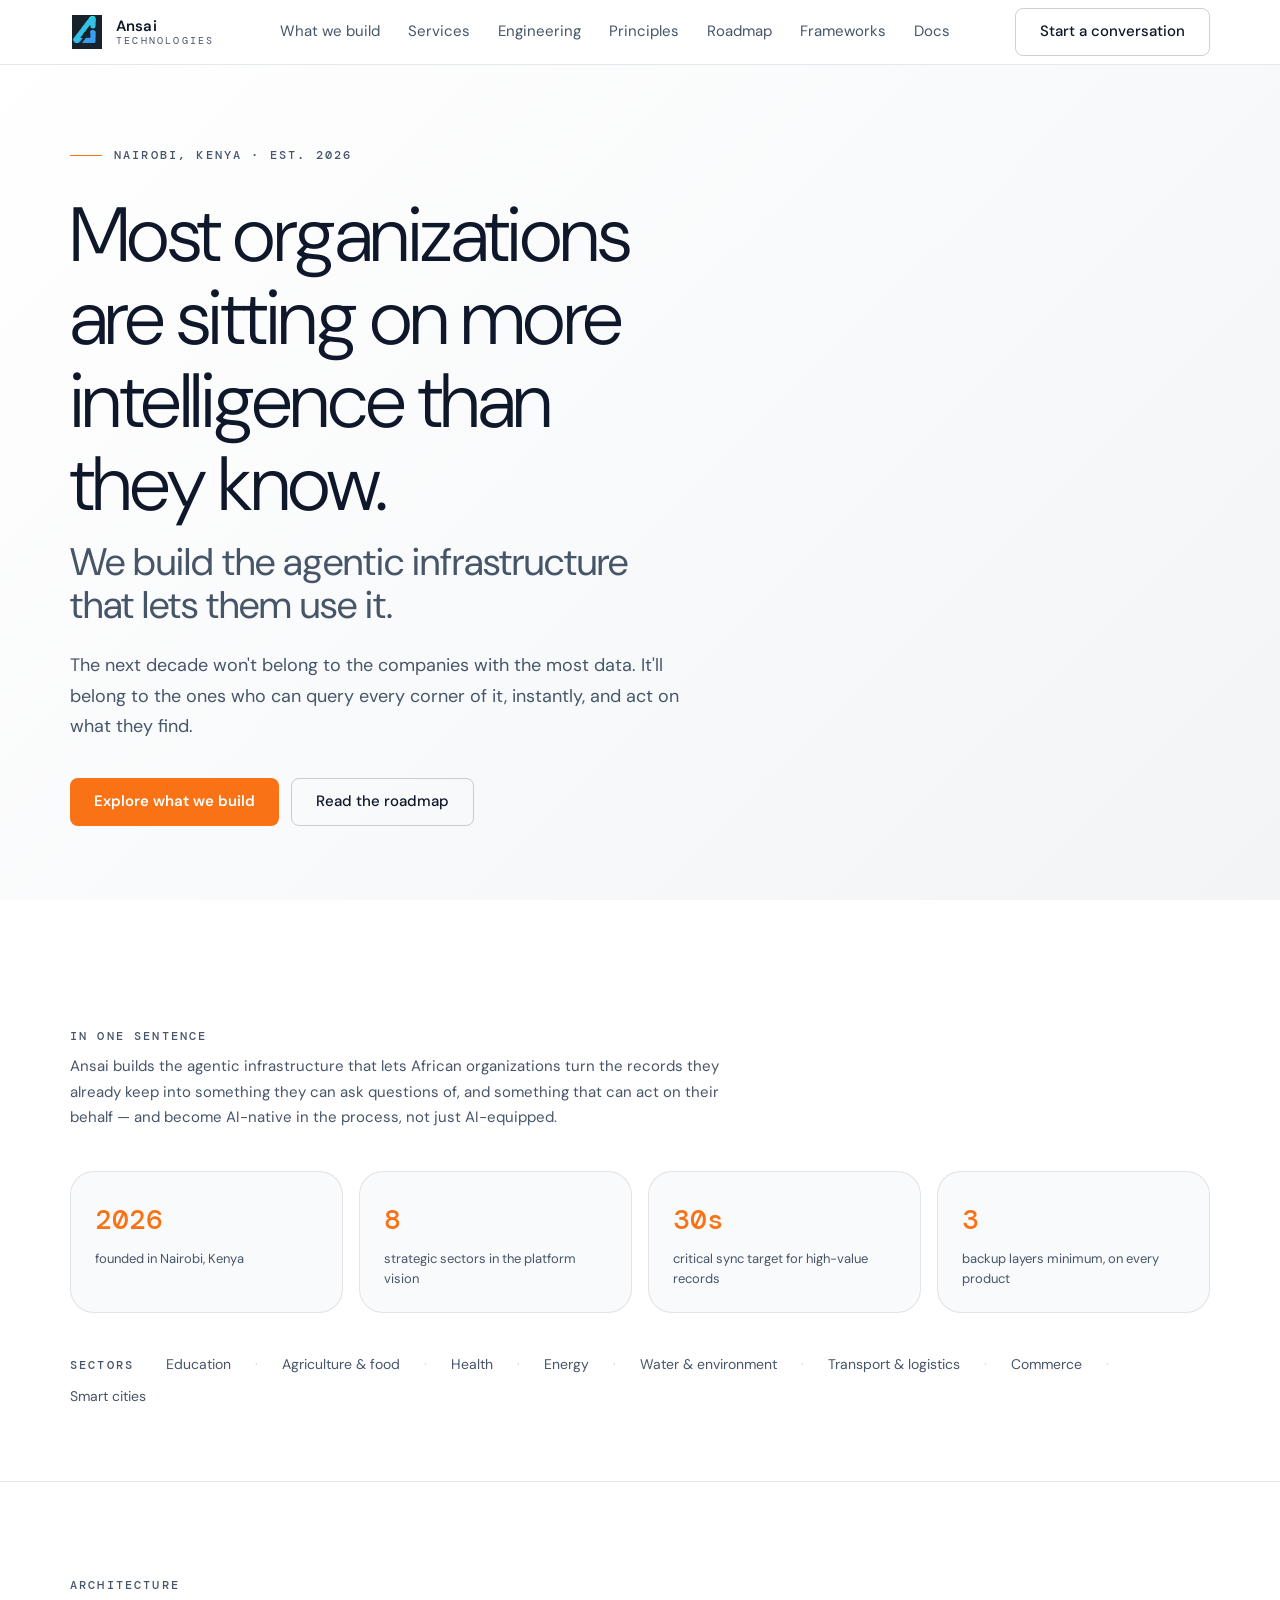
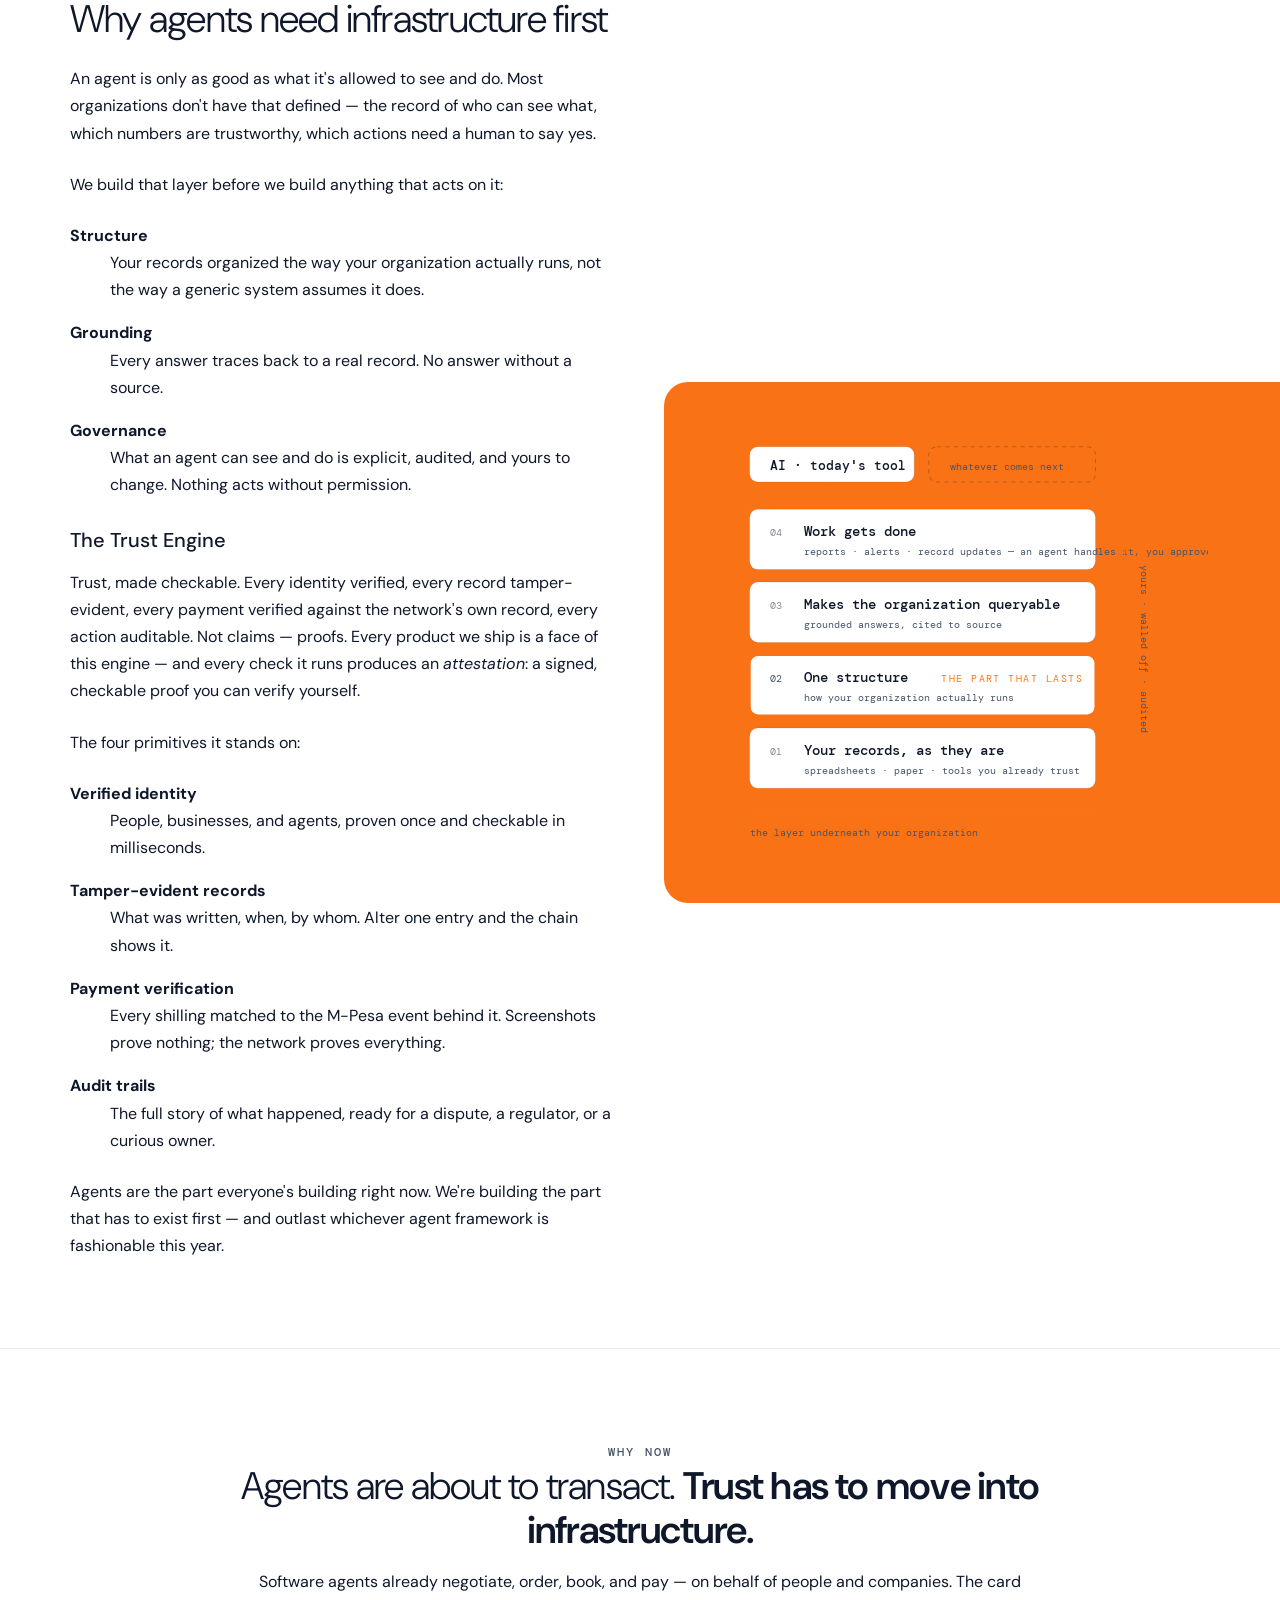
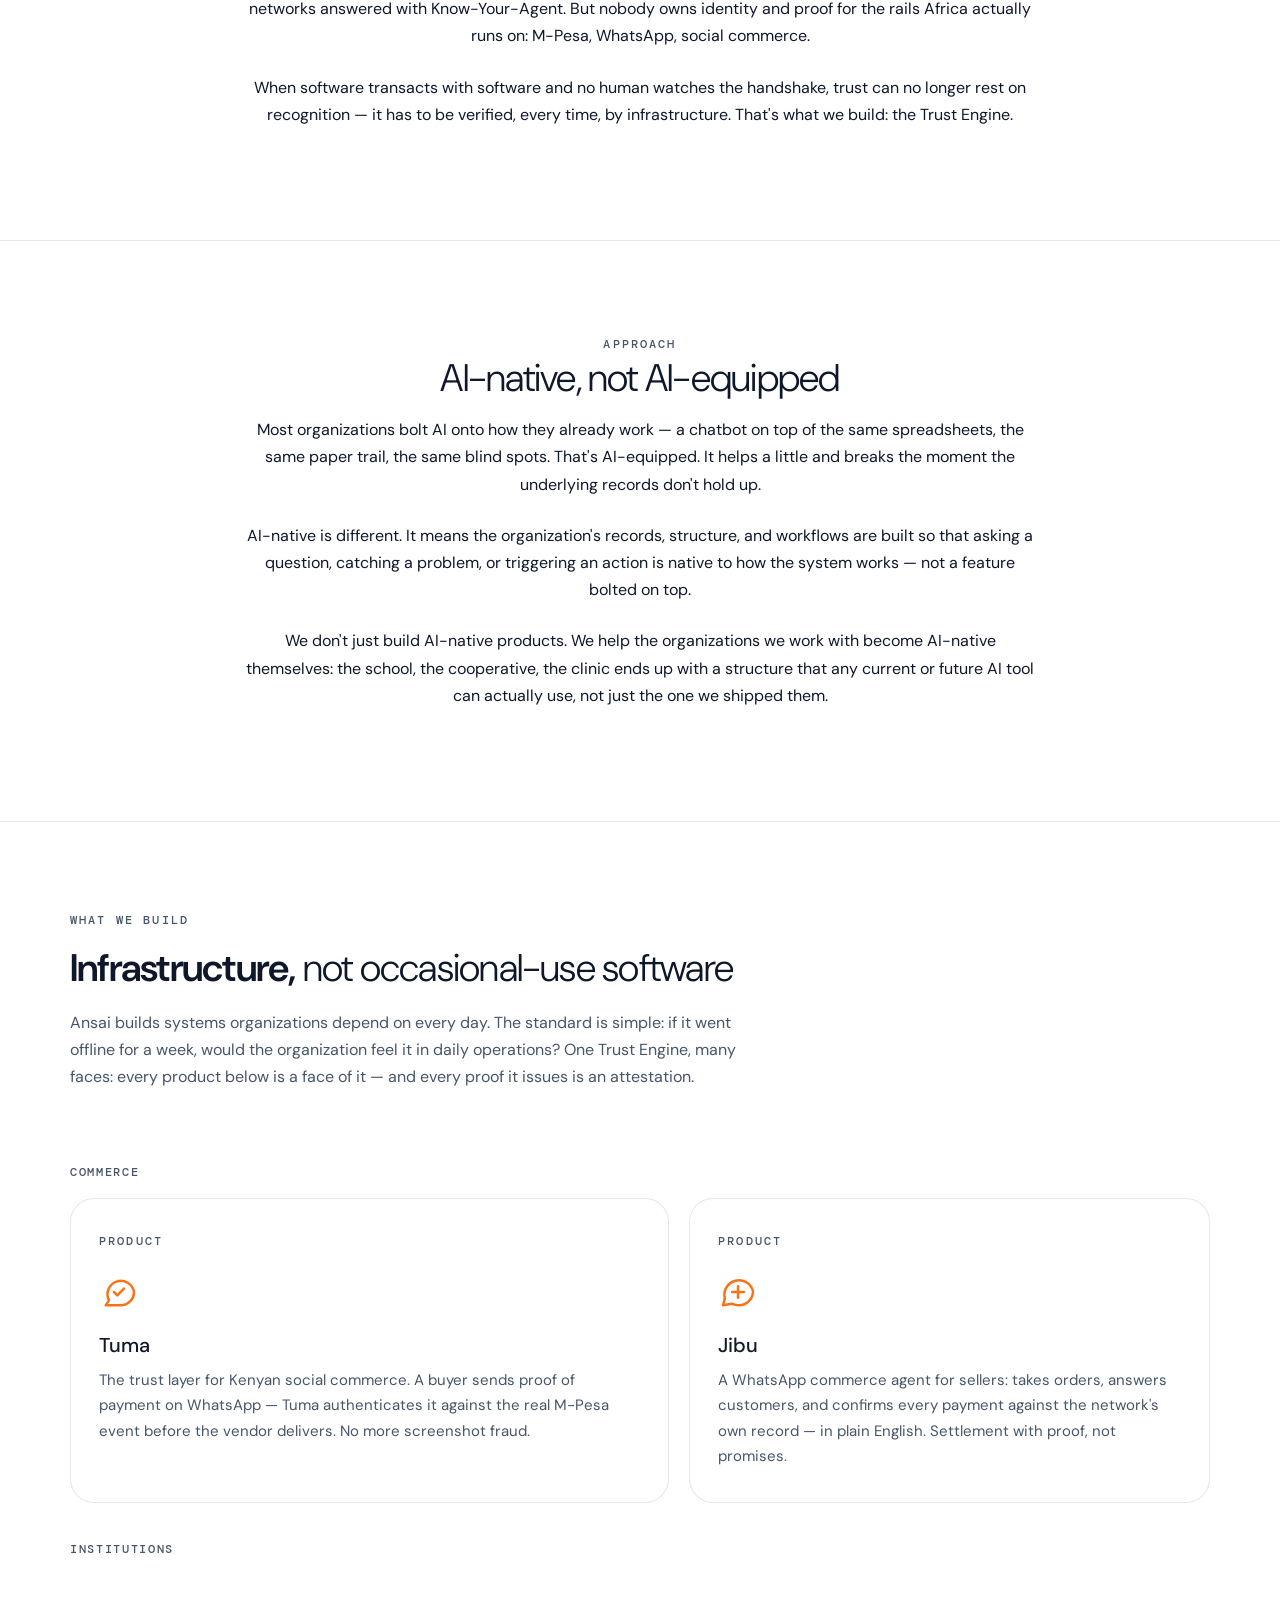
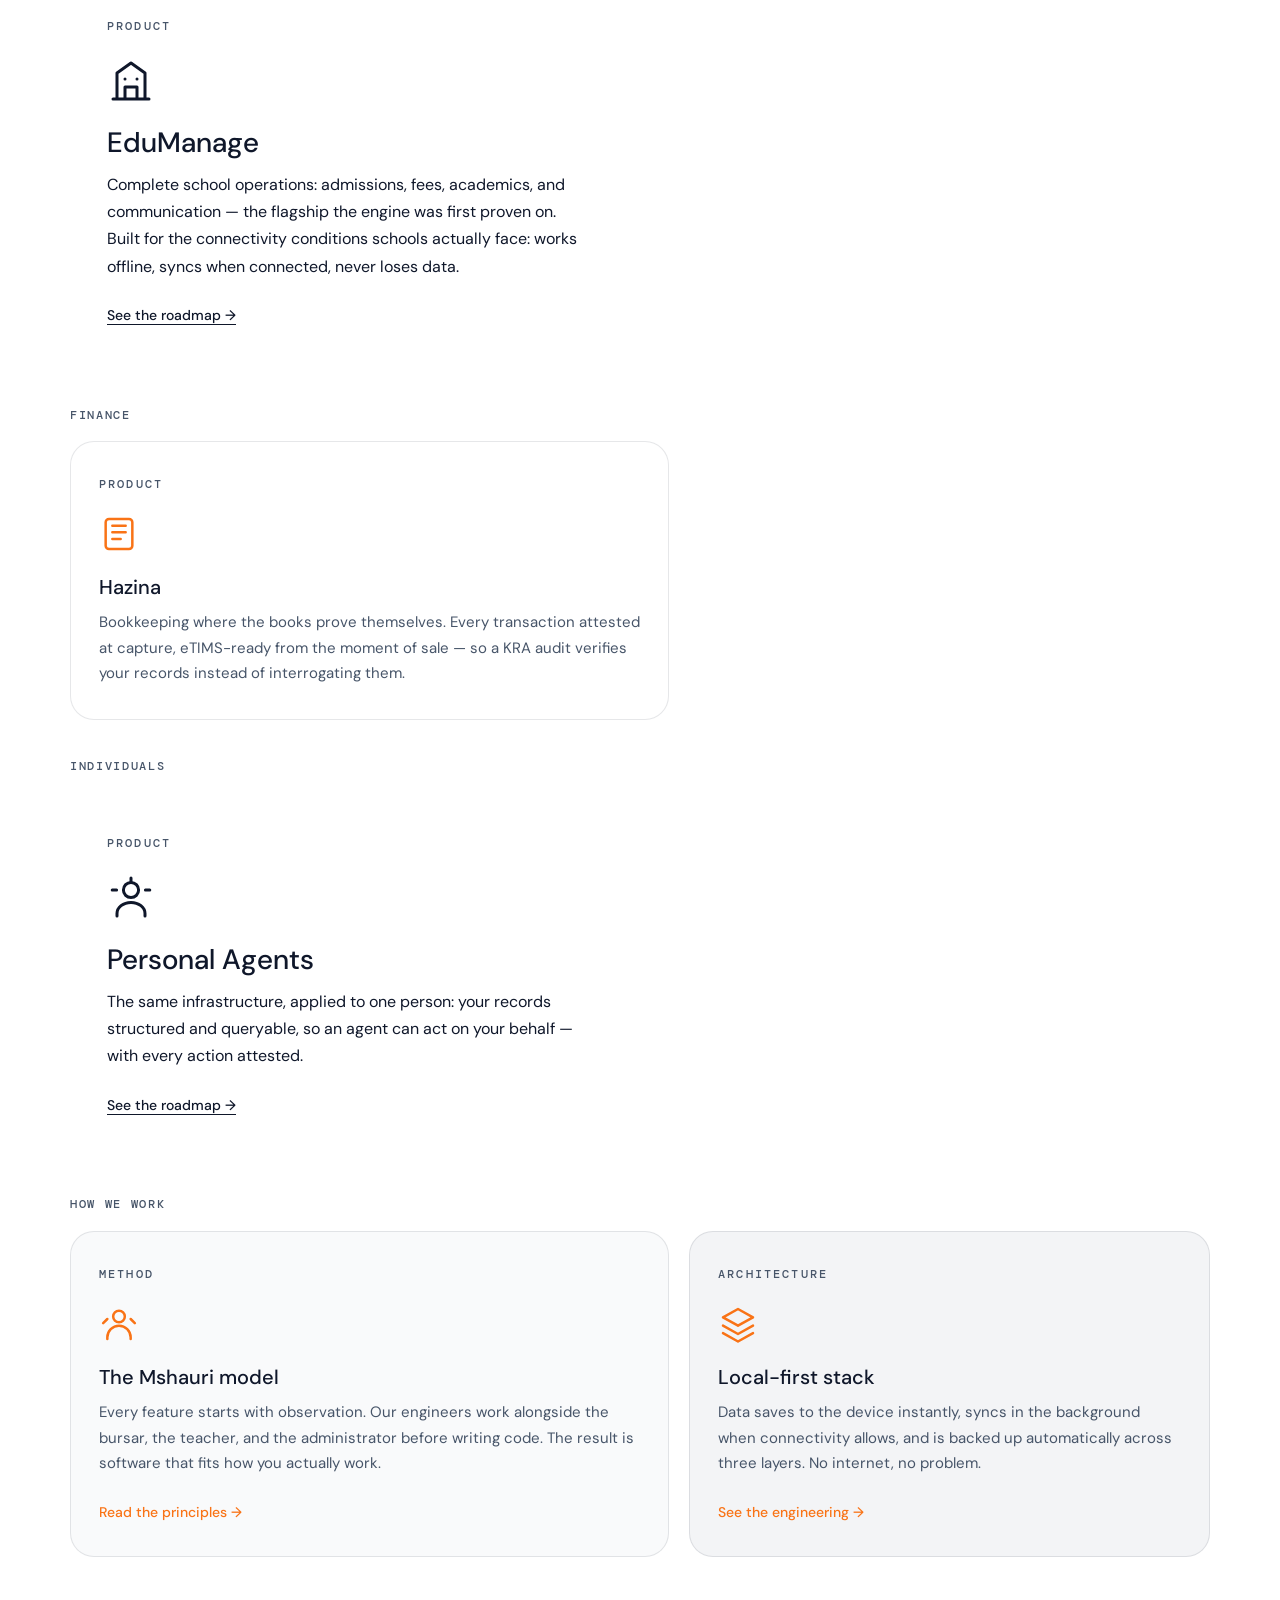
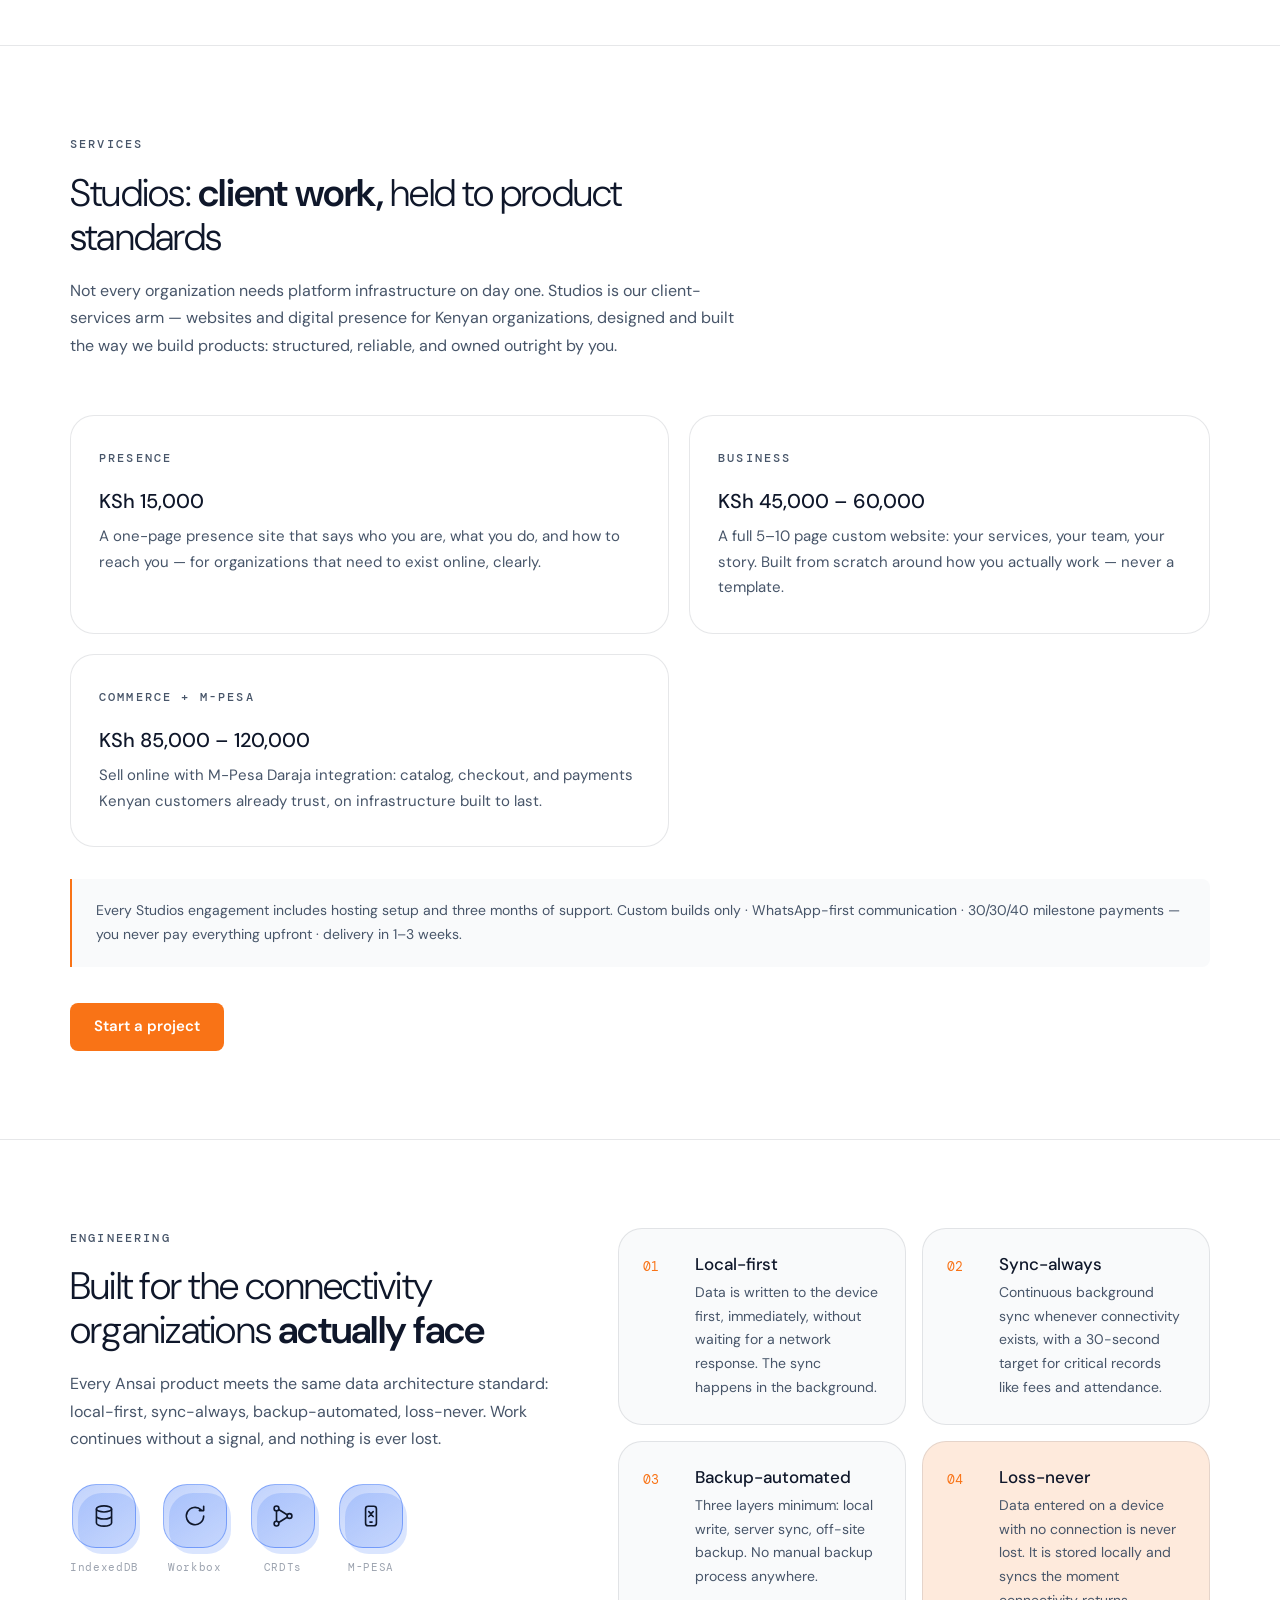
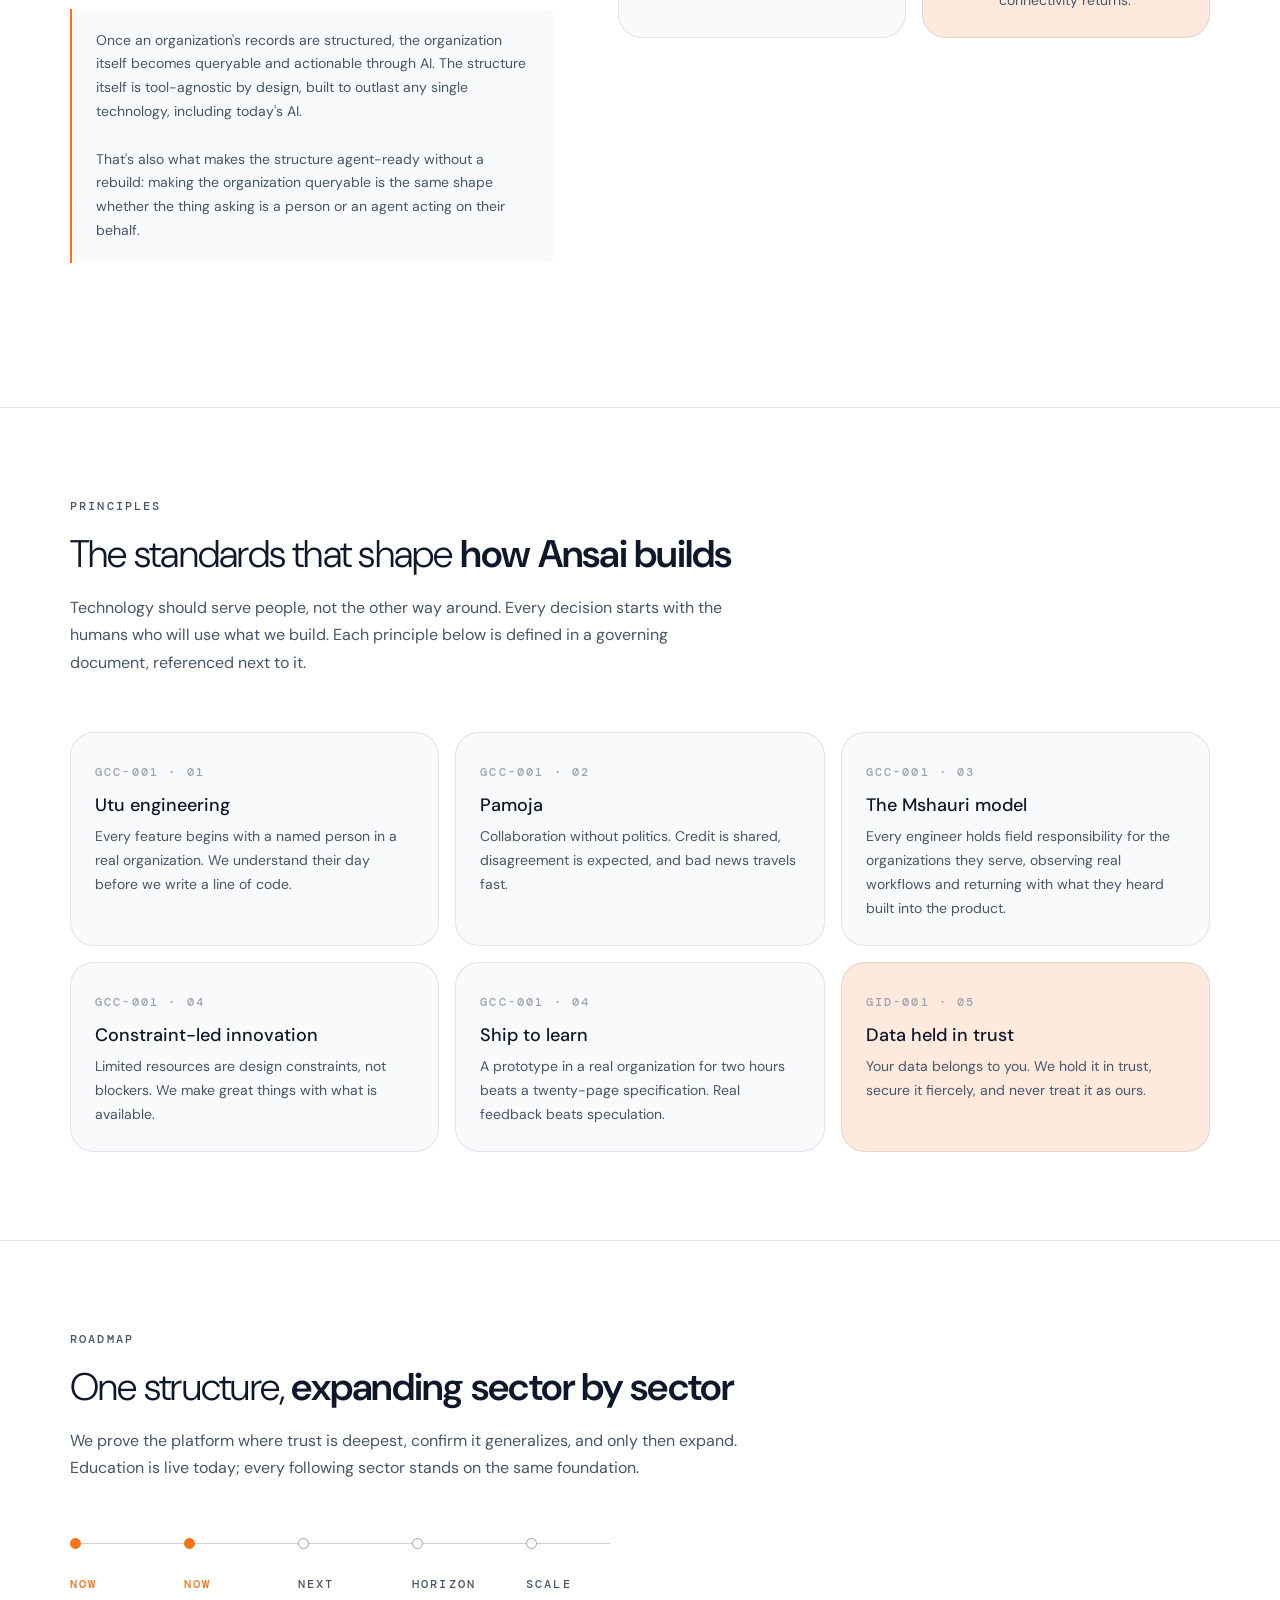
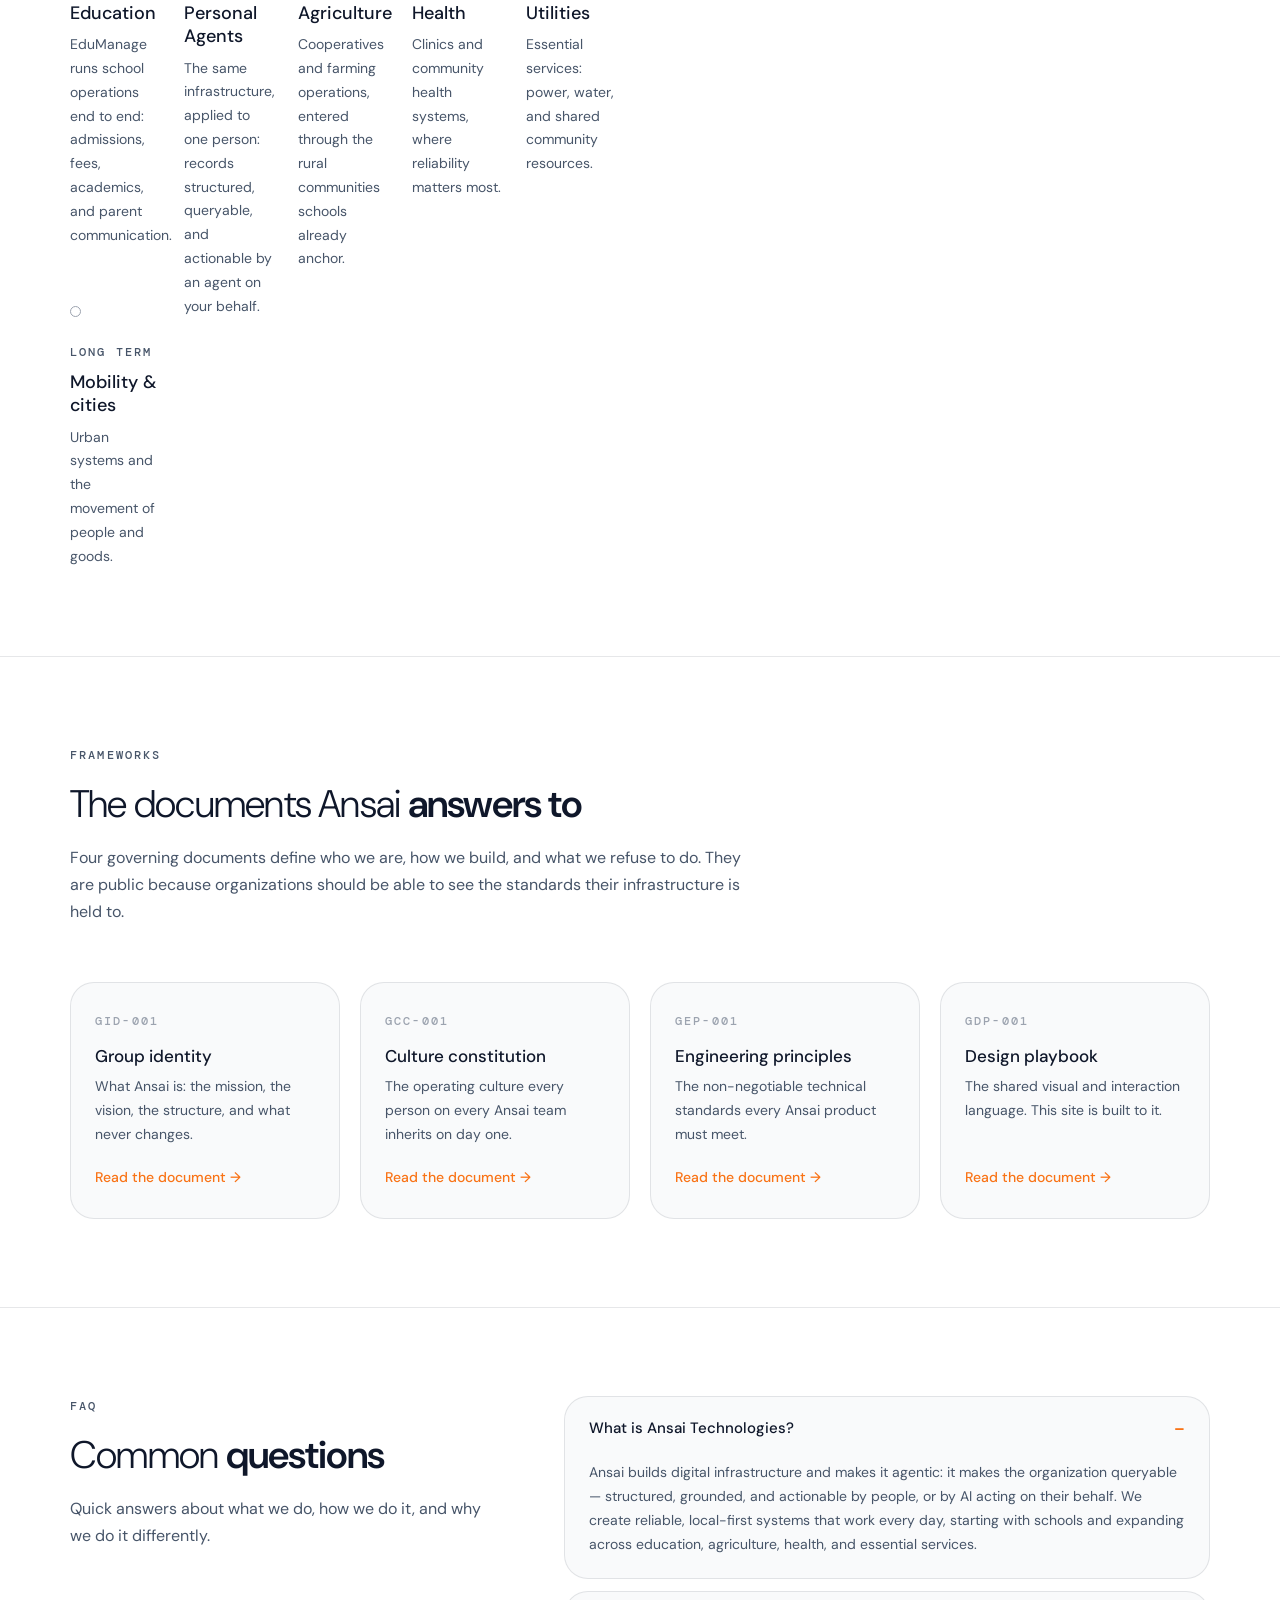
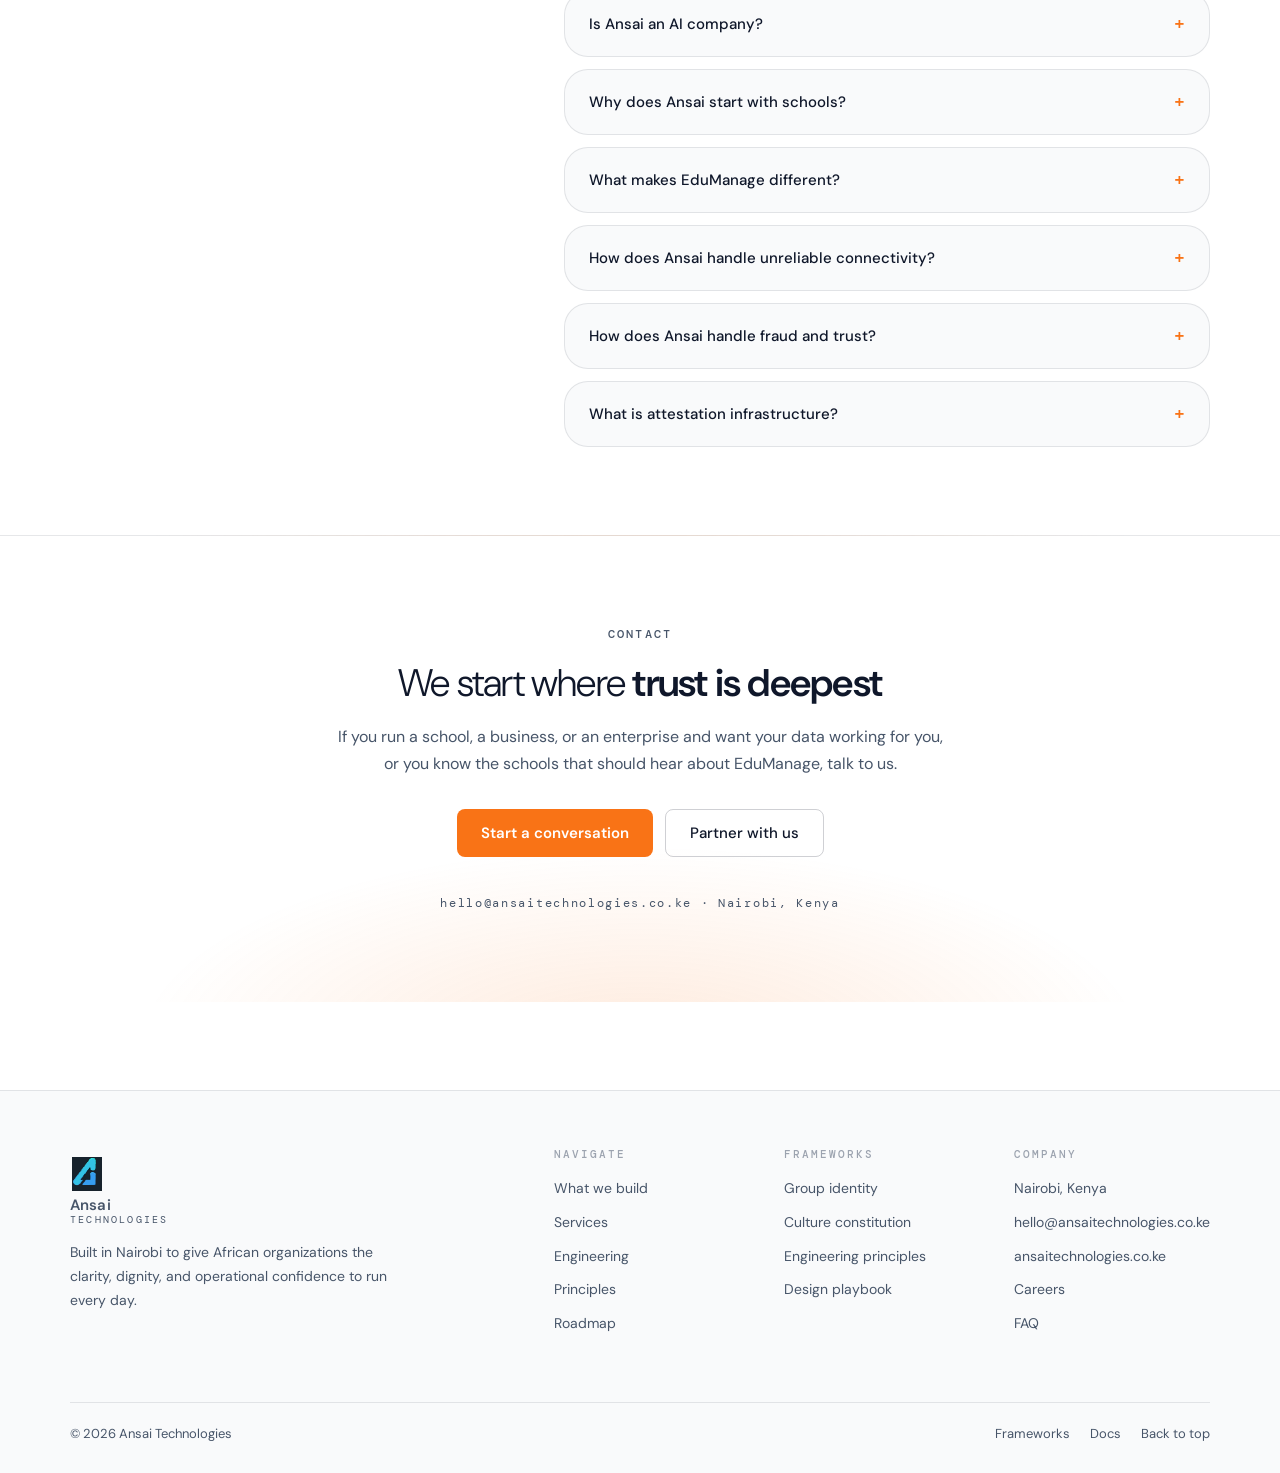
<file: index.html>
<!DOCTYPE html>
<html lang="en">
  <head>
    <meta charset="UTF-8" />
    <meta name="viewport" content="width=device-width, initial-scale=1.0" />
    <title>Ansai Technologies · Most organizations are sitting on more intelligence than they know. We build the infrastructure that lets them use it</title>
    <meta
      name="description"
      content="The next decades won't belong to the companies with the most data. It'll belong to the ones who can query every corner of it, instantly, and act on what they find."
    />
    <link rel="preconnect" href="https://fonts.googleapis.com" />
    <link rel="preconnect" href="https://fonts.gstatic.com" crossorigin />
    <link
      href="https://fonts.googleapis.com/css2?family=DM+Sans:wght@300;400;500;600&family=DM+Mono:wght@400;500&display=swap"
      rel="stylesheet"
    />
    <link rel="stylesheet" href="./styles.css" />
  </head>
  <body>
    <header class="site-header">
      <div class="container nav-wrap">
        <a class="brand" href="#top" aria-label="Ansai Technologies home">
          <img class="brand-logo" src="./ansai 1.svg" alt="Ansai" />
          <span class="brand-text">
            <strong>Ansai</strong>
            <span>Technologies</span>
          </span>
        </a>

        <button class="nav-toggle" type="button" aria-expanded="false" aria-controls="site-nav">
          <span></span>
          <span></span>
        </button>

        <nav class="site-nav" id="site-nav">
          <a href="#products">What we build</a>
          <a href="#services">Services</a>
          <a href="#engineering">Engineering</a>
          <a href="#principles">Principles</a>
          <a href="#roadmap">Roadmap</a>
          <a href="#frameworks">Frameworks</a>
          <a href="docs.html">Docs</a>
        </nav>

        <a class="header-cta button button-ghost" href="#contact">Start a conversation</a>
      </div>
    </header>

    <main id="top">
      <section class="hero">
        <div class="container hero-grid">
          <div class="hero-copy">
            <span class="hero-eyebrow mono-label">Nairobi, Kenya · est. 2026</span>
            <h1 class="display">
              Most organizations are sitting on more<br>
              intelligence than they know.
            </h1>
            <h2 class="display-sub">
              We build the agentic infrastructure that lets them use it.
            </h2>
            <p class="lead">
              The next decade won't belong to the companies with the most data.
              It'll belong to the ones who can query every corner of it,
              instantly, and act on what they find.
            </p>
            <div class="hero-actions">
              <a class="button button-primary" href="#products">Explore what we build</a>
              <a class="button button-ghost" href="#roadmap">Read the roadmap</a>
            </div>
          </div>
          </div>
      </section>

      <section class="hero-strip section">
        <div class="container">
          <div class="one-liner">
            <span class="mono-label">In one sentence</span>
            <p>
              Ansai builds the agentic infrastructure that lets African organizations turn the records they already keep into something they can ask questions of, and something that can act on their behalf — and become AI-native in the process, not just AI-equipped.
            </p>
          </div>

          <div class="proof-row">
            <div class="proof-item">
              <strong>2026</strong>
              <span>founded in Nairobi, Kenya</span>
            </div>
            <div class="proof-item">
              <strong>8</strong>
              <span>strategic sectors in the platform vision</span>
            </div>
            <div class="proof-item">
              <strong>30s</strong>
              <span>critical sync target for high-value records</span>
            </div>
            <div class="proof-item">
              <strong>3</strong>
              <span>backup layers minimum, on every product</span>
            </div>
          </div>

          <div class="sector-band" aria-label="Sectors in the platform vision">
            <span class="mono-label">Sectors</span>
            <span>Education</span>
            <span>Agriculture &amp; food</span>
            <span>Health</span>
            <span>Energy</span>
            <span>Water &amp; environment</span>
            <span>Transport &amp; logistics</span>
            <span>Commerce</span>
            <span>Smart cities</span>
          </div>
        </div>
      </section>

      <section class="section" id="architecture">
        <div class="container architecture-grid">
          <div class="architecture-copy">
            <span class="mono-label">Architecture</span>
            <h2 class="h1">Why agents need infrastructure first</h2>
            <p>
              An agent is only as good as what it's allowed to see and do. Most organizations
              don't have that defined — the record of who can see what, which numbers are
              trustworthy, which actions need a human to say yes.
            </p>
            <p>
              We build that layer before we build anything that acts on it:
            </p>
            <dl class="architecture-dl">
              <div>
                <dt><strong>Structure</strong></dt>
                <dd>Your records organized the way your organization actually runs, not the way a generic system assumes it does.</dd>
              </div>
              <div>
                <dt><strong>Grounding</strong></dt>
                <dd>Every answer traces back to a real record. No answer without a source.</dd>
              </div>
              <div>
                <dt><strong>Governance</strong></dt>
                <dd>What an agent can see and do is explicit, audited, and yours to change. Nothing acts without permission.</dd>
              </div>
            </dl>
            <div class="trust-engine-block">
              <h3>The Trust Engine</h3>
              <p>
                Trust, made checkable. Every identity verified, every record tamper-evident,
                every payment verified against the network's own record, every action
                auditable. Not claims — proofs. Every product we ship is a face of this
                engine — and every check it runs produces an <em>attestation</em>: a signed,
                checkable proof you can verify yourself.
              </p>
              <p>The four primitives it stands on:</p>
              <dl class="architecture-dl">
                <div>
                  <dt><strong>Verified identity</strong></dt>
                  <dd>People, businesses, and agents, proven once and checkable in milliseconds.</dd>
                </div>
                <div>
                  <dt><strong>Tamper-evident records</strong></dt>
                  <dd>What was written, when, by whom. Alter one entry and the chain shows it.</dd>
                </div>
                <div>
                  <dt><strong>Payment verification</strong></dt>
                  <dd>Every shilling matched to the M-Pesa event behind it. Screenshots prove nothing; the network proves everything.</dd>
                </div>
                <div>
                  <dt><strong>Audit trails</strong></dt>
                  <dd>The full story of what happened, ready for a dispute, a regulator, or a curious owner.</dd>
                </div>
              </dl>
            </div>
            <p>
              Agents are the part everyone's building right now. We're building the part
              that has to exist first — and outlast whichever agent framework is fashionable this year.
            </p>
          </div>
          <div class="hero-panel">
            <svg class="layer-diagram" viewBox="0 0 480 420" role="img" aria-labelledby="diagram-title">
              <title id="diagram-title">The Ansai structural layer: your records as they are, one structure, ask in plain language, work gets done, all walled off and audited, with AI as today's tool on top</title>

              <!-- Tools on top -->
              <g class="tenant">
                <rect x="40" y="16" width="158" height="34" rx="8" />
              </g>
              <text class="label-name" x="60" y="38" style="font-size: 12px">AI · today's tool</text>
              <g class="tenant-ghost">
                <rect x="212" y="16" width="160" height="34" rx="8" />
              </g>
              <text class="label-note" x="232" y="38">whatever comes next</text>
              <line class="rail" x1="119" y1="50" x2="119" y2="76" stroke-dasharray="2 3" />
              <line class="rail" x1="292" y1="50" x2="292" y2="76" stroke-dasharray="2 3" />

              <!-- Work gets done -->
              <g class="slab">
                <rect x="40" y="76" width="332" height="58" rx="8" />
              </g>
              <text class="label-index" x="60" y="102">04</text>
              <text class="label-name" x="92" y="102">Work gets done</text>
              <text class="label-note" x="92" y="120">reports · alerts · record updates — an agent handles it, you approve it</text>

              <!-- Makes the organization queryable -->
              <g class="slab">
                <rect x="40" y="146" width="332" height="58" rx="8" />
              </g>
              <text class="label-index" x="60" y="172">03</text>
              <text class="label-name" x="92" y="172">Makes the organization queryable</text>
              <text class="label-note" x="92" y="190">grounded answers, cited to source</text>

              <!-- One structure -->
              <g class="slab slab-highlight">
                <rect x="40" y="216" width="332" height="58" rx="8" />
              </g>
              <text class="label-index on-white-note" x="60" y="242">02</text>
              <text class="label-name on-white" x="92" y="242">One structure</text>
              <text class="on-white-note" x="92" y="260">how your organization actually runs</text>
              <text class="label-accent" x="360" y="242" text-anchor="end">THE PART THAT LASTS</text>

              <!-- Your records -->
              <g class="slab">
                <rect x="40" y="286" width="332" height="58" rx="8" />
              </g>
              <text class="label-index" x="60" y="312">01</text>
              <text class="label-name" x="92" y="312">Your records, as they are</text>
              <text class="label-note" x="92" y="330">spreadsheets · paper · tools you already trust</text>

              <!-- Trust rail -->
              <path class="rail" d="M 388 76 h 12 v 268 h -12" />
              <g transform="rotate(90 416 210)">
                <text class="label-note" x="416" y="210" text-anchor="middle">yours · walled off · audited</text>
              </g>

              <!-- Ground -->
              <line class="rail" x1="40" y1="368" x2="372" y2="368" opacity="0.4" />
              <text class="label-note" x="40" y="390">the layer underneath your organization</text>
            </svg>
          </div>
        
        </div>
      </section>

      <section class="section" id="why-now">
        <div class="container ai-native-container">
          <span class="mono-label">Why now</span>
          <h2 class="h1">Agents are about to transact. <strong>Trust has to move into infrastructure.</strong></h2>
          <p>
            Software agents already negotiate, order, book, and pay — on behalf of people
            and companies. The card networks answered with Know-Your-Agent. But nobody owns
            identity and proof for the rails Africa actually runs on: M-Pesa, WhatsApp,
            social commerce.
          </p>
          <p>
            When software transacts with software and no human watches the handshake, trust
            can no longer rest on recognition — it has to be verified, every time, by
            infrastructure. That's what we build: the Trust Engine.
          </p>
        </div>
      </section>

      <section class="section" id="ai-native">
        <div class="container ai-native-container">
          <span class="mono-label">Approach</span>
          <h2 class="h1">AI-native, not AI-equipped</h2>
          <p>
            Most organizations bolt AI onto how they already work — a chatbot on top of the
            same spreadsheets, the same paper trail, the same blind spots. That's AI-equipped.
            It helps a little and breaks the moment the underlying records don't hold up.
          </p>
          <p>
            AI-native is different. It means the organization's records, structure, and
            workflows are built so that asking a question, catching a problem, or triggering
            an action is native to how the system works — not a feature bolted on top.
          </p>
          <p>
            We don't just build AI-native products. We help the organizations we work with
            become AI-native themselves: the school, the cooperative, the clinic ends up
            with a structure that any current or future AI tool can actually use, not just
            the one we shipped them.
          </p>
        </div>
      </section>


      <section class="section" id="products">
        <div class="container">
          <div class="section-heading">
            <span class="mono-label">What we build</span>
            <h2 class="h1"><strong>Infrastructure,</strong> not occasional-use software</h2>
            <p>
              Ansai builds systems organizations depend on every day. The standard is simple: if it
              went offline for a week, would the organization feel it in daily operations? One Trust
              Engine, many faces: every product below is a face of it — and every proof it issues
              is an attestation.
            </p>
          </div>

          <div class="bento">
            <span class="mono-label bento-group">Commerce</span>

            <article class="bento-cell">
              <span class="mono-label">Product</span>
              <div class="build-icon" aria-hidden="true">
                <svg viewBox="0 0 24 24">
                  <path d="M21 12a8 8 0 0 1-8 8H4l2-3a8 8 0 1 1 15-5Z" />
                  <path d="m9 12 2 2 4-4" />
                </svg>
              </div>
              <h3>Tuma</h3>
              <p>
                The trust layer for Kenyan social commerce. A buyer sends proof of payment on
                WhatsApp — Tuma authenticates it against the real M-Pesa event before the
                vendor delivers. No more screenshot fraud.
              </p>
            </article>

            <article class="bento-cell">
              <span class="mono-label">Product</span>
              <div class="build-icon" aria-hidden="true">
                <svg viewBox="0 0 24 24">
                  <path d="M21 11.5a8.5 8.5 0 0 1-8.5 8.5c-1.5 0-3-.4-4.2-1L3 20l1.1-4.2A8.5 8.5 0 1 1 21 11.5Z" />
                  <path d="M8.5 12h7M12 8.5v7" />
                </svg>
              </div>
              <h3>Jibu</h3>
              <p>
                A WhatsApp commerce agent for sellers: takes orders, answers customers, and
                confirms every payment against the network's own record — in plain English.
                Settlement with proof, not promises.
              </p>
            </article>

            <span class="mono-label bento-group">Institutions</span>

            <article class="bento-cell bento-featured">
              <span class="mono-label">Product</span>
              <div class="build-icon" aria-hidden="true">
                <svg viewBox="0 0 24 24">
                  <path d="M3 21h18M5 21V8l7-5 7 5v13M9 21v-6h6v6M9 11h.01M15 11h.01" />
                </svg>
              </div>
              <h3>EduManage</h3>
              <p>
                Complete school operations: admissions, fees, academics, and communication —
                the flagship the engine was first proven on. Built for the connectivity
                conditions schools actually face: works offline, syncs when connected, never
                loses data.
              </p>
              <a class="cell-link" href="#roadmap">See the roadmap →</a>
            </article>

            <span class="mono-label bento-group">Finance</span>

            <article class="bento-cell">
              <span class="mono-label">Product</span>
              <div class="build-icon" aria-hidden="true">
                <svg viewBox="0 0 24 24">
                  <rect x="4" y="3" width="16" height="18" rx="2" />
                  <path d="M8 7h8M8 11h8M8 15h5" />
                </svg>
              </div>
              <h3>Hazina</h3>
              <p>
                Bookkeeping where the books prove themselves. Every transaction attested at
                capture, eTIMS-ready from the moment of sale — so a KRA audit verifies your
                records instead of interrogating them.
              </p>
            </article>

            <span class="mono-label bento-group">Individuals</span>

            <article class="bento-cell bento-featured">
              <span class="mono-label">Product</span>
              <div class="build-icon" aria-hidden="true">
                <svg viewBox="0 0 24 24">
                  <circle cx="12" cy="8" r="3.8" />
                  <path d="M5 21v-1.2c0-3.1 3.1-5.6 7-5.6s7 2.5 7 5.6V21" />
                  <path d="M12 2v2.2M4.8 8H2.6M21.4 8h-2.2" />
                </svg>
              </div>
              <h3>Personal Agents</h3>
              <p>
                The same infrastructure, applied to one person: your records structured and
                queryable, so an agent can act on your behalf — with every action attested.
              </p>
              <a class="cell-link" href="#roadmap">See the roadmap →</a>
            </article>

            <span class="mono-label bento-group">How we work</span>

            <article class="bento-cell bento-tint">
              <span class="mono-label">Method</span>
              <div class="build-icon" aria-hidden="true">
                <svg viewBox="0 0 24 24">
                  <circle cx="12" cy="7.5" r="3.5" />
                  <path d="M5 21v-1a7 7 0 0 1 14 0v1M2.5 11.5 5 9M21.5 11.5 19 9" />
                </svg>
              </div>
              <h3>The Mshauri model</h3>
              <p>
                Every feature starts with observation. Our engineers work alongside the bursar, the
                teacher, and the administrator before writing code. The result is software that
                fits how you actually work.
              </p>
              <a class="cell-link" href="#principles">Read the principles →</a>
            </article>

            <article class="bento-cell bento-neutral">
              <span class="mono-label">Architecture</span>
              <div class="build-icon" aria-hidden="true">
                <svg viewBox="0 0 24 24">
                  <path d="m12 3 9 5-9 5-9-5 9-5ZM3 13l9 5 9-5M3 17.5l9 5 9-5" />
                </svg>
              </div>
              <h3>Local-first stack</h3>
              <p>
                Data saves to the device instantly, syncs in the background when connectivity
                allows, and is backed up automatically across three layers. No internet, no
                problem.
              </p>
              <a class="cell-link" href="#engineering">See the engineering →</a>
            </article>
          </div>
        </div>
      </section>

      <section class="section" id="services">
        <div class="container">
          <div class="section-heading">
            <span class="mono-label">Services</span>
            <h2 class="h1">Studios: <strong>client work,</strong> held to product standards</h2>
            <p>
              Not every organization needs platform infrastructure on day one. Studios is our
              client-services arm — websites and digital presence for Kenyan organizations,
              designed and built the way we build products: structured, reliable, and owned
              outright by you.
            </p>
          </div>

          <div class="bento">
            <article class="bento-cell">
              <span class="mono-label">Presence</span>
              <h3>KSh 15,000</h3>
              <p>
                A one-page presence site that says who you are, what you do, and how to reach
                you — for organizations that need to exist online, clearly.
              </p>
            </article>

            <article class="bento-cell">
              <span class="mono-label">Business</span>
              <h3>KSh 45,000 – 60,000</h3>
              <p>
                A full 5–10 page custom website: your services, your team, your story. Built
                from scratch around how you actually work — never a template.
              </p>
            </article>

            <article class="bento-cell">
              <span class="mono-label">Commerce + M-Pesa</span>
              <h3>KSh 85,000 – 120,000</h3>
              <p>
                Sell online with M-Pesa Daraja integration: catalog, checkout, and payments
                Kenyan customers already trust, on infrastructure built to last.
              </p>
            </article>
          </div>

          <div class="eng-note">
            <p>
              Every Studios engagement includes hosting setup and three months of support.
              Custom builds only · WhatsApp-first communication · 30/30/40 milestone payments —
              you never pay everything upfront · delivery in 1–3 weeks.
            </p>
          </div>

          <div class="hero-actions">
            <a class="button button-primary" href="mailto:hello@ansaitechnologies.co.ke">Start a project</a>
          </div>
        </div>
      </section>

      <section class="section" id="engineering">
        <div class="container eng-grid">
          <div class="section-heading compact">
            <span class="mono-label">Engineering</span>
            <h2 class="h1">Built for the connectivity organizations <strong>actually face</strong></h2>
            <p>
              Every Ansai product meets the same data architecture standard: local-first,
              sync-always, backup-automated, loss-never. Work continues without a signal, and
              nothing is ever lost.
            </p>
            <div class="glass-row" aria-label="Core technologies">
              <div class="glass-icon">
                <div class="gi-tile" aria-hidden="true">
                  <svg viewBox="0 0 24 24">
                    <ellipse cx="12" cy="5.5" rx="7" ry="2.8" />
                    <path d="M5 5.5v13c0 1.5 3.1 2.8 7 2.8s7-1.3 7-2.8v-13M5 12c0 1.5 3.1 2.8 7 2.8s7-1.3 7-2.8" />
                  </svg>
                </div>
                <span>IndexedDB</span>
              </div>
              <div class="glass-icon">
                <div class="gi-tile" aria-hidden="true">
                  <svg viewBox="0 0 24 24">
                    <path d="M20 12a8 8 0 1 1-2.4-5.7M20 3v4h-4" />
                  </svg>
                </div>
                <span>Workbox</span>
              </div>
              <div class="glass-icon">
                <div class="gi-tile" aria-hidden="true">
                  <svg viewBox="0 0 24 24">
                    <circle cx="6" cy="5" r="2.2" />
                    <circle cx="6" cy="19" r="2.2" />
                    <circle cx="18" cy="12" r="2.2" />
                    <path d="M6 7.2v9.6M8 6l7.8 4.8M8 18l7.8-4.8" />
                  </svg>
                </div>
                <span>CRDTs</span>
              </div>
              <div class="glass-icon">
                <div class="gi-tile" aria-hidden="true">
                  <svg viewBox="0 0 24 24">
                    <rect x="7" y="3" width="10" height="18" rx="2.4" />
                    <path d="M11 17.6h2M10 8l2 2 2-2M14 12.5l-2-2-2 2" />
                  </svg>
                </div>
                <span>M-PESA</span>
              </div>
            </div>
            <div class="eng-note">
              <p>
                Once an organization's records are structured, the organization itself becomes
                queryable and actionable through AI. The structure itself is tool-agnostic by
                design, built to outlast any single technology, including today's AI.<br><br>
                That's also what makes the structure agent-ready without a rebuild: making the
                organization queryable is the same shape whether the thing asking is a person or
                an agent acting on their behalf.
              </p>
            </div>
          </div>

          <div class="eng-stack">
            <div class="eng-step">
              <span class="step-index">01</span>
              <div>
                <h3>Local-first</h3>
                <p>
                  Data is written to the device first, immediately, without waiting for a network
                  response. The sync happens in the background.
                </p>
              </div>
            </div>
            <div class="eng-step">
              <span class="step-index">02</span>
              <div>
                <h3>Sync-always</h3>
                <p>
                  Continuous background sync whenever connectivity exists, with a 30-second target
                  for critical records like fees and attendance.
                </p>
              </div>
            </div>
            <div class="eng-step">
              <span class="step-index">03</span>
              <div>
                <h3>Backup-automated</h3>
                <p>
                  Three layers minimum: local write, server sync, off-site backup. No manual backup
                  process anywhere.
                </p>
              </div>
            </div>
            <div class="eng-step tint">
              <span class="step-index">04</span>
              <div>
                <h3>Loss-never</h3>
                <p>
                  Data entered on a device with no connection is never lost. It is stored locally
                  and syncs the moment connectivity returns.
                </p>
              </div>
            </div>
          </div>
        </div>
      </section>

      <section class="section" id="principles">
        <div class="container">
          <div class="section-heading">
            <span class="mono-label">Principles</span>
            <h2 class="h1">The standards that shape <strong>how Ansai builds</strong></h2>
            <p>
              Technology should serve people, not the other way around. Every decision starts with
              the humans who will use what we build. Each principle below is defined in a governing
              document, referenced next to it.
            </p>
          </div>

          <div class="principles-grid">
            <article class="principle">
              <span class="mono-label">GCC-001 · 01</span>
              <h3>Utu engineering</h3>
              <p>
                Every feature begins with a named person in a real organization. We understand
                their day before we write a line of code.
              </p>
            </article>
            <article class="principle">
              <span class="mono-label">GCC-001 · 02</span>
              <h3>Pamoja</h3>
              <p>
                Collaboration without politics. Credit is shared, disagreement is expected, and bad
                news travels fast.
              </p>
            </article>
            <article class="principle">
              <span class="mono-label">GCC-001 · 03</span>
              <h3>The Mshauri model</h3>
              <p>
                Every engineer holds field responsibility for the organizations they serve,
                observing real workflows and returning with what they heard built into the product.
              </p>
            </article>
            <article class="principle">
              <span class="mono-label">GCC-001 · 04</span>
              <h3>Constraint-led innovation</h3>
              <p>
                Limited resources are design constraints, not blockers. We make great things with
                what is available.
              </p>
            </article>
            <article class="principle">
              <span class="mono-label">GCC-001 · 04</span>
              <h3>Ship to learn</h3>
              <p>
                A prototype in a real organization for two hours beats a twenty-page specification.
                Real feedback beats speculation.
              </p>
            </article>
            <article class="principle tint">
              <span class="mono-label">GID-001 · 05</span>
              <h3>Data held in trust</h3>
              <p>
                Your data belongs to you. We hold it in trust, secure it fiercely, and never treat
                it as ours.
              </p>
            </article>
          </div>
        </div>
      </section>

      <section class="section" id="roadmap">
        <div class="container">
          <div class="section-heading">
            <span class="mono-label">Roadmap</span>
            <h2 class="h1">One structure, <strong>expanding sector by sector</strong></h2>
            <p>
              We prove the platform where trust is deepest, confirm it generalizes, and only then
              expand. Education is live today; every following sector stands on the same
              foundation.
            </p>
          </div>

          <div class="roadmap-grid">
          <div class="timeline">
            <div class="timeline-stage is-active">
              <span class="mono-label">Now</span>
              <h3>Education</h3>
              <p>
                EduManage runs school operations end to end: admissions, fees, academics, and
                parent communication.
              </p>
            </div>
            <div class="timeline-stage is-active">
              <span class="mono-label">Now</span>
              <h3>Personal Agents</h3>
              <p>
                The same infrastructure, applied to one person: records structured, queryable, and
                actionable by an agent on your behalf.
              </p>
            </div>
            <div class="timeline-stage">
              <span class="mono-label">Next</span>
              <h3>Agriculture</h3>
              <p>
                Cooperatives and farming operations, entered through the rural communities schools
                already anchor.
              </p>
            </div>
            <div class="timeline-stage">
              <span class="mono-label">Horizon</span>
              <h3>Health</h3>
              <p>Clinics and community health systems, where reliability matters most.</p>
            </div>
            <div class="timeline-stage">
              <span class="mono-label">Scale</span>
              <h3>Utilities</h3>
              <p>Essential services: power, water, and shared community resources.</p>
            </div>
            <div class="timeline-stage">
              <span class="mono-label">Long term</span>
              <h3>Mobility &amp; cities</h3>
              <p>Urban systems and the movement of people and goods.</p>
            </div>
          </div>
        </div>
        </div>
      </section>

      <section class="section" id="frameworks">
        <div class="container">
          <div class="section-heading">
            <span class="mono-label">Frameworks</span>
            <h2 class="h1">The documents Ansai <strong>answers to</strong></h2>
            <p>
              Four governing documents define who we are, how we build, and what we refuse to do.
              They are public because organizations should be able to see the standards their
              infrastructure is held to.
            </p>
          </div>

          <div class="framework-grid">
            <a class="framework-card" href="./frameworks/group-identity.html">
              <span class="mono-label">GID-001</span>
              <h3>Group identity</h3>
              <p>What Ansai is: the mission, the vision, the structure, and what never changes.</p>
              <span class="read-link">Read the document →</span>
            </a>
            <a class="framework-card" href="./frameworks/culture-constitution.html">
              <span class="mono-label">GCC-001</span>
              <h3>Culture constitution</h3>
              <p>The operating culture every person on every Ansai team inherits on day one.</p>
              <span class="read-link">Read the document →</span>
            </a>
            <a class="framework-card" href="./frameworks/engineering-principles.html">
              <span class="mono-label">GEP-001</span>
              <h3>Engineering principles</h3>
              <p>The non-negotiable technical standards every Ansai product must meet.</p>
              <span class="read-link">Read the document →</span>
            </a>
            <a class="framework-card" href="./frameworks/design-playbook.html">
              <span class="mono-label">GDP-001</span>
              <h3>Design playbook</h3>
              <p>The shared visual and interaction language. This site is built to it.</p>
              <span class="read-link">Read the document →</span>
            </a>
          </div>
        </div>
      </section>

      <section class="section" id="faq">
        <div class="container faq-grid">
          <div class="section-heading compact">
            <span class="mono-label">FAQ</span>
            <h2 class="h1">Common <strong>questions</strong></h2>
            <p>Quick answers about what we do, how we do it, and why we do it differently.</p>
          </div>

          <div class="faq-list">
            <details open>
              <summary>What is Ansai Technologies?</summary>
              <p>
                Ansai builds digital infrastructure and makes it agentic: it makes the organization
                queryable — structured, grounded, and actionable by people, or by AI acting on their
                behalf. We create reliable, local-first systems that work every day, starting with
                schools and expanding across education, agriculture, health, and essential services.
              </p>
            </details>
            <details>
              <summary>Is Ansai an AI company?</summary>
              <p>
                No. Ansai builds the structural layer underneath an organization: the part that
                captures how it actually operates. AI is the most useful tool currently standing on
                that structure, making an organization's data queryable and actionable. The
                structure itself is designed to outlast any single technology, including today's
                AI.
              </p>
            </details>
            <details>
              <summary>Why does Ansai start with schools?</summary>
              <p>
                Schools are among the most demanding operational environments, managing students,
                staff, finances, communication, and compliance all at once. If our infrastructure
                holds in a school, it can serve almost any organization. Education is also where
                trust is deepest: every community depends on its schools.
              </p>
            </details>
            <details>
              <summary>What makes EduManage different?</summary>
              <p>
                EduManage is built local-first: it works offline and syncs when connected. It
                integrates M-PESA natively, runs on any device, and is designed for the
                connectivity conditions schools actually face. Every feature prioritizes
                reliability over novelty.
              </p>
            </details>
            <details>
              <summary>How does Ansai handle unreliable connectivity?</summary>
              <p>
                Data is stored on-device first using IndexedDB, syncs automatically with CRDTs for
                conflict resolution, and is backed up across three layers. A 30-second sync target
                moves critical records to the server as soon as connectivity returns.
              </p>
            </details>
            <details>
              <summary>How does Ansai handle fraud and trust?</summary>
              <p>
                We don't detect fraud after the fact — we make the fraud structurally
                pointless. Identities are verified once and attested. Payments are matched
                to the M-Pesa event behind them, never to screenshots. Records are
                tamper-evident, so disputes resolve against proof, not memory.
              </p>
            </details>
            <details>
              <summary>What is attestation infrastructure?</summary>
              <p>
                The engineering name for what we build: "Trust Engine" is the product
                language; attestation infrastructure is what's underneath. Systems that
                produce checkable evidence — of who someone is, of what was agreed, of what
                was paid, of what happened. Every proof the engine issues is called an
                <em>attestation</em> — the same word our API uses, so what marketing
                promises and what developers integrate are one thing.
              </p>
            </details>
          </div>
        </div>
      </section>

      <section class="section cta-band" id="contact">
        <div class="container">
          <div class="section-heading">
            <span class="mono-label">Contact</span>
            <h2 class="h1">We start where <strong>trust is deepest</strong></h2>
            <p>
              If you run a school, a business, or an enterprise and want your data working for you,
              or you know the schools that should hear about EduManage, talk to us.
            </p>
          </div>
          <div class="cta-actions">
            <a class="button button-primary" href="mailto:hello@ansaitechnologies.co.ke">Start a conversation</a>
            <a class="button button-ghost" href="./careers.html">Partner with us</a>
          </div>
          <span class="cta-meta"><a href="mailto:hello@ansaitechnologies.co.ke">hello@ansaitechnologies.co.ke</a> · Nairobi, Kenya</span>
        </div>
      </section>
    </main>

    <footer class="site-footer">
      <div class="container footer-grid">
        <div>
          <a class="brand" href="#top">
            <img class="brand-logo" src="./ansai 1.svg" alt="Ansai" />
            <span class="brand-text">
              <strong>Ansai</strong>
              <span>Technologies</span>
            </span>
          </a>
          <p>
            Built in Nairobi to give African organizations the clarity, dignity, and operational
            confidence to run every day.
          </p>
        </div>

        <div>
          <h3>Navigate</h3>
          <a href="#products">What we build</a>
          <a href="#services">Services</a>
          <a href="#engineering">Engineering</a>
          <a href="#principles">Principles</a>
          <a href="#roadmap">Roadmap</a>
        </div>

        <div>
          <h3>Frameworks</h3>
          <a href="./frameworks/group-identity.html">Group identity</a>
          <a href="./frameworks/culture-constitution.html">Culture constitution</a>
          <a href="./frameworks/engineering-principles.html">Engineering principles</a>
          <a href="./frameworks/design-playbook.html">Design playbook</a>
        </div>

        <div>
          <h3>Company</h3>
          <span class="footer-text">Nairobi, Kenya</span>
          <a href="mailto:hello@ansaitechnologies.co.ke">hello@ansaitechnologies.co.ke</a>
          <a href="https://ansaitechnologies.co.ke">ansaitechnologies.co.ke</a>
          <a href="./careers.html">Careers</a>
          <a href="#faq">FAQ</a>
        </div>
      </div>
      <div class="container footer-bottom">
        <span>© <span id="year"></span> Ansai Technologies</span>
        <div>
          <a href="#frameworks">Frameworks</a>
          <a href="docs.html">Docs</a>
          <a href="#top">Back to top</a>
        </div>
      </div>
    </footer>

    <script src="./script.js"></script>
  </body>
</html>
</file>
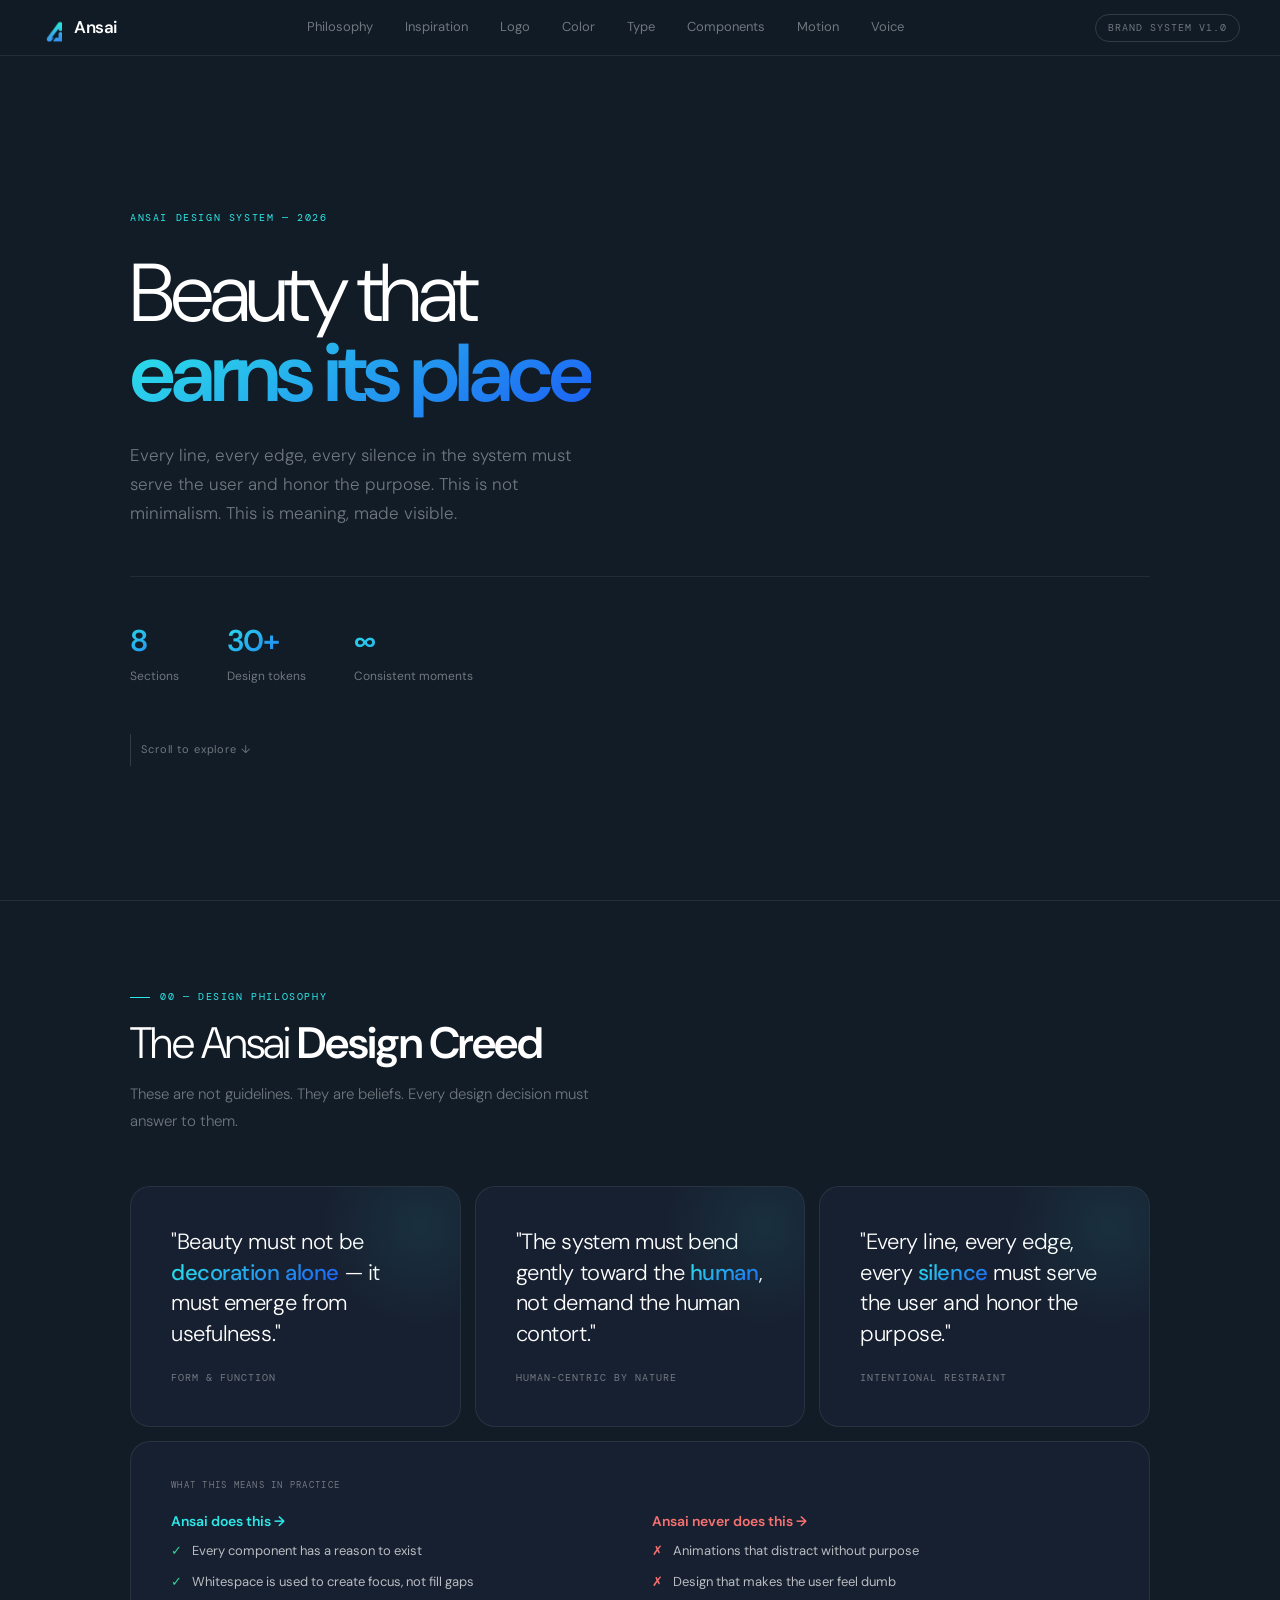
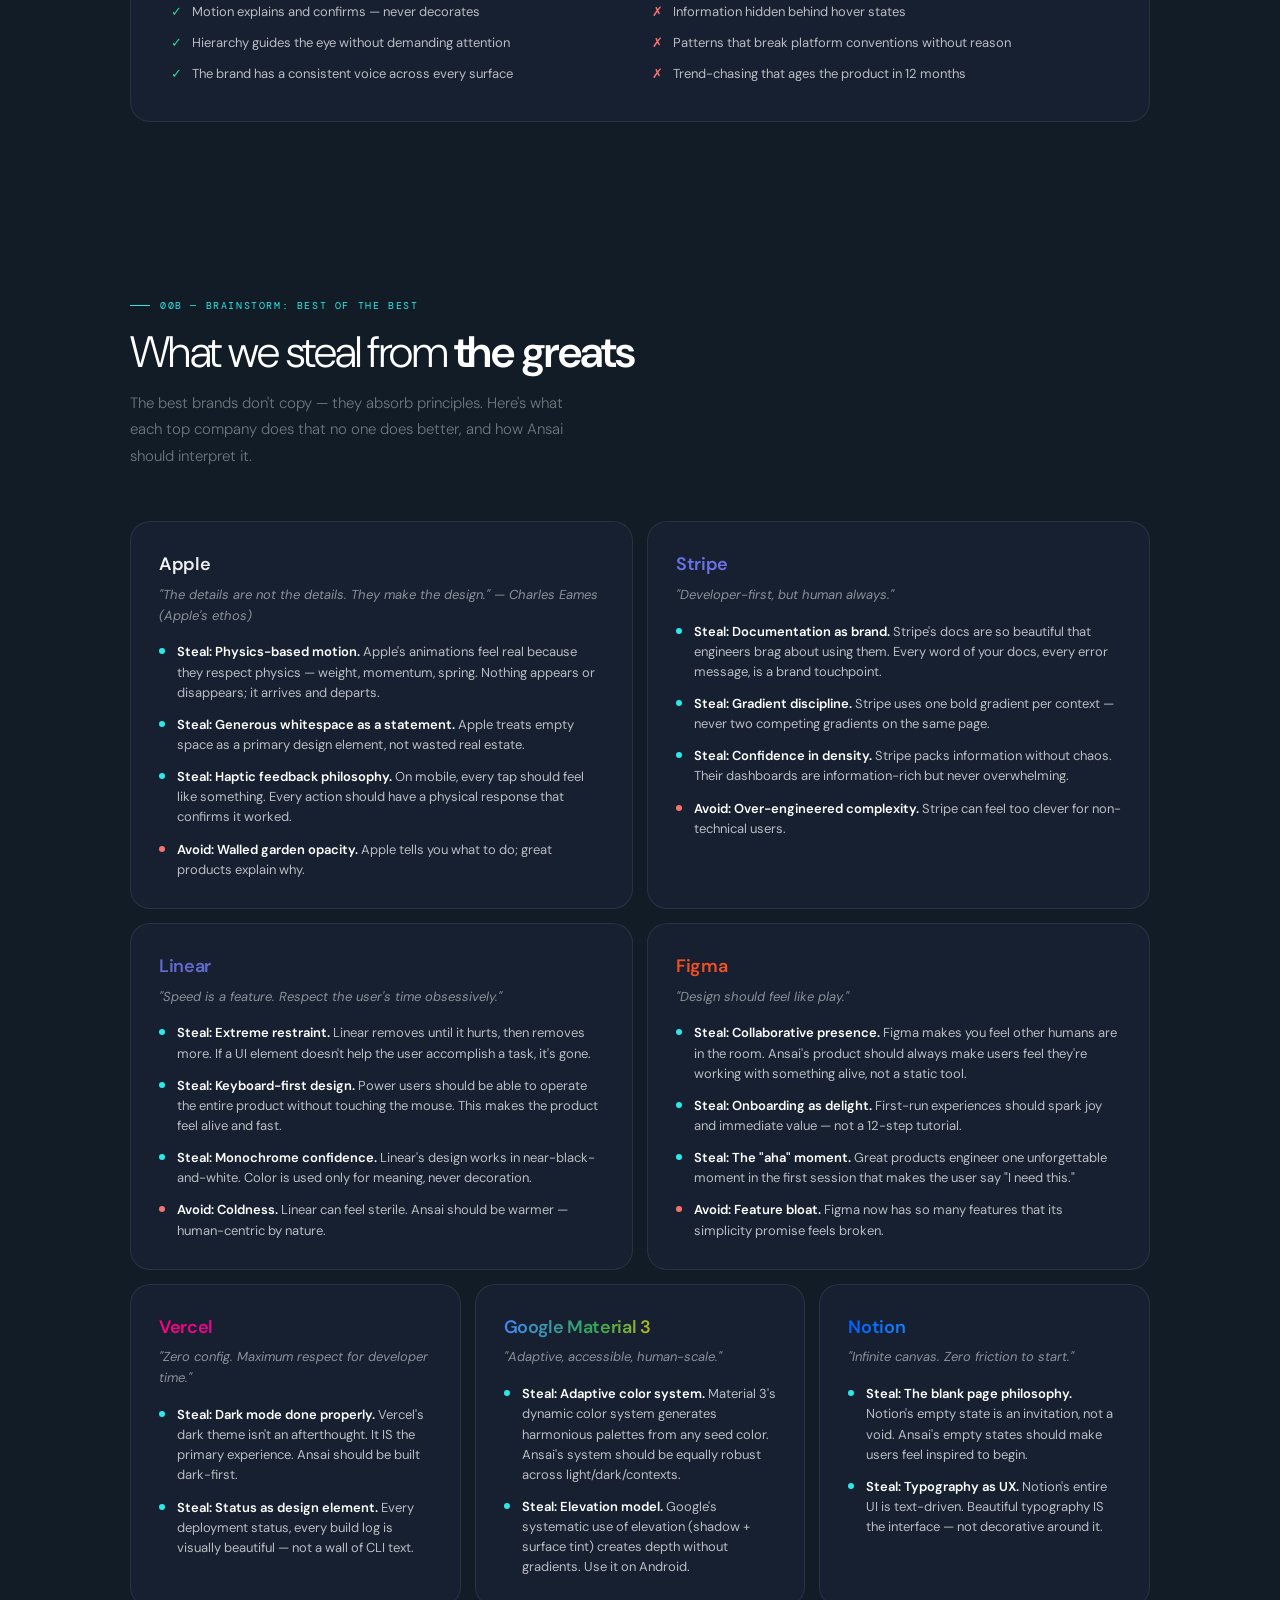
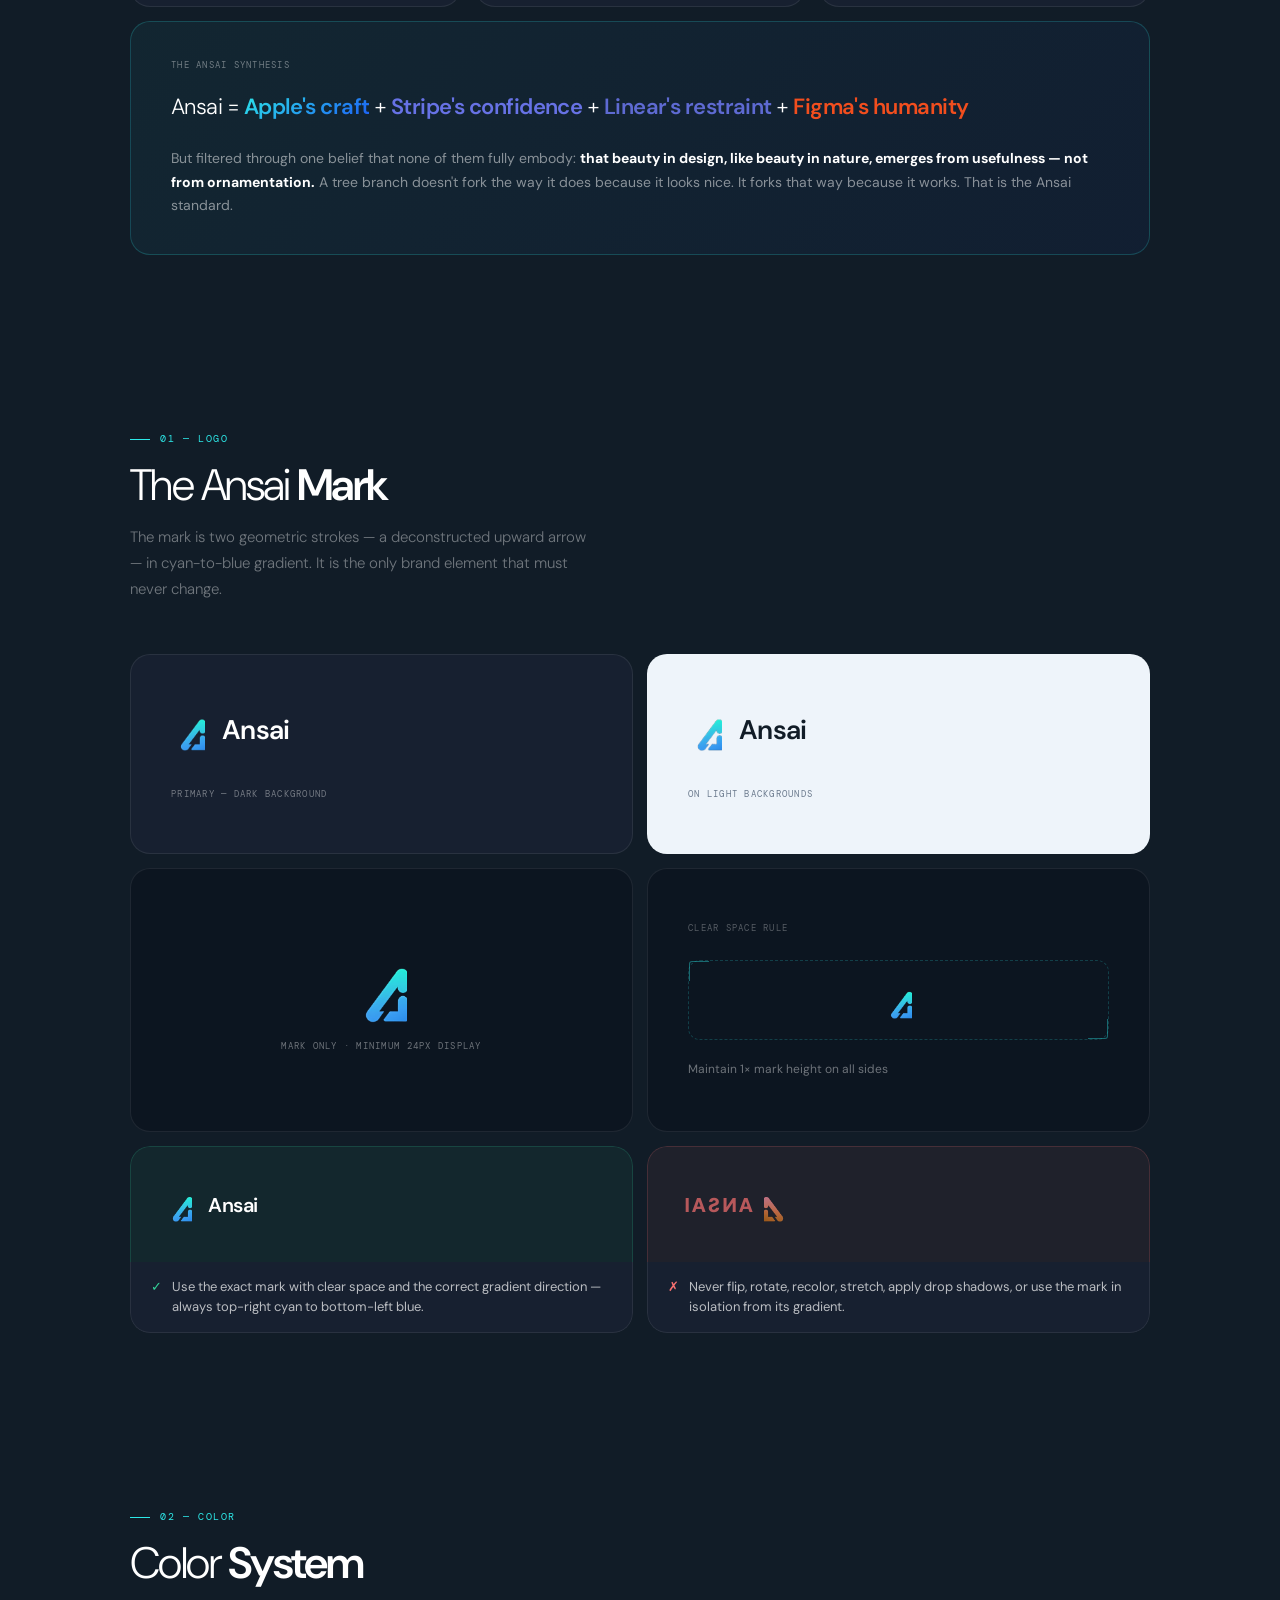
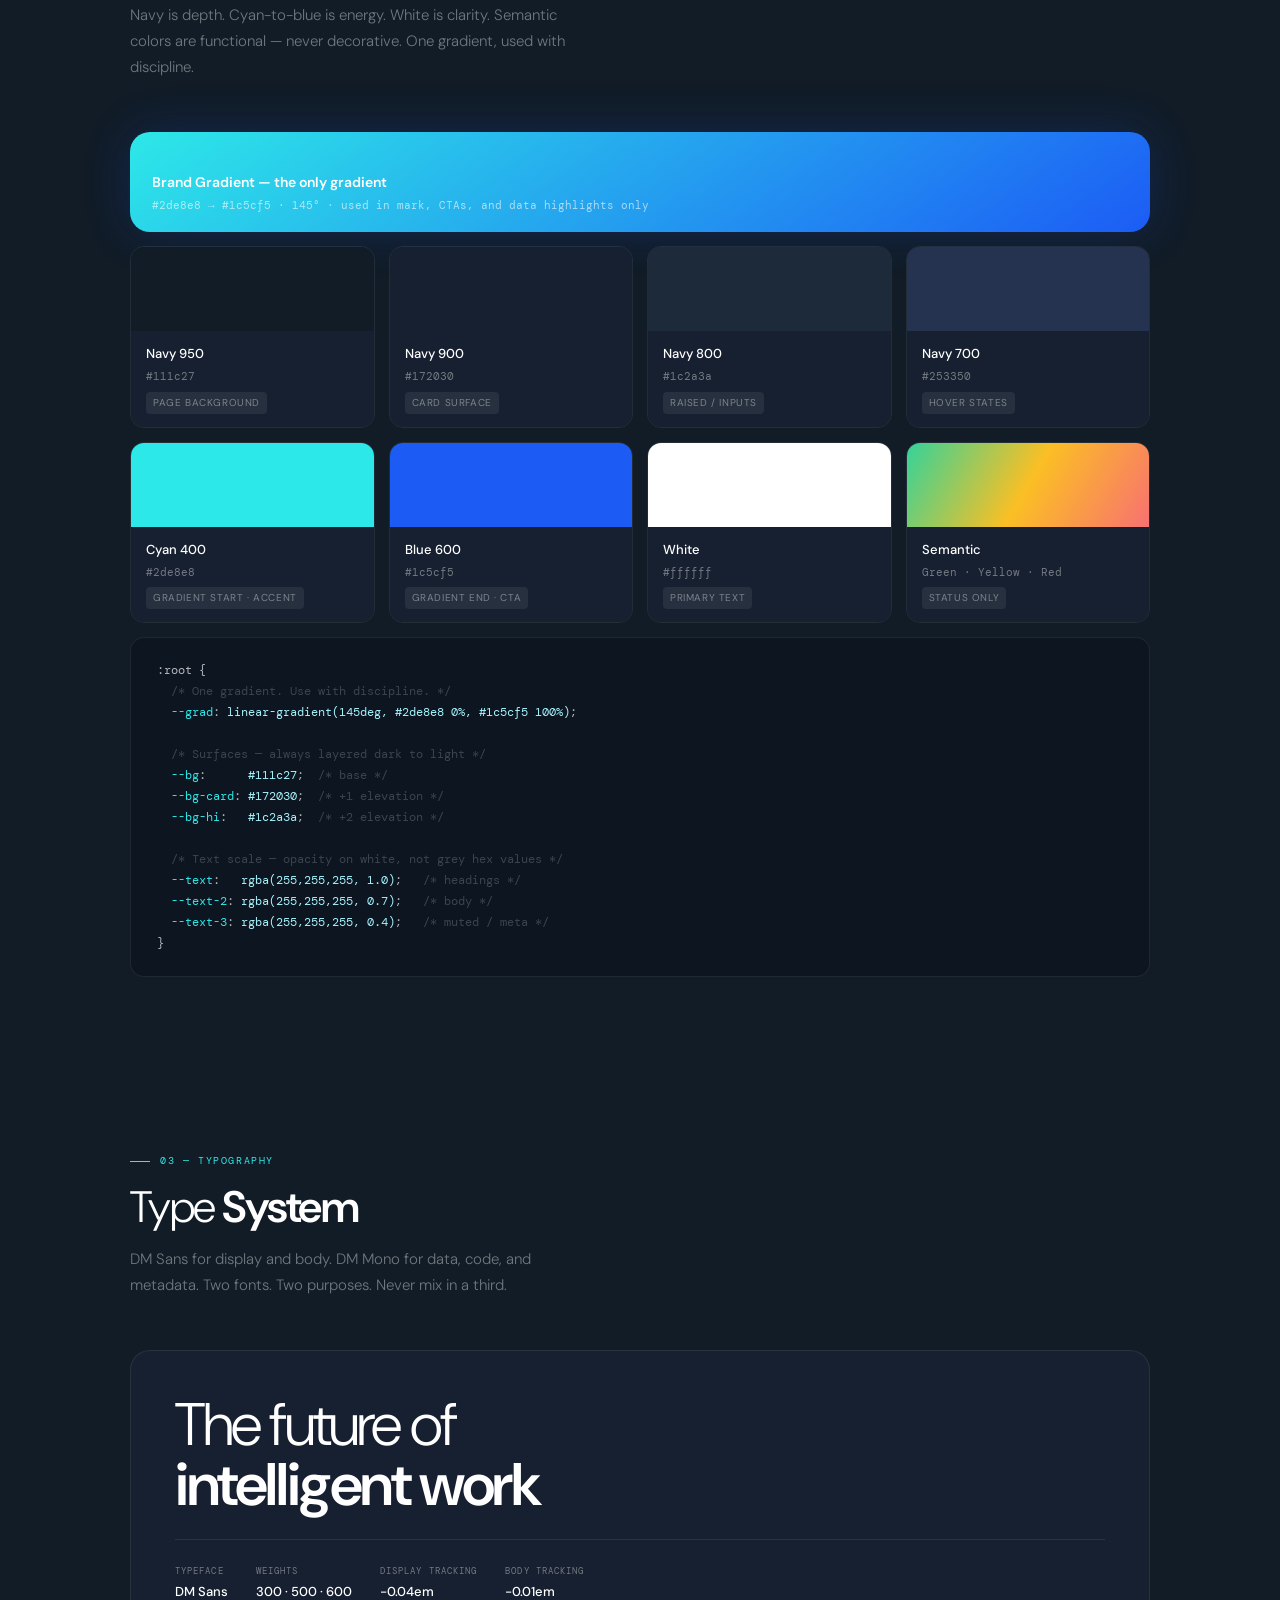
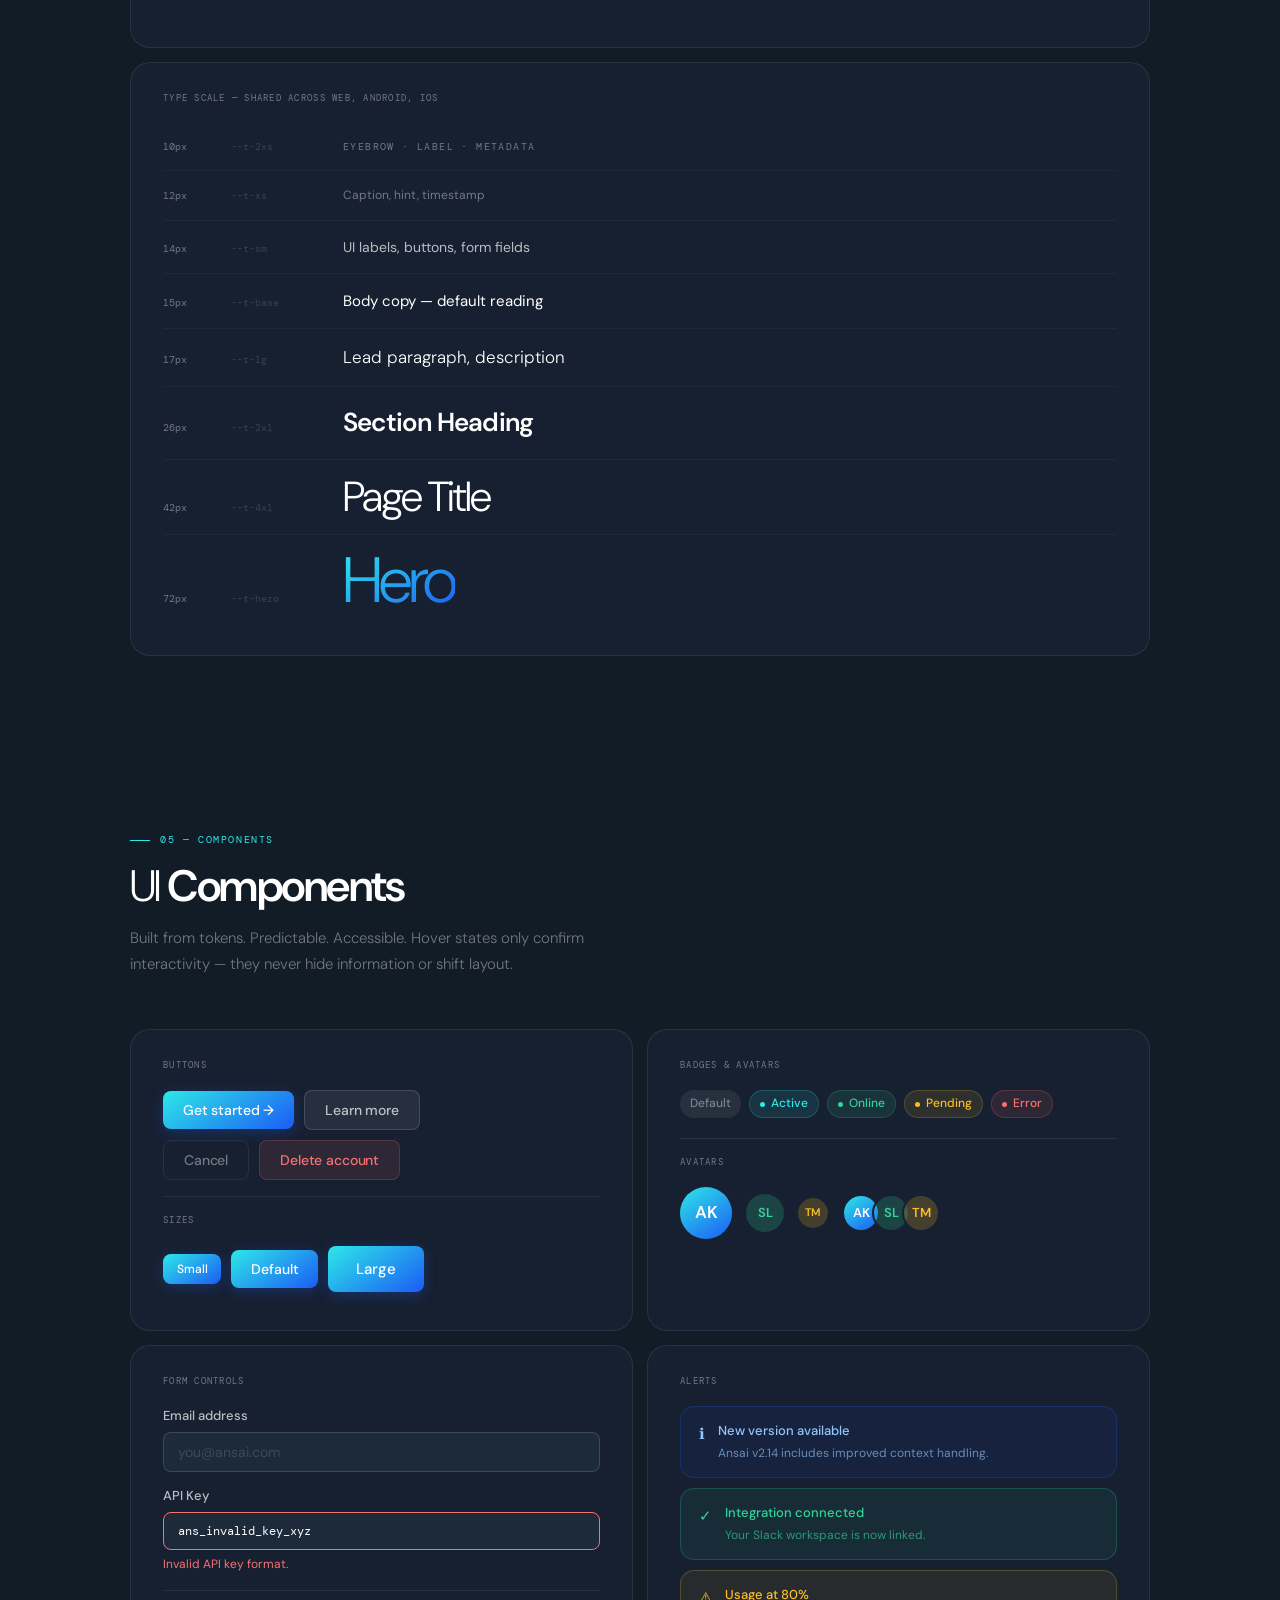
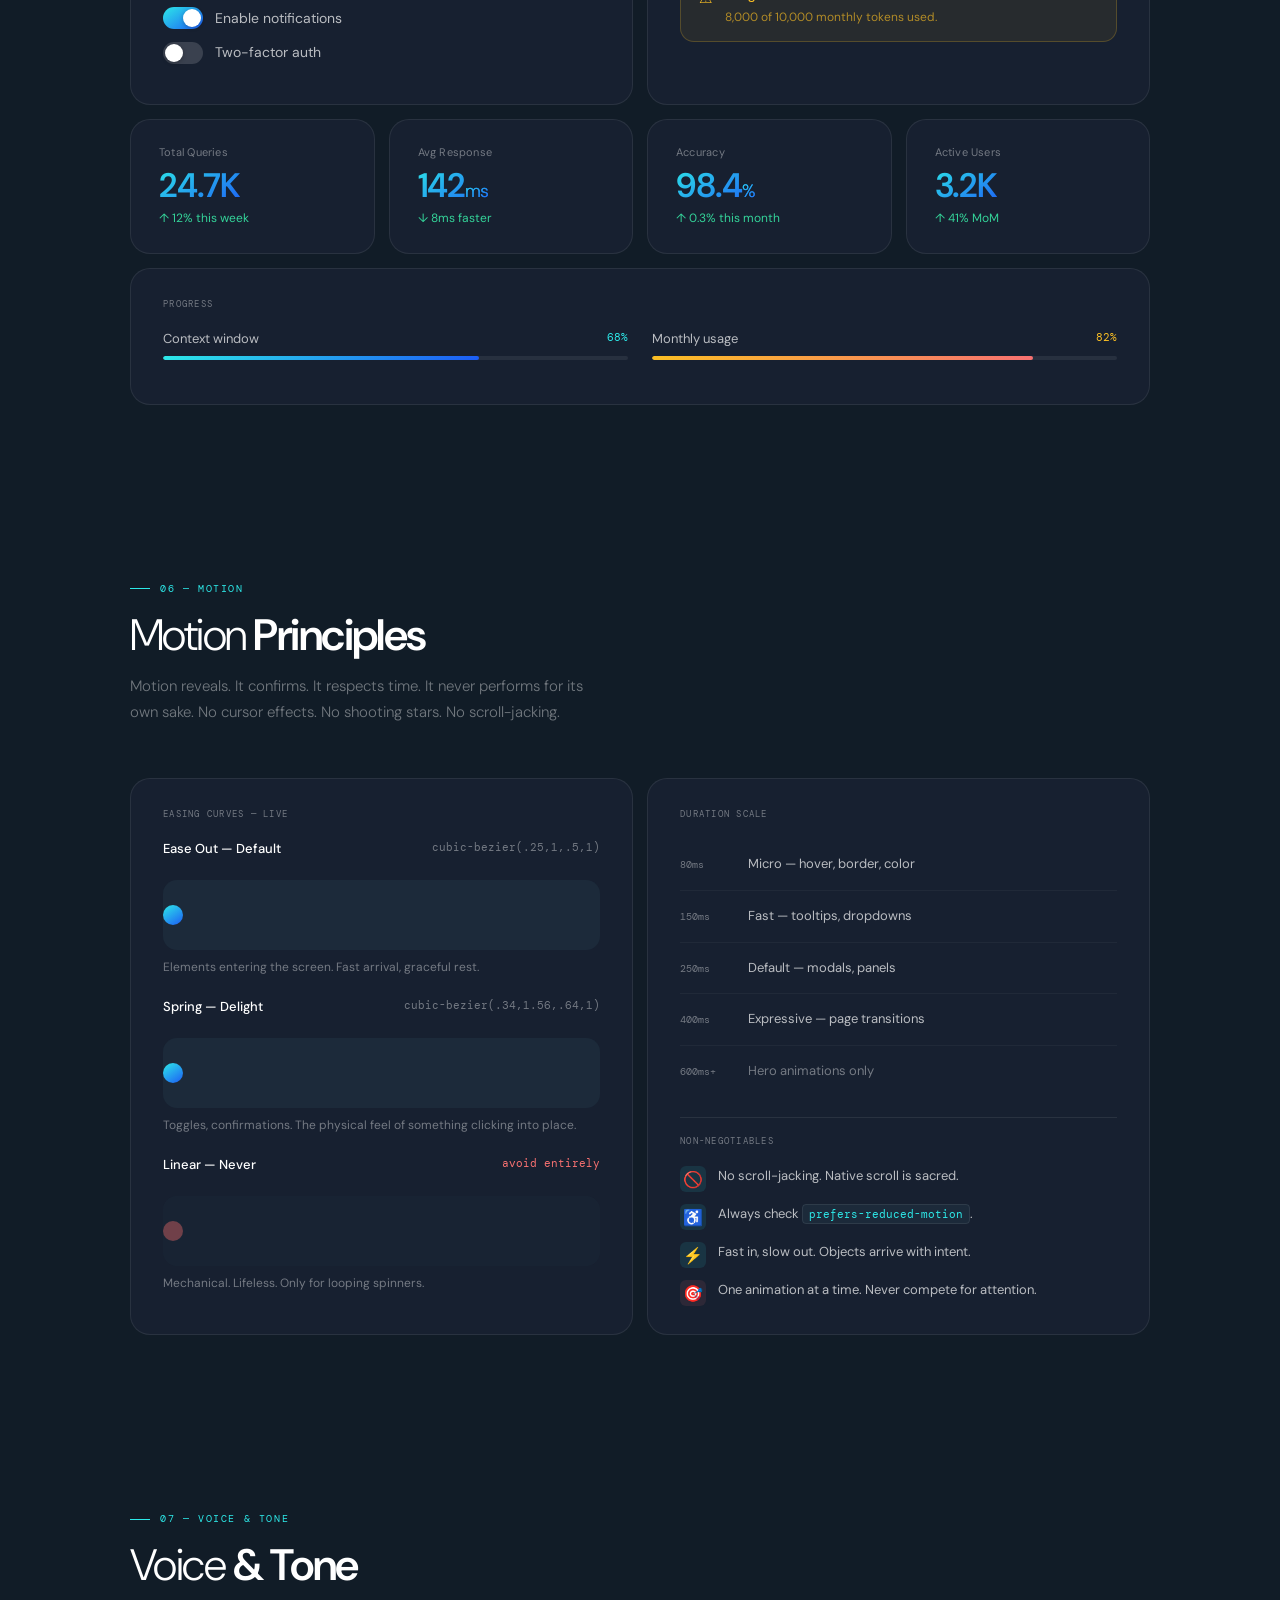
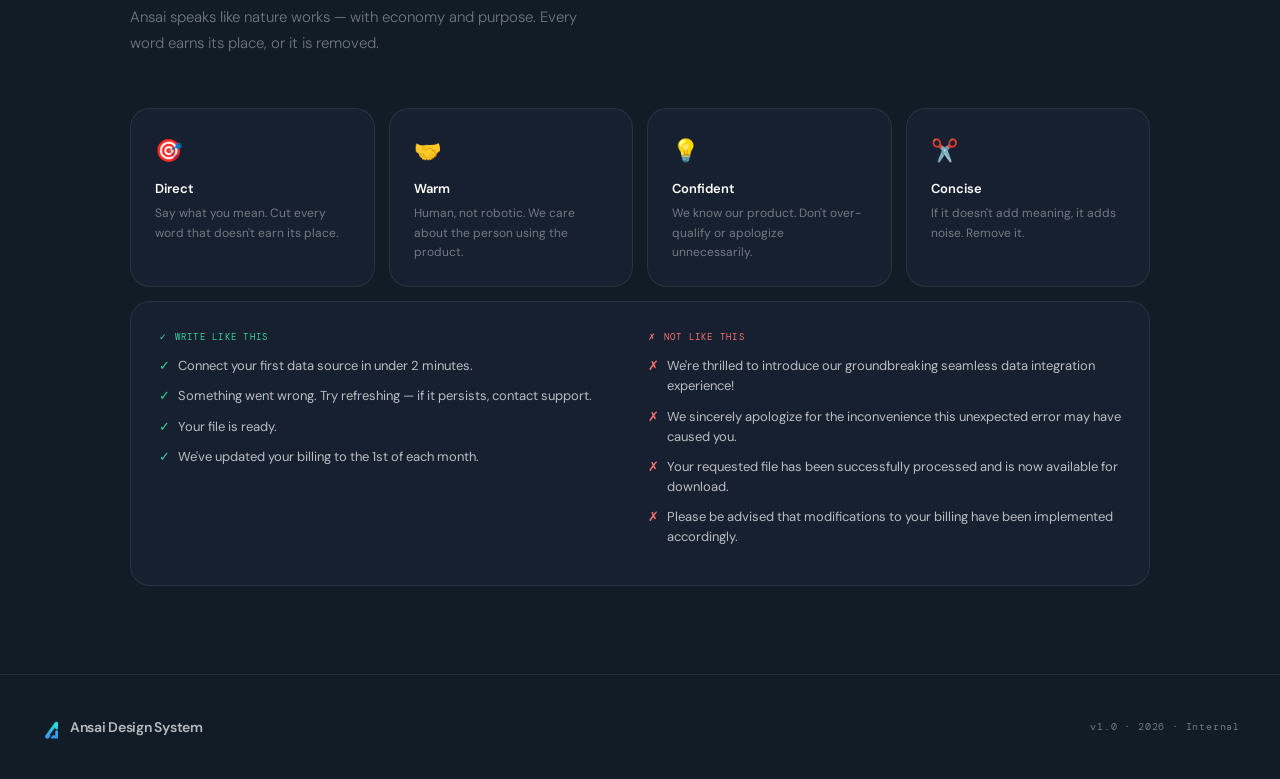
<file: ansai-brand-system-v3.html>
<!DOCTYPE html>
<html lang="en">
<head>
<meta charset="UTF-8">
<meta name="viewport" content="width=device-width, initial-scale=1.0">
<title>Ansai — Brand System</title>
<link rel="preconnect" href="https://fonts.googleapis.com">
<link href="https://fonts.googleapis.com/css2?family=DM+Sans:opsz,wght@9..40,300;9..40,400;9..40,500;9..40,600&family=DM+Mono:wght@400;500&display=swap" rel="stylesheet">
<style>
*,*::before,*::after{margin:0;padding:0;box-sizing:border-box;}
html{scroll-behavior:smooth;}
:root{
  --bg:#111c27;--bg-c:#172030;--bg-h:#1c2a3a;
  --bdr:rgba(255,255,255,.08);--bdr2:rgba(255,255,255,.14);
  --cyan:#2de8e8;--blue:#1c5cf5;
  --grad:linear-gradient(145deg,#2de8e8 0%,#1c5cf5 100%);
  --w:255,255,255;
  --green:#34d399;--yellow:#fbbf24;--red:#f87171;
  --r8:8px;--r14:14px;--r20:20px;
  --font:'DM Sans',sans-serif;--mono:'DM Mono',monospace;
}
body{background:var(--bg);color:rgb(var(--w));font-family:var(--font);line-height:1.6;-webkit-font-smoothing:antialiased;}
::-webkit-scrollbar{width:4px}::-webkit-scrollbar-track{background:transparent}::-webkit-scrollbar-thumb{background:rgba(var(--w),.15);border-radius:2px}

/* The actual Ansai mark — using the real logo image, cropped to just the mark */
.ansai-mark{
  display:inline-block;
  background-image:url('[data-uri]');
  background-size:contain;
  background-repeat:no-repeat;
  background-position:top center;
}

nav{position:fixed;top:0;left:0;right:0;z-index:200;height:56px;display:flex;align-items:center;justify-content:space-between;padding:0 40px;background:rgba(17,28,39,.9);backdrop-filter:blur(20px);border-bottom:1px solid var(--bdr);}
.nav-logo{display:flex;align-items:center;gap:10px;font-size:17px;font-weight:600;letter-spacing:-.025em;color:rgb(var(--w));text-decoration:none;}
.nl{display:flex;gap:4px;list-style:none;}
.nl a{display:block;padding:6px 14px;font-size:13px;color:rgba(var(--w),.4);text-decoration:none;border-radius:var(--r8);transition:color .15s,background .15s;}
.nl a:hover{color:rgb(var(--w));background:rgba(var(--w),.07);}
.npill{font-family:var(--mono);font-size:10px;letter-spacing:.1em;text-transform:uppercase;padding:5px 12px;border:1px solid var(--bdr2);border-radius:100px;color:rgba(var(--w),.4);}

.page{padding-top:56px;}
.wrap{max-width:1100px;margin:0 auto;padding:0 40px;}
section{padding:88px 0;}
section+section{border-top:1px solid var(--bdr);}

.ey{font-family:var(--mono);font-size:10px;letter-spacing:.16em;text-transform:uppercase;color:var(--cyan);margin-bottom:14px;display:flex;align-items:center;gap:10px;}
.ey::before{content:'';width:20px;height:1px;background:var(--cyan);}
.st{font-size:clamp(30px,3.5vw,44px);font-weight:300;letter-spacing:-.035em;line-height:1.1;margin-bottom:14px;}
.st b{font-weight:600;}
.sd{font-size:15px;font-weight:300;color:rgba(var(--w),.4);max-width:460px;line-height:1.75;margin-bottom:52px;}

/* HERO */
.hero{min-height:calc(100vh - 56px);display:flex;flex-direction:column;justify-content:center;padding:80px 40px 60px;max-width:1100px;margin:0 auto;}
.h-ey{font-family:var(--mono);font-size:10px;letter-spacing:.16em;text-transform:uppercase;color:var(--cyan);margin-bottom:28px;opacity:0;animation:up .6s ease forwards .05s;}
.h-h1{font-size:clamp(48px,6.5vw,82px);font-weight:300;letter-spacing:-.045em;line-height:.97;margin-bottom:28px;opacity:0;animation:up .6s ease forwards .12s;}
.h-h1 b{font-weight:600;background:var(--grad);-webkit-background-clip:text;-webkit-text-fill-color:transparent;background-clip:text;}
.h-sub{font-size:17px;font-weight:300;color:rgba(var(--w),.4);max-width:480px;line-height:1.7;margin-bottom:48px;opacity:0;animation:up .6s ease forwards .18s;}
.h-stats{display:flex;gap:48px;padding-top:40px;border-top:1px solid var(--bdr);opacity:0;animation:up .6s ease forwards .26s;}
.h-sv{font-size:30px;font-weight:600;letter-spacing:-.03em;background:var(--grad);-webkit-background-clip:text;-webkit-text-fill-color:transparent;background-clip:text;}
.h-sl{font-size:12px;color:rgba(var(--w),.4);margin-top:2px;}
.h-peek{margin-top:48px;display:flex;align-items:center;gap:10px;opacity:0;animation:up .6s ease forwards .34s;}
.h-peek-line{width:1px;height:32px;background:var(--bdr2);}
.h-peek-lbl{font-size:11px;color:rgba(var(--w),.4);letter-spacing:.08em;}
@keyframes up{from{opacity:0;transform:translateY(14px)}to{opacity:1;transform:translateY(0)}}

.card{background:var(--bg-c);border:1px solid var(--bdr);border-radius:var(--r20);padding:28px 32px;}
.g2{display:grid;grid-template-columns:1fr 1fr;gap:14px;}
.g3{display:grid;grid-template-columns:1fr 1fr 1fr;gap:14px;}
.g4{display:grid;grid-template-columns:1fr 1fr 1fr 1fr;gap:14px;}
.hr{height:1px;background:var(--bdr);margin:16px 0;}
.cl{font-family:var(--mono);font-size:9px;letter-spacing:.14em;text-transform:uppercase;color:rgba(var(--w),.4);margin-bottom:18px;}

/* LOGO SECTION */
.lg{display:grid;grid-template-columns:1fr 1fr;gap:14px;margin-bottom:14px;}
.ls{border-radius:var(--r20);padding:52px 40px;display:flex;flex-direction:column;justify-content:space-between;min-height:200px;border:1px solid var(--bdr);}
.ls.dk{background:var(--bg-c);}
.ls.dkr{background:#0c1520;}
.ls.lt{background:#eef4fa;}
.ls.gr{background:var(--grad);}
.lc{display:flex;align-items:center;gap:13px;font-size:27px;font-weight:600;letter-spacing:-.025em;}
.lc.lw{color:#fff;}
.lc.dt{color:#111c27;}
.ll{font-family:var(--mono);font-size:9px;letter-spacing:.14em;text-transform:uppercase;margin-top:20px;color:rgba(var(--w),.4);}
.ls.lt .ll{color:#6b7a8d;}

/* DODONT */
.dd{display:grid;grid-template-columns:1fr 1fr;gap:14px;}
.ddc{border-radius:var(--r20);overflow:hidden;}
.ddv{padding:40px 34px;display:flex;align-items:center;border-radius:var(--r20) var(--r20) 0 0;}
.ddo .ddv{background:rgba(52,211,153,.06);border:1px solid rgba(52,211,153,.18);border-bottom:none;}
.ddn .ddv{background:rgba(248,113,113,.06);border:1px solid rgba(248,113,113,.18);border-bottom:none;}
.ddt{padding:15px 20px;font-size:13px;background:var(--bg-c);color:rgba(var(--w),.7);line-height:1.55;border:1px solid var(--bdr);border-top:none;border-radius:0 0 var(--r20) var(--r20);display:flex;gap:10px;}

/* COLORS */
.sw{border-radius:var(--r14);overflow:hidden;border:1px solid var(--bdr);}
.swc{height:84px;}
.swb{padding:13px 15px;background:var(--bg-c);}
.swn{font-size:13px;font-weight:500;margin-bottom:3px;}
.swh{font-family:var(--mono);font-size:11px;color:rgba(var(--w),.4);}
.swu{display:inline-block;margin-top:6px;font-size:10px;letter-spacing:.06em;text-transform:uppercase;padding:3px 7px;border-radius:4px;background:rgba(var(--w),.07);color:rgba(var(--w),.4);}

/* TYPE */
.tb{background:var(--bg-c);border:1px solid var(--bdr);border-radius:var(--r20);padding:44px;margin-bottom:14px;}
.ts{font-size:clamp(38px,5vw,60px);font-weight:300;letter-spacing:-.04em;line-height:1;}
.ts b{font-weight:600;}
.tm{display:flex;gap:28px;margin-top:24px;padding-top:24px;border-top:1px solid var(--bdr);}
.tmk{font-family:var(--mono);font-size:9px;letter-spacing:.12em;text-transform:uppercase;color:rgba(var(--w),.4);margin-bottom:4px;}
.tmv{font-size:13px;font-weight:500;}
.sr{display:flex;align-items:baseline;gap:18px;padding:15px 0;border-bottom:1px solid rgba(255,255,255,.04);}
.sp{font-family:var(--mono);font-size:10px;color:rgba(var(--w),.4);width:50px;flex-shrink:0;}
.sk{font-family:var(--mono);font-size:10px;color:rgba(var(--w),.15);width:94px;flex-shrink:0;}

/* SPACING */
.spr{display:flex;align-items:center;gap:14px;padding:12px 0;border-bottom:1px solid rgba(255,255,255,.04);}
.spt{font-family:var(--mono);font-size:10px;color:rgba(var(--w),.4);width:74px;flex-shrink:0;}
.spb{height:6px;border-radius:100px;background:var(--grad);opacity:.75;flex-shrink:0;}
.spp{font-family:var(--mono);font-size:12px;font-weight:500;width:42px;flex-shrink:0;}
.spu{font-size:12px;color:rgba(var(--w),.4);}

/* BUTTONS */
.btn{display:inline-flex;align-items:center;gap:7px;padding:10px 20px;border-radius:var(--r8);font-size:14px;font-weight:500;font-family:var(--font);letter-spacing:-.01em;cursor:pointer;border:none;transition:opacity .15s,transform .15s,box-shadow .15s;}
.btn:hover{transform:translateY(-1px);}
.bp{background:var(--grad);color:#fff;box-shadow:0 3px 14px rgba(28,92,245,.3);}
.bp:hover{opacity:.9;box-shadow:0 5px 20px rgba(28,92,245,.4);}
.bs{background:rgba(var(--w),.07);color:rgba(var(--w),.7);border:1px solid var(--bdr2);}
.bs:hover{background:rgba(var(--w),.15);color:rgb(var(--w));}
.bg{background:transparent;color:rgba(var(--w),.4);border:1px solid var(--bdr);}
.bg:hover{color:rgb(var(--w));border-color:var(--bdr2);}
.bd2{background:rgba(248,113,113,.1);color:var(--red);border:1px solid rgba(248,113,113,.2);}
.bsm{padding:7px 14px;font-size:12px;}
.blg{padding:13px 28px;font-size:15px;}
.br{display:flex;align-items:center;gap:10px;flex-wrap:wrap;margin-bottom:10px;}

/* BADGE */
.badge{display:inline-flex;align-items:center;gap:6px;padding:3px 10px;border-radius:100px;font-size:12px;font-weight:500;}
.dot{width:5px;height:5px;border-radius:50%;flex-shrink:0;}
.b-d{background:rgba(var(--w),.07);color:rgba(var(--w),.4);}
.b-b{background:rgba(45,232,232,.1);color:var(--cyan);border:1px solid rgba(45,232,232,.2);}
.b-g{background:rgba(52,211,153,.1);color:var(--green);border:1px solid rgba(52,211,153,.2);}
.b-y{background:rgba(251,191,36,.1);color:var(--yellow);border:1px solid rgba(251,191,36,.2);}
.b-r{background:rgba(248,113,113,.1);color:var(--red);border:1px solid rgba(248,113,113,.2);}

/* FORM */
.fld{display:flex;flex-direction:column;gap:5px;margin-bottom:14px;}
.fl{font-size:13px;font-weight:500;color:rgba(var(--w),.7);}
.fi{background:var(--bg-h);border:1px solid var(--bdr2);border-radius:var(--r8);padding:10px 14px;font-size:14px;font-family:var(--font);color:rgb(var(--w));outline:none;transition:border-color .15s,box-shadow .15s;width:100%;}
.fi:focus{border-color:var(--cyan);box-shadow:0 0 0 3px rgba(45,232,232,.12);}
.fi::placeholder{color:rgba(var(--w),.15);}
.fe{border-color:var(--red)!important;}
.fe:focus{box-shadow:0 0 0 3px rgba(248,113,113,.12)!important;}
.fh{font-size:12px;color:rgba(var(--w),.4);}
.fer{color:var(--red);}

/* TOGGLE */
.tr{display:flex;align-items:center;gap:12px;cursor:pointer;margin-bottom:12px;}
.tg{width:40px;height:22px;border-radius:100px;padding:2px;transition:background .2s;background:rgba(var(--w),.15);flex-shrink:0;}
.tg.on{background:var(--grad);}
.tk{width:18px;height:18px;background:#fff;border-radius:50%;transition:transform .22s cubic-bezier(.34,1.56,.64,1);box-shadow:0 1px 4px rgba(0,0,0,.25);}
.tg.on .tk{transform:translateX(18px);}
.tl{font-size:14px;color:rgba(var(--w),.7);}

/* ALERT */
.alert{display:flex;gap:13px;padding:14px 18px;border-radius:var(--r14);border:1px solid;margin-bottom:10px;}
.ai{font-size:15px;flex-shrink:0;margin-top:1px;}
.at{font-size:13px;font-weight:500;margin-bottom:2px;}
.ab{font-size:12px;opacity:.65;}
.a-i{background:rgba(28,92,245,.07);border-color:rgba(28,92,245,.22);color:#93c5fd;}
.a-s{background:rgba(52,211,153,.07);border-color:rgba(52,211,153,.22);color:var(--green);}
.a-w{background:rgba(251,191,36,.07);border-color:rgba(251,191,36,.22);color:var(--yellow);}

/* STAT */
.stat{background:var(--bg-c);border:1px solid var(--bdr);border-radius:var(--r20);padding:24px 28px;}
.sl{font-size:11px;color:rgba(var(--w),.4);letter-spacing:.02em;margin-bottom:8px;}
.sv{font-size:34px;font-weight:600;letter-spacing:-.03em;line-height:1;}
.sv span{background:var(--grad);-webkit-background-clip:text;-webkit-text-fill-color:transparent;background-clip:text;}
.sd2{font-size:12px;color:var(--green);margin-top:6px;}

/* PROGRESS */
.prr{margin-bottom:16px;}
.prt{display:flex;justify-content:space-between;margin-bottom:6px;}
.prn{font-size:13px;color:rgba(var(--w),.7);}
.prp{font-family:var(--mono);font-size:11px;}
.prk{height:4px;background:rgba(var(--w),.07);border-radius:100px;overflow:hidden;}
.prf{height:100%;border-radius:100px;background:var(--grad);}

/* AVATAR */
.av{border-radius:50%;display:inline-flex;align-items:center;justify-content:center;font-weight:600;}
.avsm{width:30px;height:30px;font-size:11px;}
.avmd{width:38px;height:38px;font-size:13px;}
.avlg{width:52px;height:52px;font-size:17px;}
.ava{background:var(--grad);color:#fff;}
.avb{background:rgba(52,211,153,.2);color:var(--green);}
.avc{background:rgba(251,191,36,.2);color:var(--yellow);}
.avst{display:flex;}
.avst .av{border:2px solid var(--bg-c);margin-right:-8px;}
.avst .av:last-child{margin-right:0;}

/* MOTION */
.ms{background:var(--bg-h);border-radius:var(--r14);height:70px;position:relative;overflow:hidden;margin-bottom:8px;}
.mb{width:20px;height:20px;border-radius:50%;background:var(--grad);position:absolute;top:50%;transform:translateY(-50%);}
.eo .mb{animation:slide 2.2s cubic-bezier(.25,1,.5,1) infinite;}
.spr2 .mb{animation:slide 2.2s cubic-bezier(.34,1.56,.64,1) infinite;}
.ln .mb{animation:slide 2.2s linear infinite;}
@keyframes slide{0%{left:20px}50%{left:calc(100% - 40px)}100%{left:20px}}
.mm{display:flex;justify-content:space-between;margin-bottom:20px;}
.mml{font-size:13px;font-weight:500;}
.mmc{font-family:var(--mono);font-size:11px;color:rgba(var(--w),.4);}

/* VOICE */
.vp{background:var(--bg-c);border:1px solid var(--bdr);border-radius:var(--r20);padding:28px;}
.vpr{display:grid;grid-template-columns:1fr 1fr;gap:16px;}
.vch{font-family:var(--mono);font-size:9px;letter-spacing:.14em;text-transform:uppercase;margin-bottom:12px;}
.vch.y{color:var(--green);}
.vch.n{color:var(--red);}
.vi{font-size:13px;color:rgba(var(--w),.7);line-height:1.55;display:flex;gap:8px;margin-bottom:10px;}
.vi::before{flex-shrink:0;font-size:13px;}
.vc:first-child .vi::before{content:'✓';color:var(--green);}
.vc:last-child .vi::before{content:'✗';color:var(--red);}

/* CODE */
pre{font-family:var(--mono);font-size:12px;line-height:1.75;background:#0c1520;border:1px solid var(--bdr);border-radius:var(--r14);padding:22px 26px;overflow-x:auto;color:rgba(var(--w),.7);margin-top:14px;}
.ck{color:var(--cyan);}
.cv{color:#a5f3fc;}
.cd{color:rgba(var(--w),.2);}
code{font-family:var(--mono);font-size:11px;background:var(--bg-h);border:1px solid var(--bdr);border-radius:4px;padding:2px 6px;color:var(--cyan);}

/* BRAINSTORM SECTION */
.company-card{background:var(--bg-c);border:1px solid var(--bdr);border-radius:var(--r20);padding:28px;}
.company-name{font-size:18px;font-weight:600;letter-spacing:-.02em;margin-bottom:6px;}
.company-steal{font-size:13px;color:rgba(var(--w),.5);margin-bottom:16px;font-style:italic;}
.company-insights{display:flex;flex-direction:column;gap:12px;}
.ins{display:flex;gap:12px;}
.ins-dot{width:6px;height:6px;border-radius:50%;flex-shrink:0;margin-top:6px;background:var(--cyan);}
.ins-text{font-size:13px;color:rgba(var(--w),.7);line-height:1.55;}
.ins-text strong{color:rgb(var(--w));font-weight:600;}

/* PHILOSOPHY SECTION */
.phil-card{background:var(--bg-c);border:1px solid var(--bdr);border-radius:var(--r20);padding:40px;position:relative;overflow:hidden;}
.phil-card::before{content:'';position:absolute;top:-60px;right:-60px;width:200px;height:200px;background:radial-gradient(circle,rgba(45,232,232,.08) 0%,transparent 70%);pointer-events:none;}
.phil-quote{font-size:22px;font-weight:300;letter-spacing:-.02em;line-height:1.4;margin-bottom:20px;}
.phil-quote em{font-style:normal;background:var(--grad);-webkit-background-clip:text;-webkit-text-fill-color:transparent;background-clip:text;font-weight:500;}
.phil-attr{font-family:var(--mono);font-size:10px;letter-spacing:.1em;text-transform:uppercase;color:rgba(var(--w),.4);}

footer{border-top:1px solid var(--bdr);padding:40px;display:flex;justify-content:space-between;align-items:center;}
.flogo{display:flex;align-items:center;gap:10px;font-size:14px;font-weight:600;letter-spacing:-.02em;color:rgba(var(--w),.7);}
.fmeta{font-family:var(--mono);font-size:10px;color:rgba(var(--w),.4);letter-spacing:.08em;}

@media(max-width:760px){
  nav{padding:0 20px;}
  nav .nl,nav .npill{display:none;}
  .hero,.wrap{padding-left:20px;padding-right:20px;}
  .g2,.g3,.g4,.lg,.dd,.vpr,.tm{grid-template-columns:1fr;}
}
</style>
</head>
<body>

<nav>
  <a href="#" class="nav-logo">
    <span class="ansai-mark" style="width:24px;height:28px;"></span>
    Ansai
  </a>
  <ul class="nl">
    <li><a href="#philosophy">Philosophy</a></li>
    <li><a href="#inspiration">Inspiration</a></li>
    <li><a href="#logo">Logo</a></li>
    <li><a href="#color">Color</a></li>
    <li><a href="#typography">Type</a></li>
    <li><a href="#components">Components</a></li>
    <li><a href="#motion">Motion</a></li>
    <li><a href="#voice">Voice</a></li>
  </ul>
  <div class="npill">Brand System v1.0</div>
</nav>

<div class="page">

<!-- HERO -->
<div class="hero">
  <div class="h-ey">Ansai Design System — 2026</div>
  <h1 class="h-h1">Beauty that<br><b>earns its place</b></h1>
  <p class="h-sub">Every line, every edge, every silence in the system must serve the user and honor the purpose. This is not minimalism. This is meaning, made visible.</p>
  <div class="h-stats">
    <div><div class="h-sv">8</div><div class="h-sl">Sections</div></div>
    <div><div class="h-sv">30+</div><div class="h-sl">Design tokens</div></div>
    <div><div class="h-sv">∞</div><div class="h-sl">Consistent moments</div></div>
  </div>
  <div class="h-peek">
    <div class="h-peek-line"></div>
    <div class="h-peek-lbl">Scroll to explore ↓</div>
  </div>
</div>

<!-- 00 PHILOSOPHY -->
<div id="philosophy" style="border-top:1px solid var(--bdr)">
<div class="wrap"><section>
  <div class="ey">00 — Design Philosophy</div>
  <h2 class="st">The Ansai <b>Design Creed</b></h2>
  <p class="sd">These are not guidelines. They are beliefs. Every design decision must answer to them.</p>

  <div class="g3" style="margin-bottom:14px;">
    <div class="phil-card">
      <div class="phil-quote">"Beauty must not be <em>decoration alone</em> — it must emerge from usefulness."</div>
      <div class="phil-attr">Form & Function</div>
    </div>
    <div class="phil-card">
      <div class="phil-quote">"The system must bend gently toward the <em>human</em>, not demand the human contort."</div>
      <div class="phil-attr">Human-Centric by Nature</div>
    </div>
    <div class="phil-card">
      <div class="phil-quote">"Every line, every edge, every <em>silence</em> must serve the user and honor the purpose."</div>
      <div class="phil-attr">Intentional Restraint</div>
    </div>
  </div>

  <div class="card" style="padding:36px 40px;">
    <div class="cl">What this means in practice</div>
    <div style="display:grid;grid-template-columns:1fr 1fr;gap:24px;">
      <div>
        <div style="font-size:14px;font-weight:600;margin-bottom:8px;color:var(--cyan);">Ansai does this →</div>
        <div style="display:flex;flex-direction:column;gap:10px;">
          <div style="display:flex;gap:10px;font-size:13px;color:rgba(255,255,255,.7);"><span style="color:var(--green);">✓</span> Every component has a reason to exist</div>
          <div style="display:flex;gap:10px;font-size:13px;color:rgba(255,255,255,.7);"><span style="color:var(--green);">✓</span> Whitespace is used to create focus, not fill gaps</div>
          <div style="display:flex;gap:10px;font-size:13px;color:rgba(255,255,255,.7);"><span style="color:var(--green);">✓</span> Motion explains and confirms — never decorates</div>
          <div style="display:flex;gap:10px;font-size:13px;color:rgba(255,255,255,.7);"><span style="color:var(--green);">✓</span> Hierarchy guides the eye without demanding attention</div>
          <div style="display:flex;gap:10px;font-size:13px;color:rgba(255,255,255,.7);"><span style="color:var(--green);">✓</span> The brand has a consistent voice across every surface</div>
        </div>
      </div>
      <div>
        <div style="font-size:14px;font-weight:600;margin-bottom:8px;color:var(--red);">Ansai never does this →</div>
        <div style="display:flex;flex-direction:column;gap:10px;">
          <div style="display:flex;gap:10px;font-size:13px;color:rgba(255,255,255,.7);"><span style="color:var(--red);">✗</span> Animations that distract without purpose</div>
          <div style="display:flex;gap:10px;font-size:13px;color:rgba(255,255,255,.7);"><span style="color:var(--red);">✗</span> Design that makes the user feel dumb</div>
          <div style="display:flex;gap:10px;font-size:13px;color:rgba(255,255,255,.7);"><span style="color:var(--red);">✗</span> Information hidden behind hover states</div>
          <div style="display:flex;gap:10px;font-size:13px;color:rgba(255,255,255,.7);"><span style="color:var(--red);">✗</span> Patterns that break platform conventions without reason</div>
          <div style="display:flex;gap:10px;font-size:13px;color:rgba(255,255,255,.7);"><span style="color:var(--red);">✗</span> Trend-chasing that ages the product in 12 months</div>
        </div>
      </div>
    </div>
  </div>
</section></div>
</div>

<!-- 00B INSPIRATION — BRAINSTORM -->
<div id="inspiration">
<div class="wrap"><section>
  <div class="ey">00B — Brainstorm: Best of the Best</div>
  <h2 class="st">What we steal from <b>the greats</b></h2>
  <p class="sd">The best brands don't copy — they absorb principles. Here's what each top company does that no one does better, and how Ansai should interpret it.</p>

  <div class="g2" style="margin-bottom:14px;">
    <div class="company-card">
      <div class="company-name" style="background:linear-gradient(90deg,#f5f5f7,#a1a1a6);-webkit-background-clip:text;-webkit-text-fill-color:transparent;background-clip:text;">Apple</div>
      <div class="company-steal">"The details are not the details. They make the design." — Charles Eames (Apple's ethos)</div>
      <div class="company-insights">
        <div class="ins"><div class="ins-dot"></div><div class="ins-text"><strong>Steal: Physics-based motion.</strong> Apple's animations feel real because they respect physics — weight, momentum, spring. Nothing appears or disappears; it arrives and departs.</div></div>
        <div class="ins"><div class="ins-dot"></div><div class="ins-text"><strong>Steal: Generous whitespace as a statement.</strong> Apple treats empty space as a primary design element, not wasted real estate.</div></div>
        <div class="ins"><div class="ins-dot"></div><div class="ins-text"><strong>Steal: Haptic feedback philosophy.</strong> On mobile, every tap should feel like something. Every action should have a physical response that confirms it worked.</div></div>
        <div class="ins"><div class="ins-dot" style="background:var(--red);"></div><div class="ins-text"><strong>Avoid: Walled garden opacity.</strong> Apple tells you what to do; great products explain why.</div></div>
      </div>
    </div>

    <div class="company-card">
      <div class="company-name" style="background:linear-gradient(90deg,#6772e5,#9b72e5);-webkit-background-clip:text;-webkit-text-fill-color:transparent;background-clip:text;">Stripe</div>
      <div class="company-steal">"Developer-first, but human always."</div>
      <div class="company-insights">
        <div class="ins"><div class="ins-dot"></div><div class="ins-text"><strong>Steal: Documentation as brand.</strong> Stripe's docs are so beautiful that engineers brag about using them. Every word of your docs, every error message, is a brand touchpoint.</div></div>
        <div class="ins"><div class="ins-dot"></div><div class="ins-text"><strong>Steal: Gradient discipline.</strong> Stripe uses one bold gradient per context — never two competing gradients on the same page.</div></div>
        <div class="ins"><div class="ins-dot"></div><div class="ins-text"><strong>Steal: Confidence in density.</strong> Stripe packs information without chaos. Their dashboards are information-rich but never overwhelming.</div></div>
        <div class="ins"><div class="ins-dot" style="background:var(--red);"></div><div class="ins-text"><strong>Avoid: Over-engineered complexity.</strong> Stripe can feel too clever for non-technical users.</div></div>
      </div>
    </div>
  </div>

  <div class="g2" style="margin-bottom:14px;">
    <div class="company-card">
      <div class="company-name" style="background:linear-gradient(90deg,#5e6ad2,#9b72cb);-webkit-background-clip:text;-webkit-text-fill-color:transparent;background-clip:text;">Linear</div>
      <div class="company-steal">"Speed is a feature. Respect the user's time obsessively."</div>
      <div class="company-insights">
        <div class="ins"><div class="ins-dot"></div><div class="ins-text"><strong>Steal: Extreme restraint.</strong> Linear removes until it hurts, then removes more. If a UI element doesn't help the user accomplish a task, it's gone.</div></div>
        <div class="ins"><div class="ins-dot"></div><div class="ins-text"><strong>Steal: Keyboard-first design.</strong> Power users should be able to operate the entire product without touching the mouse. This makes the product feel alive and fast.</div></div>
        <div class="ins"><div class="ins-dot"></div><div class="ins-text"><strong>Steal: Monochrome confidence.</strong> Linear's design works in near-black-and-white. Color is used only for meaning, never decoration.</div></div>
        <div class="ins"><div class="ins-dot" style="background:var(--red);"></div><div class="ins-text"><strong>Avoid: Coldness.</strong> Linear can feel sterile. Ansai should be warmer — human-centric by nature.</div></div>
      </div>
    </div>

    <div class="company-card">
      <div class="company-name" style="background:linear-gradient(90deg,#f24e1e,#ff7262);-webkit-background-clip:text;-webkit-text-fill-color:transparent;background-clip:text;">Figma</div>
      <div class="company-steal">"Design should feel like play."</div>
      <div class="company-insights">
        <div class="ins"><div class="ins-dot"></div><div class="ins-text"><strong>Steal: Collaborative presence.</strong> Figma makes you feel other humans are in the room. Ansai's product should always make users feel they're working with something alive, not a static tool.</div></div>
        <div class="ins"><div class="ins-dot"></div><div class="ins-text"><strong>Steal: Onboarding as delight.</strong> First-run experiences should spark joy and immediate value — not a 12-step tutorial.</div></div>
        <div class="ins"><div class="ins-dot"></div><div class="ins-text"><strong>Steal: The "aha" moment.</strong> Great products engineer one unforgettable moment in the first session that makes the user say "I need this."</div></div>
        <div class="ins"><div class="ins-dot" style="background:var(--red);"></div><div class="ins-text"><strong>Avoid: Feature bloat.</strong> Figma now has so many features that its simplicity promise feels broken.</div></div>
      </div>
    </div>
  </div>

  <div class="g3" style="margin-bottom:14px;">
    <div class="company-card">
      <div class="company-name" style="background:linear-gradient(90deg,#ff0080,#7928ca);-webkit-background-clip:text;-webkit-text-fill-color:transparent;background-clip:text;">Vercel</div>
      <div class="company-steal">"Zero config. Maximum respect for developer time."</div>
      <div class="company-insights">
        <div class="ins"><div class="ins-dot"></div><div class="ins-text"><strong>Steal: Dark mode done properly.</strong> Vercel's dark theme isn't an afterthought. It IS the primary experience. Ansai should be built dark-first.</div></div>
        <div class="ins"><div class="ins-dot"></div><div class="ins-text"><strong>Steal: Status as design element.</strong> Every deployment status, every build log is visually beautiful — not a wall of CLI text.</div></div>
      </div>
    </div>

    <div class="company-card">
      <div class="company-name" style="background:linear-gradient(90deg,#4285f4,#34a853,#fbbc05,#ea4335);-webkit-background-clip:text;-webkit-text-fill-color:transparent;background-clip:text;">Google Material 3</div>
      <div class="company-steal">"Adaptive, accessible, human-scale."</div>
      <div class="company-insights">
        <div class="ins"><div class="ins-dot"></div><div class="ins-text"><strong>Steal: Adaptive color system.</strong> Material 3's dynamic color system generates harmonious palettes from any seed color. Ansai's system should be equally robust across light/dark/contexts.</div></div>
        <div class="ins"><div class="ins-dot"></div><div class="ins-text"><strong>Steal: Elevation model.</strong> Google's systematic use of elevation (shadow + surface tint) creates depth without gradients. Use it on Android.</div></div>
      </div>
    </div>

    <div class="company-card">
      <div class="company-name" style="background:linear-gradient(90deg,#0061FF,#60EFFF);-webkit-background-clip:text;-webkit-text-fill-color:transparent;background-clip:text;">Notion</div>
      <div class="company-steal">"Infinite canvas. Zero friction to start."</div>
      <div class="company-insights">
        <div class="ins"><div class="ins-dot"></div><div class="ins-text"><strong>Steal: The blank page philosophy.</strong> Notion's empty state is an invitation, not a void. Ansai's empty states should make users feel inspired to begin.</div></div>
        <div class="ins"><div class="ins-dot"></div><div class="ins-text"><strong>Steal: Typography as UX.</strong> Notion's entire UI is text-driven. Beautiful typography IS the interface — not decorative around it.</div></div>
      </div>
    </div>
  </div>

  <!-- Ansai synthesis -->
  <div class="card" style="padding:36px 40px;background:linear-gradient(135deg,rgba(45,232,232,.05) 0%,rgba(28,92,245,.05) 100%);border-color:rgba(45,232,232,.2);">
    <div class="cl">The Ansai synthesis</div>
    <div style="font-size:22px;font-weight:300;letter-spacing:-.025em;line-height:1.5;margin-bottom:24px;">
      Ansai = <span style="background:var(--grad);-webkit-background-clip:text;-webkit-text-fill-color:transparent;background-clip:text;font-weight:600;">Apple's craft</span> + <span style="color:#6772e5;font-weight:600;">Stripe's confidence</span> + <span style="color:#5e6ad2;font-weight:600;">Linear's restraint</span> + <span style="color:#f24e1e;font-weight:600;">Figma's humanity</span>
    </div>
    <div style="font-size:14px;color:rgba(255,255,255,.5);line-height:1.7;">
      But filtered through one belief that none of them fully embody: <strong style="color:rgb(255,255,255);">that beauty in design, like beauty in nature, emerges from usefulness — not from ornamentation.</strong> A tree branch doesn't fork the way it does because it looks nice. It forks that way because it works. That is the Ansai standard.
    </div>
  </div>
</section></div>
</div>

<!-- 01 LOGO -->
<div id="logo">
<div class="wrap"><section>
  <div class="ey">01 — Logo</div>
  <h2 class="st">The Ansai <b>Mark</b></h2>
  <p class="sd">The mark is two geometric strokes — a deconstructed upward arrow — in cyan-to-blue gradient. It is the only brand element that must never change.</p>

  <div class="lg">
    <div class="ls dk">
      <div class="lc lw">
        <span class="ansai-mark" style="width:38px;height:44px;"></span>
        Ansai
      </div>
      <div class="ll">Primary — Dark background</div>
    </div>
    <div class="ls lt">
      <div class="lc dt">
        <span class="ansai-mark" style="width:38px;height:44px;"></span>
        <span style="color:#111c27;">Ansai</span>
      </div>
      <div class="ll" style="color:#6b7a8d;">On light backgrounds</div>
    </div>
    <div class="ls dkr" style="align-items:center;justify-content:center;text-align:center;">
      <span class="ansai-mark" style="width:64px;height:76px;display:block;margin:0 auto;"></span>
      <div class="ll" style="text-align:center;margin-top:16px;">Mark only · minimum 24px display</div>
    </div>
    <div class="ls" style="background:#0c1520;display:flex;flex-direction:column;gap:20px;justify-content:center;">
      <div style="font-family:var(--mono);font-size:9px;letter-spacing:.14em;text-transform:uppercase;color:rgba(255,255,255,.3);margin-bottom:4px;">Clear space rule</div>
      <div style="display:flex;align-items:center;gap:0;position:relative;padding:20px;border:1px dashed rgba(45,232,232,.2);border-radius:12px;">
        <div style="position:absolute;top:0;left:0;width:20px;height:20px;border-top:1px solid rgba(45,232,232,.4);border-left:1px solid rgba(45,232,232,.4);border-radius:3px 0 0 0;"></div>
        <div style="position:absolute;bottom:0;right:0;width:20px;height:20px;border-bottom:1px solid rgba(45,232,232,.4);border-right:1px solid rgba(45,232,232,.4);border-radius:0 0 3px 0;"></div>
        <span class="ansai-mark" style="width:32px;height:38px;display:block;margin:0 auto;"></span>
      </div>
      <div style="font-size:12px;color:rgba(255,255,255,.4);">Maintain 1× mark height on all sides</div>
    </div>
  </div>

  <div class="dd" style="margin-top:14px;">
    <div class="ddc ddo">
      <div class="ddv">
        <div class="lc lw" style="font-size:20px;">
          <span class="ansai-mark" style="width:30px;height:35px;"></span> Ansai
        </div>
      </div>
      <div class="ddt"><span style="color:var(--green);">✓</span> Use the exact mark with clear space and the correct gradient direction — always top-right cyan to bottom-left blue.</div>
    </div>
    <div class="ddc ddn">
      <div class="ddv">
        <div style="display:flex;align-items:center;gap:8px;opacity:.7;transform:scaleX(-1);">
          <span class="ansai-mark" style="width:30px;height:35px;filter:hue-rotate(180deg);"></span>
          <span style="font-size:20px;font-weight:900;letter-spacing:.1em;color:var(--red);text-transform:uppercase;">ANSAI</span>
        </div>
      </div>
      <div class="ddt"><span style="color:var(--red);">✗</span> Never flip, rotate, recolor, stretch, apply drop shadows, or use the mark in isolation from its gradient.</div>
    </div>
  </div>
</section></div>
</div>

<!-- 02 COLOR -->
<div id="color">
<div class="wrap"><section>
  <div class="ey">02 — Color</div>
  <h2 class="st">Color <b>System</b></h2>
  <p class="sd">Navy is depth. Cyan-to-blue is energy. White is clarity. Semantic colors are functional — never decorative. One gradient, used with discipline.</p>

  <div style="height:100px;border-radius:var(--r20);background:var(--grad);margin-bottom:14px;display:flex;align-items:flex-end;padding:18px 22px;box-shadow:0 0 48px rgba(28,92,245,.2);">
    <div><div style="font-size:14px;font-weight:600;margin-bottom:3px;">Brand Gradient — the only gradient</div><div style="font-family:var(--mono);font-size:11px;opacity:.6;">#2de8e8 → #1c5cf5 · 145° · used in mark, CTAs, and data highlights only</div></div>
  </div>

  <div class="g4" style="margin-bottom:14px;">
    <div class="sw"><div class="swc" style="background:#111c27;"></div><div class="swb"><div class="swn">Navy 950</div><div class="swh">#111c27</div><div class="swu">Page background</div></div></div>
    <div class="sw"><div class="swc" style="background:#172030;"></div><div class="swb"><div class="swn">Navy 900</div><div class="swh">#172030</div><div class="swu">Card surface</div></div></div>
    <div class="sw"><div class="swc" style="background:#1c2a3a;"></div><div class="swb"><div class="swn">Navy 800</div><div class="swh">#1c2a3a</div><div class="swu">Raised / inputs</div></div></div>
    <div class="sw"><div class="swc" style="background:#253350;"></div><div class="swb"><div class="swn">Navy 700</div><div class="swh">#253350</div><div class="swu">Hover states</div></div></div>
  </div>
  <div class="g4">
    <div class="sw"><div class="swc" style="background:#2de8e8;"></div><div class="swb"><div class="swn">Cyan 400</div><div class="swh">#2de8e8</div><div class="swu">Gradient start · accent</div></div></div>
    <div class="sw"><div class="swc" style="background:#1c5cf5;"></div><div class="swb"><div class="swn">Blue 600</div><div class="swh">#1c5cf5</div><div class="swu">Gradient end · CTA</div></div></div>
    <div class="sw"><div class="swc" style="background:#ffffff;"></div><div class="swb"><div class="swn">White</div><div class="swh">#ffffff</div><div class="swu">Primary text</div></div></div>
    <div class="sw"><div class="swc" style="background:linear-gradient(120deg,#34d399 0%,#fbbf24 50%,#f87171 100%);"></div><div class="swb"><div class="swn">Semantic</div><div class="swh">Green · Yellow · Red</div><div class="swu">Status only</div></div></div>
  </div>

  <pre>:root {
  <span class="cd">/* One gradient. Use with discipline. */</span>
  <span class="ck">--grad</span>: <span class="cv">linear-gradient(145deg, #2de8e8 0%, #1c5cf5 100%)</span>;

  <span class="cd">/* Surfaces — always layered dark to light */</span>
  <span class="ck">--bg</span>:      <span class="cv">#111c27</span>;  <span class="cd">/* base */</span>
  <span class="ck">--bg-card</span>: <span class="cv">#172030</span>;  <span class="cd">/* +1 elevation */</span>
  <span class="ck">--bg-hi</span>:   <span class="cv">#1c2a3a</span>;  <span class="cd">/* +2 elevation */</span>

  <span class="cd">/* Text scale — opacity on white, not grey hex values */</span>
  <span class="ck">--text</span>:   <span class="cv">rgba(255,255,255, 1.0)</span>;   <span class="cd">/* headings */</span>
  <span class="ck">--text-2</span>: <span class="cv">rgba(255,255,255, 0.7)</span>;   <span class="cd">/* body */</span>
  <span class="ck">--text-3</span>: <span class="cv">rgba(255,255,255, 0.4)</span>;   <span class="cd">/* muted / meta */</span>
}</pre>
</section></div>
</div>

<!-- 03 TYPOGRAPHY -->
<div id="typography">
<div class="wrap"><section>
  <div class="ey">03 — Typography</div>
  <h2 class="st">Type <b>System</b></h2>
  <p class="sd">DM Sans for display and body. DM Mono for data, code, and metadata. Two fonts. Two purposes. Never mix in a third.</p>

  <div class="tb">
    <div class="ts">The future of<br><b>intelligent work</b></div>
    <div class="tm">
      <div><div class="tmk">Typeface</div><div class="tmv">DM Sans</div></div>
      <div><div class="tmk">Weights</div><div class="tmv">300 · 500 · 600</div></div>
      <div><div class="tmk">Display tracking</div><div class="tmv">−0.04em</div></div>
      <div><div class="tmk">Body tracking</div><div class="tmv">−0.01em</div></div>
    </div>
  </div>

  <div class="card" style="margin-top:14px;">
    <div class="cl">Type Scale — shared across Web, Android, iOS</div>
    <div class="sr"><div class="sp">10px</div><div class="sk">--t-2xs</div><div style="font-size:10px;font-family:var(--mono);letter-spacing:.14em;text-transform:uppercase;color:rgba(255,255,255,.4);">EYEBROW · LABEL · METADATA</div></div>
    <div class="sr"><div class="sp">12px</div><div class="sk">--t-xs</div><div style="font-size:12px;color:rgba(255,255,255,.4);">Caption, hint, timestamp</div></div>
    <div class="sr"><div class="sp">14px</div><div class="sk">--t-sm</div><div style="font-size:14px;color:rgba(255,255,255,.7);">UI labels, buttons, form fields</div></div>
    <div class="sr"><div class="sp">15px</div><div class="sk">--t-base</div><div style="font-size:15px;">Body copy — default reading</div></div>
    <div class="sr"><div class="sp">17px</div><div class="sk">--t-lg</div><div style="font-size:17px;font-weight:300;">Lead paragraph, description</div></div>
    <div class="sr"><div class="sp">26px</div><div class="sk">--t-2xl</div><div style="font-size:26px;font-weight:600;letter-spacing:-.03em;">Section Heading</div></div>
    <div class="sr"><div class="sp">42px</div><div class="sk">--t-4xl</div><div style="font-size:42px;font-weight:300;letter-spacing:-.04em;line-height:1.05;">Page Title</div></div>
    <div class="sr" style="border:none;"><div class="sp">72px</div><div class="sk">--t-hero</div><div style="font-size:clamp(36px,5vw,72px);font-weight:300;letter-spacing:-.05em;line-height:.97;background:var(--grad);-webkit-background-clip:text;-webkit-text-fill-color:transparent;background-clip:text;">Hero</div></div>
  </div>
</section></div>
</div>

<!-- 04 COMPONENTS -->
<div id="components">
<div class="wrap"><section>
  <div class="ey">05 — Components</div>
  <h2 class="st">UI <b>Components</b></h2>
  <p class="sd">Built from tokens. Predictable. Accessible. Hover states only confirm interactivity — they never hide information or shift layout.</p>

  <div class="g2" style="margin-bottom:14px;">
    <div class="card">
      <div class="cl">Buttons</div>
      <div class="br"><button class="btn bp">Get started →</button><button class="btn bs">Learn more</button></div>
      <div class="br"><button class="btn bg">Cancel</button><button class="btn bd2">Delete account</button></div>
      <div class="hr"></div>
      <div class="cl">Sizes</div>
      <div class="br"><button class="btn bp bsm">Small</button><button class="btn bp">Default</button><button class="btn bp blg">Large</button></div>
    </div>
    <div class="card">
      <div class="cl">Badges & Avatars</div>
      <div style="display:flex;flex-wrap:wrap;gap:8px;margin-bottom:20px;">
        <span class="badge b-d">Default</span>
        <span class="badge b-b"><span class="dot" style="background:var(--cyan);"></span>Active</span>
        <span class="badge b-g"><span class="dot" style="background:var(--green);"></span>Online</span>
        <span class="badge b-y"><span class="dot" style="background:var(--yellow);"></span>Pending</span>
        <span class="badge b-r"><span class="dot" style="background:var(--red);"></span>Error</span>
      </div>
      <div class="hr"></div>
      <div class="cl">Avatars</div>
      <div style="display:flex;align-items:center;gap:14px;flex-wrap:wrap;">
        <div class="av avlg ava">AK</div>
        <div class="av avmd avb">SL</div>
        <div class="av avsm avc">TM</div>
        <div class="avst"><div class="av avmd ava">AK</div><div class="av avmd avb">SL</div><div class="av avmd avc">TM</div></div>
      </div>
    </div>
  </div>

  <div class="g2" style="margin-bottom:14px;">
    <div class="card">
      <div class="cl">Form Controls</div>
      <div class="fld"><label class="fl">Email address</label><input class="fi" type="email" placeholder="you@ansai.com"></div>
      <div class="fld"><label class="fl">API Key</label><input class="fi fe" type="text" value="ans_invalid_key_xyz" style="font-family:var(--mono);font-size:12px;"><span class="fh fer">Invalid API key format.</span></div>
      <div class="hr"></div>
      <div class="tr" onclick="this.querySelector('.tg').classList.toggle('on')"><div class="tg on"><div class="tk"></div></div><span class="tl">Enable notifications</span></div>
      <div class="tr" onclick="this.querySelector('.tg').classList.toggle('on')"><div class="tg"><div class="tk"></div></div><span class="tl">Two-factor auth</span></div>
    </div>
    <div class="card">
      <div class="cl">Alerts</div>
      <div class="alert a-i"><div class="ai">ℹ</div><div><div class="at">New version available</div><div class="ab">Ansai v2.14 includes improved context handling.</div></div></div>
      <div class="alert a-s"><div class="ai">✓</div><div><div class="at">Integration connected</div><div class="ab">Your Slack workspace is now linked.</div></div></div>
      <div class="alert a-w"><div class="ai">⚠</div><div><div class="at">Usage at 80%</div><div class="ab">8,000 of 10,000 monthly tokens used.</div></div></div>
    </div>
  </div>

  <div class="g4" style="margin-bottom:14px;">
    <div class="stat"><div class="sl">Total Queries</div><div class="sv"><span>24.7K</span></div><div class="sd2">↑ 12% this week</div></div>
    <div class="stat"><div class="sl">Avg Response</div><div class="sv"><span>142<span style="font-size:18px;font-weight:300;">ms</span></span></div><div class="sd2">↓ 8ms faster</div></div>
    <div class="stat"><div class="sl">Accuracy</div><div class="sv"><span>98.4<span style="font-size:18px;font-weight:300;">%</span></span></div><div class="sd2">↑ 0.3% this month</div></div>
    <div class="stat"><div class="sl">Active Users</div><div class="sv"><span>3.2K</span></div><div class="sd2">↑ 41% MoM</div></div>
  </div>

  <div class="card">
    <div class="cl">Progress</div>
    <div style="display:grid;grid-template-columns:1fr 1fr;gap:24px;">
      <div class="prr"><div class="prt"><span class="prn">Context window</span><span class="prp" style="color:var(--cyan);">68%</span></div><div class="prk"><div class="prf" style="width:68%;"></div></div></div>
      <div class="prr"><div class="prt"><span class="prn">Monthly usage</span><span class="prp" style="color:var(--yellow);">82%</span></div><div class="prk"><div class="prf" style="width:82%;background:linear-gradient(90deg,var(--yellow),var(--red));"></div></div></div>
    </div>
  </div>
</section></div>
</div>

<!-- MOTION -->
<div id="motion">
<div class="wrap"><section>
  <div class="ey">06 — Motion</div>
  <h2 class="st">Motion <b>Principles</b></h2>
  <p class="sd">Motion reveals. It confirms. It respects time. It never performs for its own sake. No cursor effects. No shooting stars. No scroll-jacking.</p>
  <div class="g2">
    <div class="card">
      <div class="cl">Easing Curves — Live</div>
      <div><div class="mm"><span class="mml">Ease Out — Default</span><span class="mmc">cubic-bezier(.25,1,.5,1)</span></div><div class="ms eo"><div class="mb"></div></div><div style="font-size:12px;color:rgba(255,255,255,.4);margin-bottom:20px;">Elements entering the screen. Fast arrival, graceful rest.</div></div>
      <div><div class="mm"><span class="mml">Spring — Delight</span><span class="mmc">cubic-bezier(.34,1.56,.64,1)</span></div><div class="ms spr2"><div class="mb"></div></div><div style="font-size:12px;color:rgba(255,255,255,.4);margin-bottom:20px;">Toggles, confirmations. The physical feel of something clicking into place.</div></div>
      <div><div class="mm"><span class="mml">Linear — Never</span><span class="mmc" style="color:var(--red);">avoid entirely</span></div><div class="ms ln" style="opacity:.4;"><div class="mb" style="background:var(--red);"></div></div><div style="font-size:12px;color:rgba(255,255,255,.4);">Mechanical. Lifeless. Only for looping spinners.</div></div>
    </div>
    <div class="card">
      <div class="cl">Duration Scale</div>
      <div class="sr" style="border-color:rgba(255,255,255,.04);"><div class="sp">80ms</div><div style="font-size:13px;color:rgba(255,255,255,.7);">Micro — hover, border, color</div></div>
      <div class="sr" style="border-color:rgba(255,255,255,.04);"><div class="sp">150ms</div><div style="font-size:13px;color:rgba(255,255,255,.7);">Fast — tooltips, dropdowns</div></div>
      <div class="sr" style="border-color:rgba(255,255,255,.04);"><div class="sp">250ms</div><div style="font-size:13px;color:rgba(255,255,255,.7);">Default — modals, panels</div></div>
      <div class="sr" style="border-color:rgba(255,255,255,.04);"><div class="sp">400ms</div><div style="font-size:13px;color:rgba(255,255,255,.7);">Expressive — page transitions</div></div>
      <div class="sr" style="border-color:rgba(255,255,255,.04);border:none;margin-bottom:20px;"><div class="sp">600ms+</div><div style="font-size:13px;color:rgba(255,255,255,.4);">Hero animations only</div></div>
      <div class="hr"></div>
      <div class="cl">Non-negotiables</div>
      <div style="display:flex;flex-direction:column;gap:12px;">
        <div style="display:flex;gap:12px;"><div style="width:26px;height:26px;background:rgba(45,232,232,.1);border-radius:6px;display:flex;align-items:center;justify-content:center;flex-shrink:0;">🚫</div><div style="font-size:13px;color:rgba(255,255,255,.7);">No scroll-jacking. Native scroll is sacred.</div></div>
        <div style="display:flex;gap:12px;"><div style="width:26px;height:26px;background:rgba(45,232,232,.1);border-radius:6px;display:flex;align-items:center;justify-content:center;flex-shrink:0;">♿</div><div style="font-size:13px;color:rgba(255,255,255,.7);">Always check <code>prefers-reduced-motion</code>.</div></div>
        <div style="display:flex;gap:12px;"><div style="width:26px;height:26px;background:rgba(45,232,232,.1);border-radius:6px;display:flex;align-items:center;justify-content:center;flex-shrink:0;">⚡</div><div style="font-size:13px;color:rgba(255,255,255,.7);">Fast in, slow out. Objects arrive with intent.</div></div>
        <div style="display:flex;gap:12px;"><div style="width:26px;height:26px;background:rgba(248,113,113,.1);border-radius:6px;display:flex;align-items:center;justify-content:center;flex-shrink:0;">🎯</div><div style="font-size:13px;color:rgba(255,255,255,.7);">One animation at a time. Never compete for attention.</div></div>
      </div>
    </div>
  </div>
</section></div>
</div>

<!-- VOICE -->
<div id="voice">
<div class="wrap"><section>
  <div class="ey">07 — Voice & Tone</div>
  <h2 class="st">Voice <b>& Tone</b></h2>
  <p class="sd">Ansai speaks like nature works — with economy and purpose. Every word earns its place, or it is removed.</p>

  <div class="g4" style="margin-bottom:14px;">
    <div class="card" style="padding:24px;"><div style="font-size:22px;margin-bottom:10px;">🎯</div><div style="font-size:13px;font-weight:600;margin-bottom:5px;">Direct</div><div style="font-size:12px;color:rgba(255,255,255,.4);line-height:1.6;">Say what you mean. Cut every word that doesn't earn its place.</div></div>
    <div class="card" style="padding:24px;"><div style="font-size:22px;margin-bottom:10px;">🤝</div><div style="font-size:13px;font-weight:600;margin-bottom:5px;">Warm</div><div style="font-size:12px;color:rgba(255,255,255,.4);line-height:1.6;">Human, not robotic. We care about the person using the product.</div></div>
    <div class="card" style="padding:24px;"><div style="font-size:22px;margin-bottom:10px;">💡</div><div style="font-size:13px;font-weight:600;margin-bottom:5px;">Confident</div><div style="font-size:12px;color:rgba(255,255,255,.4);line-height:1.6;">We know our product. Don't over-qualify or apologize unnecessarily.</div></div>
    <div class="card" style="padding:24px;"><div style="font-size:22px;margin-bottom:10px;">✂️</div><div style="font-size:13px;font-weight:600;margin-bottom:5px;">Concise</div><div style="font-size:12px;color:rgba(255,255,255,.4);line-height:1.6;">If it doesn't add meaning, it adds noise. Remove it.</div></div>
  </div>

  <div class="vp">
    <div class="vpr">
      <div class="vc"><div class="vch y">✓ Write like this</div>
        <div class="vi">Connect your first data source in under 2 minutes.</div>
        <div class="vi">Something went wrong. Try refreshing — if it persists, contact support.</div>
        <div class="vi">Your file is ready.</div>
        <div class="vi">We've updated your billing to the 1st of each month.</div>
      </div>
      <div class="vc"><div class="vch n">✗ Not like this</div>
        <div class="vi">We're thrilled to introduce our groundbreaking seamless data integration experience!</div>
        <div class="vi">We sincerely apologize for the inconvenience this unexpected error may have caused you.</div>
        <div class="vi">Your requested file has been successfully processed and is now available for download.</div>
        <div class="vi">Please be advised that modifications to your billing have been implemented accordingly.</div>
      </div>
    </div>
  </div>
</section></div>
</div>

<footer>
  <div class="flogo">
    <span class="ansai-mark" style="width:20px;height:24px;"></span>
    Ansai Design System
  </div>
  <div class="fmeta">v1.0 · 2026 · Internal</div>
</footer>

</div>

<script>
if (window.matchMedia('(prefers-reduced-motion: no-preference)').matches) {
  const io = new IntersectionObserver(entries => {
    entries.forEach(e => {
      if (e.isIntersecting) {
        e.target.style.transition = 'opacity 0.35s ease, transform 0.35s ease';
        e.target.style.opacity = '1';
        e.target.style.transform = 'none';
        io.unobserve(e.target);
      }
    });
  }, { threshold: 0.08, rootMargin: '0px 0px -32px 0px' });
  document.querySelectorAll('.card,.stat,.sw,.tb,.vp,.company-card,.phil-card').forEach(el => {
    el.style.opacity = '0';
    el.style.transform = 'translateY(8px)';
    io.observe(el);
  });
}
</script>
</body>
</html>
</file>
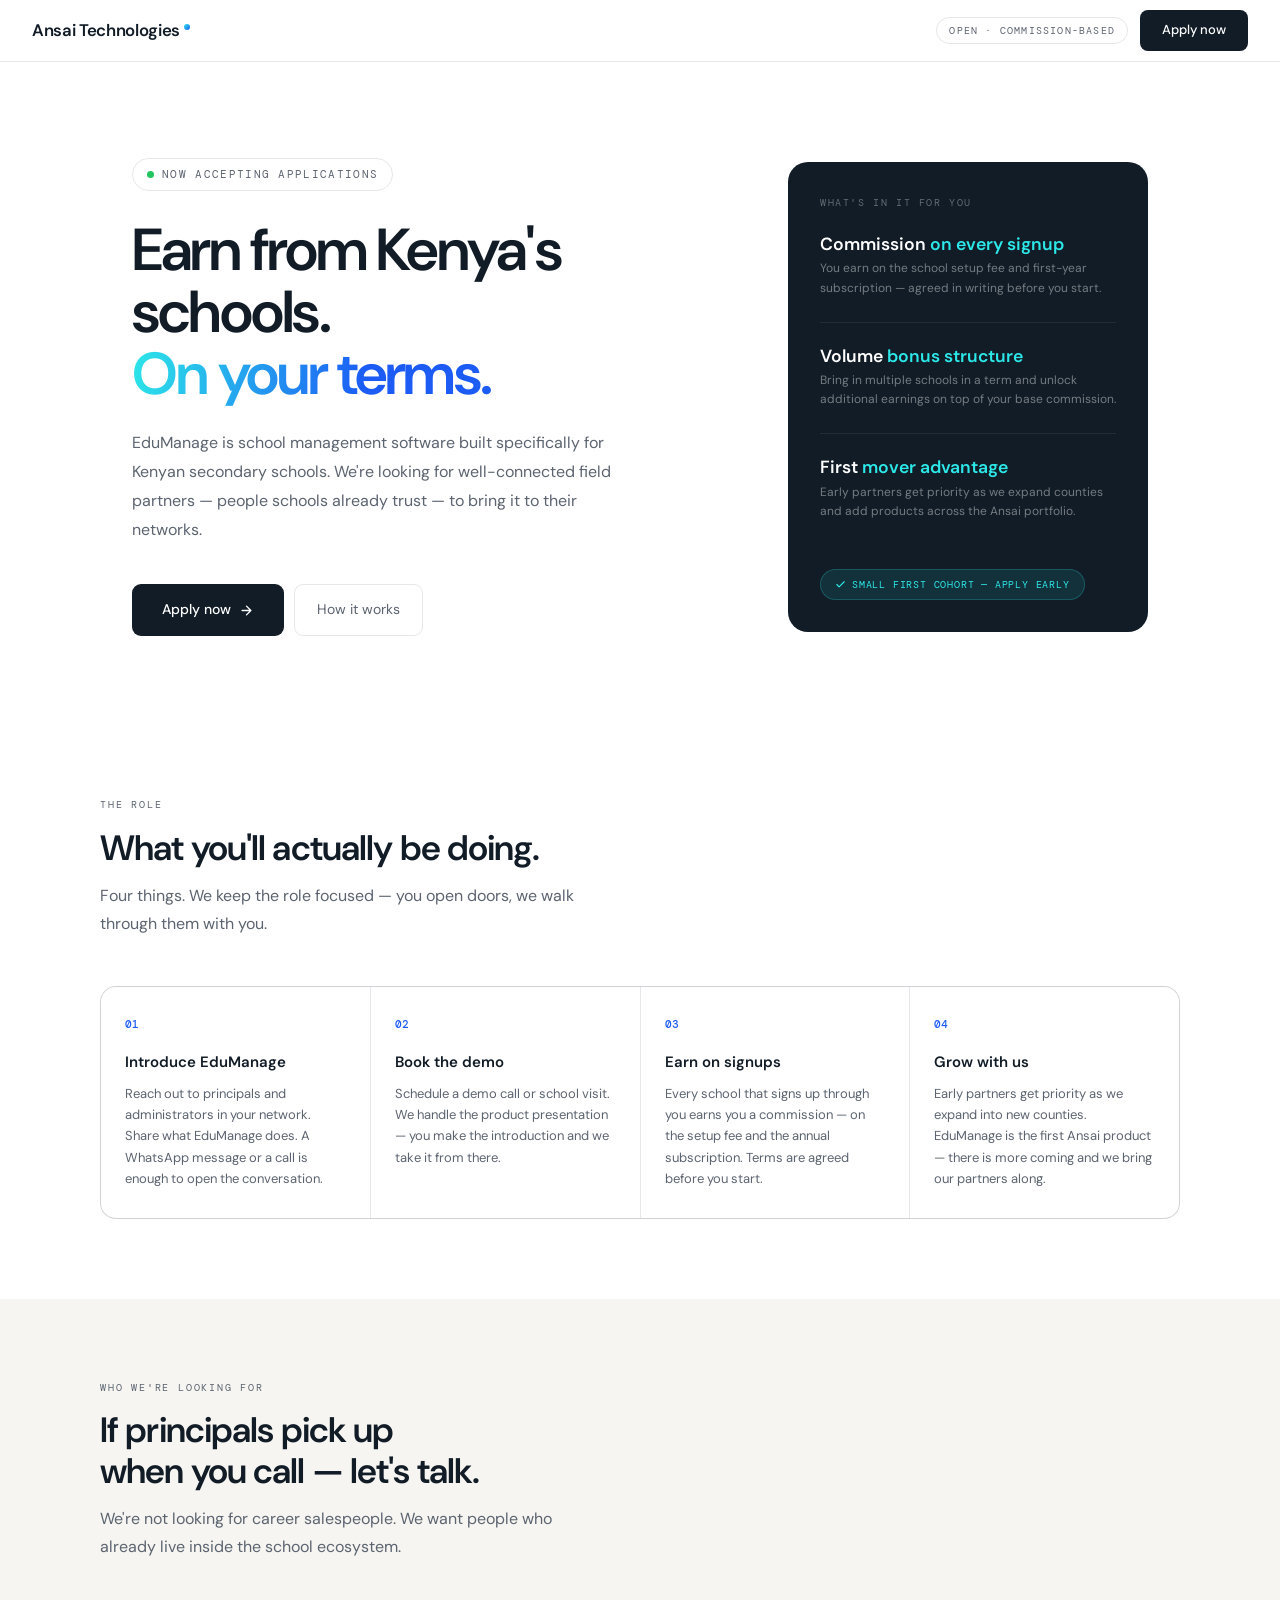
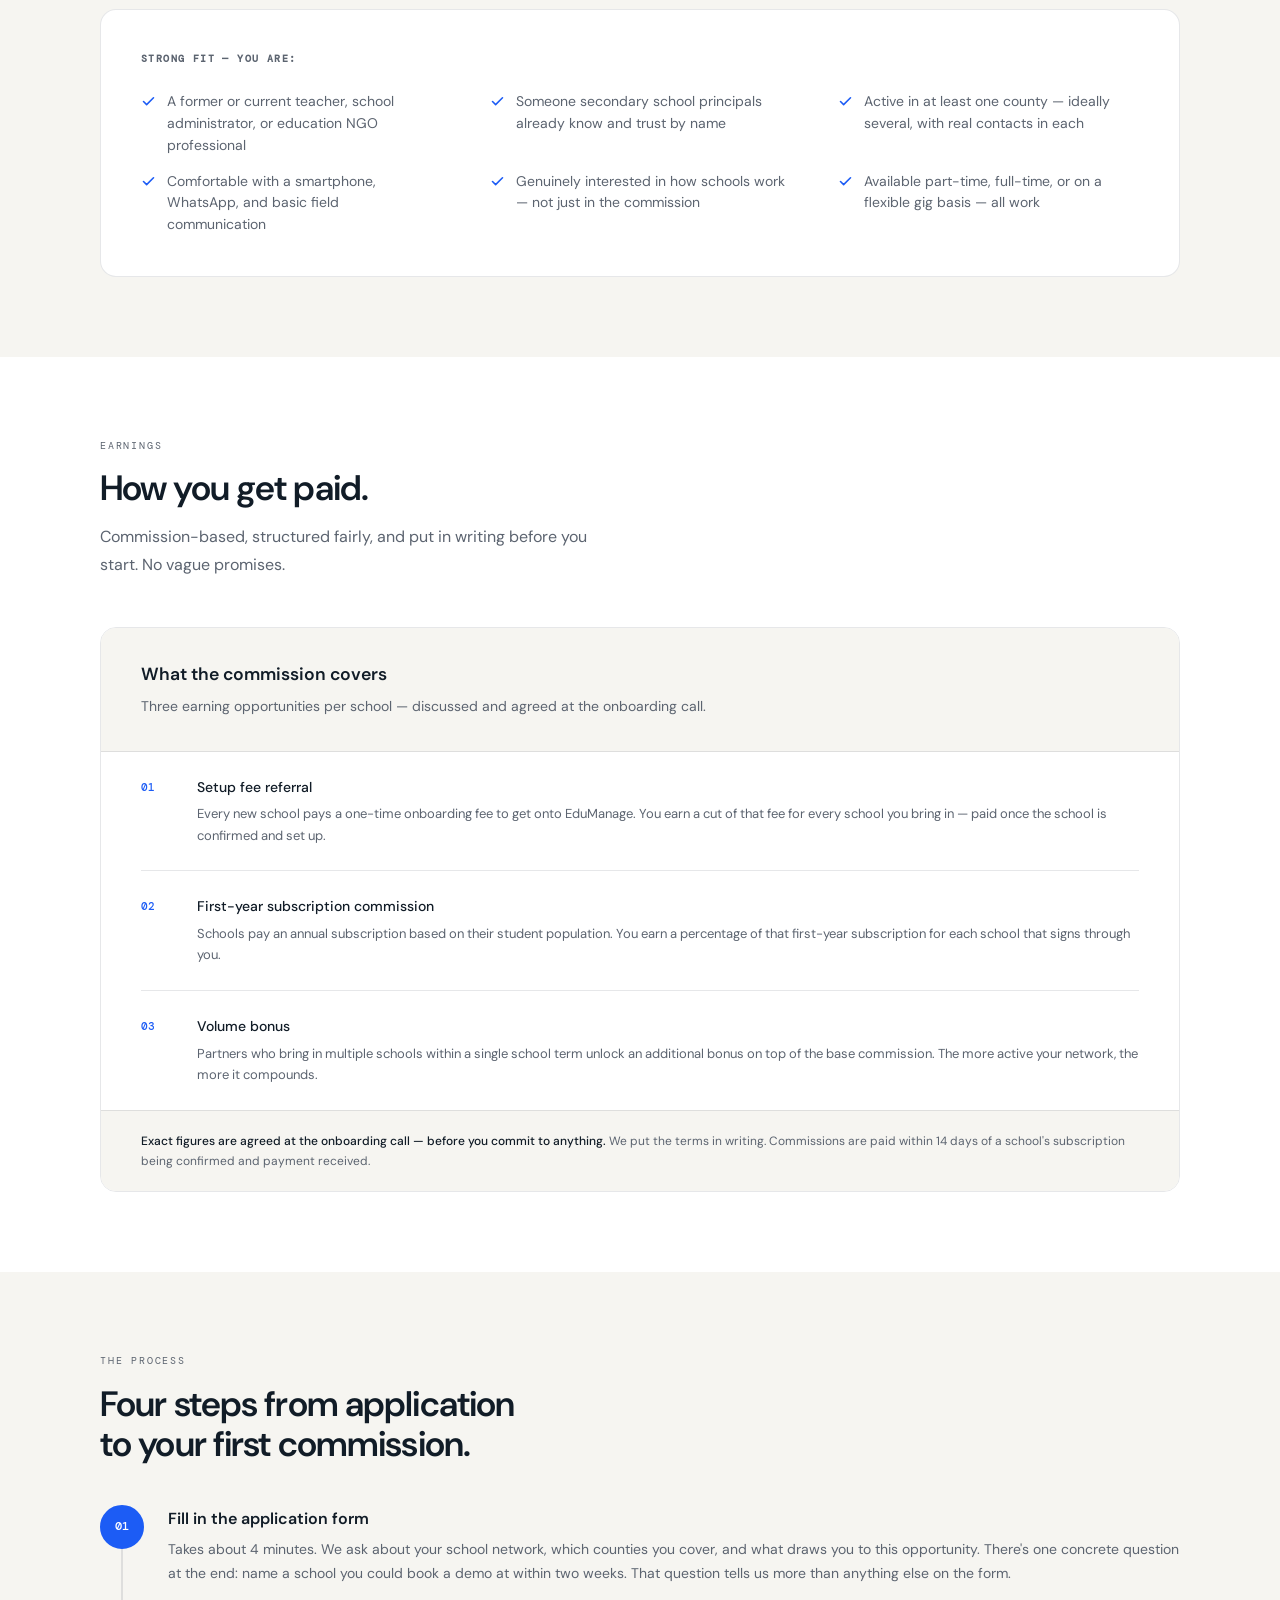
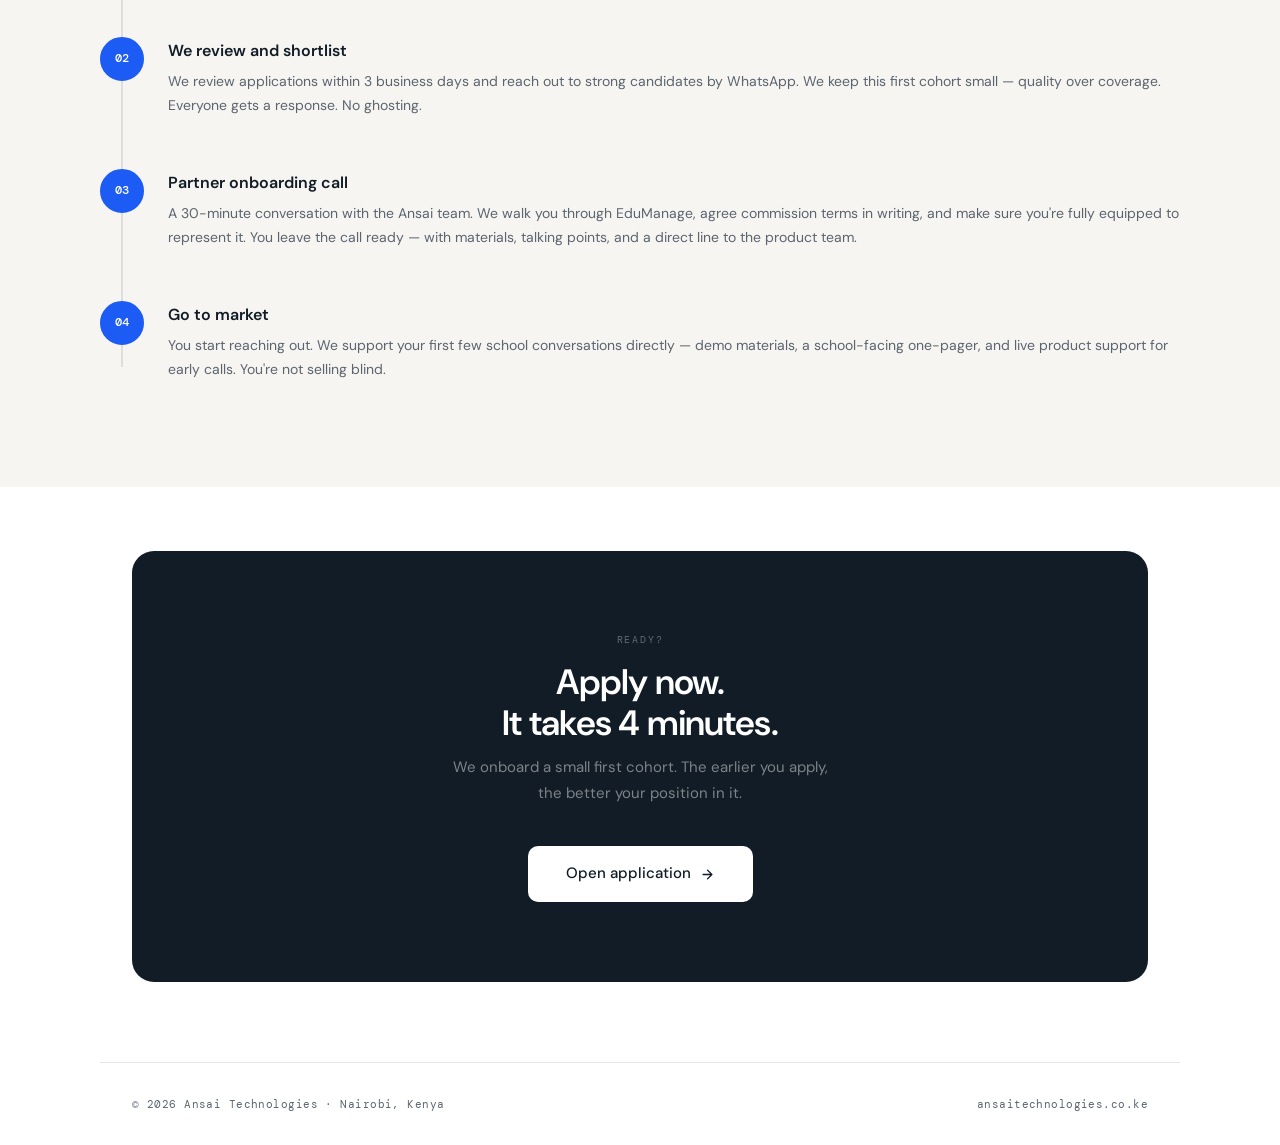
<file: careers.html>
<!DOCTYPE html>
<html lang="en">
<head>
  <meta charset="UTF-8" />
  <meta name="viewport" content="width=device-width, initial-scale=1.0" />
  <title>Sales Partner — Ansai Technologies</title>
  <meta name="description" content="Join EduManage as a commission-based field sales partner. Bring school management software to secondary schools across Kenya." />
  <meta property="og:title" content="Sales Partner Opportunity — Ansai Technologies" />
  <meta property="og:description" content="Well-connected in Kenyan secondary schools? Earn commission introducing EduManage to your network." />
  <meta property="og:type" content="website" />
  <link rel="preconnect" href="https://fonts.googleapis.com" />
  <link rel="preconnect" href="https://fonts.gstatic.com" crossorigin />
  <link href="https://fonts.googleapis.com/css2?family=DM+Sans:ital,wght@0,300;0,400;0,500;0,600;1,400&family=DM+Mono:wght@400;500&display=swap" rel="stylesheet" />
  <style>
    *, *::before, *::after { box-sizing: border-box; margin: 0; padding: 0; }

    :root {
      --navy:   #111C27;
      --cyan:   #2DE8E8;
      --blue:   #1C5CF5;
      --white:  #ffffff;
      --off:    #F6F5F1;
      --muted:  #5C6470;
      --border: rgba(17,28,39,0.1);
      --text:   #111C27;
    }

    html { scroll-behavior: smooth; }

    body {
      font-family: 'DM Sans', sans-serif;
      background: var(--white);
      color: var(--text);
      font-size: 16px;
      line-height: 1.7;
      -webkit-font-smoothing: antialiased;
    }

    /* NAV */
    nav {
      position: sticky; top: 0; z-index: 100;
      background: rgba(255,255,255,0.94);
      backdrop-filter: blur(14px);
      border-bottom: 1px solid var(--border);
      padding: 0 2rem;
      display: flex; align-items: center; justify-content: space-between;
      height: 62px;
    }
    .nav-logo {
      font-family: 'DM Sans', sans-serif;
      font-weight: 600; font-size: 1.05rem;
      color: var(--navy); text-decoration: none;
      letter-spacing: -0.02em;
      display: flex; align-items: center;
    }
    .nav-dot {
      display: inline-block; width: 6px; height: 6px;
      border-radius: 50%;
      background: linear-gradient(135deg, var(--cyan), var(--blue));
      margin-left: 4px; margin-bottom: 7px;
    }
    .nav-right { display: flex; align-items: center; gap: 12px; }
    .nav-pill {
      font-family: 'DM Mono', monospace;
      font-size: 10px; letter-spacing: 0.12em; text-transform: uppercase;
      padding: 4px 12px;
      border: 1px solid var(--border);
      border-radius: 100px; color: var(--muted);
    }
    .nav-cta {
      font-family: 'DM Sans', sans-serif;
      font-size: 13px; font-weight: 500;
      padding: 9px 22px;
      background: var(--navy); color: var(--white);
      border-radius: 8px; text-decoration: none;
      transition: opacity 0.15s;
    }
    .nav-cta:hover { opacity: 0.82; }

    /* HERO */
    .hero {
      padding: 6rem 2rem 5rem;
      max-width: 1080px; margin: 0 auto;
      display: grid;
      grid-template-columns: 1fr 360px;
      gap: 5rem; align-items: center;
    }
    .hero-tag {
      display: inline-flex; align-items: center; gap: 8px;
      font-family: 'DM Mono', monospace;
      font-size: 11px; letter-spacing: 0.12em; text-transform: uppercase;
      padding: 6px 14px;
      border: 1px solid var(--border);
      border-radius: 100px; color: var(--muted);
      margin-bottom: 1.75rem;
    }
    .tag-dot {
      width: 7px; height: 7px; border-radius: 50%;
      background: #22c55e;
      animation: blink 2.2s ease-in-out infinite;
    }
    @keyframes blink { 0%,100%{opacity:1} 50%{opacity:0.35} }

    h1 {
      font-family: 'DM Sans', sans-serif;
      font-size: clamp(2.4rem, 4.8vw, 3.7rem);
      font-weight: 600; line-height: 1.05;
      letter-spacing: -0.03em; color: var(--navy);
      margin-bottom: 1.5rem;
    }
    .h1-grad {
      background: linear-gradient(100deg, var(--cyan) 0%, var(--blue) 65%);
      -webkit-background-clip: text;
      -webkit-text-fill-color: transparent;
      background-clip: text;
    }

    .hero-sub {
      font-size: 1rem; color: var(--muted);
      max-width: 480px; line-height: 1.8;
      margin-bottom: 2.5rem;
    }

    .hero-actions { display: flex; gap: 10px; flex-wrap: wrap; }

    .btn-primary {
      display: inline-flex; align-items: center; gap: 8px;
      font-family: 'DM Sans', sans-serif;
      font-size: 14px; font-weight: 500;
      padding: 13px 30px;
      background: var(--navy); color: var(--white);
      border-radius: 9px; text-decoration: none;
      transition: opacity 0.15s, transform 0.15s;
    }
    .btn-primary:hover { opacity: 0.84; transform: translateY(-1px); }
    .btn-primary svg { width: 15px; height: 15px; }

    .btn-ghost {
      display: inline-flex; align-items: center; gap: 8px;
      font-family: 'DM Sans', sans-serif;
      font-size: 14px; font-weight: 400;
      padding: 13px 22px;
      background: transparent; color: var(--muted);
      border: 1px solid var(--border);
      border-radius: 9px; text-decoration: none;
      transition: border-color 0.15s, color 0.15s;
    }
    .btn-ghost:hover { border-color: var(--navy); color: var(--navy); }

    /* HERO CARD */
    .hero-card {
      background: var(--navy);
      border-radius: 20px; padding: 2rem;
    }
    .hc-label {
      font-family: 'DM Mono', monospace;
      font-size: 10px; letter-spacing: 0.16em; text-transform: uppercase;
      color: rgba(255,255,255,0.35); margin-bottom: 1.5rem;
    }
    .hc-item { margin-bottom: 1.5rem; }
    .hc-item:last-of-type { margin-bottom: 0; }
    .hc-title {
      font-family: 'DM Sans', sans-serif;
      font-size: 1.1rem; font-weight: 600; line-height: 1.1;
      color: var(--white); margin-bottom: 5px;
    }
    .hc-title span { color: var(--cyan); }
    .hc-desc { font-size: 12px; color: rgba(255,255,255,0.42); line-height: 1.6; }
    .hc-hr { border: none; border-top: 1px solid rgba(255,255,255,0.07); margin: 1.5rem 0; }
    .hc-badge {
      display: inline-flex; align-items: center; gap: 6px;
      font-family: 'DM Mono', monospace;
      font-size: 10px; letter-spacing: 0.08em; text-transform: uppercase;
      padding: 6px 14px;
      background: rgba(45,232,232,0.1);
      color: var(--cyan);
      border: 1px solid rgba(45,232,232,0.22);
      border-radius: 100px;
      margin-top: 1.5rem;
    }
    .hc-badge svg { width: 11px; height: 11px; }

    /* MOBILE STATS */
    .mobile-stats {
      display: none;
      background: var(--navy);
    }
    .ms-inner {
      display: flex; max-width: 1080px; margin: 0 auto;
      padding: 1.75rem 1.5rem;
    }
    .ms-item {
      flex: 1; text-align: center;
      border-right: 1px solid rgba(255,255,255,0.07);
      padding: 0 1rem;
    }
    .ms-item:last-child { border-right: none; }
    .ms-title {
      font-family: 'DM Sans', sans-serif;
      font-size: 1rem; font-weight: 600;
      color: var(--white); line-height: 1.2; margin-bottom: 3px;
    }
    .ms-title span { color: var(--cyan); }
    .ms-desc { font-size: 11px; color: rgba(255,255,255,0.4); }

    /* SECTIONS */
    section { padding: 5rem 2rem; }
    .container { max-width: 1080px; margin: 0 auto; }
    .eyebrow {
      font-family: 'DM Mono', monospace;
      font-size: 10px; letter-spacing: 0.18em; text-transform: uppercase;
      color: var(--muted); margin-bottom: 0.9rem;
    }
    h2 {
      font-family: 'DM Sans', sans-serif;
      font-size: clamp(1.6rem, 3vw, 2.2rem);
      font-weight: 600; letter-spacing: -0.025em;
      color: var(--navy); margin-bottom: 0.9rem; line-height: 1.15;
    }
    .sec-sub {
      font-size: 1rem; color: var(--muted);
      max-width: 500px; margin-bottom: 3rem; line-height: 1.75;
    }

    /* WHAT GRID */
    .what-grid {
      display: grid;
      grid-template-columns: repeat(auto-fit, minmax(220px, 1fr));
      gap: 1px; background: var(--border);
      border: 1px solid var(--border);
      border-radius: 16px; overflow: hidden;
    }
    .what-cell {
      background: var(--white);
      padding: 1.75rem 1.5rem;
      transition: background 0.15s;
    }
    .what-cell:hover { background: var(--off); }
    .wc-num {
      font-family: 'DM Mono', monospace;
      font-size: 11px; color: var(--blue);
      margin-bottom: 1rem; font-weight: 500;
    }
    .what-cell h4 {
      font-family: 'DM Sans', sans-serif;
      font-size: 15px; font-weight: 600;
      color: var(--navy); margin-bottom: 7px;
    }
    .what-cell p { font-size: 13px; color: var(--muted); line-height: 1.65; }

    /* WHO WE WANT */
    .ideal-wrap {
      background: var(--white);
      border: 1px solid var(--border);
      border-radius: 16px; padding: 2.5rem;
    }
    .ideal-wrap h3 {
      font-family: 'DM Mono', monospace;
      font-size: 10px; letter-spacing: 0.14em; text-transform: uppercase;
      color: var(--muted); margin-bottom: 1.5rem;
    }
    .check-grid {
      display: grid;
      grid-template-columns: repeat(auto-fit, minmax(260px, 1fr));
      gap: 14px 3rem;
    }
    .check-item {
      display: flex; gap: 11px; align-items: flex-start;
      font-size: 14px; color: var(--muted); line-height: 1.55;
    }
    .check-item svg {
      width: 15px; height: 15px; color: var(--blue);
      flex-shrink: 0; margin-top: 3px;
    }

    /* COMMISSION */
    .comm-wrap {
      border: 1px solid var(--border);
      border-radius: 16px; overflow: hidden;
    }
    .comm-head {
      background: var(--off);
      padding: 2rem 2.5rem;
      border-bottom: 1px solid var(--border);
    }
    .comm-head h3 {
      font-family: 'DM Sans', sans-serif;
      font-size: 1.1rem; font-weight: 600;
      color: var(--navy); margin-bottom: 5px;
    }
    .comm-head p { font-size: 14px; color: var(--muted); }
    .comm-body { padding: 0 2.5rem; }
    .c-row {
      display: grid;
      grid-template-columns: 36px 1fr;
      gap: 1.25rem; align-items: flex-start;
      padding: 1.5rem 0;
      border-bottom: 1px solid var(--border);
    }
    .c-row:last-child { border-bottom: none; }
    .c-num {
      font-family: 'DM Mono', monospace;
      font-size: 11px; color: var(--blue); font-weight: 500;
      padding-top: 2px;
    }
    .c-body h4 {
      font-size: 14px; font-weight: 500;
      color: var(--navy); margin-bottom: 4px;
    }
    .c-body p { font-size: 13px; color: var(--muted); line-height: 1.65; }
    .comm-note {
      padding: 1.25rem 2.5rem;
      border-top: 1px solid var(--border);
      background: var(--off);
      font-size: 12px; color: var(--muted); line-height: 1.7;
    }
    .comm-note strong { color: var(--navy); font-weight: 500; }

    /* PROCESS — stepper: sequential content justifies the pattern */
    .proc-list { display: flex; flex-direction: column; position: relative; }
    .proc-list::before {
      content: ""; position: absolute;
      left: 21px; top: 2.5rem; bottom: 2.5rem;
      width: 2px; background: var(--border);
    }
    .proc-item {
      display: grid;
      grid-template-columns: 44px 1fr;
      gap: 1.5rem; padding: 1.6rem 0;
      position: relative;
    }
    .proc-num {
      font-family: 'DM Mono', monospace;
      font-size: 12px; font-weight: 500;
      width: 44px; height: 44px;
      display: grid; place-items: center;
      background: var(--white);
      border: 2px solid var(--border);
      border-radius: 100px;
      color: var(--muted);
      position: relative; z-index: 1;
    }
    .proc-item.active .proc-num {
      border-color: var(--blue);
      background: var(--blue);
      color: var(--white);
    }
    @media (prefers-reduced-motion: no-preference) {
      .proc-num {
        transition: border-color 0.3s ease-out, background 0.3s ease-out, color 0.3s ease-out;
      }
    }
    .proc-body h4 {
      font-family: 'DM Sans', sans-serif;
      font-size: 16px; font-weight: 600;
      color: var(--navy); margin-bottom: 6px;
    }
    .proc-body p { font-size: 14px; color: var(--muted); line-height: 1.7; }

    /* FINAL CTA */
    .cta-wrap { padding: 4rem 2rem 5rem; max-width: 1080px; margin: 0 auto; }
    .cta-inner {
      background: var(--navy);
      border-radius: 22px; padding: 5rem 3rem;
      text-align: center;
    }
    .cta-inner .eyebrow { color: rgba(255,255,255,0.35); margin-bottom: 0.9rem; }
    .cta-inner h2 { color: var(--white); margin-bottom: 0.75rem; }
    .cta-inner p {
      color: rgba(255,255,255,0.45);
      font-size: 15px; max-width: 400px;
      margin: 0 auto 2.5rem; line-height: 1.7;
    }
    .btn-light {
      display: inline-flex; align-items: center; gap: 9px;
      font-family: 'DM Sans', sans-serif;
      font-size: 15px; font-weight: 500;
      padding: 15px 38px;
      background: var(--white); color: var(--navy);
      border-radius: 10px; text-decoration: none;
      transition: opacity 0.15s, transform 0.15s;
    }
    .btn-light:hover { opacity: 0.9; transform: translateY(-1px); }
    .btn-light svg { width: 15px; height: 15px; }

    /* FOOTER */
    footer {
      border-top: 1px solid var(--border);
      padding: 2rem;
      display: flex; align-items: center; justify-content: space-between;
      max-width: 1080px; margin: 0 auto;
      font-family: 'DM Mono', monospace;
      font-size: 11px; color: var(--muted);
      letter-spacing: 0.04em;
    }
    footer a { color: var(--muted); text-decoration: none; }
    footer a:hover { color: var(--navy); }

    /* REVEAL */
    .reveal {
      opacity: 0; transform: translateY(18px);
      transition: opacity 0.55s ease, transform 0.55s ease;
    }
    .reveal.visible { opacity: 1; transform: translateY(0); }

    /* RESPONSIVE */
    @media (max-width: 820px) {
      .hero {
        grid-template-columns: 1fr; gap: 0;
        padding: 4rem 1.5rem 0;
      }
      .hero-card { display: none; }
      .mobile-stats { display: block; }
      section { padding: 3.5rem 1.5rem; }
      .comm-head, .comm-body, .comm-note { padding-left: 1.5rem; padding-right: 1.5rem; }
      .ideal-wrap { padding: 1.75rem 1.5rem; }
      .cta-inner { padding: 3rem 1.5rem; }
      .cta-wrap { padding: 3rem 1rem 3rem; }
      footer { flex-direction: column; gap: 8px; text-align: center; }
      .nav-pill { display: none; }
    }
  </style>
</head>
<body>

  <!-- NAV -->
  <nav>
    <a href="/" class="nav-logo">
      Ansai Technologies<span class="nav-dot"></span>
    </a>
    <div class="nav-right">
      <span class="nav-pill">Open · Commission-based</span>
      <a href="#apply" class="nav-cta">Apply now</a>
    </div>
  </nav>

  <!-- HERO -->
  <section style="padding-bottom:0; padding-top:0;">
    <div class="hero">
      <div>
        <div class="hero-tag">
          <span class="tag-dot"></span>
          Now accepting applications
        </div>
        <h1>Earn from Kenya's<br>schools.<br><span class="h1-grad">On your terms.</span></h1>
        <p class="hero-sub">EduManage is school management software built specifically for Kenyan secondary schools. We're looking for well-connected field partners — people schools already trust — to bring it to their networks.</p>
        <div class="hero-actions">
          <a href="#apply" class="btn-primary">
            Apply now
            <svg viewBox="0 0 24 24" fill="none" stroke="currentColor" stroke-width="2.2" stroke-linecap="round" stroke-linejoin="round"><path d="M5 12h14M12 5l7 7-7 7"/></svg>
          </a>
          <a href="#what" class="btn-ghost">How it works</a>
        </div>
      </div>

      <div class="hero-card">
        <div class="hc-label">What's in it for you</div>
        <div class="hc-item">
          <div class="hc-title">Commission <span>on every signup</span></div>
          <div class="hc-desc">You earn on the school setup fee and first-year subscription — agreed in writing before you start.</div>
        </div>
        <hr class="hc-hr">
        <div class="hc-item">
          <div class="hc-title">Volume <span>bonus structure</span></div>
          <div class="hc-desc">Bring in multiple schools in a term and unlock additional earnings on top of your base commission.</div>
        </div>
        <hr class="hc-hr">
        <div class="hc-item">
          <div class="hc-title">First <span>mover advantage</span></div>
          <div class="hc-desc">Early partners get priority as we expand counties and add products across the Ansai portfolio.</div>
        </div>
        <div class="hc-badge">
          <svg viewBox="0 0 24 24" fill="none" stroke="currentColor" stroke-width="2.5" stroke-linecap="round" stroke-linejoin="round"><polyline points="20 6 9 17 4 12"/></svg>
          Small first cohort — apply early
        </div>
      </div>
    </div>
  </section>

  <!-- MOBILE STATS -->
  <div class="mobile-stats">
    <div class="ms-inner">
      <div class="ms-item">
        <div class="ms-title">Commission <span>earned</span></div>
        <div class="ms-desc">On every signup</div>
      </div>
      <div class="ms-item">
        <div class="ms-title">Volume <span>bonus</span></div>
        <div class="ms-desc">Multiple schools</div>
      </div>
      <div class="ms-item">
        <div class="ms-title">First <span>cohort</span></div>
        <div class="ms-desc">Limited spots</div>
      </div>
    </div>
  </div>

  <!-- WHAT YOU'LL DO -->
  <section id="what">
    <div class="container reveal">
      <div class="eyebrow">The role</div>
      <h2>What you'll actually be doing.</h2>
      <p class="sec-sub">Four things. We keep the role focused — you open doors, we walk through them with you.</p>
      <div class="what-grid">
        <div class="what-cell">
          <div class="wc-num">01</div>
          <h4>Introduce EduManage</h4>
          <p>Reach out to principals and administrators in your network. Share what EduManage does. A WhatsApp message or a call is enough to open the conversation.</p>
        </div>
        <div class="what-cell">
          <div class="wc-num">02</div>
          <h4>Book the demo</h4>
          <p>Schedule a demo call or school visit. We handle the product presentation — you make the introduction and we take it from there.</p>
        </div>
        <div class="what-cell">
          <div class="wc-num">03</div>
          <h4>Earn on signups</h4>
          <p>Every school that signs up through you earns you a commission — on the setup fee and the annual subscription. Terms are agreed before you start.</p>
        </div>
        <div class="what-cell">
          <div class="wc-num">04</div>
          <h4>Grow with us</h4>
          <p>Early partners get priority as we expand into new counties. EduManage is the first Ansai product — there is more coming and we bring our partners along.</p>
        </div>
      </div>
    </div>
  </section>

  <!-- WHO WE WANT -->
  <section style="background: var(--off);">
    <div class="container reveal">
      <div class="eyebrow">Who we're looking for</div>
      <h2>If principals pick up<br>when you call — let's talk.</h2>
      <p class="sec-sub">We're not looking for career salespeople. We want people who already live inside the school ecosystem.</p>
      <div class="ideal-wrap">
        <h3>Strong fit — you are:</h3>
        <div class="check-grid">
          <div class="check-item">
            <svg viewBox="0 0 24 24" fill="none" stroke="currentColor" stroke-width="2.5" stroke-linecap="round" stroke-linejoin="round"><polyline points="20 6 9 17 4 12"/></svg>
            A former or current teacher, school administrator, or education NGO professional
          </div>
          <div class="check-item">
            <svg viewBox="0 0 24 24" fill="none" stroke="currentColor" stroke-width="2.5" stroke-linecap="round" stroke-linejoin="round"><polyline points="20 6 9 17 4 12"/></svg>
            Someone secondary school principals already know and trust by name
          </div>
          <div class="check-item">
            <svg viewBox="0 0 24 24" fill="none" stroke="currentColor" stroke-width="2.5" stroke-linecap="round" stroke-linejoin="round"><polyline points="20 6 9 17 4 12"/></svg>
            Active in at least one county — ideally several, with real contacts in each
          </div>
          <div class="check-item">
            <svg viewBox="0 0 24 24" fill="none" stroke="currentColor" stroke-width="2.5" stroke-linecap="round" stroke-linejoin="round"><polyline points="20 6 9 17 4 12"/></svg>
            Comfortable with a smartphone, WhatsApp, and basic field communication
          </div>
          <div class="check-item">
            <svg viewBox="0 0 24 24" fill="none" stroke="currentColor" stroke-width="2.5" stroke-linecap="round" stroke-linejoin="round"><polyline points="20 6 9 17 4 12"/></svg>
            Genuinely interested in how schools work — not just in the commission
          </div>
          <div class="check-item">
            <svg viewBox="0 0 24 24" fill="none" stroke="currentColor" stroke-width="2.5" stroke-linecap="round" stroke-linejoin="round"><polyline points="20 6 9 17 4 12"/></svg>
            Available part-time, full-time, or on a flexible gig basis — all work
          </div>
        </div>
      </div>
    </div>
  </section>

  <!-- COMMISSION — descriptive, no figures -->
  <section>
    <div class="container reveal">
      <div class="eyebrow">Earnings</div>
      <h2>How you get paid.</h2>
      <p class="sec-sub">Commission-based, structured fairly, and put in writing before you start. No vague promises.</p>
      <div class="comm-wrap">
        <div class="comm-head">
          <h3>What the commission covers</h3>
          <p>Three earning opportunities per school — discussed and agreed at the onboarding call.</p>
        </div>
        <div class="comm-body">
          <div class="c-row">
            <span class="c-num">01</span>
            <div class="c-body">
              <h4>Setup fee referral</h4>
              <p>Every new school pays a one-time onboarding fee to get onto EduManage. You earn a cut of that fee for every school you bring in — paid once the school is confirmed and set up.</p>
            </div>
          </div>
          <div class="c-row">
            <span class="c-num">02</span>
            <div class="c-body">
              <h4>First-year subscription commission</h4>
              <p>Schools pay an annual subscription based on their student population. You earn a percentage of that first-year subscription for each school that signs through you.</p>
            </div>
          </div>
          <div class="c-row">
            <span class="c-num">03</span>
            <div class="c-body">
              <h4>Volume bonus</h4>
              <p>Partners who bring in multiple schools within a single school term unlock an additional bonus on top of the base commission. The more active your network, the more it compounds.</p>
            </div>
          </div>
        </div>
        <div class="comm-note">
          <strong>Exact figures are agreed at the onboarding call — before you commit to anything.</strong> We put the terms in writing. Commissions are paid within 14 days of a school's subscription being confirmed and payment received.
        </div>
      </div>
    </div>
  </section>

  <!-- PROCESS -->
  <section style="background: var(--off);">
    <div class="container reveal">
      <div class="eyebrow">The process</div>
      <h2>Four steps from application<br>to your first commission.</h2>
      <div class="proc-list">
        <div class="proc-item">
          <span class="proc-num">01</span>
          <div class="proc-body">
            <h4>Fill in the application form</h4>
            <p>Takes about 4 minutes. We ask about your school network, which counties you cover, and what draws you to this opportunity. There's one concrete question at the end: name a school you could book a demo at within two weeks. That question tells us more than anything else on the form.</p>
          </div>
        </div>
        <div class="proc-item">
          <span class="proc-num">02</span>
          <div class="proc-body">
            <h4>We review and shortlist</h4>
            <p>We review applications within 3 business days and reach out to strong candidates by WhatsApp. We keep this first cohort small — quality over coverage. Everyone gets a response. No ghosting.</p>
          </div>
        </div>
        <div class="proc-item">
          <span class="proc-num">03</span>
          <div class="proc-body">
            <h4>Partner onboarding call</h4>
            <p>A 30-minute conversation with the Ansai team. We walk you through EduManage, agree commission terms in writing, and make sure you're fully equipped to represent it. You leave the call ready — with materials, talking points, and a direct line to the product team.</p>
          </div>
        </div>
        <div class="proc-item">
          <span class="proc-num">04</span>
          <div class="proc-body">
            <h4>Go to market</h4>
            <p>You start reaching out. We support your first few school conversations directly — demo materials, a school-facing one-pager, and live product support for early calls. You're not selling blind.</p>
          </div>
        </div>
      </div>
    </div>
  </section>

  <!-- FINAL CTA -->
  <div id="apply">
    <div class="cta-wrap reveal">
      <div class="cta-inner">
        <div class="eyebrow">Ready?</div>
        <h2>Apply now.<br>It takes 4 minutes.</h2>
        <p>We onboard a small first cohort. The earlier you apply, the better your position in it.</p>
        <!-- REPLACE href WITH YOUR TYPEFORM LINK ONCE LIVE -->
        <a href="https://forms.gle/cv7cxoTEQArj2pEh8" target="_blank" rel="noopener" class="btn-light">
          Open application
          <svg viewBox="0 0 24 24" fill="none" stroke="currentColor" stroke-width="2.2" stroke-linecap="round" stroke-linejoin="round"><path d="M5 12h14M12 5l7 7-7 7"/></svg>
        </a>
      </div>
    </div>
  </div>

  <!-- FOOTER -->
  <footer>
    <span>© <span id="careers-year">2026</span> Ansai Technologies · Nairobi, Kenya</span>
    <a href="/">ansaitechnologies.co.ke</a>
  </footer>

  <script>
    const els = document.querySelectorAll('.reveal');
    const obs = new IntersectionObserver(entries => {
      entries.forEach(e => {
        if (e.isIntersecting) {
          e.target.classList.add('visible');
          obs.unobserve(e.target);
        }
      });
    }, { threshold: 0.08 });
    els.forEach(el => obs.observe(el));

    // Stepper: each step's node activates once as it enters view,
    // communicating progress through the real four-step sequence.
    const steps = document.querySelectorAll('.proc-item');
    const stepObs = new IntersectionObserver(entries => {
      entries.forEach(e => {
        if (e.isIntersecting) {
          e.target.classList.add('active');
          stepObs.unobserve(e.target);
        }
      });
    }, { threshold: 0.6 });
    steps.forEach(s => stepObs.observe(s));

    const yearNode = document.getElementById('careers-year');
    if (yearNode) yearNode.textContent = new Date().getFullYear().toString();
  </script>

</body>
</html>
</file>
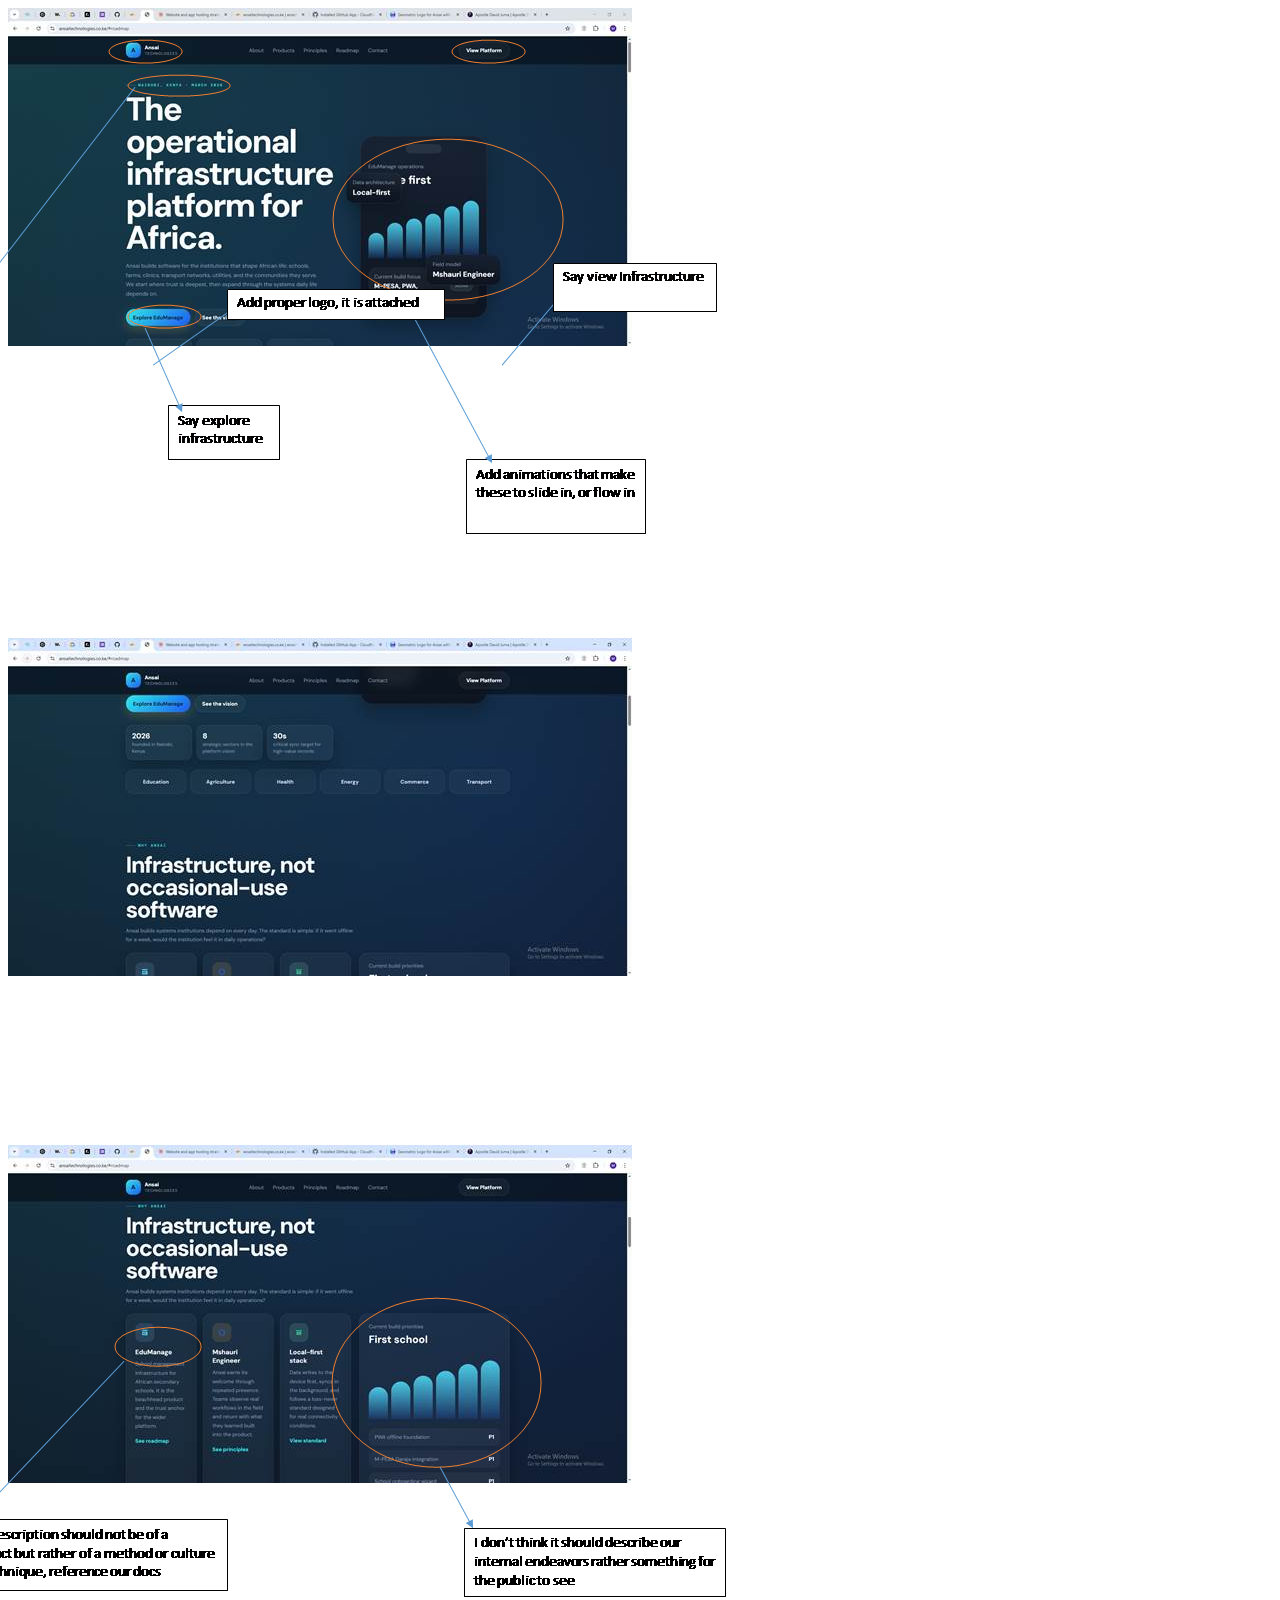
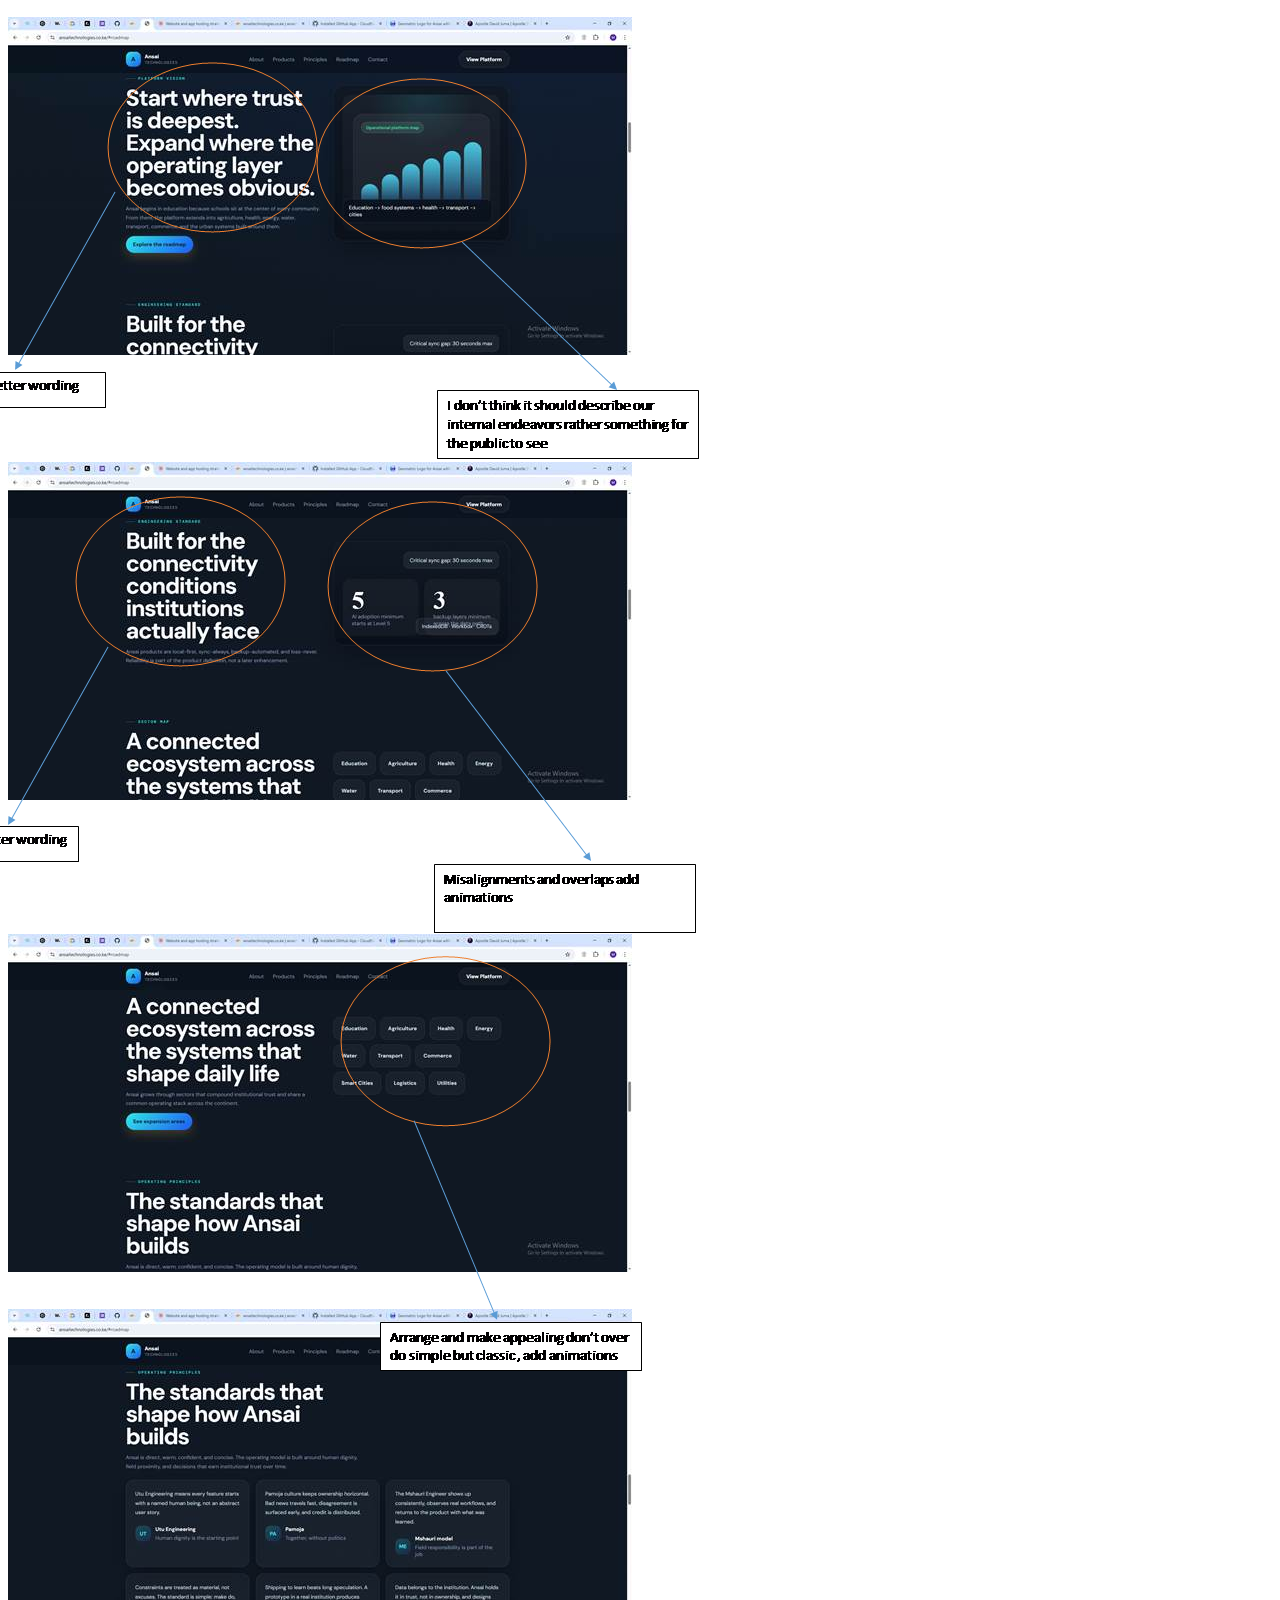
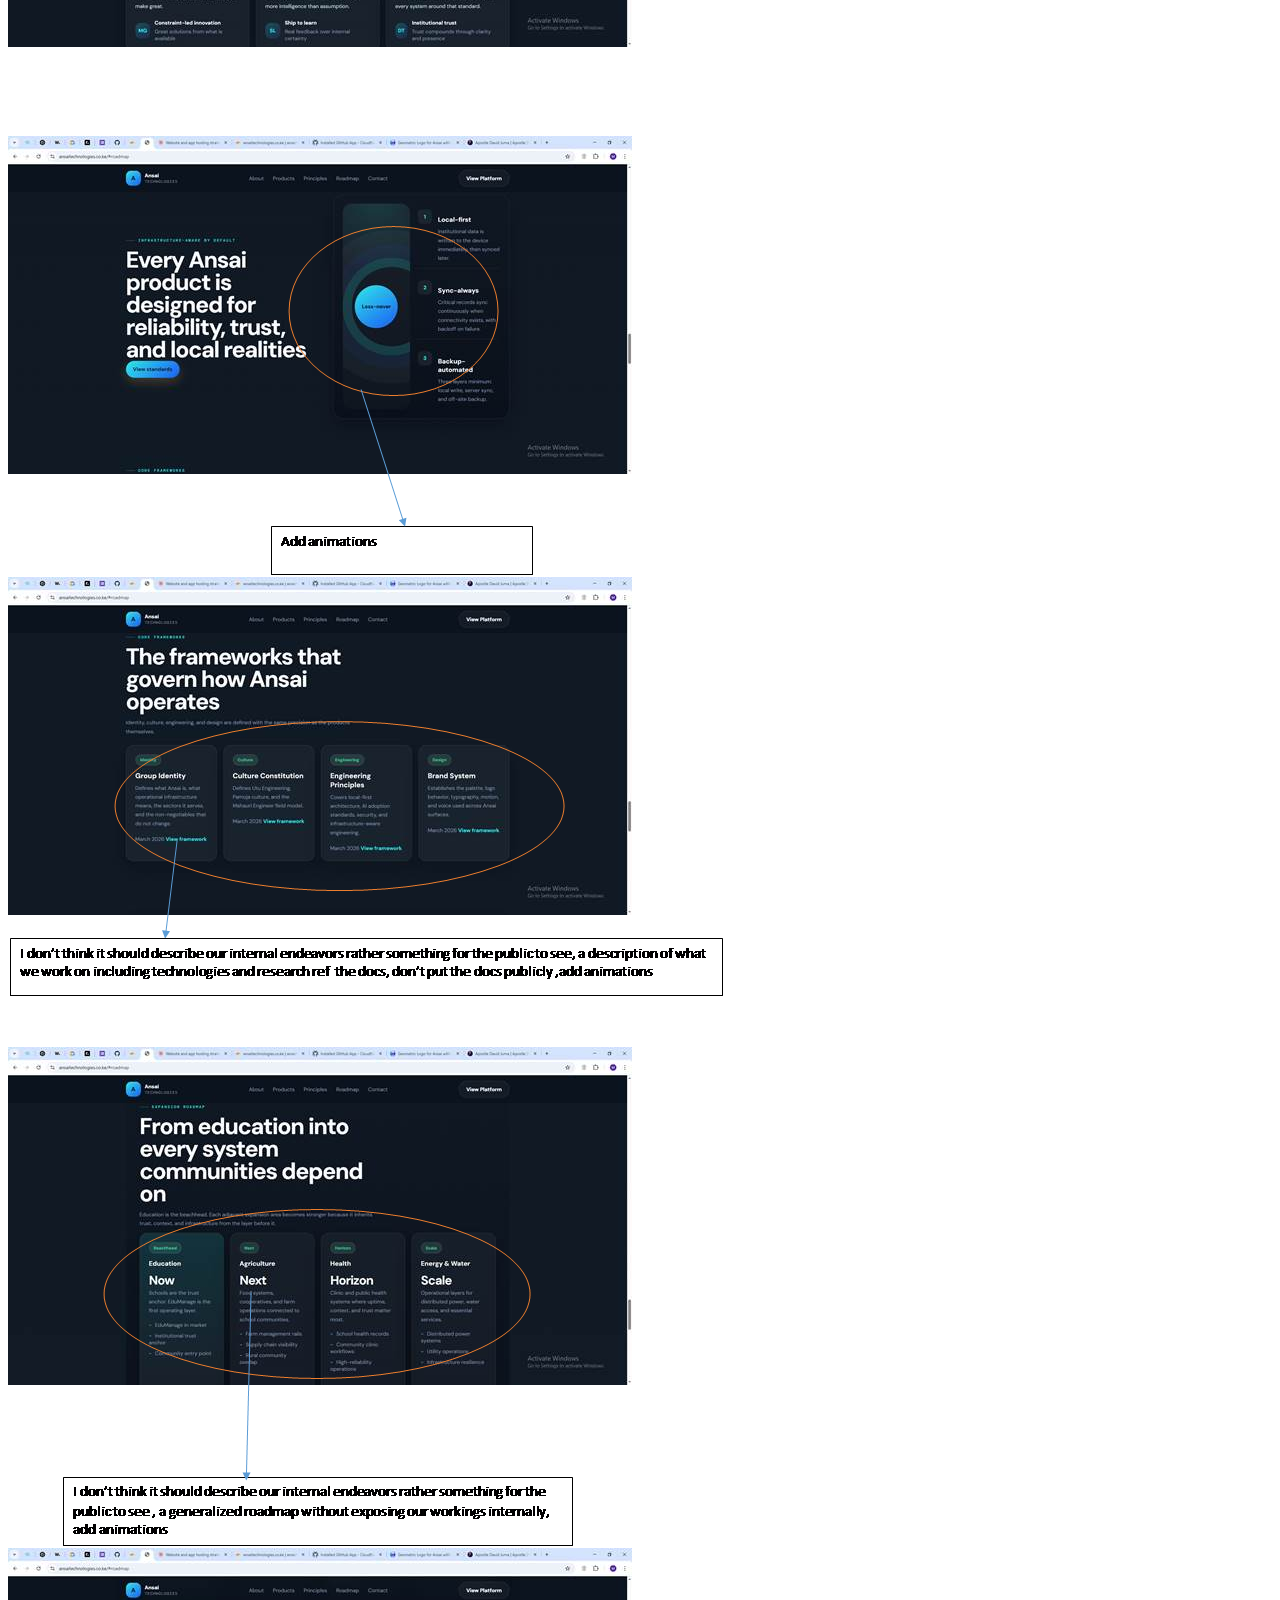
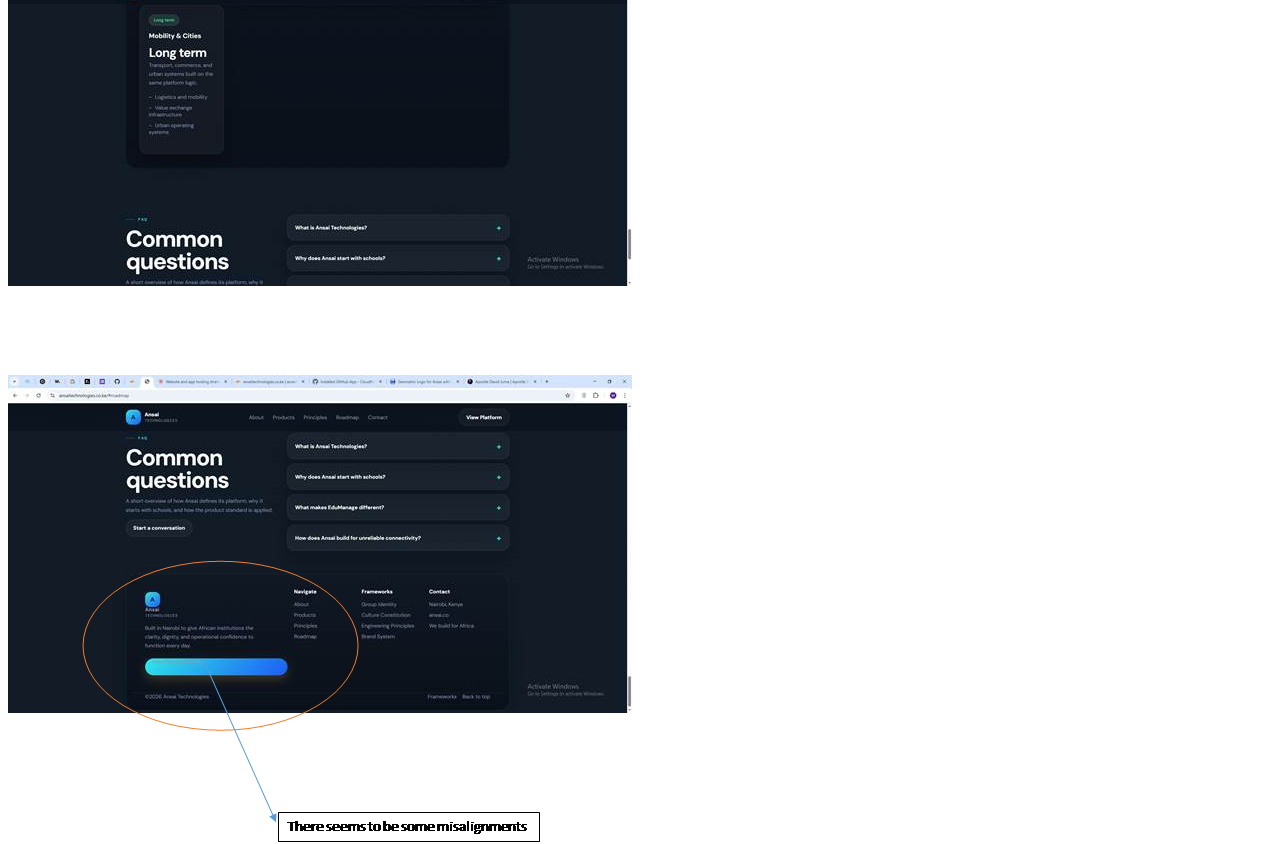
<file: SITE UPDATES.htm>
<html xmlns:v="urn:schemas-microsoft-com:vml"
xmlns:o="urn:schemas-microsoft-com:office:office"
xmlns:w="urn:schemas-microsoft-com:office:word"
xmlns:m="http://schemas.microsoft.com/office/2004/12/omml"
xmlns="http://www.w3.org/TR/REC-html40">

<head>
<meta http-equiv=Content-Type content="text/html; charset=windows-1252">
<meta name=ProgId content=Word.Document>
<meta name=Generator content="Microsoft Word 15">
<meta name=Originator content="Microsoft Word 15">
<link rel=File-List href="SITE%20UPDATES_files/filelist.xml">
<link rel=Edit-Time-Data href="SITE%20UPDATES_files/editdata.mso">
<!--[if !mso]>
<style>
v\:* {behavior:url(#default#VML);}
o\:* {behavior:url(#default#VML);}
w\:* {behavior:url(#default#VML);}
.shape {behavior:url(#default#VML);}
</style>
<![endif]--><!--[if gte mso 9]><xml>
 <o:DocumentProperties>
  <o:Author>Admin</o:Author>
  <o:Template>Normal</o:Template>
  <o:LastAuthor>Admin</o:LastAuthor>
  <o:Revision>2</o:Revision>
  <o:TotalTime>752</o:TotalTime>
  <o:LastPrinted>2026-04-06T06:53:00Z</o:LastPrinted>
  <o:Created>2026-04-06T07:05:00Z</o:Created>
  <o:LastSaved>2026-04-06T07:05:00Z</o:LastSaved>
  <o:Pages>7</o:Pages>
  <o:Words>16</o:Words>
  <o:Characters>95</o:Characters>
  <o:Lines>1</o:Lines>
  <o:Paragraphs>1</o:Paragraphs>
  <o:CharactersWithSpaces>110</o:CharactersWithSpaces>
  <o:Version>16.00</o:Version>
 </o:DocumentProperties>
 <o:OfficeDocumentSettings>
  <o:AllowPNG/>
 </o:OfficeDocumentSettings>
</xml><![endif]-->
<link rel=themeData href="SITE%20UPDATES_files/themedata.thmx">
<link rel=colorSchemeMapping href="SITE%20UPDATES_files/colorschememapping.xml">
<!--[if gte mso 9]><xml>
 <w:WordDocument>
  <w:SpellingState>Clean</w:SpellingState>
  <w:GrammarState>Clean</w:GrammarState>
  <w:TrackMoves>false</w:TrackMoves>
  <w:TrackFormatting/>
  <w:PunctuationKerning/>
  <w:ValidateAgainstSchemas/>
  <w:SaveIfXMLInvalid>false</w:SaveIfXMLInvalid>
  <w:IgnoreMixedContent>false</w:IgnoreMixedContent>
  <w:AlwaysShowPlaceholderText>false</w:AlwaysShowPlaceholderText>
  <w:DoNotPromoteQF/>
  <w:LidThemeOther>EN-US</w:LidThemeOther>
  <w:LidThemeAsian>X-NONE</w:LidThemeAsian>
  <w:LidThemeComplexScript>X-NONE</w:LidThemeComplexScript>
  <w:Compatibility>
   <w:BreakWrappedTables/>
   <w:SnapToGridInCell/>
   <w:WrapTextWithPunct/>
   <w:UseAsianBreakRules/>
   <w:DontGrowAutofit/>
   <w:SplitPgBreakAndParaMark/>
   <w:EnableOpenTypeKerning/>
   <w:DontFlipMirrorIndents/>
   <w:OverrideTableStyleHps/>
  </w:Compatibility>
  <m:mathPr>
   <m:mathFont m:val="Cambria Math"/>
   <m:brkBin m:val="before"/>
   <m:brkBinSub m:val="&#45;-"/>
   <m:smallFrac m:val="off"/>
   <m:dispDef/>
   <m:lMargin m:val="0"/>
   <m:rMargin m:val="0"/>
   <m:defJc m:val="centerGroup"/>
   <m:wrapIndent m:val="1440"/>
   <m:intLim m:val="subSup"/>
   <m:naryLim m:val="undOvr"/>
  </m:mathPr></w:WordDocument>
</xml><![endif]--><!--[if gte mso 9]><xml>
 <w:LatentStyles DefLockedState="false" DefUnhideWhenUsed="false"
  DefSemiHidden="false" DefQFormat="false" DefPriority="99"
  LatentStyleCount="371">
  <w:LsdException Locked="false" Priority="0" QFormat="true" Name="Normal"/>
  <w:LsdException Locked="false" Priority="9" QFormat="true" Name="heading 1"/>
  <w:LsdException Locked="false" Priority="9" SemiHidden="true"
   UnhideWhenUsed="true" QFormat="true" Name="heading 2"/>
  <w:LsdException Locked="false" Priority="9" SemiHidden="true"
   UnhideWhenUsed="true" QFormat="true" Name="heading 3"/>
  <w:LsdException Locked="false" Priority="9" SemiHidden="true"
   UnhideWhenUsed="true" QFormat="true" Name="heading 4"/>
  <w:LsdException Locked="false" Priority="9" SemiHidden="true"
   UnhideWhenUsed="true" QFormat="true" Name="heading 5"/>
  <w:LsdException Locked="false" Priority="9" SemiHidden="true"
   UnhideWhenUsed="true" QFormat="true" Name="heading 6"/>
  <w:LsdException Locked="false" Priority="9" SemiHidden="true"
   UnhideWhenUsed="true" QFormat="true" Name="heading 7"/>
  <w:LsdException Locked="false" Priority="9" SemiHidden="true"
   UnhideWhenUsed="true" QFormat="true" Name="heading 8"/>
  <w:LsdException Locked="false" Priority="9" SemiHidden="true"
   UnhideWhenUsed="true" QFormat="true" Name="heading 9"/>
  <w:LsdException Locked="false" SemiHidden="true" UnhideWhenUsed="true"
   Name="index 1"/>
  <w:LsdException Locked="false" SemiHidden="true" UnhideWhenUsed="true"
   Name="index 2"/>
  <w:LsdException Locked="false" SemiHidden="true" UnhideWhenUsed="true"
   Name="index 3"/>
  <w:LsdException Locked="false" SemiHidden="true" UnhideWhenUsed="true"
   Name="index 4"/>
  <w:LsdException Locked="false" SemiHidden="true" UnhideWhenUsed="true"
   Name="index 5"/>
  <w:LsdException Locked="false" SemiHidden="true" UnhideWhenUsed="true"
   Name="index 6"/>
  <w:LsdException Locked="false" SemiHidden="true" UnhideWhenUsed="true"
   Name="index 7"/>
  <w:LsdException Locked="false" SemiHidden="true" UnhideWhenUsed="true"
   Name="index 8"/>
  <w:LsdException Locked="false" SemiHidden="true" UnhideWhenUsed="true"
   Name="index 9"/>
  <w:LsdException Locked="false" Priority="39" SemiHidden="true"
   UnhideWhenUsed="true" Name="toc 1"/>
  <w:LsdException Locked="false" Priority="39" SemiHidden="true"
   UnhideWhenUsed="true" Name="toc 2"/>
  <w:LsdException Locked="false" Priority="39" SemiHidden="true"
   UnhideWhenUsed="true" Name="toc 3"/>
  <w:LsdException Locked="false" Priority="39" SemiHidden="true"
   UnhideWhenUsed="true" Name="toc 4"/>
  <w:LsdException Locked="false" Priority="39" SemiHidden="true"
   UnhideWhenUsed="true" Name="toc 5"/>
  <w:LsdException Locked="false" Priority="39" SemiHidden="true"
   UnhideWhenUsed="true" Name="toc 6"/>
  <w:LsdException Locked="false" Priority="39" SemiHidden="true"
   UnhideWhenUsed="true" Name="toc 7"/>
  <w:LsdException Locked="false" Priority="39" SemiHidden="true"
   UnhideWhenUsed="true" Name="toc 8"/>
  <w:LsdException Locked="false" Priority="39" SemiHidden="true"
   UnhideWhenUsed="true" Name="toc 9"/>
  <w:LsdException Locked="false" SemiHidden="true" UnhideWhenUsed="true"
   Name="Normal Indent"/>
  <w:LsdException Locked="false" SemiHidden="true" UnhideWhenUsed="true"
   Name="footnote text"/>
  <w:LsdException Locked="false" SemiHidden="true" UnhideWhenUsed="true"
   Name="annotation text"/>
  <w:LsdException Locked="false" SemiHidden="true" UnhideWhenUsed="true"
   Name="header"/>
  <w:LsdException Locked="false" SemiHidden="true" UnhideWhenUsed="true"
   Name="footer"/>
  <w:LsdException Locked="false" SemiHidden="true" UnhideWhenUsed="true"
   Name="index heading"/>
  <w:LsdException Locked="false" Priority="35" SemiHidden="true"
   UnhideWhenUsed="true" QFormat="true" Name="caption"/>
  <w:LsdException Locked="false" SemiHidden="true" UnhideWhenUsed="true"
   Name="table of figures"/>
  <w:LsdException Locked="false" SemiHidden="true" UnhideWhenUsed="true"
   Name="envelope address"/>
  <w:LsdException Locked="false" SemiHidden="true" UnhideWhenUsed="true"
   Name="envelope return"/>
  <w:LsdException Locked="false" SemiHidden="true" UnhideWhenUsed="true"
   Name="footnote reference"/>
  <w:LsdException Locked="false" SemiHidden="true" UnhideWhenUsed="true"
   Name="annotation reference"/>
  <w:LsdException Locked="false" SemiHidden="true" UnhideWhenUsed="true"
   Name="line number"/>
  <w:LsdException Locked="false" SemiHidden="true" UnhideWhenUsed="true"
   Name="page number"/>
  <w:LsdException Locked="false" SemiHidden="true" UnhideWhenUsed="true"
   Name="endnote reference"/>
  <w:LsdException Locked="false" SemiHidden="true" UnhideWhenUsed="true"
   Name="endnote text"/>
  <w:LsdException Locked="false" SemiHidden="true" UnhideWhenUsed="true"
   Name="table of authorities"/>
  <w:LsdException Locked="false" SemiHidden="true" UnhideWhenUsed="true"
   Name="macro"/>
  <w:LsdException Locked="false" SemiHidden="true" UnhideWhenUsed="true"
   Name="toa heading"/>
  <w:LsdException Locked="false" SemiHidden="true" UnhideWhenUsed="true"
   Name="List"/>
  <w:LsdException Locked="false" SemiHidden="true" UnhideWhenUsed="true"
   Name="List Bullet"/>
  <w:LsdException Locked="false" SemiHidden="true" UnhideWhenUsed="true"
   Name="List Number"/>
  <w:LsdException Locked="false" SemiHidden="true" UnhideWhenUsed="true"
   Name="List 2"/>
  <w:LsdException Locked="false" SemiHidden="true" UnhideWhenUsed="true"
   Name="List 3"/>
  <w:LsdException Locked="false" SemiHidden="true" UnhideWhenUsed="true"
   Name="List 4"/>
  <w:LsdException Locked="false" SemiHidden="true" UnhideWhenUsed="true"
   Name="List 5"/>
  <w:LsdException Locked="false" SemiHidden="true" UnhideWhenUsed="true"
   Name="List Bullet 2"/>
  <w:LsdException Locked="false" SemiHidden="true" UnhideWhenUsed="true"
   Name="List Bullet 3"/>
  <w:LsdException Locked="false" SemiHidden="true" UnhideWhenUsed="true"
   Name="List Bullet 4"/>
  <w:LsdException Locked="false" SemiHidden="true" UnhideWhenUsed="true"
   Name="List Bullet 5"/>
  <w:LsdException Locked="false" SemiHidden="true" UnhideWhenUsed="true"
   Name="List Number 2"/>
  <w:LsdException Locked="false" SemiHidden="true" UnhideWhenUsed="true"
   Name="List Number 3"/>
  <w:LsdException Locked="false" SemiHidden="true" UnhideWhenUsed="true"
   Name="List Number 4"/>
  <w:LsdException Locked="false" SemiHidden="true" UnhideWhenUsed="true"
   Name="List Number 5"/>
  <w:LsdException Locked="false" Priority="10" QFormat="true" Name="Title"/>
  <w:LsdException Locked="false" SemiHidden="true" UnhideWhenUsed="true"
   Name="Closing"/>
  <w:LsdException Locked="false" SemiHidden="true" UnhideWhenUsed="true"
   Name="Signature"/>
  <w:LsdException Locked="false" Priority="1" SemiHidden="true"
   UnhideWhenUsed="true" Name="Default Paragraph Font"/>
  <w:LsdException Locked="false" SemiHidden="true" UnhideWhenUsed="true"
   Name="Body Text"/>
  <w:LsdException Locked="false" SemiHidden="true" UnhideWhenUsed="true"
   Name="Body Text Indent"/>
  <w:LsdException Locked="false" SemiHidden="true" UnhideWhenUsed="true"
   Name="List Continue"/>
  <w:LsdException Locked="false" SemiHidden="true" UnhideWhenUsed="true"
   Name="List Continue 2"/>
  <w:LsdException Locked="false" SemiHidden="true" UnhideWhenUsed="true"
   Name="List Continue 3"/>
  <w:LsdException Locked="false" SemiHidden="true" UnhideWhenUsed="true"
   Name="List Continue 4"/>
  <w:LsdException Locked="false" SemiHidden="true" UnhideWhenUsed="true"
   Name="List Continue 5"/>
  <w:LsdException Locked="false" SemiHidden="true" UnhideWhenUsed="true"
   Name="Message Header"/>
  <w:LsdException Locked="false" Priority="11" QFormat="true" Name="Subtitle"/>
  <w:LsdException Locked="false" SemiHidden="true" UnhideWhenUsed="true"
   Name="Salutation"/>
  <w:LsdException Locked="false" SemiHidden="true" UnhideWhenUsed="true"
   Name="Date"/>
  <w:LsdException Locked="false" SemiHidden="true" UnhideWhenUsed="true"
   Name="Body Text First Indent"/>
  <w:LsdException Locked="false" SemiHidden="true" UnhideWhenUsed="true"
   Name="Body Text First Indent 2"/>
  <w:LsdException Locked="false" SemiHidden="true" UnhideWhenUsed="true"
   Name="Note Heading"/>
  <w:LsdException Locked="false" SemiHidden="true" UnhideWhenUsed="true"
   Name="Body Text 2"/>
  <w:LsdException Locked="false" SemiHidden="true" UnhideWhenUsed="true"
   Name="Body Text 3"/>
  <w:LsdException Locked="false" SemiHidden="true" UnhideWhenUsed="true"
   Name="Body Text Indent 2"/>
  <w:LsdException Locked="false" SemiHidden="true" UnhideWhenUsed="true"
   Name="Body Text Indent 3"/>
  <w:LsdException Locked="false" SemiHidden="true" UnhideWhenUsed="true"
   Name="Block Text"/>
  <w:LsdException Locked="false" SemiHidden="true" UnhideWhenUsed="true"
   Name="Hyperlink"/>
  <w:LsdException Locked="false" SemiHidden="true" UnhideWhenUsed="true"
   Name="FollowedHyperlink"/>
  <w:LsdException Locked="false" Priority="22" QFormat="true" Name="Strong"/>
  <w:LsdException Locked="false" Priority="20" QFormat="true" Name="Emphasis"/>
  <w:LsdException Locked="false" SemiHidden="true" UnhideWhenUsed="true"
   Name="Document Map"/>
  <w:LsdException Locked="false" SemiHidden="true" UnhideWhenUsed="true"
   Name="Plain Text"/>
  <w:LsdException Locked="false" SemiHidden="true" UnhideWhenUsed="true"
   Name="E-mail Signature"/>
  <w:LsdException Locked="false" SemiHidden="true" UnhideWhenUsed="true"
   Name="HTML Top of Form"/>
  <w:LsdException Locked="false" SemiHidden="true" UnhideWhenUsed="true"
   Name="HTML Bottom of Form"/>
  <w:LsdException Locked="false" SemiHidden="true" UnhideWhenUsed="true"
   Name="Normal (Web)"/>
  <w:LsdException Locked="false" SemiHidden="true" UnhideWhenUsed="true"
   Name="HTML Acronym"/>
  <w:LsdException Locked="false" SemiHidden="true" UnhideWhenUsed="true"
   Name="HTML Address"/>
  <w:LsdException Locked="false" SemiHidden="true" UnhideWhenUsed="true"
   Name="HTML Cite"/>
  <w:LsdException Locked="false" SemiHidden="true" UnhideWhenUsed="true"
   Name="HTML Code"/>
  <w:LsdException Locked="false" SemiHidden="true" UnhideWhenUsed="true"
   Name="HTML Definition"/>
  <w:LsdException Locked="false" SemiHidden="true" UnhideWhenUsed="true"
   Name="HTML Keyboard"/>
  <w:LsdException Locked="false" SemiHidden="true" UnhideWhenUsed="true"
   Name="HTML Preformatted"/>
  <w:LsdException Locked="false" SemiHidden="true" UnhideWhenUsed="true"
   Name="HTML Sample"/>
  <w:LsdException Locked="false" SemiHidden="true" UnhideWhenUsed="true"
   Name="HTML Typewriter"/>
  <w:LsdException Locked="false" SemiHidden="true" UnhideWhenUsed="true"
   Name="HTML Variable"/>
  <w:LsdException Locked="false" SemiHidden="true" UnhideWhenUsed="true"
   Name="Normal Table"/>
  <w:LsdException Locked="false" SemiHidden="true" UnhideWhenUsed="true"
   Name="annotation subject"/>
  <w:LsdException Locked="false" SemiHidden="true" UnhideWhenUsed="true"
   Name="No List"/>
  <w:LsdException Locked="false" SemiHidden="true" UnhideWhenUsed="true"
   Name="Outline List 1"/>
  <w:LsdException Locked="false" SemiHidden="true" UnhideWhenUsed="true"
   Name="Outline List 2"/>
  <w:LsdException Locked="false" SemiHidden="true" UnhideWhenUsed="true"
   Name="Outline List 3"/>
  <w:LsdException Locked="false" SemiHidden="true" UnhideWhenUsed="true"
   Name="Table Simple 1"/>
  <w:LsdException Locked="false" SemiHidden="true" UnhideWhenUsed="true"
   Name="Table Simple 2"/>
  <w:LsdException Locked="false" SemiHidden="true" UnhideWhenUsed="true"
   Name="Table Simple 3"/>
  <w:LsdException Locked="false" SemiHidden="true" UnhideWhenUsed="true"
   Name="Table Classic 1"/>
  <w:LsdException Locked="false" SemiHidden="true" UnhideWhenUsed="true"
   Name="Table Classic 2"/>
  <w:LsdException Locked="false" SemiHidden="true" UnhideWhenUsed="true"
   Name="Table Classic 3"/>
  <w:LsdException Locked="false" SemiHidden="true" UnhideWhenUsed="true"
   Name="Table Classic 4"/>
  <w:LsdException Locked="false" SemiHidden="true" UnhideWhenUsed="true"
   Name="Table Colorful 1"/>
  <w:LsdException Locked="false" SemiHidden="true" UnhideWhenUsed="true"
   Name="Table Colorful 2"/>
  <w:LsdException Locked="false" SemiHidden="true" UnhideWhenUsed="true"
   Name="Table Colorful 3"/>
  <w:LsdException Locked="false" SemiHidden="true" UnhideWhenUsed="true"
   Name="Table Columns 1"/>
  <w:LsdException Locked="false" SemiHidden="true" UnhideWhenUsed="true"
   Name="Table Columns 2"/>
  <w:LsdException Locked="false" SemiHidden="true" UnhideWhenUsed="true"
   Name="Table Columns 3"/>
  <w:LsdException Locked="false" SemiHidden="true" UnhideWhenUsed="true"
   Name="Table Columns 4"/>
  <w:LsdException Locked="false" SemiHidden="true" UnhideWhenUsed="true"
   Name="Table Columns 5"/>
  <w:LsdException Locked="false" SemiHidden="true" UnhideWhenUsed="true"
   Name="Table Grid 1"/>
  <w:LsdException Locked="false" SemiHidden="true" UnhideWhenUsed="true"
   Name="Table Grid 2"/>
  <w:LsdException Locked="false" SemiHidden="true" UnhideWhenUsed="true"
   Name="Table Grid 3"/>
  <w:LsdException Locked="false" SemiHidden="true" UnhideWhenUsed="true"
   Name="Table Grid 4"/>
  <w:LsdException Locked="false" SemiHidden="true" UnhideWhenUsed="true"
   Name="Table Grid 5"/>
  <w:LsdException Locked="false" SemiHidden="true" UnhideWhenUsed="true"
   Name="Table Grid 6"/>
  <w:LsdException Locked="false" SemiHidden="true" UnhideWhenUsed="true"
   Name="Table Grid 7"/>
  <w:LsdException Locked="false" SemiHidden="true" UnhideWhenUsed="true"
   Name="Table Grid 8"/>
  <w:LsdException Locked="false" SemiHidden="true" UnhideWhenUsed="true"
   Name="Table List 1"/>
  <w:LsdException Locked="false" SemiHidden="true" UnhideWhenUsed="true"
   Name="Table List 2"/>
  <w:LsdException Locked="false" SemiHidden="true" UnhideWhenUsed="true"
   Name="Table List 3"/>
  <w:LsdException Locked="false" SemiHidden="true" UnhideWhenUsed="true"
   Name="Table List 4"/>
  <w:LsdException Locked="false" SemiHidden="true" UnhideWhenUsed="true"
   Name="Table List 5"/>
  <w:LsdException Locked="false" SemiHidden="true" UnhideWhenUsed="true"
   Name="Table List 6"/>
  <w:LsdException Locked="false" SemiHidden="true" UnhideWhenUsed="true"
   Name="Table List 7"/>
  <w:LsdException Locked="false" SemiHidden="true" UnhideWhenUsed="true"
   Name="Table List 8"/>
  <w:LsdException Locked="false" SemiHidden="true" UnhideWhenUsed="true"
   Name="Table 3D effects 1"/>
  <w:LsdException Locked="false" SemiHidden="true" UnhideWhenUsed="true"
   Name="Table 3D effects 2"/>
  <w:LsdException Locked="false" SemiHidden="true" UnhideWhenUsed="true"
   Name="Table 3D effects 3"/>
  <w:LsdException Locked="false" SemiHidden="true" UnhideWhenUsed="true"
   Name="Table Contemporary"/>
  <w:LsdException Locked="false" SemiHidden="true" UnhideWhenUsed="true"
   Name="Table Elegant"/>
  <w:LsdException Locked="false" SemiHidden="true" UnhideWhenUsed="true"
   Name="Table Professional"/>
  <w:LsdException Locked="false" SemiHidden="true" UnhideWhenUsed="true"
   Name="Table Subtle 1"/>
  <w:LsdException Locked="false" SemiHidden="true" UnhideWhenUsed="true"
   Name="Table Subtle 2"/>
  <w:LsdException Locked="false" SemiHidden="true" UnhideWhenUsed="true"
   Name="Table Web 1"/>
  <w:LsdException Locked="false" SemiHidden="true" UnhideWhenUsed="true"
   Name="Table Web 2"/>
  <w:LsdException Locked="false" SemiHidden="true" UnhideWhenUsed="true"
   Name="Table Web 3"/>
  <w:LsdException Locked="false" SemiHidden="true" UnhideWhenUsed="true"
   Name="Balloon Text"/>
  <w:LsdException Locked="false" Priority="39" Name="Table Grid"/>
  <w:LsdException Locked="false" SemiHidden="true" UnhideWhenUsed="true"
   Name="Table Theme"/>
  <w:LsdException Locked="false" SemiHidden="true" Name="Placeholder Text"/>
  <w:LsdException Locked="false" Priority="1" QFormat="true" Name="No Spacing"/>
  <w:LsdException Locked="false" Priority="60" Name="Light Shading"/>
  <w:LsdException Locked="false" Priority="61" Name="Light List"/>
  <w:LsdException Locked="false" Priority="62" Name="Light Grid"/>
  <w:LsdException Locked="false" Priority="63" Name="Medium Shading 1"/>
  <w:LsdException Locked="false" Priority="64" Name="Medium Shading 2"/>
  <w:LsdException Locked="false" Priority="65" Name="Medium List 1"/>
  <w:LsdException Locked="false" Priority="66" Name="Medium List 2"/>
  <w:LsdException Locked="false" Priority="67" Name="Medium Grid 1"/>
  <w:LsdException Locked="false" Priority="68" Name="Medium Grid 2"/>
  <w:LsdException Locked="false" Priority="69" Name="Medium Grid 3"/>
  <w:LsdException Locked="false" Priority="70" Name="Dark List"/>
  <w:LsdException Locked="false" Priority="71" Name="Colorful Shading"/>
  <w:LsdException Locked="false" Priority="72" Name="Colorful List"/>
  <w:LsdException Locked="false" Priority="73" Name="Colorful Grid"/>
  <w:LsdException Locked="false" Priority="60" Name="Light Shading Accent 1"/>
  <w:LsdException Locked="false" Priority="61" Name="Light List Accent 1"/>
  <w:LsdException Locked="false" Priority="62" Name="Light Grid Accent 1"/>
  <w:LsdException Locked="false" Priority="63" Name="Medium Shading 1 Accent 1"/>
  <w:LsdException Locked="false" Priority="64" Name="Medium Shading 2 Accent 1"/>
  <w:LsdException Locked="false" Priority="65" Name="Medium List 1 Accent 1"/>
  <w:LsdException Locked="false" SemiHidden="true" Name="Revision"/>
  <w:LsdException Locked="false" Priority="34" QFormat="true"
   Name="List Paragraph"/>
  <w:LsdException Locked="false" Priority="29" QFormat="true" Name="Quote"/>
  <w:LsdException Locked="false" Priority="30" QFormat="true"
   Name="Intense Quote"/>
  <w:LsdException Locked="false" Priority="66" Name="Medium List 2 Accent 1"/>
  <w:LsdException Locked="false" Priority="67" Name="Medium Grid 1 Accent 1"/>
  <w:LsdException Locked="false" Priority="68" Name="Medium Grid 2 Accent 1"/>
  <w:LsdException Locked="false" Priority="69" Name="Medium Grid 3 Accent 1"/>
  <w:LsdException Locked="false" Priority="70" Name="Dark List Accent 1"/>
  <w:LsdException Locked="false" Priority="71" Name="Colorful Shading Accent 1"/>
  <w:LsdException Locked="false" Priority="72" Name="Colorful List Accent 1"/>
  <w:LsdException Locked="false" Priority="73" Name="Colorful Grid Accent 1"/>
  <w:LsdException Locked="false" Priority="60" Name="Light Shading Accent 2"/>
  <w:LsdException Locked="false" Priority="61" Name="Light List Accent 2"/>
  <w:LsdException Locked="false" Priority="62" Name="Light Grid Accent 2"/>
  <w:LsdException Locked="false" Priority="63" Name="Medium Shading 1 Accent 2"/>
  <w:LsdException Locked="false" Priority="64" Name="Medium Shading 2 Accent 2"/>
  <w:LsdException Locked="false" Priority="65" Name="Medium List 1 Accent 2"/>
  <w:LsdException Locked="false" Priority="66" Name="Medium List 2 Accent 2"/>
  <w:LsdException Locked="false" Priority="67" Name="Medium Grid 1 Accent 2"/>
  <w:LsdException Locked="false" Priority="68" Name="Medium Grid 2 Accent 2"/>
  <w:LsdException Locked="false" Priority="69" Name="Medium Grid 3 Accent 2"/>
  <w:LsdException Locked="false" Priority="70" Name="Dark List Accent 2"/>
  <w:LsdException Locked="false" Priority="71" Name="Colorful Shading Accent 2"/>
  <w:LsdException Locked="false" Priority="72" Name="Colorful List Accent 2"/>
  <w:LsdException Locked="false" Priority="73" Name="Colorful Grid Accent 2"/>
  <w:LsdException Locked="false" Priority="60" Name="Light Shading Accent 3"/>
  <w:LsdException Locked="false" Priority="61" Name="Light List Accent 3"/>
  <w:LsdException Locked="false" Priority="62" Name="Light Grid Accent 3"/>
  <w:LsdException Locked="false" Priority="63" Name="Medium Shading 1 Accent 3"/>
  <w:LsdException Locked="false" Priority="64" Name="Medium Shading 2 Accent 3"/>
  <w:LsdException Locked="false" Priority="65" Name="Medium List 1 Accent 3"/>
  <w:LsdException Locked="false" Priority="66" Name="Medium List 2 Accent 3"/>
  <w:LsdException Locked="false" Priority="67" Name="Medium Grid 1 Accent 3"/>
  <w:LsdException Locked="false" Priority="68" Name="Medium Grid 2 Accent 3"/>
  <w:LsdException Locked="false" Priority="69" Name="Medium Grid 3 Accent 3"/>
  <w:LsdException Locked="false" Priority="70" Name="Dark List Accent 3"/>
  <w:LsdException Locked="false" Priority="71" Name="Colorful Shading Accent 3"/>
  <w:LsdException Locked="false" Priority="72" Name="Colorful List Accent 3"/>
  <w:LsdException Locked="false" Priority="73" Name="Colorful Grid Accent 3"/>
  <w:LsdException Locked="false" Priority="60" Name="Light Shading Accent 4"/>
  <w:LsdException Locked="false" Priority="61" Name="Light List Accent 4"/>
  <w:LsdException Locked="false" Priority="62" Name="Light Grid Accent 4"/>
  <w:LsdException Locked="false" Priority="63" Name="Medium Shading 1 Accent 4"/>
  <w:LsdException Locked="false" Priority="64" Name="Medium Shading 2 Accent 4"/>
  <w:LsdException Locked="false" Priority="65" Name="Medium List 1 Accent 4"/>
  <w:LsdException Locked="false" Priority="66" Name="Medium List 2 Accent 4"/>
  <w:LsdException Locked="false" Priority="67" Name="Medium Grid 1 Accent 4"/>
  <w:LsdException Locked="false" Priority="68" Name="Medium Grid 2 Accent 4"/>
  <w:LsdException Locked="false" Priority="69" Name="Medium Grid 3 Accent 4"/>
  <w:LsdException Locked="false" Priority="70" Name="Dark List Accent 4"/>
  <w:LsdException Locked="false" Priority="71" Name="Colorful Shading Accent 4"/>
  <w:LsdException Locked="false" Priority="72" Name="Colorful List Accent 4"/>
  <w:LsdException Locked="false" Priority="73" Name="Colorful Grid Accent 4"/>
  <w:LsdException Locked="false" Priority="60" Name="Light Shading Accent 5"/>
  <w:LsdException Locked="false" Priority="61" Name="Light List Accent 5"/>
  <w:LsdException Locked="false" Priority="62" Name="Light Grid Accent 5"/>
  <w:LsdException Locked="false" Priority="63" Name="Medium Shading 1 Accent 5"/>
  <w:LsdException Locked="false" Priority="64" Name="Medium Shading 2 Accent 5"/>
  <w:LsdException Locked="false" Priority="65" Name="Medium List 1 Accent 5"/>
  <w:LsdException Locked="false" Priority="66" Name="Medium List 2 Accent 5"/>
  <w:LsdException Locked="false" Priority="67" Name="Medium Grid 1 Accent 5"/>
  <w:LsdException Locked="false" Priority="68" Name="Medium Grid 2 Accent 5"/>
  <w:LsdException Locked="false" Priority="69" Name="Medium Grid 3 Accent 5"/>
  <w:LsdException Locked="false" Priority="70" Name="Dark List Accent 5"/>
  <w:LsdException Locked="false" Priority="71" Name="Colorful Shading Accent 5"/>
  <w:LsdException Locked="false" Priority="72" Name="Colorful List Accent 5"/>
  <w:LsdException Locked="false" Priority="73" Name="Colorful Grid Accent 5"/>
  <w:LsdException Locked="false" Priority="60" Name="Light Shading Accent 6"/>
  <w:LsdException Locked="false" Priority="61" Name="Light List Accent 6"/>
  <w:LsdException Locked="false" Priority="62" Name="Light Grid Accent 6"/>
  <w:LsdException Locked="false" Priority="63" Name="Medium Shading 1 Accent 6"/>
  <w:LsdException Locked="false" Priority="64" Name="Medium Shading 2 Accent 6"/>
  <w:LsdException Locked="false" Priority="65" Name="Medium List 1 Accent 6"/>
  <w:LsdException Locked="false" Priority="66" Name="Medium List 2 Accent 6"/>
  <w:LsdException Locked="false" Priority="67" Name="Medium Grid 1 Accent 6"/>
  <w:LsdException Locked="false" Priority="68" Name="Medium Grid 2 Accent 6"/>
  <w:LsdException Locked="false" Priority="69" Name="Medium Grid 3 Accent 6"/>
  <w:LsdException Locked="false" Priority="70" Name="Dark List Accent 6"/>
  <w:LsdException Locked="false" Priority="71" Name="Colorful Shading Accent 6"/>
  <w:LsdException Locked="false" Priority="72" Name="Colorful List Accent 6"/>
  <w:LsdException Locked="false" Priority="73" Name="Colorful Grid Accent 6"/>
  <w:LsdException Locked="false" Priority="19" QFormat="true"
   Name="Subtle Emphasis"/>
  <w:LsdException Locked="false" Priority="21" QFormat="true"
   Name="Intense Emphasis"/>
  <w:LsdException Locked="false" Priority="31" QFormat="true"
   Name="Subtle Reference"/>
  <w:LsdException Locked="false" Priority="32" QFormat="true"
   Name="Intense Reference"/>
  <w:LsdException Locked="false" Priority="33" QFormat="true" Name="Book Title"/>
  <w:LsdException Locked="false" Priority="37" SemiHidden="true"
   UnhideWhenUsed="true" Name="Bibliography"/>
  <w:LsdException Locked="false" Priority="39" SemiHidden="true"
   UnhideWhenUsed="true" QFormat="true" Name="TOC Heading"/>
  <w:LsdException Locked="false" Priority="41" Name="Plain Table 1"/>
  <w:LsdException Locked="false" Priority="42" Name="Plain Table 2"/>
  <w:LsdException Locked="false" Priority="43" Name="Plain Table 3"/>
  <w:LsdException Locked="false" Priority="44" Name="Plain Table 4"/>
  <w:LsdException Locked="false" Priority="45" Name="Plain Table 5"/>
  <w:LsdException Locked="false" Priority="40" Name="Grid Table Light"/>
  <w:LsdException Locked="false" Priority="46" Name="Grid Table 1 Light"/>
  <w:LsdException Locked="false" Priority="47" Name="Grid Table 2"/>
  <w:LsdException Locked="false" Priority="48" Name="Grid Table 3"/>
  <w:LsdException Locked="false" Priority="49" Name="Grid Table 4"/>
  <w:LsdException Locked="false" Priority="50" Name="Grid Table 5 Dark"/>
  <w:LsdException Locked="false" Priority="51" Name="Grid Table 6 Colorful"/>
  <w:LsdException Locked="false" Priority="52" Name="Grid Table 7 Colorful"/>
  <w:LsdException Locked="false" Priority="46"
   Name="Grid Table 1 Light Accent 1"/>
  <w:LsdException Locked="false" Priority="47" Name="Grid Table 2 Accent 1"/>
  <w:LsdException Locked="false" Priority="48" Name="Grid Table 3 Accent 1"/>
  <w:LsdException Locked="false" Priority="49" Name="Grid Table 4 Accent 1"/>
  <w:LsdException Locked="false" Priority="50" Name="Grid Table 5 Dark Accent 1"/>
  <w:LsdException Locked="false" Priority="51"
   Name="Grid Table 6 Colorful Accent 1"/>
  <w:LsdException Locked="false" Priority="52"
   Name="Grid Table 7 Colorful Accent 1"/>
  <w:LsdException Locked="false" Priority="46"
   Name="Grid Table 1 Light Accent 2"/>
  <w:LsdException Locked="false" Priority="47" Name="Grid Table 2 Accent 2"/>
  <w:LsdException Locked="false" Priority="48" Name="Grid Table 3 Accent 2"/>
  <w:LsdException Locked="false" Priority="49" Name="Grid Table 4 Accent 2"/>
  <w:LsdException Locked="false" Priority="50" Name="Grid Table 5 Dark Accent 2"/>
  <w:LsdException Locked="false" Priority="51"
   Name="Grid Table 6 Colorful Accent 2"/>
  <w:LsdException Locked="false" Priority="52"
   Name="Grid Table 7 Colorful Accent 2"/>
  <w:LsdException Locked="false" Priority="46"
   Name="Grid Table 1 Light Accent 3"/>
  <w:LsdException Locked="false" Priority="47" Name="Grid Table 2 Accent 3"/>
  <w:LsdException Locked="false" Priority="48" Name="Grid Table 3 Accent 3"/>
  <w:LsdException Locked="false" Priority="49" Name="Grid Table 4 Accent 3"/>
  <w:LsdException Locked="false" Priority="50" Name="Grid Table 5 Dark Accent 3"/>
  <w:LsdException Locked="false" Priority="51"
   Name="Grid Table 6 Colorful Accent 3"/>
  <w:LsdException Locked="false" Priority="52"
   Name="Grid Table 7 Colorful Accent 3"/>
  <w:LsdException Locked="false" Priority="46"
   Name="Grid Table 1 Light Accent 4"/>
  <w:LsdException Locked="false" Priority="47" Name="Grid Table 2 Accent 4"/>
  <w:LsdException Locked="false" Priority="48" Name="Grid Table 3 Accent 4"/>
  <w:LsdException Locked="false" Priority="49" Name="Grid Table 4 Accent 4"/>
  <w:LsdException Locked="false" Priority="50" Name="Grid Table 5 Dark Accent 4"/>
  <w:LsdException Locked="false" Priority="51"
   Name="Grid Table 6 Colorful Accent 4"/>
  <w:LsdException Locked="false" Priority="52"
   Name="Grid Table 7 Colorful Accent 4"/>
  <w:LsdException Locked="false" Priority="46"
   Name="Grid Table 1 Light Accent 5"/>
  <w:LsdException Locked="false" Priority="47" Name="Grid Table 2 Accent 5"/>
  <w:LsdException Locked="false" Priority="48" Name="Grid Table 3 Accent 5"/>
  <w:LsdException Locked="false" Priority="49" Name="Grid Table 4 Accent 5"/>
  <w:LsdException Locked="false" Priority="50" Name="Grid Table 5 Dark Accent 5"/>
  <w:LsdException Locked="false" Priority="51"
   Name="Grid Table 6 Colorful Accent 5"/>
  <w:LsdException Locked="false" Priority="52"
   Name="Grid Table 7 Colorful Accent 5"/>
  <w:LsdException Locked="false" Priority="46"
   Name="Grid Table 1 Light Accent 6"/>
  <w:LsdException Locked="false" Priority="47" Name="Grid Table 2 Accent 6"/>
  <w:LsdException Locked="false" Priority="48" Name="Grid Table 3 Accent 6"/>
  <w:LsdException Locked="false" Priority="49" Name="Grid Table 4 Accent 6"/>
  <w:LsdException Locked="false" Priority="50" Name="Grid Table 5 Dark Accent 6"/>
  <w:LsdException Locked="false" Priority="51"
   Name="Grid Table 6 Colorful Accent 6"/>
  <w:LsdException Locked="false" Priority="52"
   Name="Grid Table 7 Colorful Accent 6"/>
  <w:LsdException Locked="false" Priority="46" Name="List Table 1 Light"/>
  <w:LsdException Locked="false" Priority="47" Name="List Table 2"/>
  <w:LsdException Locked="false" Priority="48" Name="List Table 3"/>
  <w:LsdException Locked="false" Priority="49" Name="List Table 4"/>
  <w:LsdException Locked="false" Priority="50" Name="List Table 5 Dark"/>
  <w:LsdException Locked="false" Priority="51" Name="List Table 6 Colorful"/>
  <w:LsdException Locked="false" Priority="52" Name="List Table 7 Colorful"/>
  <w:LsdException Locked="false" Priority="46"
   Name="List Table 1 Light Accent 1"/>
  <w:LsdException Locked="false" Priority="47" Name="List Table 2 Accent 1"/>
  <w:LsdException Locked="false" Priority="48" Name="List Table 3 Accent 1"/>
  <w:LsdException Locked="false" Priority="49" Name="List Table 4 Accent 1"/>
  <w:LsdException Locked="false" Priority="50" Name="List Table 5 Dark Accent 1"/>
  <w:LsdException Locked="false" Priority="51"
   Name="List Table 6 Colorful Accent 1"/>
  <w:LsdException Locked="false" Priority="52"
   Name="List Table 7 Colorful Accent 1"/>
  <w:LsdException Locked="false" Priority="46"
   Name="List Table 1 Light Accent 2"/>
  <w:LsdException Locked="false" Priority="47" Name="List Table 2 Accent 2"/>
  <w:LsdException Locked="false" Priority="48" Name="List Table 3 Accent 2"/>
  <w:LsdException Locked="false" Priority="49" Name="List Table 4 Accent 2"/>
  <w:LsdException Locked="false" Priority="50" Name="List Table 5 Dark Accent 2"/>
  <w:LsdException Locked="false" Priority="51"
   Name="List Table 6 Colorful Accent 2"/>
  <w:LsdException Locked="false" Priority="52"
   Name="List Table 7 Colorful Accent 2"/>
  <w:LsdException Locked="false" Priority="46"
   Name="List Table 1 Light Accent 3"/>
  <w:LsdException Locked="false" Priority="47" Name="List Table 2 Accent 3"/>
  <w:LsdException Locked="false" Priority="48" Name="List Table 3 Accent 3"/>
  <w:LsdException Locked="false" Priority="49" Name="List Table 4 Accent 3"/>
  <w:LsdException Locked="false" Priority="50" Name="List Table 5 Dark Accent 3"/>
  <w:LsdException Locked="false" Priority="51"
   Name="List Table 6 Colorful Accent 3"/>
  <w:LsdException Locked="false" Priority="52"
   Name="List Table 7 Colorful Accent 3"/>
  <w:LsdException Locked="false" Priority="46"
   Name="List Table 1 Light Accent 4"/>
  <w:LsdException Locked="false" Priority="47" Name="List Table 2 Accent 4"/>
  <w:LsdException Locked="false" Priority="48" Name="List Table 3 Accent 4"/>
  <w:LsdException Locked="false" Priority="49" Name="List Table 4 Accent 4"/>
  <w:LsdException Locked="false" Priority="50" Name="List Table 5 Dark Accent 4"/>
  <w:LsdException Locked="false" Priority="51"
   Name="List Table 6 Colorful Accent 4"/>
  <w:LsdException Locked="false" Priority="52"
   Name="List Table 7 Colorful Accent 4"/>
  <w:LsdException Locked="false" Priority="46"
   Name="List Table 1 Light Accent 5"/>
  <w:LsdException Locked="false" Priority="47" Name="List Table 2 Accent 5"/>
  <w:LsdException Locked="false" Priority="48" Name="List Table 3 Accent 5"/>
  <w:LsdException Locked="false" Priority="49" Name="List Table 4 Accent 5"/>
  <w:LsdException Locked="false" Priority="50" Name="List Table 5 Dark Accent 5"/>
  <w:LsdException Locked="false" Priority="51"
   Name="List Table 6 Colorful Accent 5"/>
  <w:LsdException Locked="false" Priority="52"
   Name="List Table 7 Colorful Accent 5"/>
  <w:LsdException Locked="false" Priority="46"
   Name="List Table 1 Light Accent 6"/>
  <w:LsdException Locked="false" Priority="47" Name="List Table 2 Accent 6"/>
  <w:LsdException Locked="false" Priority="48" Name="List Table 3 Accent 6"/>
  <w:LsdException Locked="false" Priority="49" Name="List Table 4 Accent 6"/>
  <w:LsdException Locked="false" Priority="50" Name="List Table 5 Dark Accent 6"/>
  <w:LsdException Locked="false" Priority="51"
   Name="List Table 6 Colorful Accent 6"/>
  <w:LsdException Locked="false" Priority="52"
   Name="List Table 7 Colorful Accent 6"/>
 </w:LatentStyles>
</xml><![endif]-->
<style>
<!--
 /* Font Definitions */
 @font-face
	{font-family:"Cambria Math";
	panose-1:2 4 5 3 5 4 6 3 2 4;
	mso-font-charset:1;
	mso-generic-font-family:roman;
	mso-font-pitch:variable;
	mso-font-signature:0 0 0 0 0 0;}
@font-face
	{font-family:Calibri;
	panose-1:2 15 5 2 2 2 4 3 2 4;
	mso-font-charset:0;
	mso-generic-font-family:swiss;
	mso-font-pitch:variable;
	mso-font-signature:-469750017 -1073732485 9 0 511 0;}
 /* Style Definitions */
 p.MsoNormal, li.MsoNormal, div.MsoNormal
	{mso-style-unhide:no;
	mso-style-qformat:yes;
	mso-style-parent:"";
	margin-top:0cm;
	margin-right:0cm;
	margin-bottom:8.0pt;
	margin-left:0cm;
	line-height:107%;
	mso-pagination:widow-orphan;
	font-size:11.0pt;
	font-family:"Calibri",sans-serif;
	mso-ascii-font-family:Calibri;
	mso-ascii-theme-font:minor-latin;
	mso-fareast-font-family:Calibri;
	mso-fareast-theme-font:minor-latin;
	mso-hansi-font-family:Calibri;
	mso-hansi-theme-font:minor-latin;
	mso-bidi-font-family:"Times New Roman";
	mso-bidi-theme-font:minor-bidi;}
span.SpellE
	{mso-style-name:"";
	mso-spl-e:yes;}
span.GramE
	{mso-style-name:"";
	mso-gram-e:yes;}
.MsoChpDefault
	{mso-style-type:export-only;
	mso-default-props:yes;
	font-family:"Calibri",sans-serif;
	mso-ascii-font-family:Calibri;
	mso-ascii-theme-font:minor-latin;
	mso-fareast-font-family:Calibri;
	mso-fareast-theme-font:minor-latin;
	mso-hansi-font-family:Calibri;
	mso-hansi-theme-font:minor-latin;
	mso-bidi-font-family:"Times New Roman";
	mso-bidi-theme-font:minor-bidi;}
.MsoPapDefault
	{mso-style-type:export-only;
	margin-bottom:8.0pt;
	line-height:107%;}
@page WordSection1
	{size:612.0pt 792.0pt;
	margin:72.0pt 72.0pt 72.0pt 72.0pt;
	mso-header-margin:35.4pt;
	mso-footer-margin:35.4pt;
	mso-paper-source:0;}
div.WordSection1
	{page:WordSection1;}
-->
</style>
<!--[if gte mso 10]>
<style>
 /* Style Definitions */
 table.MsoNormalTable
	{mso-style-name:"Table Normal";
	mso-tstyle-rowband-size:0;
	mso-tstyle-colband-size:0;
	mso-style-noshow:yes;
	mso-style-priority:99;
	mso-style-parent:"";
	mso-padding-alt:0cm 5.4pt 0cm 5.4pt;
	mso-para-margin-top:0cm;
	mso-para-margin-right:0cm;
	mso-para-margin-bottom:8.0pt;
	mso-para-margin-left:0cm;
	line-height:107%;
	mso-pagination:widow-orphan;
	font-size:11.0pt;
	font-family:"Calibri",sans-serif;
	mso-ascii-font-family:Calibri;
	mso-ascii-theme-font:minor-latin;
	mso-hansi-font-family:Calibri;
	mso-hansi-theme-font:minor-latin;
	mso-bidi-font-family:"Times New Roman";
	mso-bidi-theme-font:minor-bidi;}
</style>
<![endif]--><!--[if gte mso 9]><xml>
 <o:shapedefaults v:ext="edit" spidmax="1074"/>
</xml><![endif]--><!--[if gte mso 9]><xml>
 <o:shapelayout v:ext="edit">
  <o:idmap v:ext="edit" data="1"/>
  <o:rules v:ext="edit">
   <o:r id="V:Rule1" type="connector" idref="#Straight_x0020_Arrow_x0020_Connector_x0020_52"/>
   <o:r id="V:Rule2" type="connector" idref="#Straight_x0020_Arrow_x0020_Connector_x0020_51"/>
   <o:r id="V:Rule3" type="connector" idref="#Straight_x0020_Arrow_x0020_Connector_x0020_50"/>
   <o:r id="V:Rule4" type="connector" idref="#Straight_x0020_Arrow_x0020_Connector_x0020_60"/>
   <o:r id="V:Rule5" type="connector" idref="#Straight_x0020_Arrow_x0020_Connector_x0020_49"/>
   <o:r id="V:Rule6" type="connector" idref="#Straight_x0020_Arrow_x0020_Connector_x0020_47"/>
   <o:r id="V:Rule7" type="connector" idref="#Straight_x0020_Arrow_x0020_Connector_x0020_48"/>
   <o:r id="V:Rule8" type="connector" idref="#Straight_x0020_Arrow_x0020_Connector_x0020_37"/>
   <o:r id="V:Rule9" type="connector" idref="#Straight_x0020_Arrow_x0020_Connector_x0020_39"/>
   <o:r id="V:Rule10" type="connector" idref="#Straight_x0020_Arrow_x0020_Connector_x0020_29"/>
   <o:r id="V:Rule11" type="connector" idref="#Straight_x0020_Arrow_x0020_Connector_x0020_32"/>
   <o:r id="V:Rule12" type="connector" idref="#Straight_x0020_Arrow_x0020_Connector_x0020_14"/>
   <o:r id="V:Rule13" type="connector" idref="#Straight_x0020_Arrow_x0020_Connector_x0020_17"/>
   <o:r id="V:Rule14" type="connector" idref="#Straight_x0020_Arrow_x0020_Connector_x0020_20"/>
   <o:r id="V:Rule15" type="connector" idref="#Straight_x0020_Arrow_x0020_Connector_x0020_24"/>
   <o:r id="V:Rule16" type="connector" idref="#Straight_x0020_Arrow_x0020_Connector_x0020_25"/>
  </o:rules>
 </o:shapelayout></xml><![endif]-->
</head>

<body lang=EN-US style='tab-interval:36.0pt'>

<div class=WordSection1>

<p class=MsoNormal><!--[if gte vml 1]><v:shapetype id="_x0000_t202"
 coordsize="21600,21600" o:spt="202" path="m,l,21600r21600,l21600,xe">
 <v:stroke joinstyle="miter"/>
 <v:path gradientshapeok="t" o:connecttype="rect"/>
</v:shapetype><v:shape id="Text_x0020_Box_x0020_27" o:spid="_x0000_s1073"
 type="#_x0000_t202" style='position:absolute;margin-left:407.25pt;
 margin-top:-54pt;width:122.25pt;height:36pt;z-index:251675648;visibility:visible;
 mso-wrap-style:square;mso-width-percent:0;mso-height-percent:0;
 mso-wrap-distance-left:9pt;mso-wrap-distance-top:0;mso-wrap-distance-right:9pt;
 mso-wrap-distance-bottom:0;mso-position-horizontal:absolute;
 mso-position-horizontal-relative:text;mso-position-vertical:absolute;
 mso-position-vertical-relative:text;mso-width-percent:0;mso-height-percent:0;
 mso-width-relative:margin;mso-height-relative:margin;v-text-anchor:top'
 o:gfxdata="UEsDBBQABgAIAAAAIQC2gziS/gAAAOEBAAATAAAAW0NvbnRlbnRfVHlwZXNdLnhtbJSRQU7DMBBF
90jcwfIWJU67QAgl6YK0S0CoHGBkTxKLZGx5TGhvj5O2G0SRWNoz/78nu9wcxkFMGNg6quQqL6RA
0s5Y6ir5vt9lD1JwBDIwOMJKHpHlpr69KfdHjyxSmriSfYz+USnWPY7AufNIadK6MEJMx9ApD/oD
OlTrorhX2lFEilmcO2RdNtjC5xDF9pCuTyYBB5bi6bQ4syoJ3g9WQ0ymaiLzg5KdCXlKLjvcW893
SUOqXwnz5DrgnHtJTxOsQfEKIT7DmDSUCaxw7Rqn8787ZsmRM9e2VmPeBN4uqYvTtW7jvijg9N/y
JsXecLq0q+WD6m8AAAD//wMAUEsDBBQABgAIAAAAIQA4/SH/1gAAAJQBAAALAAAAX3JlbHMvLnJl
bHOkkMFqwzAMhu+DvYPRfXGawxijTi+j0GvpHsDYimMaW0Yy2fr2M4PBMnrbUb/Q94l/f/hMi1qR
JVI2sOt6UJgd+ZiDgffL8ekFlFSbvV0oo4EbChzGx4f9GRdb25HMsYhqlCwG5lrLq9biZkxWOiqY
22YiTra2kYMu1l1tQD30/bPm3wwYN0x18gb45AdQl1tp5j/sFB2T0FQ7R0nTNEV3j6o9feQzro1i
OWA14Fm+Q8a1a8+Bvu/d/dMb2JY5uiPbhG/ktn4cqGU/er3pcvwCAAD//wMAUEsDBBQABgAIAAAA
IQBruFz6SwIAAKMEAAAOAAAAZHJzL2Uyb0RvYy54bWysVN9v2jAQfp+0/8Hy+wgwaLeIUDEqpkmo
rQRTn41jk2i2z7MNCfvrd3YCpd2epr045/vx+e67u8zuWq3IUThfgynoaDCkRBgOZW32Bf2+XX34
RIkPzJRMgREFPQlP7+bv380am4sxVKBK4QiCGJ83tqBVCDbPMs8roZkfgBUGjRKcZgGvbp+VjjWI
rlU2Hg5vsgZcaR1w4T1q7zsjnSd8KQUPj1J6EYgqKOYW0unSuYtnNp+xfO+YrWrep8H+IQvNaoOP
XqDuWWDk4Oo/oHTNHXiQYcBBZyBlzUWqAasZDd9Us6mYFakWJMfbC03+/8Hyh+OTI3VZ0PEtJYZp
7NFWtIF8gZagCvlprM/RbWPRMbSoxz6f9R6VsexWOh2/WBBBOzJ9urAb0XgMmk7H09spJRxtk+kt
ti/CZC/R1vnwVYAmUSiow+4lUtlx7UPnenaJj3lQdbmqlUqXODFiqRw5Muy1CilHBH/lpQxpCnrz
cTpMwK9sEfoSv1OM/+jTu/JCPGUw58hJV3uUQrtre6J2UJ6QJwfdpHnLVzXirpkPT8zhaCE1uC7h
EQ+pAJOBXqKkAvfrb/rojx1HKyUNjmpB/c8Dc4IS9c3gLHweTSZxttMlEUuJu7bsri3moJeADI1w
MS1PIga7oM6idKCfcasW8VU0McPx7YKGs7gM3QLhVnKxWCQnnGbLwtpsLI/QsSORz237zJzt+xlw
Eh7gPNQsf9PWzjdGGlgcAsg69TwS3LHa846bkKam39q4atf35PXyb5n/BgAA//8DAFBLAwQUAAYA
CAAAACEAv/ov4d8AAAANAQAADwAAAGRycy9kb3ducmV2LnhtbEyPQU8DIRCF7yb+BzIm3lpYtQ3d
LtuoqV48WY1nulAgXWADdLv+e6cne5uZ9/Lme81m8j0ZdcouBgHVnAHRoYvKBSPg++ttxoHkIoOS
fQxawK/OsGlvbxpZq3gOn3rcFUMwJORaCrClDDWlubPayzyPgw6oHWLysuCaDFVJnjHc9/SBsSX1
0gX8YOWgX63ujruTF7B9MSvTcZnslivnxunn8GHehbi/m57XQIqeyr8ZLviIDi0y7eMpqEx6Abx6
WqBVwKxiHFtdLGyxwmmPt8clA9o29LpF+wcAAP//AwBQSwECLQAUAAYACAAAACEAtoM4kv4AAADh
AQAAEwAAAAAAAAAAAAAAAAAAAAAAW0NvbnRlbnRfVHlwZXNdLnhtbFBLAQItABQABgAIAAAAIQA4
/SH/1gAAAJQBAAALAAAAAAAAAAAAAAAAAC8BAABfcmVscy8ucmVsc1BLAQItABQABgAIAAAAIQBr
uFz6SwIAAKMEAAAOAAAAAAAAAAAAAAAAAC4CAABkcnMvZTJvRG9jLnhtbFBLAQItABQABgAIAAAA
IQC/+i/h3wAAAA0BAAAPAAAAAAAAAAAAAAAAAKUEAABkcnMvZG93bnJldi54bWxQSwUGAAAAAAQA
BADzAAAAsQUAAAAA
" fillcolor="white [3201]" strokeweight=".5pt">
 <v:textbox>
  <![if !mso]>
  <table cellpadding=0 cellspacing=0 width="100%">
   <tr>
    <td><![endif]>
    <div>
    <p class=MsoNormal>Say view Infrastructure</p>
    </div>
    <![if !mso]></td>
   </tr>
  </table>
  <![endif]></v:textbox>
</v:shape><![endif]--><![if !vml]><span style='mso-ignore:vglayout;position:
relative;z-index:251675648'><span style='position:absolute;left:542px;
top:-73px;width:169px;height:54px'><img width=169 height=54
src="SITE%20UPDATES_files/image001.png" alt="Text Box: Say view Infrastructure"
v:shapes="Text_x0020_Box_x0020_27"></span></span><![endif]><!--[if gte vml 1]><v:shape
 id="Text_x0020_Box_x0020_26" o:spid="_x0000_s1072" type="#_x0000_t202"
 style='position:absolute;margin-left:162.75pt;margin-top:-34.5pt;width:162.75pt;
 height:22.5pt;z-index:251674624;visibility:visible;mso-wrap-style:square;
 mso-width-percent:0;mso-height-percent:0;mso-wrap-distance-left:9pt;
 mso-wrap-distance-top:0;mso-wrap-distance-right:9pt;
 mso-wrap-distance-bottom:0;mso-position-horizontal:absolute;
 mso-position-horizontal-relative:text;mso-position-vertical:absolute;
 mso-position-vertical-relative:text;mso-width-percent:0;mso-height-percent:0;
 mso-width-relative:margin;mso-height-relative:margin;v-text-anchor:top'
 o:gfxdata="UEsDBBQABgAIAAAAIQC2gziS/gAAAOEBAAATAAAAW0NvbnRlbnRfVHlwZXNdLnhtbJSRQU7DMBBF
90jcwfIWJU67QAgl6YK0S0CoHGBkTxKLZGx5TGhvj5O2G0SRWNoz/78nu9wcxkFMGNg6quQqL6RA
0s5Y6ir5vt9lD1JwBDIwOMJKHpHlpr69KfdHjyxSmriSfYz+USnWPY7AufNIadK6MEJMx9ApD/oD
OlTrorhX2lFEilmcO2RdNtjC5xDF9pCuTyYBB5bi6bQ4syoJ3g9WQ0ymaiLzg5KdCXlKLjvcW893
SUOqXwnz5DrgnHtJTxOsQfEKIT7DmDSUCaxw7Rqn8787ZsmRM9e2VmPeBN4uqYvTtW7jvijg9N/y
JsXecLq0q+WD6m8AAAD//wMAUEsDBBQABgAIAAAAIQA4/SH/1gAAAJQBAAALAAAAX3JlbHMvLnJl
bHOkkMFqwzAMhu+DvYPRfXGawxijTi+j0GvpHsDYimMaW0Yy2fr2M4PBMnrbUb/Q94l/f/hMi1qR
JVI2sOt6UJgd+ZiDgffL8ekFlFSbvV0oo4EbChzGx4f9GRdb25HMsYhqlCwG5lrLq9biZkxWOiqY
22YiTra2kYMu1l1tQD30/bPm3wwYN0x18gb45AdQl1tp5j/sFB2T0FQ7R0nTNEV3j6o9feQzro1i
OWA14Fm+Q8a1a8+Bvu/d/dMb2JY5uiPbhG/ktn4cqGU/er3pcvwCAAD//wMAUEsDBBQABgAIAAAA
IQA4uCRVTgIAAKoEAAAOAAAAZHJzL2Uyb0RvYy54bWysVE1PGzEQvVfqf7B8L5tskwBRNigFpaqE
AAkQZ8frTVb1elzbyW766/vsfBCgp6oX73z5eebNzE6uukazjXK+JlPw/lmPM2UklbVZFvz5af7l
gjMfhCmFJqMKvlWeX00/f5q0dqxyWpEulWMAMX7c2oKvQrDjLPNypRrhz8gqA2dFrhEBqltmpRMt
0Bud5b3eKGvJldaRVN7DerNz8mnCryolw31VeRWYLjhyC+l06VzEM5tOxHjphF3Vcp+G+IcsGlEb
PHqEuhFBsLWrP0A1tXTkqQpnkpqMqqqWKtWAavq9d9U8roRVqRaQ4+2RJv//YOXd5sGxuix4PuLM
iAY9elJdYN+oYzCBn9b6McIeLQJDBzv6fLB7GGPZXeWa+EVBDH4wvT2yG9EkjHlvNLrMh5xJ+PKL
4fkw0Z+93rbOh++KGhaFgjt0L5EqNrc+IBOEHkLiY550Xc5rrZMSJ0Zda8c2Ar3WIeWIG2+itGFt
wUdf8fQHhAh9vL/QQv6MVb5FgKYNjJGTXe1RCt2iSxweeVlQuQVdjnYD562c14C/FT48CIcJA0PY
mnCPo9KEnGgvcbYi9/tv9hiPxsPLWYuJLbj/tRZOcaZ/GIzEZX8wiCOelMHwPIfiTj2LU49ZN9cE
ovrYTyuTGOODPoiVo+YFyzWLr8IljMTbBQ8H8Trs9gjLKdVsloIw1FaEW/NoZYSOHEdan7oX4ey+
rQEDcUeH2Rbjd93dxcabhmbrQFWdWh953rG6px8LkbqzX964cad6inr9xUz/AAAA//8DAFBLAwQU
AAYACAAAACEAIzKdn98AAAALAQAADwAAAGRycy9kb3ducmV2LnhtbEyPwU7DMBBE70j8g7VI3Fqn
gURpGqcCVLhwoiDObuzaVuN1FLtp+HuWE73t7oxm3zTb2fds0mN0AQWslhkwjV1QDo2Ar8/XRQUs
JolK9gG1gB8dYdve3jSyVuGCH3raJ8MoBGMtBdiUhprz2FntZVyGQSNpxzB6mWgdDVejvFC473me
ZSX30iF9sHLQL1Z3p/3ZC9g9m7XpKjnaXaWcm+bv47t5E+L+bn7aAEt6Tv9m+MMndGiJ6RDOqCLr
BTzkRUFWAYtyTaXIURYrGg50yR8z4G3Drzu0vwAAAP//AwBQSwECLQAUAAYACAAAACEAtoM4kv4A
AADhAQAAEwAAAAAAAAAAAAAAAAAAAAAAW0NvbnRlbnRfVHlwZXNdLnhtbFBLAQItABQABgAIAAAA
IQA4/SH/1gAAAJQBAAALAAAAAAAAAAAAAAAAAC8BAABfcmVscy8ucmVsc1BLAQItABQABgAIAAAA
IQA4uCRVTgIAAKoEAAAOAAAAAAAAAAAAAAAAAC4CAABkcnMvZTJvRG9jLnhtbFBLAQItABQABgAI
AAAAIQAjMp2f3wAAAAsBAAAPAAAAAAAAAAAAAAAAAKgEAABkcnMvZG93bnJldi54bWxQSwUGAAAA
AAQABADzAAAAtAUAAAAA
" fillcolor="white [3201]" strokeweight=".5pt">
 <v:textbox>
  <![if !mso]>
  <table cellpadding=0 cellspacing=0 width="100%">
   <tr>
    <td><![endif]>
    <div>
    <p class=MsoNormal>Add proper logo, it is attached </p>
    </div>
    <![if !mso]></td>
   </tr>
  </table>
  <![endif]></v:textbox>
</v:shape><![endif]--><![if !vml]><span style='mso-ignore:vglayout;position:
relative;z-index:251674624'><span style='position:absolute;left:216px;
top:-47px;width:223px;height:36px'><img width=223 height=36
src="SITE%20UPDATES_files/image002.png"
alt="Text Box: Add proper logo, it is attached " v:shapes="Text_x0020_Box_x0020_26"></span></span><![endif]><!--[if gte vml 1]><v:shapetype
 id="_x0000_t32" coordsize="21600,21600" o:spt="32" o:oned="t" path="m,l21600,21600e"
 filled="f">
 <v:path arrowok="t" fillok="f" o:connecttype="none"/>
 <o:lock v:ext="edit" shapetype="t"/>
</v:shapetype><v:shape id="Straight_x0020_Arrow_x0020_Connector_x0020_25"
 o:spid="_x0000_s1071" type="#_x0000_t32" style='position:absolute;
 margin-left:108.75pt;margin-top:-22.5pt;width:66pt;height:46.5pt;flip:y;
 z-index:251673600;visibility:visible;mso-wrap-style:square;
 mso-wrap-distance-left:9pt;mso-wrap-distance-top:0;mso-wrap-distance-right:9pt;
 mso-wrap-distance-bottom:0;mso-position-horizontal:absolute;
 mso-position-horizontal-relative:text;mso-position-vertical:absolute;
 mso-position-vertical-relative:text' o:gfxdata="UEsDBBQABgAIAAAAIQC2gziS/gAAAOEBAAATAAAAW0NvbnRlbnRfVHlwZXNdLnhtbJSRQU7DMBBF
90jcwfIWJU67QAgl6YK0S0CoHGBkTxKLZGx5TGhvj5O2G0SRWNoz/78nu9wcxkFMGNg6quQqL6RA
0s5Y6ir5vt9lD1JwBDIwOMJKHpHlpr69KfdHjyxSmriSfYz+USnWPY7AufNIadK6MEJMx9ApD/oD
OlTrorhX2lFEilmcO2RdNtjC5xDF9pCuTyYBB5bi6bQ4syoJ3g9WQ0ymaiLzg5KdCXlKLjvcW893
SUOqXwnz5DrgnHtJTxOsQfEKIT7DmDSUCaxw7Rqn8787ZsmRM9e2VmPeBN4uqYvTtW7jvijg9N/y
JsXecLq0q+WD6m8AAAD//wMAUEsDBBQABgAIAAAAIQA4/SH/1gAAAJQBAAALAAAAX3JlbHMvLnJl
bHOkkMFqwzAMhu+DvYPRfXGawxijTi+j0GvpHsDYimMaW0Yy2fr2M4PBMnrbUb/Q94l/f/hMi1qR
JVI2sOt6UJgd+ZiDgffL8ekFlFSbvV0oo4EbChzGx4f9GRdb25HMsYhqlCwG5lrLq9biZkxWOiqY
22YiTra2kYMu1l1tQD30/bPm3wwYN0x18gb45AdQl1tp5j/sFB2T0FQ7R0nTNEV3j6o9feQzro1i
OWA14Fm+Q8a1a8+Bvu/d/dMb2JY5uiPbhG/ktn4cqGU/er3pcvwCAAD//wMAUEsDBBQABgAIAAAA
IQDviQET4AEAABAEAAAOAAAAZHJzL2Uyb0RvYy54bWysU02v0zAQvCPxHyzfadKiohI1fUJ9wAVB
xQPufo6dWPKX1kvT/HvWThsQICQQFyu2d2Znxpv93cVZdlaQTPAtX69qzpSXoTO+b/nnT2+e7ThL
KHwnbPCq5ZNK/O7w9Ml+jI3ahCHYTgEjEp+aMbZ8QIxNVSU5KCfSKkTl6VIHcAJpC33VgRiJ3dlq
U9cvqjFAFyFIlRKd3s+X/FD4tVYSP2idFDLbctKGZYWyPua1OuxF04OIg5FXGeIfVDhhPDVdqO4F
CvYVzC9UzkgIKWhcyeCqoLWRqnggN+v6JzcPg4iqeKFwUlxiSv+PVr4/n4CZruWbLWdeOHqjBwRh
+gHZK4AwsmPwnnIMwKiE8hpjagh29Ce47lI8QTZ/0eCYtiZ+oVEocZBBdilpT0va6oJM0uHu+Y5e
kDNJV9uX9XZbXqOaaTJdhIRvVXAsf7Q8XWUteuYW4vwuIQkh4A2QwdbnFYWxr33HcIpkDMEI31uV
XVB5Lqmym1l/+cLJqhn+UWnKhXTObcpEqqMFdhY0S0JK5XG9MFF1hmlj7QKsSwR/BF7rM1SVaf0b
8IIonYPHBeyMD/C77ni5SdZz/S2B2XeO4DF0U3nZEg2NXcnq+ovkuf5xX+Dff+TDNwAAAP//AwBQ
SwMEFAAGAAgAAAAhALNEvO7hAAAACgEAAA8AAABkcnMvZG93bnJldi54bWxMj01PwzAMhu9I/IfI
SNy2dKODtjSd+FgP2wGJgRDHtDFtoXGqJtvKv8ec4Gj71ePnzdeT7cURR985UrCYRyCQamc6ahS8
vpSzBIQPmozuHaGCb/SwLs7Pcp0Zd6JnPO5DIxhCPtMK2hCGTEpft2i1n7sBiW8fbrQ68Dg20oz6
xHDby2UUXUurO+IPrR7wocX6a3+wTNmW9+nm8+k92T3u7FtV2maTWqUuL6a7WxABp/AXhl99VoeC
nSp3IONFr2C5uFlxVMEsXnEpTlzFKW8qBXESgSxy+b9C8QMAAP//AwBQSwECLQAUAAYACAAAACEA
toM4kv4AAADhAQAAEwAAAAAAAAAAAAAAAAAAAAAAW0NvbnRlbnRfVHlwZXNdLnhtbFBLAQItABQA
BgAIAAAAIQA4/SH/1gAAAJQBAAALAAAAAAAAAAAAAAAAAC8BAABfcmVscy8ucmVsc1BLAQItABQA
BgAIAAAAIQDviQET4AEAABAEAAAOAAAAAAAAAAAAAAAAAC4CAABkcnMvZTJvRG9jLnhtbFBLAQIt
ABQABgAIAAAAIQCzRLzu4QAAAAoBAAAPAAAAAAAAAAAAAAAAADoEAABkcnMvZG93bnJldi54bWxQ
SwUGAAAAAAQABADzAAAASAUAAAAA
" strokecolor="#5b9bd5 [3204]" strokeweight=".5pt">
 <v:stroke endarrow="block" joinstyle="miter"/>
</v:shape><![endif]--><![if !vml]><span style='mso-ignore:vglayout;position:
relative;z-index:251673600'><span style='position:absolute;left:144px;
top:-36px;width:94px;height:69px'><img width=94 height=69
src="SITE%20UPDATES_files/image003.png" v:shapes="Straight_x0020_Arrow_x0020_Connector_x0020_25"></span></span><![endif]><!--[if gte vml 1]><v:shape
 id="Straight_x0020_Arrow_x0020_Connector_x0020_24" o:spid="_x0000_s1070"
 type="#_x0000_t32" style='position:absolute;margin-left:370.5pt;margin-top:-30pt;
 width:45.75pt;height:54pt;flip:y;z-index:251672576;visibility:visible;
 mso-wrap-style:square;mso-wrap-distance-left:9pt;mso-wrap-distance-top:0;
 mso-wrap-distance-right:9pt;mso-wrap-distance-bottom:0;
 mso-position-horizontal:absolute;mso-position-horizontal-relative:text;
 mso-position-vertical:absolute;mso-position-vertical-relative:text' o:gfxdata="UEsDBBQABgAIAAAAIQC2gziS/gAAAOEBAAATAAAAW0NvbnRlbnRfVHlwZXNdLnhtbJSRQU7DMBBF
90jcwfIWJU67QAgl6YK0S0CoHGBkTxKLZGx5TGhvj5O2G0SRWNoz/78nu9wcxkFMGNg6quQqL6RA
0s5Y6ir5vt9lD1JwBDIwOMJKHpHlpr69KfdHjyxSmriSfYz+USnWPY7AufNIadK6MEJMx9ApD/oD
OlTrorhX2lFEilmcO2RdNtjC5xDF9pCuTyYBB5bi6bQ4syoJ3g9WQ0ymaiLzg5KdCXlKLjvcW893
SUOqXwnz5DrgnHtJTxOsQfEKIT7DmDSUCaxw7Rqn8787ZsmRM9e2VmPeBN4uqYvTtW7jvijg9N/y
JsXecLq0q+WD6m8AAAD//wMAUEsDBBQABgAIAAAAIQA4/SH/1gAAAJQBAAALAAAAX3JlbHMvLnJl
bHOkkMFqwzAMhu+DvYPRfXGawxijTi+j0GvpHsDYimMaW0Yy2fr2M4PBMnrbUb/Q94l/f/hMi1qR
JVI2sOt6UJgd+ZiDgffL8ekFlFSbvV0oo4EbChzGx4f9GRdb25HMsYhqlCwG5lrLq9biZkxWOiqY
22YiTra2kYMu1l1tQD30/bPm3wwYN0x18gb45AdQl1tp5j/sFB2T0FQ7R0nTNEV3j6o9feQzro1i
OWA14Fm+Q8a1a8+Bvu/d/dMb2JY5uiPbhG/ktn4cqGU/er3pcvwCAAD//wMAUEsDBBQABgAIAAAA
IQCxv8zJ4AEAABAEAAAOAAAAZHJzL2Uyb0RvYy54bWysU02v0zAQvCPxHyzfadKKPlVV0yfUB1wQ
VDzg7ufYiSV/ab006b9n7aQBAUICcbFie2d2Zrw53I/OsouCZIJv+HpVc6a8DK3xXcM/f3rzYsdZ
QuFbYYNXDb+qxO+Pz58dhrhXm9AH2ypgROLTfogN7xHjvqqS7JUTaRWi8nSpAziBtIWuakEMxO5s
tanru2oI0EYIUqVEpw/TJT8Wfq2VxA9aJ4XMNpy0YVmhrE95rY4Hse9AxN7IWYb4BxVOGE9NF6oH
gYJ9BfMLlTMSQgoaVzK4KmhtpCoeyM26/snNYy+iKl4onBSXmNL/o5XvL2dgpm345iVnXjh6o0cE
Yboe2SuAMLBT8J5yDMCohPIaYtoT7OTPMO9SPEM2P2pwTFsTv9AolDjIIBtL2tclbTUik3S43a3r
zZYzSVd3u+2uLq9RTTSZLkLCtyo4lj8anmZZi56phbi8S0hCCHgDZLD1eUVh7GvfMrxGMoZghO+s
yi6oPJdU2c2kv3zh1aoJ/lFpyoV0Tm3KRKqTBXYRNEtCSuVxvTBRdYZpY+0CrEsEfwTO9RmqyrT+
DXhBlM7B4wJ2xgf4XXccb5L1VH9LYPKdI3gK7bW8bImGxq5kNf8iea5/3Bf49x/5+A0AAP//AwBQ
SwMEFAAGAAgAAAAhAHWGvAbiAAAACgEAAA8AAABkcnMvZG93bnJldi54bWxMj01PwzAMhu9I/IfI
SNy2ZGOMrjSd+FgP2wGJgRDHtDFtoXGqJtvKv8ec4GbLrx4/b7YeXSeOOITWk4bZVIFAqrxtqdbw
+lJMEhAhGrKm84QavjHAOj8/y0xq/Yme8biPtWAIhdRoaGLsUylD1aAzYep7JL59+MGZyOtQSzuY
E8NdJ+dKLaUzLfGHxvT40GD1tT84pmyL+9Xm8+k92T3u3FtZuHqzclpfXox3tyAijvEvDL/6rA45
O5X+QDaITsPNYsZdoobJUvHAieRqfg2i1LBIFMg8k/8r5D8AAAD//wMAUEsBAi0AFAAGAAgAAAAh
ALaDOJL+AAAA4QEAABMAAAAAAAAAAAAAAAAAAAAAAFtDb250ZW50X1R5cGVzXS54bWxQSwECLQAU
AAYACAAAACEAOP0h/9YAAACUAQAACwAAAAAAAAAAAAAAAAAvAQAAX3JlbHMvLnJlbHNQSwECLQAU
AAYACAAAACEAsb/MyeABAAAQBAAADgAAAAAAAAAAAAAAAAAuAgAAZHJzL2Uyb0RvYy54bWxQSwEC
LQAUAAYACAAAACEAdYa8BuIAAAAKAQAADwAAAAAAAAAAAAAAAAA6BAAAZHJzL2Rvd25yZXYueG1s
UEsFBgAAAAAEAAQA8wAAAEkFAAAAAA==
" strokecolor="#5b9bd5 [3204]" strokeweight=".5pt">
 <v:stroke endarrow="block" joinstyle="miter"/>
</v:shape><![endif]--><![if !vml]><span style='mso-ignore:vglayout;position:
relative;z-index:251672576'><span style='position:absolute;left:493px;
top:-45px;width:67px;height:78px'><img width=67 height=78
src="SITE%20UPDATES_files/image004.png" v:shapes="Straight_x0020_Arrow_x0020_Connector_x0020_24"></span></span><![endif]><!--[if gte vml 1]><v:oval
 id="Oval_x0020_23" o:spid="_x0000_s1069" style='position:absolute;
 margin-left:75.75pt;margin-top:24pt;width:54.75pt;height:17.25pt;z-index:251671552;
 visibility:visible;mso-wrap-style:square;mso-wrap-distance-left:9pt;
 mso-wrap-distance-top:0;mso-wrap-distance-right:9pt;
 mso-wrap-distance-bottom:0;mso-position-horizontal:absolute;
 mso-position-horizontal-relative:text;mso-position-vertical:absolute;
 mso-position-vertical-relative:text;v-text-anchor:middle' o:gfxdata="UEsDBBQABgAIAAAAIQC2gziS/gAAAOEBAAATAAAAW0NvbnRlbnRfVHlwZXNdLnhtbJSRQU7DMBBF
90jcwfIWJU67QAgl6YK0S0CoHGBkTxKLZGx5TGhvj5O2G0SRWNoz/78nu9wcxkFMGNg6quQqL6RA
0s5Y6ir5vt9lD1JwBDIwOMJKHpHlpr69KfdHjyxSmriSfYz+USnWPY7AufNIadK6MEJMx9ApD/oD
OlTrorhX2lFEilmcO2RdNtjC5xDF9pCuTyYBB5bi6bQ4syoJ3g9WQ0ymaiLzg5KdCXlKLjvcW893
SUOqXwnz5DrgnHtJTxOsQfEKIT7DmDSUCaxw7Rqn8787ZsmRM9e2VmPeBN4uqYvTtW7jvijg9N/y
JsXecLq0q+WD6m8AAAD//wMAUEsDBBQABgAIAAAAIQA4/SH/1gAAAJQBAAALAAAAX3JlbHMvLnJl
bHOkkMFqwzAMhu+DvYPRfXGawxijTi+j0GvpHsDYimMaW0Yy2fr2M4PBMnrbUb/Q94l/f/hMi1qR
JVI2sOt6UJgd+ZiDgffL8ekFlFSbvV0oo4EbChzGx4f9GRdb25HMsYhqlCwG5lrLq9biZkxWOiqY
22YiTra2kYMu1l1tQD30/bPm3wwYN0x18gb45AdQl1tp5j/sFB2T0FQ7R0nTNEV3j6o9feQzro1i
OWA14Fm+Q8a1a8+Bvu/d/dMb2JY5uiPbhG/ktn4cqGU/er3pcvwCAAD//wMAUEsDBBQABgAIAAAA
IQDwv9WTggIAAA0FAAAOAAAAZHJzL2Uyb0RvYy54bWysVE1vGyEQvVfqf0Dcm7WdOKlXWUdWnFSV
oiRSUuU8ZsGLBAwF/NVf34HdfLTpoap6YWeYxwzzeLPnF3tr2FaGqNE1fHw04kw6ga1264Z/e7z+
9JmzmMC1YNDJhh9k5Bfzjx/Od76WE+zQtDIwSuJivfMN71LydVVF0UkL8Qi9dBRUGCwkcsO6agPs
KLs11WQ0Oq12GFofUMgYaXfZB/m85FdKinSnVJSJmYbT3VJZQ1lXea3m51CvA/hOi+Ea8A+3sKAd
FX1JtYQEbBP0u1RWi4ARVToSaCtUSgtZeqBuxqPfunnowMvSC5ET/QtN8f+lFbfb+8B02/DJMWcO
LL3R3RYMI5e42flYE+TB34fBi2TmRvcq2PylFti+8Hl44VPuExO0eTqbHk+mnAkKTcaz0dk056xe
D/sQ0xeJlmWj4dIY7WPuGGrY3sTUo59RedvhtTaG9qE2ju0aPpuWCkDaUQYSFbOeuoluzRmYNYlS
pFAyRjS6zafz4RjWq0sTGLXa8Kvl2fJ4PNztF1guvYTY9bgSyjCoA25cW6xOQnvlWpYOnrhzpHKe
72Vly5mRVD9bBZlAm79BEkHG5SKyCHjgIT9FT362Vtge6OEC9oqOXlxruusNxHQPgSRMYqexTHe0
KIN0IRwszjoMP/60n/GkLIpSBzQSxOL3DQTqx3x1pLnZ+OQkz1BxTqZnE3LC28jqbcRt7CUSuWP6
AXhRzIxP5tlUAe0TTe8iV6UQOEG1+/canMvUjyrNv5CLRYHR3HhIN+7Bi5w885Rf6XH/BMEPQkqk
wFt8Hp93Yuqx+aTDxSah0kVpr7ySSLNDM1fkOvwf8lC/9Qvq9S82/wkAAP//AwBQSwMEFAAGAAgA
AAAhAP+/SDTdAAAACQEAAA8AAABkcnMvZG93bnJldi54bWxMj89Og0AQxu8mvsNmTLwYu0CkWSlL
YzXejInYB1hgClh2lrBbij6948ne5sv88v3Jt4sdxIyT7x1piFcRCKTaNT21Gvafr/cKhA+GGjM4
Qg3f6GFbXF/lJmvcmT5wLkMr2IR8ZjR0IYyZlL7u0Bq/ciMS/w5usiawnFrZTObM5naQSRStpTU9
cUJnRnzusD6WJ6vh/bijvbl7U4+VLMPPvHtRfv7S+vZmedqACLiEfxj+6nN1KLhT5U7UeDGwTuOU
UQ0PijcxkKxjPioNKklBFrm8XFD8AgAA//8DAFBLAQItABQABgAIAAAAIQC2gziS/gAAAOEBAAAT
AAAAAAAAAAAAAAAAAAAAAABbQ29udGVudF9UeXBlc10ueG1sUEsBAi0AFAAGAAgAAAAhADj9If/W
AAAAlAEAAAsAAAAAAAAAAAAAAAAALwEAAF9yZWxzLy5yZWxzUEsBAi0AFAAGAAgAAAAhAPC/1ZOC
AgAADQUAAA4AAAAAAAAAAAAAAAAALgIAAGRycy9lMm9Eb2MueG1sUEsBAi0AFAAGAAgAAAAhAP+/
SDTdAAAACQEAAA8AAAAAAAAAAAAAAAAA3AQAAGRycy9kb3ducmV2LnhtbFBLBQYAAAAABAAEAPMA
AADmBQAAAAA=
" filled="f" strokecolor="#ed7d31"/><![endif]--><![if !vml]><span
style='mso-ignore:vglayout;position:absolute;z-index:251671552;margin-left:
100px;margin-top:31px;width:75px;height:25px'><img width=75 height=25
src="SITE%20UPDATES_files/image005.png" v:shapes="Oval_x0020_23"></span><![endif]><!--[if gte vml 1]><v:oval
 id="Oval_x0020_22" o:spid="_x0000_s1068" style='position:absolute;
 margin-left:333pt;margin-top:24pt;width:54.75pt;height:17.25pt;z-index:251669504;
 visibility:visible;mso-wrap-style:square;mso-wrap-distance-left:9pt;
 mso-wrap-distance-top:0;mso-wrap-distance-right:9pt;
 mso-wrap-distance-bottom:0;mso-position-horizontal:absolute;
 mso-position-horizontal-relative:text;mso-position-vertical:absolute;
 mso-position-vertical-relative:text;v-text-anchor:middle' o:gfxdata="UEsDBBQABgAIAAAAIQC2gziS/gAAAOEBAAATAAAAW0NvbnRlbnRfVHlwZXNdLnhtbJSRQU7DMBBF
90jcwfIWJU67QAgl6YK0S0CoHGBkTxKLZGx5TGhvj5O2G0SRWNoz/78nu9wcxkFMGNg6quQqL6RA
0s5Y6ir5vt9lD1JwBDIwOMJKHpHlpr69KfdHjyxSmriSfYz+USnWPY7AufNIadK6MEJMx9ApD/oD
OlTrorhX2lFEilmcO2RdNtjC5xDF9pCuTyYBB5bi6bQ4syoJ3g9WQ0ymaiLzg5KdCXlKLjvcW893
SUOqXwnz5DrgnHtJTxOsQfEKIT7DmDSUCaxw7Rqn8787ZsmRM9e2VmPeBN4uqYvTtW7jvijg9N/y
JsXecLq0q+WD6m8AAAD//wMAUEsDBBQABgAIAAAAIQA4/SH/1gAAAJQBAAALAAAAX3JlbHMvLnJl
bHOkkMFqwzAMhu+DvYPRfXGawxijTi+j0GvpHsDYimMaW0Yy2fr2M4PBMnrbUb/Q94l/f/hMi1qR
JVI2sOt6UJgd+ZiDgffL8ekFlFSbvV0oo4EbChzGx4f9GRdb25HMsYhqlCwG5lrLq9biZkxWOiqY
22YiTra2kYMu1l1tQD30/bPm3wwYN0x18gb45AdQl1tp5j/sFB2T0FQ7R0nTNEV3j6o9feQzro1i
OWA14Fm+Q8a1a8+Bvu/d/dMb2JY5uiPbhG/ktn4cqGU/er3pcvwCAAD//wMAUEsDBBQABgAIAAAA
IQBuE2xsggIAAA0FAAAOAAAAZHJzL2Uyb0RvYy54bWysVE1v2zAMvQ/YfxB0X5y4SbsYdYqgaYcB
RVugHXpmZDkWIImapHzt14+S3Y+tOwzDLjIpPpHi06PPLw5Gs530QaGt+WQ05kxagY2ym5p/e7z+
9JmzEME2oNHKmh9l4BeLjx/O966SJXaoG+kZJbGh2ruadzG6qiiC6KSBMEInLQVb9AYiuX5TNB72
lN3oohyPT4s9+sZ5FDIE2l31Qb7I+dtWinjXtkFGpmtOd4t59Xldp7VYnEO18eA6JYZrwD/cwoCy
VPQl1QoisK1X71IZJTwGbONIoCmwbZWQuQfqZjL+rZuHDpzMvRA5wb3QFP5fWnG7u/dMNTUvS84s
GHqjux1oRi5xs3ehIsiDu/eDF8hMjR5ab9KXWmCHzOfxhU95iEzQ5ul8dlLOOBMUKifz8dks5Sxe
Dzsf4heJhiWj5lJr5ULqGCrY3YTYo59RadvitdKa9qHSlu1rPp/lCkDaaTVEKmYcdRPshjPQGxKl
iD5nDKhVk06nw8Fv1pfaM2q15lers9XJZLjbL7BUegWh63E5lGBQedzaJludhObKNiweHXFnSeU8
3cvIhjMtqX6yMjKC0n+DJIK0TUVkFvDAQ3qKnvxkrbE50sN57BUdnLhWdNcbCPEePEmYxE5jGe9o
aTXShXCwOOvQ//jTfsKTsihKHdBIEIvft+CpH/3Vkubmk+k0zVB2prOzkhz/NrJ+G7Fbc4lE7oR+
AE5kM+GjfjZbj+aJpneZqlIIrKDa/XsNzmXsR5XmX8jlMsNobhzEG/vgREqeeEqv9Hh4Au8GIUVS
4C0+j887MfXYdNLichuxVVlpr7ySSJNDM5flOvwf0lC/9TPq9S+2+AkAAP//AwBQSwMEFAAGAAgA
AAAhAMAbeojfAAAACQEAAA8AAABkcnMvZG93bnJldi54bWxMj8FOwzAQRO9I/IO1SFwQdahIakI2
FQVxQ0iEfoATmyQ0Xkexmwa+nuUEp9FqRrNviu3iBjHbKfSeEG5WCQhLjTc9tQj79+drBSJETUYP
nizClw2wLc/PCp0bf6I3O1exFVxCIdcIXYxjLmVoOut0WPnREnsffnI68jm10kz6xOVukOskyaTT
PfGHTo/2sbPNoTo6hNfDjvb66kXd1bKK3/PuSYX5E/HyYnm4BxHtEv/C8IvP6FAyU+2PZIIYELIs
4y0R4VaxcmCzSVMQNYJapyDLQv5fUP4AAAD//wMAUEsBAi0AFAAGAAgAAAAhALaDOJL+AAAA4QEA
ABMAAAAAAAAAAAAAAAAAAAAAAFtDb250ZW50X1R5cGVzXS54bWxQSwECLQAUAAYACAAAACEAOP0h
/9YAAACUAQAACwAAAAAAAAAAAAAAAAAvAQAAX3JlbHMvLnJlbHNQSwECLQAUAAYACAAAACEAbhNs
bIICAAANBQAADgAAAAAAAAAAAAAAAAAuAgAAZHJzL2Uyb0RvYy54bWxQSwECLQAUAAYACAAAACEA
wBt6iN8AAAAJAQAADwAAAAAAAAAAAAAAAADcBAAAZHJzL2Rvd25yZXYueG1sUEsFBgAAAAAEAAQA
8wAAAOgFAAAAAA==
" filled="f" strokecolor="#ed7d31"/><![endif]--><![if !vml]><span
style='mso-ignore:vglayout;position:absolute;z-index:251669504;margin-left:
443px;margin-top:31px;width:75px;height:25px'><img width=75 height=25
src="SITE%20UPDATES_files/image005.png" v:shapes="Oval_x0020_22"></span><![endif]><!--[if gte vml 1]><v:shape
 id="Straight_x0020_Arrow_x0020_Connector_x0020_20" o:spid="_x0000_s1067"
 type="#_x0000_t32" style='position:absolute;margin-left:102.75pt;margin-top:240pt;
 width:27.75pt;height:63pt;z-index:251666432;visibility:visible;
 mso-wrap-style:square;mso-wrap-distance-left:9pt;mso-wrap-distance-top:0;
 mso-wrap-distance-right:9pt;mso-wrap-distance-bottom:0;
 mso-position-horizontal:absolute;mso-position-horizontal-relative:text;
 mso-position-vertical:absolute;mso-position-vertical-relative:text' o:gfxdata="UEsDBBQABgAIAAAAIQC2gziS/gAAAOEBAAATAAAAW0NvbnRlbnRfVHlwZXNdLnhtbJSRQU7DMBBF
90jcwfIWJU67QAgl6YK0S0CoHGBkTxKLZGx5TGhvj5O2G0SRWNoz/78nu9wcxkFMGNg6quQqL6RA
0s5Y6ir5vt9lD1JwBDIwOMJKHpHlpr69KfdHjyxSmriSfYz+USnWPY7AufNIadK6MEJMx9ApD/oD
OlTrorhX2lFEilmcO2RdNtjC5xDF9pCuTyYBB5bi6bQ4syoJ3g9WQ0ymaiLzg5KdCXlKLjvcW893
SUOqXwnz5DrgnHtJTxOsQfEKIT7DmDSUCaxw7Rqn8787ZsmRM9e2VmPeBN4uqYvTtW7jvijg9N/y
JsXecLq0q+WD6m8AAAD//wMAUEsDBBQABgAIAAAAIQA4/SH/1gAAAJQBAAALAAAAX3JlbHMvLnJl
bHOkkMFqwzAMhu+DvYPRfXGawxijTi+j0GvpHsDYimMaW0Yy2fr2M4PBMnrbUb/Q94l/f/hMi1qR
JVI2sOt6UJgd+ZiDgffL8ekFlFSbvV0oo4EbChzGx4f9GRdb25HMsYhqlCwG5lrLq9biZkxWOiqY
22YiTra2kYMu1l1tQD30/bPm3wwYN0x18gb45AdQl1tp5j/sFB2T0FQ7R0nTNEV3j6o9feQzro1i
OWA14Fm+Q8a1a8+Bvu/d/dMb2JY5uiPbhG/ktn4cqGU/er3pcvwCAAD//wMAUEsDBBQABgAIAAAA
IQAShNFI2AEAAAYEAAAOAAAAZHJzL2Uyb0RvYy54bWysU9uO0zAQfUfiHyy/06SFRauq6Qp1gRcE
FQsf4HXGjSXfNB6a9u8ZO20WAUIC8TKJ7Tkz5xyPN3cn78QRMNsYOrlctFJA0LG34dDJr1/evbiV
IpMKvXIxQCfPkOXd9vmzzZjWsIpDdD2g4CIhr8fUyYEorZsm6wG8youYIPChiegV8RIPTY9q5Ore
Nau2fd2MEfuEUUPOvHs/HcptrW8MaPpkTAYSrpPMjWrEGh9LbLYbtT6gSoPVFxrqH1h4ZQM3nUvd
K1LiG9pfSnmrMeZoaKGjb6IxVkPVwGqW7U9qHgaVoGphc3Kabcr/r6z+eNyjsH0nV2xPUJ7v6IFQ
2cNA4g1iHMUuhsA+RhScwn6NKa8Ztgt7vKxy2mMRfzLoy5dliVP1+Dx7DCcSmjdf3qxerW6k0Hx0
27LmWrN5AifM9B6iF+Wnk/lCZmaxrD6r44dM3J6BV0Dp7EKJpKx7G3pB58RyCK0KBweFO6eXlKZo
mFjXPzo7mOCfwbAbzHNqU+cQdg7FUfEEKa0h0HKuxNkFZqxzM7Ct/P4IvOQXKNQZ/RvwjKidY6AZ
7G2I+LvudLpSNlP+1YFJd7HgMfbnep/VGh626tXlYZRp/nFd4U/Pd/sdAAD//wMAUEsDBBQABgAI
AAAAIQCfr8Ix3wAAAAsBAAAPAAAAZHJzL2Rvd25yZXYueG1sTI/BTsMwDIbvSLxDZCRuLFnFqq1r
OiEkdgQxOMAta7y0WuNUTdYWnh5zgpstf/r9/eVu9p0YcYhtIA3LhQKBVAfbktPw/vZ0twYRkyFr
ukCo4Qsj7Krrq9IUNkz0iuMhOcEhFAujoUmpL6SMdYPexEXokfh2CoM3idfBSTuYicN9JzOlculN
S/yhMT0+NlifDxev4cV9jD6jfStPm8/vvXu252ZKWt/ezA9bEAnn9AfDrz6rQ8VOx3AhG0WnIVOr
FaMa7teKSzGR5UsejhpylSuQVSn/d6h+AAAA//8DAFBLAQItABQABgAIAAAAIQC2gziS/gAAAOEB
AAATAAAAAAAAAAAAAAAAAAAAAABbQ29udGVudF9UeXBlc10ueG1sUEsBAi0AFAAGAAgAAAAhADj9
If/WAAAAlAEAAAsAAAAAAAAAAAAAAAAALwEAAF9yZWxzLy5yZWxzUEsBAi0AFAAGAAgAAAAhABKE
0UjYAQAABgQAAA4AAAAAAAAAAAAAAAAALgIAAGRycy9lMm9Eb2MueG1sUEsBAi0AFAAGAAgAAAAh
AJ+vwjHfAAAACwEAAA8AAAAAAAAAAAAAAAAAMgQAAGRycy9kb3ducmV2LnhtbFBLBQYAAAAABAAE
APMAAAA+BQAAAAA=
" strokecolor="#5b9bd5 [3204]" strokeweight=".5pt">
 <v:stroke endarrow="block" joinstyle="miter"/>
</v:shape><![endif]--><![if !vml]><span style='mso-ignore:vglayout;position:
absolute;z-index:251666432;margin-left:136px;margin-top:319px;width:44px;
height:89px'><img width=44 height=89 src="SITE%20UPDATES_files/image006.png"
v:shapes="Straight_x0020_Arrow_x0020_Connector_x0020_20"></span><![endif]><!--[if gte vml 1]><v:oval
 id="Oval_x0020_19" o:spid="_x0000_s1066" style='position:absolute;
 margin-left:90pt;margin-top:222.75pt;width:54.75pt;height:17.25pt;z-index:251665408;
 visibility:visible;mso-wrap-style:square;mso-wrap-distance-left:9pt;
 mso-wrap-distance-top:0;mso-wrap-distance-right:9pt;
 mso-wrap-distance-bottom:0;mso-position-horizontal:absolute;
 mso-position-horizontal-relative:text;mso-position-vertical:absolute;
 mso-position-vertical-relative:text;v-text-anchor:middle' o:gfxdata="UEsDBBQABgAIAAAAIQC2gziS/gAAAOEBAAATAAAAW0NvbnRlbnRfVHlwZXNdLnhtbJSRQU7DMBBF
90jcwfIWJU67QAgl6YK0S0CoHGBkTxKLZGx5TGhvj5O2G0SRWNoz/78nu9wcxkFMGNg6quQqL6RA
0s5Y6ir5vt9lD1JwBDIwOMJKHpHlpr69KfdHjyxSmriSfYz+USnWPY7AufNIadK6MEJMx9ApD/oD
OlTrorhX2lFEilmcO2RdNtjC5xDF9pCuTyYBB5bi6bQ4syoJ3g9WQ0ymaiLzg5KdCXlKLjvcW893
SUOqXwnz5DrgnHtJTxOsQfEKIT7DmDSUCaxw7Rqn8787ZsmRM9e2VmPeBN4uqYvTtW7jvijg9N/y
JsXecLq0q+WD6m8AAAD//wMAUEsDBBQABgAIAAAAIQA4/SH/1gAAAJQBAAALAAAAX3JlbHMvLnJl
bHOkkMFqwzAMhu+DvYPRfXGawxijTi+j0GvpHsDYimMaW0Yy2fr2M4PBMnrbUb/Q94l/f/hMi1qR
JVI2sOt6UJgd+ZiDgffL8ekFlFSbvV0oo4EbChzGx4f9GRdb25HMsYhqlCwG5lrLq9biZkxWOiqY
22YiTra2kYMu1l1tQD30/bPm3wwYN0x18gb45AdQl1tp5j/sFB2T0FQ7R0nTNEV3j6o9feQzro1i
OWA14Fm+Q8a1a8+Bvu/d/dMb2JY5uiPbhG/ktn4cqGU/er3pcvwCAAD//wMAUEsDBBQABgAIAAAA
IQATeWwBwwIAABIGAAAOAAAAZHJzL2Uyb0RvYy54bWysVNtuEzEQfUfiHyy/001C05JVkypqKUKq
2ooW9XnitbOWbI+xnRtfz9i7SQsFiSJedmc8Z8aeM5ez8601bC1D1OimfHg04Ew6gY12yyn/+nD1
7gNnMYFrwKCTU76TkZ/P3r452/hajrBF08jAKIiL9cZPeZuSr6sqilZaiEfopSOjwmAhkRqWVRNg
Q9GtqUaDwUm1wdD4gELGSKeXnZHPSnylpEi3SkWZmJlyelsq31C+i/ytZmdQLwP4Vov+GfAPr7Cg
HV16CHUJCdgq6BehrBYBI6p0JNBWqJQWsuRA2QwHv2Rz34KXJRciJ/oDTfH/hRU367vAdEO1m3Dm
wFKNbtdgGKnEzcbHmiD3/i70WiQxJ7pVweY/pcC2hc/dgU+5TUzQ4clk/H405kyQaTScDE7HOWb1
5OxDTJ8kWpaFKZfGaB9zxlDD+jqmDr1H5WOHV9oYOofaOLaZ8sm43ADUO8pAosusp2yiW3IGZklN
KVIoESMa3WTv7FwaTF6YwCjZKQchpEuj/nk/IfPtlxDbDlhMGQZ1wJVritRKaD66hqWdJ/ocNTrP
T7Oy4cxIekKWCjKBNn+DJI6MI6oy/x3jRUo7I7vUv0hFVSvEd+mE5SJn07U2zR41+77BSzByyEBF
+b/St3fJ3rJM1Cv9D07lfnTp4G+1w742ed7/VA7V+ezp6EjIfCyw2VH3BuzGOnpxpala1xDTHQSa
YyKBdlO6pY8ySCXBXuKsxfD9d+cZT+NFVqoh7QVqpW8rCFRR89nR4E2Gx8d5kRTleHw6IiU8tyye
W9zKXiD115C2oBdFzPhk9qIKaB9phc3zrWQCJ+jurml75SJ1RaUlKOR8XmC0PDyka3fvRQ6emc19
+rB9hOD7aUo0hje43yEvJqrDZk+H81VCpcu4PfHa802Lp8xsvyTzZnuuF9TTKp/9AAAA//8DAFBL
AwQUAAYACAAAACEAXzq2Kd8AAAALAQAADwAAAGRycy9kb3ducmV2LnhtbExPTUvDQBC9C/6HZQRv
drclKTFmU0pRAoIHq1CP2+yYBLOzMbttY3+905Pe5s17vI9iNbleHHEMnScN85kCgVR721Gj4f3t
6S4DEaIha3pPqOEHA6zK66vC5Naf6BWP29gINqGQGw1tjEMuZahbdCbM/IDE3KcfnYkMx0ba0ZzY
3PVyodRSOtMRJ7RmwE2L9df24DQk1a5KduvH88s5zexcVcvnzce31rc30/oBRMQp/onhUp+rQ8md
9v5ANoiecaZ4S2SzJE1BsGKR3fOx58+FkmUh/28ofwEAAP//AwBQSwECLQAUAAYACAAAACEAtoM4
kv4AAADhAQAAEwAAAAAAAAAAAAAAAAAAAAAAW0NvbnRlbnRfVHlwZXNdLnhtbFBLAQItABQABgAI
AAAAIQA4/SH/1gAAAJQBAAALAAAAAAAAAAAAAAAAAC8BAABfcmVscy8ucmVsc1BLAQItABQABgAI
AAAAIQATeWwBwwIAABIGAAAOAAAAAAAAAAAAAAAAAC4CAABkcnMvZTJvRG9jLnhtbFBLAQItABQA
BgAIAAAAIQBfOrYp3wAAAAsBAAAPAAAAAAAAAAAAAAAAAB0FAABkcnMvZG93bnJldi54bWxQSwUG
AAAAAAQABADzAAAAKQYAAAAA
" filled="f" strokecolor="#ed7d31 [3205]"/><![endif]--><![if !vml]><span
style='mso-ignore:vglayout;position:absolute;z-index:251665408;margin-left:
119px;margin-top:296px;width:75px;height:25px'><img width=75 height=25
src="SITE%20UPDATES_files/image005.png" v:shapes="Oval_x0020_19"></span><![endif]><!--[if gte vml 1]><v:shape
 id="Straight_x0020_Arrow_x0020_Connector_x0020_17" o:spid="_x0000_s1065"
 type="#_x0000_t32" style='position:absolute;margin-left:295.5pt;margin-top:215.25pt;
 width:67.5pt;height:126pt;z-index:251663360;visibility:visible;
 mso-wrap-style:square;mso-wrap-distance-left:9pt;mso-wrap-distance-top:0;
 mso-wrap-distance-right:9pt;mso-wrap-distance-bottom:0;
 mso-position-horizontal:absolute;mso-position-horizontal-relative:text;
 mso-position-vertical:absolute;mso-position-vertical-relative:text' o:gfxdata="UEsDBBQABgAIAAAAIQC2gziS/gAAAOEBAAATAAAAW0NvbnRlbnRfVHlwZXNdLnhtbJSRQU7DMBBF
90jcwfIWJU67QAgl6YK0S0CoHGBkTxKLZGx5TGhvj5O2G0SRWNoz/78nu9wcxkFMGNg6quQqL6RA
0s5Y6ir5vt9lD1JwBDIwOMJKHpHlpr69KfdHjyxSmriSfYz+USnWPY7AufNIadK6MEJMx9ApD/oD
OlTrorhX2lFEilmcO2RdNtjC5xDF9pCuTyYBB5bi6bQ4syoJ3g9WQ0ymaiLzg5KdCXlKLjvcW893
SUOqXwnz5DrgnHtJTxOsQfEKIT7DmDSUCaxw7Rqn8787ZsmRM9e2VmPeBN4uqYvTtW7jvijg9N/y
JsXecLq0q+WD6m8AAAD//wMAUEsDBBQABgAIAAAAIQA4/SH/1gAAAJQBAAALAAAAX3JlbHMvLnJl
bHOkkMFqwzAMhu+DvYPRfXGawxijTi+j0GvpHsDYimMaW0Yy2fr2M4PBMnrbUb/Q94l/f/hMi1qR
JVI2sOt6UJgd+ZiDgffL8ekFlFSbvV0oo4EbChzGx4f9GRdb25HMsYhqlCwG5lrLq9biZkxWOiqY
22YiTra2kYMu1l1tQD30/bPm3wwYN0x18gb45AdQl1tp5j/sFB2T0FQ7R0nTNEV3j6o9feQzro1i
OWA14Fm+Q8a1a8+Bvu/d/dMb2JY5uiPbhG/ktn4cqGU/er3pcvwCAAD//wMAUEsDBBQABgAIAAAA
IQAnSZYB2AEAAAcEAAAOAAAAZHJzL2Uyb0RvYy54bWysU9uO0zAQfUfiHyy/06SV9qKq6Qp1gRcE
Fbt8gNexG0u+aTw0yd8zdtIsAoTEal+c2J4zc86Z8e5ucJadFSQTfMPXq5oz5WVojT81/Pvjx3e3
nCUUvhU2eNXwUSV+t3/7ZtfHrdqELthWAaMkPm372PAOMW6rKslOOZFWISpPlzqAE0hbOFUtiJ6y
O1tt6vq66gO0EYJUKdHp/XTJ9yW/1kriV62TQmYbTtywrFDWp7xW+53YnkDEzsiZhngBCyeMp6JL
qnuBgv0A80cqZySEFDSuZHBV0NpIVTSQmnX9m5qHTkRVtJA5KS42pddLK7+cj8BMS7274cwLRz16
QBDm1CF7DxB6dgjek48BGIWQX31MW4Id/BHmXYpHyOIHDS5/SRYbisfj4rEakEk6vL262VxRJyRd
ra/rmpqYk1bP6AgJP6ngWP5peJrZLDTWxWhx/pxwAl4AubT1eUVh7AffMhwj6UEwwp+smuvkkCqL
mGiXPxytmuDflCY7iOhUpgyiOlhgZ0EjJKRUHtdLJorOMG2sXYB14fdP4ByfoaoM6f+AF0SpHDwu
YGd8gL9Vx+FCWU/xFwcm3dmCp9COpaHFGpq20pP5ZeRx/nVf4M/vd/8TAAD//wMAUEsDBBQABgAI
AAAAIQAfkQdC4AAAAAsBAAAPAAAAZHJzL2Rvd25yZXYueG1sTI/BTsMwEETvSPyDtUjcqNNAQhvi
VAiJHkEtHODmxlsnaryOYjcJfD3LCY6zM5p9U25m14kRh9B6UrBcJCCQam9asgre355vViBC1GR0
5wkVfGGATXV5UerC+Il2OO6jFVxCodAKmhj7QspQN+h0WPgeib2jH5yOLAcrzaAnLnedTJMkl063
xB8a3eNTg/Vpf3YKXu3H6FLatvK4/vze2hdzaqao1PXV/PgAIuIc/8Lwi8/oUDHTwZ/JBNEpyNZL
3hIV3N0mGQhO3Kc5Xw4K8lWagaxK+X9D9QMAAP//AwBQSwECLQAUAAYACAAAACEAtoM4kv4AAADh
AQAAEwAAAAAAAAAAAAAAAAAAAAAAW0NvbnRlbnRfVHlwZXNdLnhtbFBLAQItABQABgAIAAAAIQA4
/SH/1gAAAJQBAAALAAAAAAAAAAAAAAAAAC8BAABfcmVscy8ucmVsc1BLAQItABQABgAIAAAAIQAn
SZYB2AEAAAcEAAAOAAAAAAAAAAAAAAAAAC4CAABkcnMvZTJvRG9jLnhtbFBLAQItABQABgAIAAAA
IQAfkQdC4AAAAAsBAAAPAAAAAAAAAAAAAAAAADIEAABkcnMvZG93bnJldi54bWxQSwUGAAAAAAQA
BADzAAAAPwUAAAAA
" strokecolor="#5b9bd5 [3204]" strokeweight=".5pt">
 <v:stroke endarrow="block" joinstyle="miter"/>
</v:shape><![endif]--><![if !vml]><span style='mso-ignore:vglayout;position:
absolute;z-index:251663360;margin-left:393px;margin-top:286px;width:97px;
height:173px'><img width=97 height=173 src="SITE%20UPDATES_files/image007.png"
v:shapes="Straight_x0020_Arrow_x0020_Connector_x0020_17"></span><![endif]><!--[if gte vml 1]><v:oval
 id="Oval_x0020_16" o:spid="_x0000_s1064" style='position:absolute;
 margin-left:243.75pt;margin-top:98.25pt;width:172.5pt;height:120.75pt;
 z-index:251662336;visibility:visible;mso-wrap-style:square;
 mso-wrap-distance-left:9pt;mso-wrap-distance-top:0;mso-wrap-distance-right:9pt;
 mso-wrap-distance-bottom:0;mso-position-horizontal:absolute;
 mso-position-horizontal-relative:text;mso-position-vertical:absolute;
 mso-position-vertical-relative:text;v-text-anchor:middle' o:gfxdata="UEsDBBQABgAIAAAAIQC2gziS/gAAAOEBAAATAAAAW0NvbnRlbnRfVHlwZXNdLnhtbJSRQU7DMBBF
90jcwfIWJU67QAgl6YK0S0CoHGBkTxKLZGx5TGhvj5O2G0SRWNoz/78nu9wcxkFMGNg6quQqL6RA
0s5Y6ir5vt9lD1JwBDIwOMJKHpHlpr69KfdHjyxSmriSfYz+USnWPY7AufNIadK6MEJMx9ApD/oD
OlTrorhX2lFEilmcO2RdNtjC5xDF9pCuTyYBB5bi6bQ4syoJ3g9WQ0ymaiLzg5KdCXlKLjvcW893
SUOqXwnz5DrgnHtJTxOsQfEKIT7DmDSUCaxw7Rqn8787ZsmRM9e2VmPeBN4uqYvTtW7jvijg9N/y
JsXecLq0q+WD6m8AAAD//wMAUEsDBBQABgAIAAAAIQA4/SH/1gAAAJQBAAALAAAAX3JlbHMvLnJl
bHOkkMFqwzAMhu+DvYPRfXGawxijTi+j0GvpHsDYimMaW0Yy2fr2M4PBMnrbUb/Q94l/f/hMi1qR
JVI2sOt6UJgd+ZiDgffL8ekFlFSbvV0oo4EbChzGx4f9GRdb25HMsYhqlCwG5lrLq9biZkxWOiqY
22YiTra2kYMu1l1tQD30/bPm3wwYN0x18gb45AdQl1tp5j/sFB2T0FQ7R0nTNEV3j6o9feQzro1i
OWA14Fm+Q8a1a8+Bvu/d/dMb2JY5uiPbhG/ktn4cqGU/er3pcvwCAAD//wMAUEsDBBQABgAIAAAA
IQDCcXSKxAIAABQGAAAOAAAAZHJzL2Uyb0RvYy54bWysVNtOGzEQfa/Uf7D8XjYJBMqKDYqgVJVQ
QYWK54nXzlryrbZDkn59Z7ybQEsrlaovuzOeM2PPmcvZ+cYa9ihj0t41fHww4kw64Vvtlg3/en/1
7j1nKYNrwXgnG76ViZ/P3r45W4daTnznTSsjwyAu1evQ8C7nUFdVEp20kA58kA6NykcLGdW4rNoI
a4xuTTUZjY6rtY9tiF7IlPD0sjfyWYmvlBT5RqkkMzMNx7fl8o3lu6BvNTuDehkhdFoMz4B/eIUF
7fDSfahLyMBWUb8IZbWIPnmVD4S3lVdKC1lywGzGo1+yuesgyJILkpPCnqb0/8KKz4+3kekWa3fM
mQOLNbp5BMNQRW7WIdUIuQu3cdASipToRkVLf0yBbQqf2z2fcpOZwMPJ+HR0MkXaBdrG08PD6WRK
Uasn9xBT/ii9ZSQ0XBqjQ6KcoYbH65R79A5Fx85faWPwHGrj2LrhpxSVCcDuUQYyijZgPsktOQOz
xLYUOZaIyRvdkjc5lxaTFyYyTLfhIIR0eTI87yck3X4JqeuBxUQwqKNfubZInYT2g2tZ3gYk0GGr
c3qalS1nRuITSCrIDNr8DRI5Mg6pogr0nBcpb43sU/8iFdatUN+nE5cLyqZvbpw+5H3X4iUYOhBQ
Yf6v9B1cyFuWmXql/96p3O9d3vtb7fxQG5r4P5VD9T47OnoSiI+Fb7fYv9H3g52CuNJYrWtI+RYi
TjKSgNsp3+BHGY8l8YPEWefj99+dEx4HDK1YQ9wM2ErfVhCxouaTw9E7HR8d0SopytH0ZIJKfG5Z
PLe4lb3w2F9j3INBFJHw2exEFb19wCU2p1vRBE7g3X3TDspF7ouKa1DI+bzAcH0EyNfuLggKTsxS
n95vHiCGYZoyDuJnv9siLyaqx5Kn8/NV9kqXcXvideAbV0+Z2WFN0m57rhfU0zKf/QAAAP//AwBQ
SwMEFAAGAAgAAAAhAMWcczLhAAAACwEAAA8AAABkcnMvZG93bnJldi54bWxMj81OwzAQhO9IvIO1
SNyo3b8QQpyqqkCRkDhQkMrRjZckIl6H2G1Dn57lBLdZzafZmXw1uk4ccQitJw3TiQKBVHnbUq3h
7fXxJgURoiFrOk+o4RsDrIrLi9xk1p/oBY/bWAsOoZAZDU2MfSZlqBp0Jkx8j8Tehx+ciXwOtbSD
OXG46+RMqUQ60xJ/aEyPmwarz+3BaViUu3KxWz+cn8/L1E5VmTxt3r+0vr4a1/cgIo7xD4bf+lwd
Cu609weyQXSckd4uGWXjLmHBRDqfsdizNU8VyCKX/zcUPwAAAP//AwBQSwECLQAUAAYACAAAACEA
toM4kv4AAADhAQAAEwAAAAAAAAAAAAAAAAAAAAAAW0NvbnRlbnRfVHlwZXNdLnhtbFBLAQItABQA
BgAIAAAAIQA4/SH/1gAAAJQBAAALAAAAAAAAAAAAAAAAAC8BAABfcmVscy8ucmVsc1BLAQItABQA
BgAIAAAAIQDCcXSKxAIAABQGAAAOAAAAAAAAAAAAAAAAAC4CAABkcnMvZTJvRG9jLnhtbFBLAQIt
ABQABgAIAAAAIQDFnHMy4QAAAAsBAAAPAAAAAAAAAAAAAAAAAB4FAABkcnMvZG93bnJldi54bWxQ
SwUGAAAAAAQABADzAAAALAYAAAAA
" filled="f" strokecolor="#ed7d31 [3205]"/><![endif]--><![if !vml]><span
style='mso-ignore:vglayout;position:absolute;z-index:251662336;margin-left:
324px;margin-top:130px;width:232px;height:163px'><img width=232 height=163
src="SITE%20UPDATES_files/image008.png" v:shapes="Oval_x0020_16"></span><![endif]><!--[if gte vml 1]><v:shape
 id="Text_x0020_Box_x0020_15" o:spid="_x0000_s1063" type="#_x0000_t202"
 style='position:absolute;margin-left:-66.75pt;margin-top:226.5pt;width:51.75pt;
 height:438pt;z-index:251661312;visibility:visible;mso-wrap-style:square;
 mso-width-percent:0;mso-height-percent:0;mso-wrap-distance-left:9pt;
 mso-wrap-distance-top:0;mso-wrap-distance-right:9pt;
 mso-wrap-distance-bottom:0;mso-position-horizontal:absolute;
 mso-position-horizontal-relative:text;mso-position-vertical:absolute;
 mso-position-vertical-relative:text;mso-width-percent:0;mso-height-percent:0;
 mso-width-relative:margin;mso-height-relative:margin;v-text-anchor:top'
 o:gfxdata="UEsDBBQABgAIAAAAIQC2gziS/gAAAOEBAAATAAAAW0NvbnRlbnRfVHlwZXNdLnhtbJSRQU7DMBBF
90jcwfIWJU67QAgl6YK0S0CoHGBkTxKLZGx5TGhvj5O2G0SRWNoz/78nu9wcxkFMGNg6quQqL6RA
0s5Y6ir5vt9lD1JwBDIwOMJKHpHlpr69KfdHjyxSmriSfYz+USnWPY7AufNIadK6MEJMx9ApD/oD
OlTrorhX2lFEilmcO2RdNtjC5xDF9pCuTyYBB5bi6bQ4syoJ3g9WQ0ymaiLzg5KdCXlKLjvcW893
SUOqXwnz5DrgnHtJTxOsQfEKIT7DmDSUCaxw7Rqn8787ZsmRM9e2VmPeBN4uqYvTtW7jvijg9N/y
JsXecLq0q+WD6m8AAAD//wMAUEsDBBQABgAIAAAAIQA4/SH/1gAAAJQBAAALAAAAX3JlbHMvLnJl
bHOkkMFqwzAMhu+DvYPRfXGawxijTi+j0GvpHsDYimMaW0Yy2fr2M4PBMnrbUb/Q94l/f/hMi1qR
JVI2sOt6UJgd+ZiDgffL8ekFlFSbvV0oo4EbChzGx4f9GRdb25HMsYhqlCwG5lrLq9biZkxWOiqY
22YiTra2kYMu1l1tQD30/bPm3wwYN0x18gb45AdQl1tp5j/sFB2T0FQ7R0nTNEV3j6o9feQzro1i
OWA14Fm+Q8a1a8+Bvu/d/dMb2JY5uiPbhG/ktn4cqGU/er3pcvwCAAD//wMAUEsDBBQABgAIAAAA
IQD1v95mTQIAAKoEAAAOAAAAZHJzL2Uyb0RvYy54bWysVE1v2zAMvQ/YfxB0X51kTdYFdYqsRYcB
RVsgGXpWZDk2JouapMTufv2e5Dhtup2GXWR+6Yl8JH151TWa7ZXzNZmcj89GnCkjqajNNuff17cf
LjjzQZhCaDIq58/K86vF+3eXrZ2rCVWkC+UYQIyftzbnVQh2nmVeVqoR/oysMnCW5BoRoLptVjjR
Ar3R2WQ0mmUtucI6ksp7WG96J18k/LJUMjyUpVeB6Zwjt5BOl85NPLPFpZhvnbBVLQ9piH/IohG1
waNHqBsRBNu5+g+oppaOPJXhTFKTUVnWUqUaUM149KaaVSWsSrWAHG+PNPn/Byvv94+O1QV6N+XM
iAY9WqsusC/UMZjAT2v9HGEri8DQwY7Ywe5hjGV3pWviFwUx+MH085HdiCZhnE0/TSZ4RMI1nc4m
s1GiP3u5bZ0PXxU1LAo5d+heIlXs73xAJggdQuJjnnRd3NZaJyVOjLrWju0Feq1DyhE3TqK0YS0y
+TgdJeATX4Q+3t9oIX/EKk8RoGkDY+Skrz1Kodt0icPJwMuGimfQ5agfOG/lbQ34O+HDo3CYMDCE
rQkPOEpNyIkOEmcVuV9/s8d4NB5ezlpMbM79z51wijP9zWAkPo/Pz+OIJ+UcZENxrz2b1x6za64J
RI2xn1YmMcYHPYilo+YJy7WMr8IljMTbOQ+DeB36PcJySrVcpiAMtRXhzqysjNCxMZHWdfcknD20
NWAg7mmYbTF/090+Nt40tNwFKuvU+shzz+qBfixE6s5heePGvdZT1MsvZvEbAAD//wMAUEsDBBQA
BgAIAAAAIQC7ixC63wAAAA0BAAAPAAAAZHJzL2Rvd25yZXYueG1sTI+xTsMwEIZ3JN7BOiS21G5N
URriVIAKC1MLYnZj17aI7ch20/D2HBNsd7pP/31/u539QCadsotBwHLBgOjQR+WCEfDx/lLVQHKR
QckhBi3gW2fYdtdXrWxUvIS9ng7FEAwJuZECbCljQ2nurfYyL+KoA95OMXlZcE2GqiQvGO4HumLs
nnrpAn6wctTPVvdfh7MXsHsyG9PXMtldrZyb5s/Tm3kV4vZmfnwAUvRc/mD41Ud16NDpGM9BZTII
qJacr5EVcLfm2AqRijMcjsjy1YYB7Vr6v0X3AwAA//8DAFBLAQItABQABgAIAAAAIQC2gziS/gAA
AOEBAAATAAAAAAAAAAAAAAAAAAAAAABbQ29udGVudF9UeXBlc10ueG1sUEsBAi0AFAAGAAgAAAAh
ADj9If/WAAAAlAEAAAsAAAAAAAAAAAAAAAAALwEAAF9yZWxzLy5yZWxzUEsBAi0AFAAGAAgAAAAh
APW/3mZNAgAAqgQAAA4AAAAAAAAAAAAAAAAALgIAAGRycy9lMm9Eb2MueG1sUEsBAi0AFAAGAAgA
AAAhALuLELrfAAAADQEAAA8AAAAAAAAAAAAAAAAApwQAAGRycy9kb3ducmV2LnhtbFBLBQYAAAAA
BAAEAPMAAACzBQAAAAA=
" fillcolor="white [3201]" strokeweight=".5pt">
 <v:textbox>
  <![if !mso]>
  <table cellpadding=0 cellspacing=0 width="100%">
   <tr>
    <td><![endif]>
    <div>
    <p class=MsoNormal>I want these elements to be dynamic, they slide up to
    show, Nairobi, <span class=SpellE>Nakuru</span>, <span class=SpellE>Bungoma</span>,
    <span class=SpellE>thr</span> country slides up to show Kenya and Africa,
    month and year change when the appropriate time comes<span
    style='mso-spacerun:yes'>� </span></p>
    </div>
    <![if !mso]></td>
   </tr>
  </table>
  <![endif]></v:textbox>
</v:shape><![endif]--><![if !vml]><span style='mso-ignore:vglayout;position:
absolute;z-index:251661312;margin-left:-90px;margin-top:301px;width:75px;
height:590px'><img width=75 height=590 src="SITE%20UPDATES_files/image009.png"
alt="Text Box: I want these elements to be dynamic, they slide up to show, Nairobi, Nakuru, Bungoma, thr country slides up to show Kenya and Africa, month and year change when the appropriate time comes  "
v:shapes="Text_x0020_Box_x0020_15"></span><![endif]><!--[if gte vml 1]><v:shape
 id="Straight_x0020_Arrow_x0020_Connector_x0020_14" o:spid="_x0000_s1062"
 type="#_x0000_t32" style='position:absolute;margin-left:-33.75pt;margin-top:59.25pt;
 width:129pt;height:167.25pt;flip:x;z-index:251660288;visibility:visible;
 mso-wrap-style:square;mso-wrap-distance-left:9pt;mso-wrap-distance-top:0;
 mso-wrap-distance-right:9pt;mso-wrap-distance-bottom:0;
 mso-position-horizontal:absolute;mso-position-horizontal-relative:text;
 mso-position-vertical:absolute;mso-position-vertical-relative:text' o:gfxdata="UEsDBBQABgAIAAAAIQC2gziS/gAAAOEBAAATAAAAW0NvbnRlbnRfVHlwZXNdLnhtbJSRQU7DMBBF
90jcwfIWJU67QAgl6YK0S0CoHGBkTxKLZGx5TGhvj5O2G0SRWNoz/78nu9wcxkFMGNg6quQqL6RA
0s5Y6ir5vt9lD1JwBDIwOMJKHpHlpr69KfdHjyxSmriSfYz+USnWPY7AufNIadK6MEJMx9ApD/oD
OlTrorhX2lFEilmcO2RdNtjC5xDF9pCuTyYBB5bi6bQ4syoJ3g9WQ0ymaiLzg5KdCXlKLjvcW893
SUOqXwnz5DrgnHtJTxOsQfEKIT7DmDSUCaxw7Rqn8787ZsmRM9e2VmPeBN4uqYvTtW7jvijg9N/y
JsXecLq0q+WD6m8AAAD//wMAUEsDBBQABgAIAAAAIQA4/SH/1gAAAJQBAAALAAAAX3JlbHMvLnJl
bHOkkMFqwzAMhu+DvYPRfXGawxijTi+j0GvpHsDYimMaW0Yy2fr2M4PBMnrbUb/Q94l/f/hMi1qR
JVI2sOt6UJgd+ZiDgffL8ekFlFSbvV0oo4EbChzGx4f9GRdb25HMsYhqlCwG5lrLq9biZkxWOiqY
22YiTra2kYMu1l1tQD30/bPm3wwYN0x18gb45AdQl1tp5j/sFB2T0FQ7R0nTNEV3j6o9feQzro1i
OWA14Fm+Q8a1a8+Bvu/d/dMb2JY5uiPbhG/ktn4cqGU/er3pcvwCAAD//wMAUEsDBBQABgAIAAAA
IQAFqtaT3wEAABIEAAAOAAAAZHJzL2Uyb0RvYy54bWysU9uO0zAQfUfiHyy/0yTdZVlVTVeoy+UB
QcXCB3gdu7Hkm8ZDk/49YyfNIkBCIF4sX+acmXNmvL0bnWUnBckE3/JmVXOmvAyd8ceWf/3y9sUt
ZwmF74QNXrX8rBK/2z1/th3iRq1DH2yngBGJT5shtrxHjJuqSrJXTqRViMrTow7gBNIRjlUHYiB2
Z6t1Xd9UQ4AuQpAqJbq9nx75rvBrrSR+0jopZLblVBuWFcr6mNdqtxWbI4jYGzmXIf6hCieMp6QL
1b1Awb6B+YXKGQkhBY0rGVwVtDZSFQ2kpql/UvPQi6iKFjInxcWm9P9o5cfTAZjpqHfXnHnhqEcP
CMIce2SvAcLA9sF78jEAoxDya4hpQ7C9P8B8SvEAWfyowTFtTXxPdMUOEsjG4vZ5cVuNyCRdNjdX
t1c1NUXS27pZX9evXmb+aiLKhBESvlPBsbxpeZoLWyqakojTh4QT8ALIYOvzisLYN75jeI4kDcEI
f7RqzpNDqqxnUlB2eLZqgn9WmpzJlRYtZSbV3gI7CZomIaXy2CxMFJ1h2li7AOs/A+f4DFVlXv8G
vCBK5uBxATvjA/wuO46XkvUUf3Fg0p0teAzdufS2WEODV3oyf5I82T+eC/zpK+++AwAA//8DAFBL
AwQUAAYACAAAACEA5Xw0heEAAAALAQAADwAAAGRycy9kb3ducmV2LnhtbEyPzU7DMBCE70i8g7VI
3FqnQEsS4lT8NAd6QKKtEEcnXpJAvI5itw1v3+0JbrOaT7Mz2XK0nTjg4FtHCmbTCARS5UxLtYLd
tpjEIHzQZHTnCBX8oodlfnmR6dS4I73jYRNqwSHkU62gCaFPpfRVg1b7qeuR2Ptyg9WBz6GWZtBH
DredvImihbS6Jf7Q6B6fG6x+NnvLKa/FU7L6fvuM1y9r+1EWtl4lVqnrq/HxAUTAMfzBcK7P1SHn
TqXbk/GiUzBZ3M8ZZWMWszgTScSiVHA3v41A5pn8vyE/AQAA//8DAFBLAQItABQABgAIAAAAIQC2
gziS/gAAAOEBAAATAAAAAAAAAAAAAAAAAAAAAABbQ29udGVudF9UeXBlc10ueG1sUEsBAi0AFAAG
AAgAAAAhADj9If/WAAAAlAEAAAsAAAAAAAAAAAAAAAAALwEAAF9yZWxzLy5yZWxzUEsBAi0AFAAG
AAgAAAAhAAWq1pPfAQAAEgQAAA4AAAAAAAAAAAAAAAAALgIAAGRycy9lMm9Eb2MueG1sUEsBAi0A
FAAGAAgAAAAhAOV8NIXhAAAACwEAAA8AAAAAAAAAAAAAAAAAOQQAAGRycy9kb3ducmV2LnhtbFBL
BQYAAAAABAAEAPMAAABHBQAAAAA=
" strokecolor="#5b9bd5 [3204]" strokeweight=".5pt">
 <v:stroke endarrow="block" joinstyle="miter"/>
</v:shape><![endif]--><![if !vml]><span style='mso-ignore:vglayout;position:
absolute;z-index:251660288;margin-left:-51px;margin-top:78px;width:179px;
height:229px'><img width=179 height=229 src="SITE%20UPDATES_files/image010.png"
v:shapes="Straight_x0020_Arrow_x0020_Connector_x0020_14"></span><![endif]><!--[if gte vml 1]><v:oval
 id="Oval_x0020_13" o:spid="_x0000_s1061" style='position:absolute;
 margin-left:90pt;margin-top:50.25pt;width:76.5pt;height:15.75pt;z-index:251659264;
 visibility:visible;mso-wrap-style:square;mso-wrap-distance-left:9pt;
 mso-wrap-distance-top:0;mso-wrap-distance-right:9pt;
 mso-wrap-distance-bottom:0;mso-position-horizontal:absolute;
 mso-position-horizontal-relative:text;mso-position-vertical:absolute;
 mso-position-vertical-relative:text;v-text-anchor:middle' o:gfxdata="UEsDBBQABgAIAAAAIQC2gziS/gAAAOEBAAATAAAAW0NvbnRlbnRfVHlwZXNdLnhtbJSRQU7DMBBF
90jcwfIWJU67QAgl6YK0S0CoHGBkTxKLZGx5TGhvj5O2G0SRWNoz/78nu9wcxkFMGNg6quQqL6RA
0s5Y6ir5vt9lD1JwBDIwOMJKHpHlpr69KfdHjyxSmriSfYz+USnWPY7AufNIadK6MEJMx9ApD/oD
OlTrorhX2lFEilmcO2RdNtjC5xDF9pCuTyYBB5bi6bQ4syoJ3g9WQ0ymaiLzg5KdCXlKLjvcW893
SUOqXwnz5DrgnHtJTxOsQfEKIT7DmDSUCaxw7Rqn8787ZsmRM9e2VmPeBN4uqYvTtW7jvijg9N/y
JsXecLq0q+WD6m8AAAD//wMAUEsDBBQABgAIAAAAIQA4/SH/1gAAAJQBAAALAAAAX3JlbHMvLnJl
bHOkkMFqwzAMhu+DvYPRfXGawxijTi+j0GvpHsDYimMaW0Yy2fr2M4PBMnrbUb/Q94l/f/hMi1qR
JVI2sOt6UJgd+ZiDgffL8ekFlFSbvV0oo4EbChzGx4f9GRdb25HMsYhqlCwG5lrLq9biZkxWOiqY
22YiTra2kYMu1l1tQD30/bPm3wwYN0x18gb45AdQl1tp5j/sFB2T0FQ7R0nTNEV3j6o9feQzro1i
OWA14Fm+Q8a1a8+Bvu/d/dMb2JY5uiPbhG/ktn4cqGU/er3pcvwCAAD//wMAUEsDBBQABgAIAAAA
IQAMjcDuwQIAABIGAAAOAAAAZHJzL2Uyb0RvYy54bWysVNtu1DAQfUfiHyy/0+wuXUqjZqtVSxFS
RSta1OdZx95Ecmxje298PcdOdlsoSBTxksx4zow9Zy5n59tOs7X0obWm4uOjEWfSCFu3Zlnxr/dX
b95zFiKZmrQ1suI7Gfj57PWrs40r5cQ2VtfSMwQxody4ijcxurIogmhkR+HIOmlgVNZ3FKH6ZVF7
2iB6p4vJaPSu2FhfO2+FDAGnl72Rz3J8paSIN0oFGZmuON4W89fn7yJ9i9kZlUtPrmnF8Az6h1d0
1Bpcegh1SZHYyrfPQnWt8DZYFY+E7QqrVCtkzgHZjEe/ZHPXkJM5F5AT3IGm8P/Cis/rW8/aGrV7
y5mhDjW6WZNmUMHNxoUSkDt36wctQEyJbpXv0h8psG3mc3fgU24jEzg8PRlPp2BdwIRijSbTFLN4
dHY+xI/SdiwJFZdaty6kjKmk9XWIPXqPSsfGXrVa45xKbdgGd0wRlQlC7yhNEWLnkE0wS85IL9GU
IvocMVjd1sk7OecGkxfaMyRbcRJCmjgZnvcTMt1+SaHpgdmUYFR6uzJ1lhpJ9QdTs7hzoM+g0Xl6
WidrzrTEE5KUkZFa/TdIcKQNqEr894xnKe607FP/IhWqlonv0/HLRcqmb23MHmjfN3gOBocEVMj/
hb6DS/KWeaJe6H9wyvdbEw/+XWvsUJs0738qh+p99nT0JCQ+FrbeoXu97cc6OHHVolrXFOItecwx
SMBuijf4KG1REjtInDXWf//decJjvGBFDbEX0ErfVuRRUf3JYPBOx8fHaZFk5Xh6MoHin1oWTy1m
1V1Y9NcYW9CJLCZ81HtReds9YIXN060wkRG4u2/aQbmIfVGxBIWczzMMy8NRvDZ3TqTgidnUp/fb
B/JumKaIMfxs9zvk2UT12ORp7HwVrWrzuD3yOvCNxZNndliSabM91TPqcZXPfgAAAP//AwBQSwME
FAAGAAgAAAAhABlkNKPgAAAACwEAAA8AAABkcnMvZG93bnJldi54bWxMT01Lw0AQvQv+h2UEb3a3
TVtCzKaUogQED61CPW6zYxLMzsbsto399R1Pepv3wZv38tXoOnHCIbSeNEwnCgRS5W1LtYb3t+eH
FESIhqzpPKGGHwywKm5vcpNZf6YtnnaxFhxCITMamhj7TMpQNehMmPgeibVPPzgTGQ61tIM5c7jr
5EyppXSmJf7QmB43DVZfu6PTMC/35Xy/frq8Xhapnapy+bL5+Nb6/m5cP4KIOMY/M/zW5+pQcKeD
P5INomOcKt4S+VBqAYIdSZIwc2AmmSmQRS7/byiuAAAA//8DAFBLAQItABQABgAIAAAAIQC2gziS
/gAAAOEBAAATAAAAAAAAAAAAAAAAAAAAAABbQ29udGVudF9UeXBlc10ueG1sUEsBAi0AFAAGAAgA
AAAhADj9If/WAAAAlAEAAAsAAAAAAAAAAAAAAAAALwEAAF9yZWxzLy5yZWxzUEsBAi0AFAAGAAgA
AAAhAAyNwO7BAgAAEgYAAA4AAAAAAAAAAAAAAAAALgIAAGRycy9lMm9Eb2MueG1sUEsBAi0AFAAG
AAgAAAAhABlkNKPgAAAACwEAAA8AAAAAAAAAAAAAAAAAGwUAAGRycy9kb3ducmV2LnhtbFBLBQYA
AAAABAAEAPMAAAAoBgAAAAA=
" filled="f" strokecolor="#ed7d31 [3205]"/><![endif]--><![if !vml]><span
style='mso-ignore:vglayout;position:absolute;z-index:251659264;margin-left:
119px;margin-top:66px;width:104px;height:23px'><img width=104 height=23
src="SITE%20UPDATES_files/image011.png" v:shapes="Oval_x0020_13"></span><![endif]><span
style='mso-no-proof:yes'><!--[if gte vml 1]><v:shapetype id="_x0000_t75"
 coordsize="21600,21600" o:spt="75" o:preferrelative="t" path="m@4@5l@4@11@9@11@9@5xe"
 filled="f" stroked="f">
 <v:stroke joinstyle="miter"/>
 <v:formulas>
  <v:f eqn="if lineDrawn pixelLineWidth 0"/>
  <v:f eqn="sum @0 1 0"/>
  <v:f eqn="sum 0 0 @1"/>
  <v:f eqn="prod @2 1 2"/>
  <v:f eqn="prod @3 21600 pixelWidth"/>
  <v:f eqn="prod @3 21600 pixelHeight"/>
  <v:f eqn="sum @0 0 1"/>
  <v:f eqn="prod @6 1 2"/>
  <v:f eqn="prod @7 21600 pixelWidth"/>
  <v:f eqn="sum @8 21600 0"/>
  <v:f eqn="prod @7 21600 pixelHeight"/>
  <v:f eqn="sum @10 21600 0"/>
 </v:formulas>
 <v:path o:extrusionok="f" gradientshapeok="t" o:connecttype="rect"/>
 <o:lock v:ext="edit" aspectratio="t"/>
</v:shapetype><v:shape id="Picture_x0020_1" o:spid="_x0000_i1036" type="#_x0000_t75"
 style='width:468pt;height:253.5pt;visibility:visible;mso-wrap-style:square'>
 <v:imagedata src="SITE%20UPDATES_files/image012.png" o:title=""/>
</v:shape><![endif]--><![if !vml]><img width=624 height=338
src="SITE%20UPDATES_files/image013.jpg" v:shapes="Picture_x0020_1"><![endif]></span></p>

<p class=MsoNormal><o:p>&nbsp;</o:p></p>

<p class=MsoNormal><!--[if gte vml 1]><v:shape id="Text_x0020_Box_x0020_18"
 o:spid="_x0000_s1059" type="#_x0000_t202" style='position:absolute;
 margin-left:342pt;margin-top:56.1pt;width:134.25pt;height:55.5pt;z-index:251664384;
 visibility:visible;mso-wrap-style:square;mso-height-percent:0;
 mso-wrap-distance-left:9pt;mso-wrap-distance-top:0;mso-wrap-distance-right:9pt;
 mso-wrap-distance-bottom:0;mso-position-horizontal:absolute;
 mso-position-horizontal-relative:text;mso-position-vertical:absolute;
 mso-position-vertical-relative:text;mso-height-percent:0;
 mso-height-relative:margin;v-text-anchor:top' o:gfxdata="UEsDBBQABgAIAAAAIQC2gziS/gAAAOEBAAATAAAAW0NvbnRlbnRfVHlwZXNdLnhtbJSRQU7DMBBF
90jcwfIWJU67QAgl6YK0S0CoHGBkTxKLZGx5TGhvj5O2G0SRWNoz/78nu9wcxkFMGNg6quQqL6RA
0s5Y6ir5vt9lD1JwBDIwOMJKHpHlpr69KfdHjyxSmriSfYz+USnWPY7AufNIadK6MEJMx9ApD/oD
OlTrorhX2lFEilmcO2RdNtjC5xDF9pCuTyYBB5bi6bQ4syoJ3g9WQ0ymaiLzg5KdCXlKLjvcW893
SUOqXwnz5DrgnHtJTxOsQfEKIT7DmDSUCaxw7Rqn8787ZsmRM9e2VmPeBN4uqYvTtW7jvijg9N/y
JsXecLq0q+WD6m8AAAD//wMAUEsDBBQABgAIAAAAIQA4/SH/1gAAAJQBAAALAAAAX3JlbHMvLnJl
bHOkkMFqwzAMhu+DvYPRfXGawxijTi+j0GvpHsDYimMaW0Yy2fr2M4PBMnrbUb/Q94l/f/hMi1qR
JVI2sOt6UJgd+ZiDgffL8ekFlFSbvV0oo4EbChzGx4f9GRdb25HMsYhqlCwG5lrLq9biZkxWOiqY
22YiTra2kYMu1l1tQD30/bPm3wwYN0x18gb45AdQl1tp5j/sFB2T0FQ7R0nTNEV3j6o9feQzro1i
OWA14Fm+Q8a1a8+Bvu/d/dMb2JY5uiPbhG/ktn4cqGU/er3pcvwCAAD//wMAUEsDBBQABgAIAAAA
IQCrX0HWSwIAAKoEAAAOAAAAZHJzL2Uyb0RvYy54bWysVMlu2zAQvRfoPxC8N7JdZxMiB26CFAWC
JIAd5ExTlC2U4rAkbSn9+j5SlrP1VPRCzcbHmTczurjsGs12yvmaTMHHRyPOlJFU1mZd8MflzZcz
znwQphSajCr4s/L8cvb500VrczWhDelSOQYQ4/PWFnwTgs2zzMuNaoQ/IqsMnBW5RgSobp2VTrRA
b3Q2GY1OspZcaR1J5T2s172TzxJ+VSkZ7qvKq8B0wZFbSKdL5yqe2exC5Gsn7KaW+zTEP2TRiNrg
0QPUtQiCbV39AaqppSNPVTiS1GRUVbVUqQZUMx69q2axEValWkCOtwea/P+DlXe7B8fqEr1Dp4xo
0KOl6gL7Rh2DCfy01ucIW1gEhg52xA52D2Msu6tcE78oiMEPpp8P7EY0GS+djqbnp8ecSfggnx0n
+rOX29b58F1Rw6JQcIfuJVLF7tYHZILQISQ+5knX5U2tdVLixKgr7dhOoNc6pBxx402UNqwt+MlX
PP0BIUIf7q+0kD9jlW8RoGkDY+Skrz1KoVt1icPpwMuKymfQ5agfOG/lTQ34W+HDg3CYMDCErQn3
OCpNyIn2Emcbcr//Zo/xaDy8nLWY2IL7X1vhFGf6h8FInI+n0zjiSZken06guNee1WuP2TZXBKLG
2E8rkxjjgx7EylHzhOWax1fhEkbi7YKHQbwK/R5hOaWaz1MQhtqKcGsWVkboyHGkddk9CWf3bQ0Y
iDsaZlvk77rbx8abhubbQFWdWh957lnd04+FSN3ZL2/cuNd6inr5xcz+AAAA//8DAFBLAwQUAAYA
CAAAACEAGPiQkt4AAAAKAQAADwAAAGRycy9kb3ducmV2LnhtbEyPwU7DMBBE70j8g7VI3KhDmlZp
iFMBKlw4URDnbezaFvE6st00/D3mRI+rfZp5025nN7BJhWg9CbhfFMAU9V5a0gI+P17uamAxIUkc
PCkBPyrCtru+arGR/kzvatonzXIIxQYFmJTGhvPYG+UwLvyoKP+OPjhM+Qyay4DnHO4GXhbFmju0
lBsMjurZqP57f3ICdk96o/sag9nV0tpp/jq+6Vchbm/mxwdgSc3pH4Y//awOXXY6+BPJyAYB67rK
W5KAsqyAZWCzKlfADplcLivgXcsvJ3S/AAAA//8DAFBLAQItABQABgAIAAAAIQC2gziS/gAAAOEB
AAATAAAAAAAAAAAAAAAAAAAAAABbQ29udGVudF9UeXBlc10ueG1sUEsBAi0AFAAGAAgAAAAhADj9
If/WAAAAlAEAAAsAAAAAAAAAAAAAAAAALwEAAF9yZWxzLy5yZWxzUEsBAi0AFAAGAAgAAAAhAKtf
QdZLAgAAqgQAAA4AAAAAAAAAAAAAAAAALgIAAGRycy9lMm9Eb2MueG1sUEsBAi0AFAAGAAgAAAAh
ABj4kJLeAAAACgEAAA8AAAAAAAAAAAAAAAAApQQAAGRycy9kb3ducmV2LnhtbFBLBQYAAAAABAAE
APMAAACwBQAAAAA=
" fillcolor="white [3201]" strokeweight=".5pt">
 <v:textbox>
  <![if !mso]>
  <table cellpadding=0 cellspacing=0 width="100%">
   <tr>
    <td><![endif]>
    <div>
    <p class=MsoNormal>Add animations that make these to slide in, or flow in</p>
    </div>
    <![if !mso]></td>
   </tr>
  </table>
  <![endif]></v:textbox>
</v:shape><v:shape id="Text_x0020_Box_x0020_21" o:spid="_x0000_s1060" type="#_x0000_t202"
 style='position:absolute;margin-left:118.5pt;margin-top:15.7pt;width:84pt;
 height:40.5pt;z-index:251667456;visibility:visible;mso-wrap-style:square;
 mso-wrap-distance-left:9pt;mso-wrap-distance-top:0;mso-wrap-distance-right:9pt;
 mso-wrap-distance-bottom:0;mso-position-horizontal:absolute;
 mso-position-horizontal-relative:text;mso-position-vertical:absolute;
 mso-position-vertical-relative:text;v-text-anchor:top' o:gfxdata="UEsDBBQABgAIAAAAIQC2gziS/gAAAOEBAAATAAAAW0NvbnRlbnRfVHlwZXNdLnhtbJSRQU7DMBBF
90jcwfIWJU67QAgl6YK0S0CoHGBkTxKLZGx5TGhvj5O2G0SRWNoz/78nu9wcxkFMGNg6quQqL6RA
0s5Y6ir5vt9lD1JwBDIwOMJKHpHlpr69KfdHjyxSmriSfYz+USnWPY7AufNIadK6MEJMx9ApD/oD
OlTrorhX2lFEilmcO2RdNtjC5xDF9pCuTyYBB5bi6bQ4syoJ3g9WQ0ymaiLzg5KdCXlKLjvcW893
SUOqXwnz5DrgnHtJTxOsQfEKIT7DmDSUCaxw7Rqn8787ZsmRM9e2VmPeBN4uqYvTtW7jvijg9N/y
JsXecLq0q+WD6m8AAAD//wMAUEsDBBQABgAIAAAAIQA4/SH/1gAAAJQBAAALAAAAX3JlbHMvLnJl
bHOkkMFqwzAMhu+DvYPRfXGawxijTi+j0GvpHsDYimMaW0Yy2fr2M4PBMnrbUb/Q94l/f/hMi1qR
JVI2sOt6UJgd+ZiDgffL8ekFlFSbvV0oo4EbChzGx4f9GRdb25HMsYhqlCwG5lrLq9biZkxWOiqY
22YiTra2kYMu1l1tQD30/bPm3wwYN0x18gb45AdQl1tp5j/sFB2T0FQ7R0nTNEV3j6o9feQzro1i
OWA14Fm+Q8a1a8+Bvu/d/dMb2JY5uiPbhG/ktn4cqGU/er3pcvwCAAD//wMAUEsDBBQABgAIAAAA
IQDYUgiUTAIAAKoEAAAOAAAAZHJzL2Uyb0RvYy54bWysVMtu2zAQvBfoPxC8N7Id200Ny4HrIEWB
IAngFDnTFGUJpbgsSVtKv75D2nJePRW9UPvicHd2V/PLrtFsr5yvyeR8eDbgTBlJRW22Of/xcP3p
gjMfhCmEJqNy/qQ8v1x8/DBv7UyNqCJdKMcAYvystTmvQrCzLPOyUo3wZ2SVgbMk14gA1W2zwokW
6I3ORoPBNGvJFdaRVN7DenVw8kXCL0slw11ZehWYzjlyC+l06dzEM1vMxWzrhK1qeUxD/EMWjagN
Hj1BXYkg2M7V76CaWjryVIYzSU1GZVlLlWpANcPBm2rWlbAq1QJyvD3R5P8frLzd3ztWFzkfDTkz
okGPHlQX2FfqGEzgp7V+hrC1RWDoYEefe7uHMZbdla6JXxTE4AfTTyd2I5qMlwbT6cUALgnfZDg+
nyT6s+fb1vnwTVHDopBzh+4lUsX+xgdkgtA+JD7mSdfFda11UuLEqJV2bC/Qax1SjrjxKkob1uZ8
Gp9+hxChT/c3WsifscrXCNC0gTFycqg9SqHbdInD856XDRVPoMvRYeC8ldc14G+ED/fCYcJAA7Ym
3OEoNSEnOkqcVeR+/80e49F4eDlrMbE59792winO9HeDkfgyHI/jiCdlPPk8guJeejYvPWbXrAhE
oevILokxPuheLB01j1iuZXwVLmEk3s556MVVOOwRllOq5TIFYaitCDdmbWWEjhxHWh+6R+Hssa0B
A3FL/WyL2ZvuHmLjTUPLXaCyTq2PPB9YPdKPhUjdOS5v3LiXeop6/sUs/gAAAP//AwBQSwMEFAAG
AAgAAAAhAMz+zlrdAAAACgEAAA8AAABkcnMvZG93bnJldi54bWxMj8FOwzAMhu9IvENkJG4sbVeg
lKYToMGFEwNxzposiWicKsm68vaYExxtf/r9/d1m8SObdUwuoIByVQDTOATl0Aj4eH++aoClLFHJ
MaAW8K0TbPrzs062KpzwTc+7bBiFYGqlAJvz1HKeBqu9TKswaaTbIUQvM43RcBXlicL9yKuiuOFe
OqQPVk76yerha3f0AraP5s4MjYx22yjn5uXz8GpehLi8WB7ugWW95D8YfvVJHXpy2ocjqsRGAdX6
lrpkAeuyBkZAXVzTYk9kWdXA+47/r9D/AAAA//8DAFBLAQItABQABgAIAAAAIQC2gziS/gAAAOEB
AAATAAAAAAAAAAAAAAAAAAAAAABbQ29udGVudF9UeXBlc10ueG1sUEsBAi0AFAAGAAgAAAAhADj9
If/WAAAAlAEAAAsAAAAAAAAAAAAAAAAALwEAAF9yZWxzLy5yZWxzUEsBAi0AFAAGAAgAAAAhANhS
CJRMAgAAqgQAAA4AAAAAAAAAAAAAAAAALgIAAGRycy9lMm9Eb2MueG1sUEsBAi0AFAAGAAgAAAAh
AMz+zlrdAAAACgEAAA8AAAAAAAAAAAAAAAAApgQAAGRycy9kb3ducmV2LnhtbFBLBQYAAAAABAAE
APMAAACwBQAAAAA=
" fillcolor="white [3201]" strokeweight=".5pt">
 <v:textbox>
  <![if !mso]>
  <table cellpadding=0 cellspacing=0 width="100%">
   <tr>
    <td><![endif]>
    <div>
    <p class=MsoNormal>Say explore infrastructure</p>
    </div>
    <![if !mso]></td>
   </tr>
  </table>
  <![endif]></v:textbox>
</v:shape><![endif]--><![if !vml]><span style='mso-ignore:vglayout'>

<table cellpadding=0 cellspacing=0 align=left>
 <tr>
  <td width=157 height=20></td>
  <td width=118></td>
  <td width=180></td>
  <td width=185></td>
 </tr>
 <tr>
  <td height=54></td>
  <td rowspan=2 align=left valign=top><img width=118 height=60
  src="SITE%20UPDATES_files/image014.png"
  alt="Text Box: Say explore infrastructure" v:shapes="Text_x0020_Box_x0020_21"></td>
 </tr>
 <tr>
  <td height=6></td>
  <td></td>
  <td rowspan=2 align=left valign=top><img width=185 height=80
  src="SITE%20UPDATES_files/image015.png"
  alt="Text Box: Add animations that make these to slide in, or flow in"
  v:shapes="Text_x0020_Box_x0020_18"></td>
 </tr>
 <tr>
  <td height=74></td>
 </tr>
</table>

</span><![endif]><o:p>&nbsp;</o:p></p>

<p class=MsoNormal><o:p>&nbsp;</o:p></p>

<p class=MsoNormal><o:p>&nbsp;</o:p></p>

<p class=MsoNormal><o:p>&nbsp;</o:p></p>

<p class=MsoNormal><o:p>&nbsp;</o:p></p>

<p class=MsoNormal><o:p>&nbsp;</o:p></p>

<p class=MsoNormal><o:p>&nbsp;</o:p></p>

<p class=MsoNormal><o:p>&nbsp;</o:p></p>

<p class=MsoNormal><o:p>&nbsp;</o:p></p>

<br style='mso-ignore:vglayout' clear=ALL>

<p class=MsoNormal><span style='mso-no-proof:yes'><!--[if gte vml 1]><v:shape
 id="Picture_x0020_2" o:spid="_x0000_i1035" type="#_x0000_t75" style='width:468pt;
 height:253.5pt;visibility:visible;mso-wrap-style:square'>
 <v:imagedata src="SITE%20UPDATES_files/image016.png" o:title=""/>
</v:shape><![endif]--><![if !vml]><img width=624 height=338
src="SITE%20UPDATES_files/image017.jpg" v:shapes="Picture_x0020_2"><![endif]></span></p>

<p class=MsoNormal><o:p>&nbsp;</o:p></p>

<p class=MsoNormal><o:p>&nbsp;</o:p></p>

<p class=MsoNormal><o:p>&nbsp;</o:p></p>

<p class=MsoNormal><o:p>&nbsp;</o:p></p>

<p class=MsoNormal><o:p>&nbsp;</o:p></p>

<p class=MsoNormal><o:p>&nbsp;</o:p></p>

<p class=MsoNormal><!--[if gte vml 1]><v:shape id="Straight_x0020_Arrow_x0020_Connector_x0020_32"
 o:spid="_x0000_s1058" type="#_x0000_t32" style='position:absolute;
 margin-left:324pt;margin-top:241.5pt;width:24.75pt;height:45.75pt;z-index:251680768;
 visibility:visible;mso-wrap-style:square;mso-wrap-distance-left:9pt;
 mso-wrap-distance-top:0;mso-wrap-distance-right:9pt;
 mso-wrap-distance-bottom:0;mso-position-horizontal:absolute;
 mso-position-horizontal-relative:text;mso-position-vertical:absolute;
 mso-position-vertical-relative:text' o:gfxdata="UEsDBBQABgAIAAAAIQC2gziS/gAAAOEBAAATAAAAW0NvbnRlbnRfVHlwZXNdLnhtbJSRQU7DMBBF
90jcwfIWJU67QAgl6YK0S0CoHGBkTxKLZGx5TGhvj5O2G0SRWNoz/78nu9wcxkFMGNg6quQqL6RA
0s5Y6ir5vt9lD1JwBDIwOMJKHpHlpr69KfdHjyxSmriSfYz+USnWPY7AufNIadK6MEJMx9ApD/oD
OlTrorhX2lFEilmcO2RdNtjC5xDF9pCuTyYBB5bi6bQ4syoJ3g9WQ0ymaiLzg5KdCXlKLjvcW893
SUOqXwnz5DrgnHtJTxOsQfEKIT7DmDSUCaxw7Rqn8787ZsmRM9e2VmPeBN4uqYvTtW7jvijg9N/y
JsXecLq0q+WD6m8AAAD//wMAUEsDBBQABgAIAAAAIQA4/SH/1gAAAJQBAAALAAAAX3JlbHMvLnJl
bHOkkMFqwzAMhu+DvYPRfXGawxijTi+j0GvpHsDYimMaW0Yy2fr2M4PBMnrbUb/Q94l/f/hMi1qR
JVI2sOt6UJgd+ZiDgffL8ekFlFSbvV0oo4EbChzGx4f9GRdb25HMsYhqlCwG5lrLq9biZkxWOiqY
22YiTra2kYMu1l1tQD30/bPm3wwYN0x18gb45AdQl1tp5j/sFB2T0FQ7R0nTNEV3j6o9feQzro1i
OWA14Fm+Q8a1a8+Bvu/d/dMb2JY5uiPbhG/ktn4cqGU/er3pcvwCAAD//wMAUEsDBBQABgAIAAAA
IQCyAMpg2AEAAAYEAAAOAAAAZHJzL2Uyb0RvYy54bWysU9uO0zAQfUfiHyy/0yQti1ZV0xXqAi8I
KhY+wOuME0u+aWya9u8ZO2kWLQgJxMvEjufMnHM83t2drWEnwKi9a3mzqjkDJ32nXd/yb1/fv7rl
LCbhOmG8g5ZfIPK7/csXuzFsYe0HbzpARkVc3I6h5UNKYVtVUQ5gRVz5AI4OlUcrEm2xrzoUI1W3
plrX9Ztq9NgF9BJipL/30yHfl/pKgUyflYqQmGk5cUslYomPOVb7ndj2KMKg5UxD/AMLK7Sjpkup
e5EE+476l1JWS/TRq7SS3lZeKS2haCA1Tf1MzcMgAhQtZE4Mi03x/5WVn05HZLpr+WbNmROW7ugh
odD9kNhbRD+yg3eOfPTIKIX8GkPcEuzgjjjvYjhiFn9WaPOXZLFz8fiyeAznxCT93DSvN+sbziQd
3dw2Na2pSvUEDhjTB/CW5UXL40xmYdEUn8XpY0wT8ArInY3LMQlt3rmOpUsgOQm1cL2BuU9OqbKG
iXVZpYuBCf4FFLlBPKc2ZQ7hYJCdBE2QkBJcapZKlJ1hShuzAOvC74/AOT9Doczo34AXROnsXVrA
VjuPv+uezlfKasq/OjDpzhY8+u5S7rNYQ8NW7mR+GHmaf94X+NPz3f8AAAD//wMAUEsDBBQABgAI
AAAAIQAgM1Xv4QAAAAsBAAAPAAAAZHJzL2Rvd25yZXYueG1sTI/BTsMwEETvSPyDtUjcqENJ0jTE
qRASPYIoHNqbG7t21HgdxW4S+HqWE9xmNaPZN9Vmdh0b9RBajwLuFwkwjY1XLRoBnx8vdwWwECUq
2XnUAr50gE19fVXJUvkJ3/W4i4ZRCYZSCrAx9iXnobHaybDwvUbyTn5wMtI5GK4GOVG56/gySXLu
ZIv0wcpeP1vdnHcXJ+DN7Ee3xG3LT+vD99a8qrOdohC3N/PTI7Co5/gXhl98QoeamI7+giqwTkCe
FrQlCkiLBxKUyNerDNhRQLZKM+B1xf9vqH8AAAD//wMAUEsBAi0AFAAGAAgAAAAhALaDOJL+AAAA
4QEAABMAAAAAAAAAAAAAAAAAAAAAAFtDb250ZW50X1R5cGVzXS54bWxQSwECLQAUAAYACAAAACEA
OP0h/9YAAACUAQAACwAAAAAAAAAAAAAAAAAvAQAAX3JlbHMvLnJlbHNQSwECLQAUAAYACAAAACEA
sgDKYNgBAAAGBAAADgAAAAAAAAAAAAAAAAAuAgAAZHJzL2Uyb0RvYy54bWxQSwECLQAUAAYACAAA
ACEAIDNV7+EAAAALAQAADwAAAAAAAAAAAAAAAAAyBAAAZHJzL2Rvd25yZXYueG1sUEsFBgAAAAAE
AAQA8wAAAEAFAAAAAA==
" strokecolor="#5b9bd5 [3204]" strokeweight=".5pt">
 <v:stroke endarrow="block" joinstyle="miter"/>
</v:shape><![endif]--><![if !vml]><span style='mso-ignore:vglayout;position:
absolute;z-index:251680768;margin-left:431px;margin-top:321px;width:40px;
height:66px'><img width=40 height=66 src="SITE%20UPDATES_files/image018.png"
v:shapes="Straight_x0020_Arrow_x0020_Connector_x0020_32"></span><![endif]><!--[if gte vml 1]><v:oval
 id="Oval_x0020_31" o:spid="_x0000_s1057" style='position:absolute;
 margin-left:243pt;margin-top:114.75pt;width:156.75pt;height:126.75pt;
 z-index:251679744;visibility:visible;mso-wrap-style:square;
 mso-width-percent:0;mso-height-percent:0;mso-wrap-distance-left:9pt;
 mso-wrap-distance-top:0;mso-wrap-distance-right:9pt;
 mso-wrap-distance-bottom:0;mso-position-horizontal:absolute;
 mso-position-horizontal-relative:text;mso-position-vertical:absolute;
 mso-position-vertical-relative:text;mso-width-percent:0;mso-height-percent:0;
 mso-width-relative:margin;mso-height-relative:margin;v-text-anchor:middle'
 o:gfxdata="UEsDBBQABgAIAAAAIQC2gziS/gAAAOEBAAATAAAAW0NvbnRlbnRfVHlwZXNdLnhtbJSRQU7DMBBF
90jcwfIWJU67QAgl6YK0S0CoHGBkTxKLZGx5TGhvj5O2G0SRWNoz/78nu9wcxkFMGNg6quQqL6RA
0s5Y6ir5vt9lD1JwBDIwOMJKHpHlpr69KfdHjyxSmriSfYz+USnWPY7AufNIadK6MEJMx9ApD/oD
OlTrorhX2lFEilmcO2RdNtjC5xDF9pCuTyYBB5bi6bQ4syoJ3g9WQ0ymaiLzg5KdCXlKLjvcW893
SUOqXwnz5DrgnHtJTxOsQfEKIT7DmDSUCaxw7Rqn8787ZsmRM9e2VmPeBN4uqYvTtW7jvijg9N/y
JsXecLq0q+WD6m8AAAD//wMAUEsDBBQABgAIAAAAIQA4/SH/1gAAAJQBAAALAAAAX3JlbHMvLnJl
bHOkkMFqwzAMhu+DvYPRfXGawxijTi+j0GvpHsDYimMaW0Yy2fr2M4PBMnrbUb/Q94l/f/hMi1qR
JVI2sOt6UJgd+ZiDgffL8ekFlFSbvV0oo4EbChzGx4f9GRdb25HMsYhqlCwG5lrLq9biZkxWOiqY
22YiTra2kYMu1l1tQD30/bPm3wwYN0x18gb45AdQl1tp5j/sFB2T0FQ7R0nTNEV3j6o9feQzro1i
OWA14Fm+Q8a1a8+Bvu/d/dMb2JY5uiPbhG/ktn4cqGU/er3pcvwCAAD//wMAUEsDBBQABgAIAAAA
IQBq2WO8wgIAABQGAAAOAAAAZHJzL2Uyb0RvYy54bWysVEtvEzEQviPxHyzf6SahD7LqpopaipCq
tqJFPU+8dtaS7TG20yT8esbeTVooSBRx2Z3xvL95nJ5trGGPMkSNruHjgxFn0glstVs2/Ov95bsP
nMUErgWDTjZ8KyM/m719c7r2tZxgh6aVgZETF+u1b3iXkq+rKopOWogH6KUjocJgIREbllUbYE3e
rakmo9FxtcbQ+oBCxkivF72Qz4p/paRIN0pFmZhpOOWWyjeU7yJ/q9kp1MsAvtNiSAP+IQsL2lHQ
vasLSMBWQb9wZbUIGFGlA4G2QqW0kKUGqmY8+qWauw68LLUQONHvYYr/z624frwNTLcNfz/mzIGl
Ht08gmHEEjZrH2tSufO3YeAikbnQjQo2/6kEtil4bvd4yk1igh7H0+noZHLEmSDZ+Hg0zQz5qZ7M
fYjpk0TLMtFwaYz2MdcMNTxexdRr77Tys8NLbQy9Q20cWzd8elRCAE2PMpAomvVUT3RLzsAsaSxF
CsVjRKPbbJ2Ny4jJcxMYldtwEEK6NBnS+0kzR7+A2PWKRZTVoA64cm2hOgntR9eytPUEoKNR5zk1
K1vOjKQUMlU0E2jzN5qEkXEEVe5Aj3mh0tbIvvQvUlHfCvR9OWG5yNX0w03bR+O+G/HijAyyoqL6
X2k7mGRrWXbqlfZ7oxIfXdrbW+1w6E3e+D+1Q/U2Ozh6EDIeC2y3NL8B+8WOXlxq6tYVxHQLgTaZ
QKDrlG7oowxSS3CgOOswfP/de9anBSMp9ZAuA43StxUE6qj57Gj1puPDw3xKCnN4dDIhJjyXLJ5L
3MqeI80XbRdlV8isn8yOVAHtAx2xeY5KInCCYvdDOzDnqW8qnUEh5/OiRufDQ7pyd15k5xnZPKf3
mwcIftimRIt4jbsr8mKjet1s6XC+Sqh0WbcnXAe86fSUnR3OZL5tz/mi9XTMZz8AAAD//wMAUEsD
BBQABgAIAAAAIQDxIiQ54gAAAAsBAAAPAAAAZHJzL2Rvd25yZXYueG1sTI/BTsMwEETvSPyDtUjc
qN3QpmmIU1UVKBJSD5RK5ejGSxIRr0PstqFfj3OC245m9HYmWw2mZWfsXWNJwnQigCGVVjdUSdi/
vzwkwJxXpFVrCSX8oINVfnuTqVTbC73heecrFiDkUiWh9r5LOXdljUa5ie2Qgvdpe6N8kH3Fda8u
AW5aHgkRc6MaCh9q1eGmxvJrdzISZsWhmB3Wz9ftdZ7oqSji183Ht5T3d8P6CZjHwf+FYawfqkMe
Oh3tibRjbWAkcdjiJUTRcg4sJBbL8TiO1qMAnmf8/4b8FwAA//8DAFBLAQItABQABgAIAAAAIQC2
gziS/gAAAOEBAAATAAAAAAAAAAAAAAAAAAAAAABbQ29udGVudF9UeXBlc10ueG1sUEsBAi0AFAAG
AAgAAAAhADj9If/WAAAAlAEAAAsAAAAAAAAAAAAAAAAALwEAAF9yZWxzLy5yZWxzUEsBAi0AFAAG
AAgAAAAhAGrZY7zCAgAAFAYAAA4AAAAAAAAAAAAAAAAALgIAAGRycy9lMm9Eb2MueG1sUEsBAi0A
FAAGAAgAAAAhAPEiJDniAAAACwEAAA8AAAAAAAAAAAAAAAAAHAUAAGRycy9kb3ducmV2LnhtbFBL
BQYAAAAABAAEAPMAAAArBgAAAAA=
" filled="f" strokecolor="#ed7d31 [3205]"/><![endif]--><![if !vml]><span
style='mso-ignore:vglayout;position:absolute;z-index:251679744;margin-left:
323px;margin-top:152px;width:211px;height:171px'><img width=211 height=171
src="SITE%20UPDATES_files/image019.png" v:shapes="Oval_x0020_31"></span><![endif]><!--[if gte vml 1]><v:shape
 id="Straight_x0020_Arrow_x0020_Connector_x0020_29" o:spid="_x0000_s1056"
 type="#_x0000_t32" style='position:absolute;margin-left:-25.5pt;margin-top:162pt;
 width:112.5pt;height:118.5pt;flip:x;z-index:251677696;visibility:visible;
 mso-wrap-style:square;mso-width-percent:0;mso-height-percent:0;
 mso-wrap-distance-left:9pt;mso-wrap-distance-top:0;mso-wrap-distance-right:9pt;
 mso-wrap-distance-bottom:0;mso-position-horizontal:absolute;
 mso-position-horizontal-relative:text;mso-position-vertical:absolute;
 mso-position-vertical-relative:text;mso-width-percent:0;mso-height-percent:0;
 mso-width-relative:margin;mso-height-relative:margin' o:gfxdata="UEsDBBQABgAIAAAAIQC2gziS/gAAAOEBAAATAAAAW0NvbnRlbnRfVHlwZXNdLnhtbJSRQU7DMBBF
90jcwfIWJU67QAgl6YK0S0CoHGBkTxKLZGx5TGhvj5O2G0SRWNoz/78nu9wcxkFMGNg6quQqL6RA
0s5Y6ir5vt9lD1JwBDIwOMJKHpHlpr69KfdHjyxSmriSfYz+USnWPY7AufNIadK6MEJMx9ApD/oD
OlTrorhX2lFEilmcO2RdNtjC5xDF9pCuTyYBB5bi6bQ4syoJ3g9WQ0ymaiLzg5KdCXlKLjvcW893
SUOqXwnz5DrgnHtJTxOsQfEKIT7DmDSUCaxw7Rqn8787ZsmRM9e2VmPeBN4uqYvTtW7jvijg9N/y
JsXecLq0q+WD6m8AAAD//wMAUEsDBBQABgAIAAAAIQA4/SH/1gAAAJQBAAALAAAAX3JlbHMvLnJl
bHOkkMFqwzAMhu+DvYPRfXGawxijTi+j0GvpHsDYimMaW0Yy2fr2M4PBMnrbUb/Q94l/f/hMi1qR
JVI2sOt6UJgd+ZiDgffL8ekFlFSbvV0oo4EbChzGx4f9GRdb25HMsYhqlCwG5lrLq9biZkxWOiqY
22YiTra2kYMu1l1tQD30/bPm3wwYN0x18gb45AdQl1tp5j/sFB2T0FQ7R0nTNEV3j6o9feQzro1i
OWA14Fm+Q8a1a8+Bvu/d/dMb2JY5uiPbhG/ktn4cqGU/er3pcvwCAAD//wMAUEsDBBQABgAIAAAA
IQAhRwTm4AEAABIEAAAOAAAAZHJzL2Uyb0RvYy54bWysU9uO0zAQfUfiHyy/0yTVLuxWTVeoy+UB
QcXCB3idcWPJN41Nk/49YyfNIkBCIF4sX+acmXNmvL0brWEnwKi9a3mzqjkDJ32n3bHlX7+8fXHD
WUzCdcJ4By0/Q+R3u+fPtkPYwNr33nSAjEhc3Ayh5X1KYVNVUfZgRVz5AI4elUcrEh3xWHUoBmK3
plrX9ctq8NgF9BJipNv76ZHvCr9SINMnpSIkZlpOtaWyYlkf81rttmJzRBF6LecyxD9UYYV2lHSh
uhdJsG+of6GyWqKPXqWV9LbySmkJRQOpaeqf1Dz0IkDRQubEsNgU/x+t/Hg6INNdy9e3nDlhqUcP
CYU+9om9RvQD23vnyEePjELIryHEDcH27oDzKYYDZvGjQsuU0eE9jUKxgwSysbh9XtyGMTFJl83V
+ubVNTVF0ltzXV/d0oEYq4koEwaM6R14y/Km5XEubKloSiJOH2KagBdABhuX1yS0eeM6ls6BpCXU
wh0NzHlySJX1TArKLp0NTPDPoMiZXGnRUmYS9gbZSdA0CSnBpWZhougMU9qYBVj/GTjHZyiUef0b
8IIomb1LC9hq5/F32dN4KVlN8RcHJt3ZgkffnUtvizU0eKUn8yfJk/3jucCfvvLuOwAAAP//AwBQ
SwMEFAAGAAgAAAAhAG9QzifhAAAACwEAAA8AAABkcnMvZG93bnJldi54bWxMj09PwkAQxe8mfIfN
mHiDLSgIpVviH3qQg4loDMdtd2yL3dmmu0D99k5PenuT9/Lm95JNbxtxxs7XjhRMJxEIpMKZmkoF
H+/ZeAnCB01GN45QwQ962KSjq0THxl3oDc/7UAouIR9rBVUIbSylLyq02k9ci8Tel+usDnx2pTSd
vnC5beQsihbS6pr4Q6VbfKqw+N6fLLe8ZI+r7fH1sNw97+xnntlyu7JK3Vz3D2sQAfvwF4YBn9Eh
Zabcnch40SgYz6e8JSi4nd2xGBL3g8gVzBdsyTSR/zekvwAAAP//AwBQSwECLQAUAAYACAAAACEA
toM4kv4AAADhAQAAEwAAAAAAAAAAAAAAAAAAAAAAW0NvbnRlbnRfVHlwZXNdLnhtbFBLAQItABQA
BgAIAAAAIQA4/SH/1gAAAJQBAAALAAAAAAAAAAAAAAAAAC8BAABfcmVscy8ucmVsc1BLAQItABQA
BgAIAAAAIQAhRwTm4AEAABIEAAAOAAAAAAAAAAAAAAAAAC4CAABkcnMvZTJvRG9jLnhtbFBLAQIt
ABQABgAIAAAAIQBvUM4n4QAAAAsBAAAPAAAAAAAAAAAAAAAAADoEAABkcnMvZG93bnJldi54bWxQ
SwUGAAAAAAQABADzAAAASAUAAAAA
" strokecolor="#5b9bd5 [3204]" strokeweight=".5pt">
 <v:stroke endarrow="block" joinstyle="miter"/>
</v:shape><![endif]--><![if !vml]><span style='mso-ignore:vglayout;position:
absolute;z-index:251677696;margin-left:-39px;margin-top:215px;width:156px;
height:164px'><img width=156 height=164 src="SITE%20UPDATES_files/image020.png"
v:shapes="Straight_x0020_Arrow_x0020_Connector_x0020_29"></span><![endif]><!--[if gte vml 1]><v:oval
 id="Oval_x0020_28" o:spid="_x0000_s1055" style='position:absolute;
 margin-left:80.25pt;margin-top:136.5pt;width:64.5pt;height:29.25pt;z-index:251676672;
 visibility:visible;mso-wrap-style:square;mso-wrap-distance-left:9pt;
 mso-wrap-distance-top:0;mso-wrap-distance-right:9pt;
 mso-wrap-distance-bottom:0;mso-position-horizontal:absolute;
 mso-position-horizontal-relative:text;mso-position-vertical:absolute;
 mso-position-vertical-relative:text;v-text-anchor:middle' o:gfxdata="UEsDBBQABgAIAAAAIQC2gziS/gAAAOEBAAATAAAAW0NvbnRlbnRfVHlwZXNdLnhtbJSRQU7DMBBF
90jcwfIWJU67QAgl6YK0S0CoHGBkTxKLZGx5TGhvj5O2G0SRWNoz/78nu9wcxkFMGNg6quQqL6RA
0s5Y6ir5vt9lD1JwBDIwOMJKHpHlpr69KfdHjyxSmriSfYz+USnWPY7AufNIadK6MEJMx9ApD/oD
OlTrorhX2lFEilmcO2RdNtjC5xDF9pCuTyYBB5bi6bQ4syoJ3g9WQ0ymaiLzg5KdCXlKLjvcW893
SUOqXwnz5DrgnHtJTxOsQfEKIT7DmDSUCaxw7Rqn8787ZsmRM9e2VmPeBN4uqYvTtW7jvijg9N/y
JsXecLq0q+WD6m8AAAD//wMAUEsDBBQABgAIAAAAIQA4/SH/1gAAAJQBAAALAAAAX3JlbHMvLnJl
bHOkkMFqwzAMhu+DvYPRfXGawxijTi+j0GvpHsDYimMaW0Yy2fr2M4PBMnrbUb/Q94l/f/hMi1qR
JVI2sOt6UJgd+ZiDgffL8ekFlFSbvV0oo4EbChzGx4f9GRdb25HMsYhqlCwG5lrLq9biZkxWOiqY
22YiTra2kYMu1l1tQD30/bPm3wwYN0x18gb45AdQl1tp5j/sFB2T0FQ7R0nTNEV3j6o9feQzro1i
OWA14Fm+Q8a1a8+Bvu/d/dMb2JY5uiPbhG/ktn4cqGU/er3pcvwCAAD//wMAUEsDBBQABgAIAAAA
IQDofWTHxAIAABIGAAAOAAAAZHJzL2Uyb0RvYy54bWysVNtu1DAQfUfiHyy/072wS9uo2WrVUoRU
tRUt6vOsY28iObaxvTe+nmMnuy0UJIp4SWY8Z8aeM5ez822r2Vr60FhT8tHRkDNphK0asyz514er
dyechUimIm2NLPlOBn4+e/vmbOMKOba11ZX0DEFMKDau5HWMrhgMgqhlS+HIOmlgVNa3FKH65aDy
tEH0Vg/Gw+GHwcb6ynkrZAg4veyMfJbjKyVFvFUqyMh0yfG2mL8+fxfpO5idUbH05OpG9M+gf3hF
S43BpYdQlxSJrXzzIlTbCG+DVfFI2HZglWqEzDkgm9Hwl2zua3Iy5wJygjvQFP5fWHGzvvOsqUo+
RqUMtajR7Zo0gwpuNi4UgNy7O99rAWJKdKt8m/5IgW0zn7sDn3IbmcDhyeh0NAXrAqb3x6PJ8TTF
HDw5Ox/iJ2lbloSSS60bF1LGVND6OsQOvUelY2OvGq1xToU2bFPy0+l4ihsIvaM0RYitQzbBLDkj
vURTiuhzxGB1UyXv5JwbTF5oz5BsyUkIaeK4f95PyHT7JYW6A2ZTglHh7cpUWaolVR9NxeLOgT6D
Rufpaa2sONMST0hSRkZq9N8gwZE2oCrx3zGepbjTskv9i1SoWia+S8cvFymbrrUxe6B93+A5GBwS
UCH/V/r2Lslb5ol6pf/BKd9vTTz4t42xfW3SvP+pHKrz2dPRkZD4WNhqh+71thvr4MRVg2pdU4h3
5DHHIAG7Kd7io7RFSWwvcVZb//135wmP8YIVNcReQCt9W5FHRfVng8E7HU0maZFkZTI9HkPxzy2L
5xazai8s+muELehEFhM+6r2ovG0fscLm6VaYyAjc3TVtr1zErqhYgkLO5xmG5eEoXpt7J1LwxGzq
04ftI3nXT1PEGN7Y/Q55MVEdNnkaO19Fq5o8bk+89nxj8eSZ7Zdk2mzP9Yx6WuWzHwAAAP//AwBQ
SwMEFAAGAAgAAAAhAAT8O1riAAAACwEAAA8AAABkcnMvZG93bnJldi54bWxMj8FOwzAQRO9I/IO1
SNyonaQJIcSpqgoUCYkDBakc3dgkEfE6xG4b+vUsJzjO7NPsTLma7cCOZvK9QwnRQgAz2DjdYyvh
7fXxJgfmg0KtBodGwrfxsKouL0pVaHfCF3PchpZRCPpCSehCGAvOfdMZq/zCjQbp9uEmqwLJqeV6
UicKtwOPhci4VT3Sh06NZtOZ5nN7sBKW9a5e7tYP5+dzmutI1NnT5v1LyuureX0PLJg5/MHwW5+q
Q0Wd9u6A2rOBdCZSQiXEtwmNIiLO78jZS0iSKAVelfz/huoHAAD//wMAUEsBAi0AFAAGAAgAAAAh
ALaDOJL+AAAA4QEAABMAAAAAAAAAAAAAAAAAAAAAAFtDb250ZW50X1R5cGVzXS54bWxQSwECLQAU
AAYACAAAACEAOP0h/9YAAACUAQAACwAAAAAAAAAAAAAAAAAvAQAAX3JlbHMvLnJlbHNQSwECLQAU
AAYACAAAACEA6H1kx8QCAAASBgAADgAAAAAAAAAAAAAAAAAuAgAAZHJzL2Uyb0RvYy54bWxQSwEC
LQAUAAYACAAAACEABPw7WuIAAAALAQAADwAAAAAAAAAAAAAAAAAeBQAAZHJzL2Rvd25yZXYueG1s
UEsFBgAAAAAEAAQA8wAAAC0GAAAAAA==
" filled="f" strokecolor="#ed7d31 [3205]"/><![endif]--><![if !vml]><span
style='mso-ignore:vglayout;position:absolute;z-index:251676672;margin-left:
106px;margin-top:181px;width:88px;height:41px'><img width=88 height=41
src="SITE%20UPDATES_files/image021.png" v:shapes="Oval_x0020_28"></span><![endif]><span
style='mso-no-proof:yes'><!--[if gte vml 1]><v:shape id="Picture_x0020_3"
 o:spid="_x0000_i1034" type="#_x0000_t75" style='width:468pt;height:253.5pt;
 visibility:visible;mso-wrap-style:square'>
 <v:imagedata src="SITE%20UPDATES_files/image022.png" o:title=""/>
</v:shape><![endif]--><![if !vml]><img width=624 height=338
src="SITE%20UPDATES_files/image023.jpg" v:shapes="Picture_x0020_3"><![endif]></span></p>

<p class=MsoNormal><!--[if gte vml 1]><v:shape id="Text_x0020_Box_x0020_30"
 o:spid="_x0000_s1054" type="#_x0000_t202" style='position:absolute;
 margin-left:-42pt;margin-top:17.95pt;width:204.75pt;height:53.25pt;z-index:251678720;
 visibility:visible;mso-wrap-style:square;mso-height-percent:0;
 mso-wrap-distance-left:9pt;mso-wrap-distance-top:0;mso-wrap-distance-right:9pt;
 mso-wrap-distance-bottom:0;mso-position-horizontal:absolute;
 mso-position-horizontal-relative:text;mso-position-vertical:absolute;
 mso-position-vertical-relative:text;mso-height-percent:0;
 mso-height-relative:margin;v-text-anchor:top' o:gfxdata="UEsDBBQABgAIAAAAIQC2gziS/gAAAOEBAAATAAAAW0NvbnRlbnRfVHlwZXNdLnhtbJSRQU7DMBBF
90jcwfIWJU67QAgl6YK0S0CoHGBkTxKLZGx5TGhvj5O2G0SRWNoz/78nu9wcxkFMGNg6quQqL6RA
0s5Y6ir5vt9lD1JwBDIwOMJKHpHlpr69KfdHjyxSmriSfYz+USnWPY7AufNIadK6MEJMx9ApD/oD
OlTrorhX2lFEilmcO2RdNtjC5xDF9pCuTyYBB5bi6bQ4syoJ3g9WQ0ymaiLzg5KdCXlKLjvcW893
SUOqXwnz5DrgnHtJTxOsQfEKIT7DmDSUCaxw7Rqn8787ZsmRM9e2VmPeBN4uqYvTtW7jvijg9N/y
JsXecLq0q+WD6m8AAAD//wMAUEsDBBQABgAIAAAAIQA4/SH/1gAAAJQBAAALAAAAX3JlbHMvLnJl
bHOkkMFqwzAMhu+DvYPRfXGawxijTi+j0GvpHsDYimMaW0Yy2fr2M4PBMnrbUb/Q94l/f/hMi1qR
JVI2sOt6UJgd+ZiDgffL8ekFlFSbvV0oo4EbChzGx4f9GRdb25HMsYhqlCwG5lrLq9biZkxWOiqY
22YiTra2kYMu1l1tQD30/bPm3wwYN0x18gb45AdQl1tp5j/sFB2T0FQ7R0nTNEV3j6o9feQzro1i
OWA14Fm+Q8a1a8+Bvu/d/dMb2JY5uiPbhG/ktn4cqGU/er3pcvwCAAD//wMAUEsDBBQABgAIAAAA
IQBKtNEYTwIAAKoEAAAOAAAAZHJzL2Uyb0RvYy54bWysVE1vGjEQvVfqf7B8L7tAICnKEtFEVJVQ
EimpcjZeL6zq9bi2YZf++j6bj5C0p6oXM555+zzzZobrm67RbKucr8kUvN/LOVNGUlmbVcG/P88/
XXHmgzCl0GRUwXfK85vpxw/XrZ2oAa1Jl8oxkBg/aW3B1yHYSZZ5uVaN8D2yyiBYkWtEwNWtstKJ
FuyNzgZ5Ps5acqV1JJX38N7tg3ya+KtKyfBQVV4FpguO3EI6XTqX8cym12KycsKua3lIQ/xDFo2o
DR49Ud2JINjG1X9QNbV05KkKPUlNRlVVS5VqQDX9/F01T2thVaoF4nh7ksn/P1p5v310rC4LPoQ8
RjTo0bPqAvtCHYML+rTWTwB7sgCGDn70+ej3cMayu8o18RcFMcRBtTupG9kknINxng8HI84kYuPL
8eByFGmy16+t8+GrooZFo+AO3Uuiiu3Chz30CImPedJ1Oa+1Tpc4MepWO7YV6LUOKUeQv0Fpw1o8
PhzlifhNLFKfvl9qIX8c0jtDgU8b5Bw12dcerdAtu6RhKih6llTuIJej/cB5K+c16BfCh0fhMGFQ
CFsTHnBUmpATHSzO1uR+/c0f8Wg8opy1mNiC+58b4RRn+pvBSHzuX1zEEU+Xi9HlABd3HlmeR8ym
uSUI1cd+WpnMiA/6aFaOmhcs1yy+ipAwEm8XPBzN27DfIyynVLNZAmGorQgL82RlpI6NibI+dy/C
2UNbAwbino6zLSbvurvHxi8NzTaBqjq1/lXVg/xYiDQ8h+WNG3d+T6jXv5jpbwAAAP//AwBQSwME
FAAGAAgAAAAhAHX8oMTeAAAACgEAAA8AAABkcnMvZG93bnJldi54bWxMj8FOwzAQRO9I/IO1SNxa
hzRBaRqnAlS4cGpBnLexa1uN7Sh20/D3LCc4rvZp5k2znV3PJjVGG7yAh2UGTPkuSOu1gM+P10UF
LCb0EvvglYBvFWHb3t40WMtw9Xs1HZJmFOJjjQJMSkPNeeyMchiXYVCefqcwOkx0jprLEa8U7nqe
Z9kjd2g9NRgc1ItR3flwcQJ2z3qtuwpHs6uktdP8dXrXb0Lc381PG2BJzekPhl99UoeWnI7h4mVk
vYBFVdCWJGBVroERsMrLEtiRyCIvgLcN/z+h/QEAAP//AwBQSwECLQAUAAYACAAAACEAtoM4kv4A
AADhAQAAEwAAAAAAAAAAAAAAAAAAAAAAW0NvbnRlbnRfVHlwZXNdLnhtbFBLAQItABQABgAIAAAA
IQA4/SH/1gAAAJQBAAALAAAAAAAAAAAAAAAAAC8BAABfcmVscy8ucmVsc1BLAQItABQABgAIAAAA
IQBKtNEYTwIAAKoEAAAOAAAAAAAAAAAAAAAAAC4CAABkcnMvZTJvRG9jLnhtbFBLAQItABQABgAI
AAAAIQB1/KDE3gAAAAoBAAAPAAAAAAAAAAAAAAAAAKkEAABkcnMvZG93bnJldi54bWxQSwUGAAAA
AAQABADzAAAAtAUAAAAA
" fillcolor="white [3201]" strokeweight=".5pt">
 <v:textbox>
  <![if !mso]>
  <table cellpadding=0 cellspacing=0 width="100%">
   <tr>
    <td><![endif]>
    <div>
    <p class=MsoNormal>The description should not be of a product but rather of
    a method or culture or technique, reference our docs </p>
    </div>
    <![if !mso]></td>
   </tr>
  </table>
  <![endif]></v:textbox>
</v:shape><v:shape id="Text_x0020_Box_x0020_33" o:spid="_x0000_s1053" type="#_x0000_t202"
 style='position:absolute;margin-left:340.5pt;margin-top:24.65pt;width:195.75pt;
 height:51pt;z-index:251681792;visibility:visible;mso-wrap-style:square;
 mso-width-percent:0;mso-height-percent:0;mso-wrap-distance-left:9pt;
 mso-wrap-distance-top:0;mso-wrap-distance-right:9pt;
 mso-wrap-distance-bottom:0;mso-position-horizontal:absolute;
 mso-position-horizontal-relative:text;mso-position-vertical:absolute;
 mso-position-vertical-relative:text;mso-width-percent:0;mso-height-percent:0;
 mso-width-relative:margin;mso-height-relative:margin;v-text-anchor:top'
 o:gfxdata="UEsDBBQABgAIAAAAIQC2gziS/gAAAOEBAAATAAAAW0NvbnRlbnRfVHlwZXNdLnhtbJSRQU7DMBBF
90jcwfIWJU67QAgl6YK0S0CoHGBkTxKLZGx5TGhvj5O2G0SRWNoz/78nu9wcxkFMGNg6quQqL6RA
0s5Y6ir5vt9lD1JwBDIwOMJKHpHlpr69KfdHjyxSmriSfYz+USnWPY7AufNIadK6MEJMx9ApD/oD
OlTrorhX2lFEilmcO2RdNtjC5xDF9pCuTyYBB5bi6bQ4syoJ3g9WQ0ymaiLzg5KdCXlKLjvcW893
SUOqXwnz5DrgnHtJTxOsQfEKIT7DmDSUCaxw7Rqn8787ZsmRM9e2VmPeBN4uqYvTtW7jvijg9N/y
JsXecLq0q+WD6m8AAAD//wMAUEsDBBQABgAIAAAAIQA4/SH/1gAAAJQBAAALAAAAX3JlbHMvLnJl
bHOkkMFqwzAMhu+DvYPRfXGawxijTi+j0GvpHsDYimMaW0Yy2fr2M4PBMnrbUb/Q94l/f/hMi1qR
JVI2sOt6UJgd+ZiDgffL8ekFlFSbvV0oo4EbChzGx4f9GRdb25HMsYhqlCwG5lrLq9biZkxWOiqY
22YiTra2kYMu1l1tQD30/bPm3wwYN0x18gb45AdQl1tp5j/sFB2T0FQ7R0nTNEV3j6o9feQzro1i
OWA14Fm+Q8a1a8+Bvu/d/dMb2JY5uiPbhG/ktn4cqGU/er3pcvwCAAD//wMAUEsDBBQABgAIAAAA
IQDnUBanTwIAAKoEAAAOAAAAZHJzL2Uyb0RvYy54bWysVMlu2zAQvRfoPxC815LXpEbkwHXgokCQ
BHCKnGmKsoVSHJakLaVf30d6ydKeil6o2fg482ZGV9ddo9leOV+TKXi/l3OmjKSyNpuCf39cfrrk
zAdhSqHJqII/K8+vZx8/XLV2qga0JV0qxwBi/LS1Bd+GYKdZ5uVWNcL3yCoDZ0WuEQGq22SlEy3Q
G50N8nySteRK60gq72G9OTj5LOFXlZLhvqq8CkwXHLmFdLp0ruOZza7EdOOE3dbymIb4hywaURs8
eoa6EUGwnav/gGpq6chTFXqSmoyqqpYq1YBq+vm7alZbYVWqBeR4e6bJ/z9Yebd/cKwuCz4ccmZE
gx49qi6wL9QxmMBPa/0UYSuLwNDBjj6f7B7GWHZXuSZ+URCDH0w/n9mNaBLGwehykg/GnEn4JqOL
izzRn73cts6Hr4oaFoWCO3QvkSr2tz4gE4SeQuJjnnRdLmutkxInRi20Y3uBXuuQcsSNN1HasBaP
D8d5An7ji9Dn+2st5I9Y5VsEaNrAGDk51B6l0K27xOHkxMuaymfQ5egwcN7KZQ34W+HDg3CYMDCE
rQn3OCpNyImOEmdbcr/+Zo/xaDy8nLWY2IL7nzvhFGf6m8FIfO6PRnHEkzIaXwyguNee9WuP2TUL
AlF97KeVSYzxQZ/EylHzhOWax1fhEkbi7YKHk7gIhz3Ccko1n6cgDLUV4dasrIzQsTGR1sfuSTh7
bGvAQNzRabbF9F13D7HxpqH5LlBVp9ZHng+sHunHQqTuHJc3btxrPUW9/GJmvwEAAP//AwBQSwME
FAAGAAgAAAAhALCx1MDdAAAACgEAAA8AAABkcnMvZG93bnJldi54bWxMj8FOwzAQRO9I/IO1SNyo
0yqEEOJUgAoXThTEeRu7tkW8jmw3DX+Pc4LbrGY186bdzm5gkwrRehKwXhXAFPVeWtICPj9ebmpg
MSFJHDwpAT8qwra7vGixkf5M72raJ81yCMUGBZiUxobz2BvlMK78qCh7Rx8cpnwGzWXAcw53A98U
RcUdWsoNBkf1bFT/vT85Absnfa/7GoPZ1dLaaf46vulXIa6v5scHYEnN6e8ZFvyMDl1mOvgTycgG
AVW9zluSgLIEtvjF3eYW2GFRVQm8a/n/Cd0vAAAA//8DAFBLAQItABQABgAIAAAAIQC2gziS/gAA
AOEBAAATAAAAAAAAAAAAAAAAAAAAAABbQ29udGVudF9UeXBlc10ueG1sUEsBAi0AFAAGAAgAAAAh
ADj9If/WAAAAlAEAAAsAAAAAAAAAAAAAAAAALwEAAF9yZWxzLy5yZWxzUEsBAi0AFAAGAAgAAAAh
AOdQFqdPAgAAqgQAAA4AAAAAAAAAAAAAAAAALgIAAGRycy9lMm9Eb2MueG1sUEsBAi0AFAAGAAgA
AAAhALCx1MDdAAAACgEAAA8AAAAAAAAAAAAAAAAAqQQAAGRycy9kb3ducmV2LnhtbFBLBQYAAAAA
BAAEAPMAAACzBQAAAAA=
" fillcolor="white [3201]" strokeweight=".5pt">
 <v:textbox>
  <![if !mso]>
  <table cellpadding=0 cellspacing=0 width="100%">
   <tr>
    <td><![endif]>
    <div>
    <p class=MsoNormal>I don�t think it should describe our internal endeavors
    rather something for the public to see </p>
    </div>
    <![if !mso]></td>
   </tr>
  </table>
  <![endif]></v:textbox>
</v:shape><![endif]--><![if !vml]><span style='mso-ignore:vglayout;position:
relative;z-index:251678720;left:-57px;top:23px;width:777px;height:106px'>

<table cellpadding=0 cellspacing=0 align=left>
 <tr>
  <td width=0 height=0></td>
  <td width=279></td>
  <td width=231></td>
  <td width=267></td>
 </tr>
 <tr>
  <td height=9></td>
  <td rowspan=2 align=left valign=top><img width=279 height=77
  src="SITE%20UPDATES_files/image024.png"
  alt="Text Box: The description should not be of a product but rather of a method or culture or technique, reference our docs "
  v:shapes="Text_x0020_Box_x0020_30"></td>
 </tr>
 <tr>
  <td height=68></td>
  <td></td>
  <td rowspan=2 align=left valign=top><img width=267 height=74
  src="SITE%20UPDATES_files/image025.png"
  alt="Text Box: I don�t think it should describe our internal endeavors rather something for the public to see "
  v:shapes="Text_x0020_Box_x0020_33"></td>
 </tr>
 <tr>
  <td height=6></td>
 </tr>
</table>

</span><![endif]><o:p>&nbsp;</o:p></p>

<p class=MsoNormal><o:p>&nbsp;</o:p></p>

<p class=MsoNormal><o:p>&nbsp;</o:p></p>

<p class=MsoNormal><o:p>&nbsp;</o:p></p>

<br style='mso-ignore:vglayout' clear=ALL>

<p class=MsoNormal><!--[if gte vml 1]><v:shape id="Text_x0020_Box_x0020_40"
 o:spid="_x0000_s1052" type="#_x0000_t202" style='position:absolute;
 margin-left:-46.5pt;margin-top:264.7pt;width:117.75pt;height:26.25pt;
 z-index:251693056;visibility:visible;mso-wrap-style:square;
 mso-width-percent:0;mso-height-percent:0;mso-wrap-distance-left:9pt;
 mso-wrap-distance-top:0;mso-wrap-distance-right:9pt;
 mso-wrap-distance-bottom:0;mso-position-horizontal:absolute;
 mso-position-horizontal-relative:text;mso-position-vertical:absolute;
 mso-position-vertical-relative:text;mso-width-percent:0;mso-height-percent:0;
 mso-width-relative:margin;mso-height-relative:margin;v-text-anchor:top'
 o:gfxdata="UEsDBBQABgAIAAAAIQC2gziS/gAAAOEBAAATAAAAW0NvbnRlbnRfVHlwZXNdLnhtbJSRQU7DMBBF
90jcwfIWJU67QAgl6YK0S0CoHGBkTxKLZGx5TGhvj5O2G0SRWNoz/78nu9wcxkFMGNg6quQqL6RA
0s5Y6ir5vt9lD1JwBDIwOMJKHpHlpr69KfdHjyxSmriSfYz+USnWPY7AufNIadK6MEJMx9ApD/oD
OlTrorhX2lFEilmcO2RdNtjC5xDF9pCuTyYBB5bi6bQ4syoJ3g9WQ0ymaiLzg5KdCXlKLjvcW893
SUOqXwnz5DrgnHtJTxOsQfEKIT7DmDSUCaxw7Rqn8787ZsmRM9e2VmPeBN4uqYvTtW7jvijg9N/y
JsXecLq0q+WD6m8AAAD//wMAUEsDBBQABgAIAAAAIQA4/SH/1gAAAJQBAAALAAAAX3JlbHMvLnJl
bHOkkMFqwzAMhu+DvYPRfXGawxijTi+j0GvpHsDYimMaW0Yy2fr2M4PBMnrbUb/Q94l/f/hMi1qR
JVI2sOt6UJgd+ZiDgffL8ekFlFSbvV0oo4EbChzGx4f9GRdb25HMsYhqlCwG5lrLq9biZkxWOiqY
22YiTra2kYMu1l1tQD30/bPm3wwYN0x18gb45AdQl1tp5j/sFB2T0FQ7R0nTNEV3j6o9feQzro1i
OWA14Fm+Q8a1a8+Bvu/d/dMb2JY5uiPbhG/ktn4cqGU/er3pcvwCAAD//wMAUEsDBBQABgAIAAAA
IQAIcBYyVgIAALsEAAAOAAAAZHJzL2Uyb0RvYy54bWysVE1vGjEQvVfqf7B8bxYI5ANliWgiqkoo
iQRVzsbrDat6Pa5t2KW/vs9eICTpqeoezHhm/GbmzQw3t22t2VY5X5HJef+sx5kykorKvOT8x3L2
5YozH4QphCajcr5Tnt9OPn+6aexYDWhNulCOAcT4cWNzvg7BjrPMy7WqhT8jqwyMJblaBFzdS1Y4
0QC91tmg17vIGnKFdSSV99Ded0Y+SfhlqWR4LEuvAtM5R24hnS6dq3hmkxsxfnHCriu5T0P8Qxa1
qAyCHqHuRRBs46oPUHUlHXkqw5mkOqOyrKRKNaCafu9dNYu1sCrVAnK8PdLk/x+sfNg+OVYVOR+C
HiNq9Gip2sC+UsugAj+N9WO4LSwcQws9+nzQeyhj2W3p6viLghjsgNod2Y1oMj4aXo+GgxFnErZz
fJejCJO9vrbOh2+KahaFnDt0L5EqtnMfOteDSwzmSVfFrNI6XXb+Tju2FWg05qOghjMtfIAy57P0
7aO9eaYNa3J+cT7qpUhvbDHWEXOlhfz5EQHZa4MiIkkdGVEK7apNpF4eiFpRsQN/jroJ9FbOKsDP
keGTcBg5UIY1Co84Sk3IifYSZ2tyv/+mj/6YBFg5azDCOfe/NsIpFP7dYEau+8PY1JAuw9HlABd3
almdWsymviOQ18fCWpnE6B/0QSwd1c/YtmmMCpMwErFzHg7iXegWC9sq1XSanDDlVoS5WVgZoWOn
Iq3L9lk4u+9zwIQ80GHYxfhduzvf+NLQdBOorNIsRJ47Vvf0Y0PSNO23Oa7g6T15vf7nTP4AAAD/
/wMAUEsDBBQABgAIAAAAIQARsTb04AAAAAsBAAAPAAAAZHJzL2Rvd25yZXYueG1sTI/BTsMwEETv
SP0Haytxa52GFiVpnKpC4ogQgQPcXHtJ3MbrKHbT0K/HPcFxdkazb8rdZDs24uCNIwGrZQIMSTlt
qBHw8f68yID5IEnLzhEK+EEPu2p2V8pCuwu94ViHhsUS8oUU0IbQF5x71aKVful6pOh9u8HKEOXQ
cD3ISyy3HU+T5JFbaSh+aGWPTy2qU322AjR9OlJf5uVqqFYmv75mRzUKcT+f9ltgAafwF4YbfkSH
KjId3Jm0Z52ARf4QtwQBmzRfA7sl1ukG2CFeslUOvCr5/w3VLwAAAP//AwBQSwECLQAUAAYACAAA
ACEAtoM4kv4AAADhAQAAEwAAAAAAAAAAAAAAAAAAAAAAW0NvbnRlbnRfVHlwZXNdLnhtbFBLAQIt
ABQABgAIAAAAIQA4/SH/1gAAAJQBAAALAAAAAAAAAAAAAAAAAC8BAABfcmVscy8ucmVsc1BLAQIt
ABQABgAIAAAAIQAIcBYyVgIAALsEAAAOAAAAAAAAAAAAAAAAAC4CAABkcnMvZTJvRG9jLnhtbFBL
AQItABQABgAIAAAAIQARsTb04AAAAAsBAAAPAAAAAAAAAAAAAAAAALAEAABkcnMvZG93bnJldi54
bWxQSwUGAAAAAAQABADzAAAAvQUAAAAA
" fillcolor="window" strokeweight=".5pt">
 <v:textbox>
  <![if !mso]>
  <table cellpadding=0 cellspacing=0 width="100%">
   <tr>
    <td><![endif]>
    <div>
    <p class=MsoNormal>Find better wording </p>
    </div>
    <![if !mso]></td>
   </tr>
  </table>
  <![endif]></v:textbox>
</v:shape><![endif]--><![if !vml]><span style='mso-ignore:vglayout;position:
absolute;z-index:251693056;margin-left:-63px;margin-top:352px;width:163px;
height:41px'><img width=163 height=41 src="SITE%20UPDATES_files/image026.png"
alt="Text Box: Find better wording " v:shapes="Text_x0020_Box_x0020_40"></span><![endif]><!--[if gte vml 1]><v:shape
 id="Straight_x0020_Arrow_x0020_Connector_x0020_39" o:spid="_x0000_s1051"
 type="#_x0000_t32" style='position:absolute;margin-left:5.25pt;margin-top:131.2pt;
 width:75pt;height:133.5pt;flip:x;z-index:251691008;visibility:visible;
 mso-wrap-style:square;mso-width-percent:0;mso-height-percent:0;
 mso-wrap-distance-left:9pt;mso-wrap-distance-top:0;mso-wrap-distance-right:9pt;
 mso-wrap-distance-bottom:0;mso-position-horizontal:absolute;
 mso-position-horizontal-relative:text;mso-position-vertical:absolute;
 mso-position-vertical-relative:text;mso-width-percent:0;mso-height-percent:0;
 mso-width-relative:margin;mso-height-relative:margin' o:gfxdata="UEsDBBQABgAIAAAAIQC2gziS/gAAAOEBAAATAAAAW0NvbnRlbnRfVHlwZXNdLnhtbJSRQU7DMBBF
90jcwfIWJU67QAgl6YK0S0CoHGBkTxKLZGx5TGhvj5O2G0SRWNoz/78nu9wcxkFMGNg6quQqL6RA
0s5Y6ir5vt9lD1JwBDIwOMJKHpHlpr69KfdHjyxSmriSfYz+USnWPY7AufNIadK6MEJMx9ApD/oD
OlTrorhX2lFEilmcO2RdNtjC5xDF9pCuTyYBB5bi6bQ4syoJ3g9WQ0ymaiLzg5KdCXlKLjvcW893
SUOqXwnz5DrgnHtJTxOsQfEKIT7DmDSUCaxw7Rqn8787ZsmRM9e2VmPeBN4uqYvTtW7jvijg9N/y
JsXecLq0q+WD6m8AAAD//wMAUEsDBBQABgAIAAAAIQA4/SH/1gAAAJQBAAALAAAAX3JlbHMvLnJl
bHOkkMFqwzAMhu+DvYPRfXGawxijTi+j0GvpHsDYimMaW0Yy2fr2M4PBMnrbUb/Q94l/f/hMi1qR
JVI2sOt6UJgd+ZiDgffL8ekFlFSbvV0oo4EbChzGx4f9GRdb25HMsYhqlCwG5lrLq9biZkxWOiqY
22YiTra2kYMu1l1tQD30/bPm3wwYN0x18gb45AdQl1tp5j/sFB2T0FQ7R0nTNEV3j6o9feQzro1i
OWA14Fm+Q8a1a8+Bvu/d/dMb2JY5uiPbhG/ktn4cqGU/er3pcvwCAAD//wMAUEsDBBQABgAIAAAA
IQBbHUsq7wEAALUDAAAOAAAAZHJzL2Uyb0RvYy54bWysU02P0zAQvSPxHyzfadIuqbZR0xXbsnBA
UGnhB0wdJ7HkL41N0/57xk62WuCGyMGa8XjezLx52T5cjGZniUE52/DlouRMWuFaZfuG//j+9O6e
sxDBtqCdlQ2/ysAfdm/fbEdfy5UbnG4lMgKxoR59w4cYfV0UQQzSQFg4Ly0FO4cGIrnYFy3CSOhG
F6uyXBejw9ajEzIEuj1MQb7L+F0nRfzWdUFGphtOvcV8Yj5P6Sx2W6h7BD8oMbcB/9CFAWWp6A3q
ABHYT1R/QRkl0AXXxYVwpnBdp4TMM9A0y/KPaZ4H8DLPQuQEf6Mp/D9Y8fV8RKbaht9tOLNgaEfP
EUH1Q2QfEN3I9s5a4tEhoyfE1+hDTWl7e8TZC/6IafhLh4Z1WvnPJIVMBw3ILpnt641teYlM0OWm
WlUl7URQaLneVO+rvI5iwkl4HkP8JJ1hyWh4mPu6NTTVgPOXEKkTSnxJSMnWPSmt8361ZWPD13dU
gAkglXUaIpnG09zB9pyB7km+ImLuOjit2pSdcAL2p71GdgaSUPW4eTxUiQWq9tuzVPoAYZje5dAk
LqMiKVwr0/D7Mn3TdQSlP9qWxasnyiMqsL2WM7K2qbLM+p2HS6xPPCfr5Nprpr9IHmkjNzTrOInv
tU/2679t9wsAAP//AwBQSwMEFAAGAAgAAAAhAH50ZovdAAAACgEAAA8AAABkcnMvZG93bnJldi54
bWxMj8FOwzAMhu9IvENkJG4spWwFStMJIQHiyDYGR6/x2mqJU5psLW9PeoLjb3/6/blYjtaIE/W+
dazgepaAIK6cbrlWsFk/X92B8AFZo3FMCn7Iw7I8Pysw127gdzqtQi1iCfscFTQhdLmUvmrIop+5
jjju9q63GGLsa6l7HGK5NTJNkkxabDleaLCjp4aqw+poFWz999vn7WGzf0Ha0tfwcePX5lWpy4vx
8QFEoDH8wTDpR3Uoo9POHVl7YWJOFpFUkGbpHMQEZNNkp2CR3s9BloX8/0L5CwAA//8DAFBLAQIt
ABQABgAIAAAAIQC2gziS/gAAAOEBAAATAAAAAAAAAAAAAAAAAAAAAABbQ29udGVudF9UeXBlc10u
eG1sUEsBAi0AFAAGAAgAAAAhADj9If/WAAAAlAEAAAsAAAAAAAAAAAAAAAAALwEAAF9yZWxzLy5y
ZWxzUEsBAi0AFAAGAAgAAAAhAFsdSyrvAQAAtQMAAA4AAAAAAAAAAAAAAAAALgIAAGRycy9lMm9E
b2MueG1sUEsBAi0AFAAGAAgAAAAhAH50ZovdAAAACgEAAA8AAAAAAAAAAAAAAAAASQQAAGRycy9k
b3ducmV2LnhtbFBLBQYAAAAABAAEAPMAAABTBQAAAAA=
" strokecolor="#5b9bd5" strokeweight=".5pt">
 <v:stroke endarrow="block" joinstyle="miter"/>
</v:shape><![endif]--><![if !vml]><span style='mso-ignore:vglayout;position:
absolute;z-index:251691008;margin-left:1px;margin-top:174px;width:107px;
height:183px'><img width=107 height=183 src="SITE%20UPDATES_files/image027.png"
v:shapes="Straight_x0020_Arrow_x0020_Connector_x0020_39"></span><![endif]><!--[if gte vml 1]><v:oval
 id="Oval_x0020_38" o:spid="_x0000_s1050" style='position:absolute;
 margin-left:75pt;margin-top:34.45pt;width:156.75pt;height:126.75pt;z-index:251688960;
 visibility:visible;mso-wrap-style:square;mso-width-percent:0;
 mso-height-percent:0;mso-wrap-distance-left:9pt;mso-wrap-distance-top:0;
 mso-wrap-distance-right:9pt;mso-wrap-distance-bottom:0;
 mso-position-horizontal:absolute;mso-position-horizontal-relative:text;
 mso-position-vertical:absolute;mso-position-vertical-relative:text;
 mso-width-percent:0;mso-height-percent:0;mso-width-relative:margin;
 mso-height-relative:margin;v-text-anchor:middle' o:gfxdata="UEsDBBQABgAIAAAAIQC2gziS/gAAAOEBAAATAAAAW0NvbnRlbnRfVHlwZXNdLnhtbJSRQU7DMBBF
90jcwfIWJU67QAgl6YK0S0CoHGBkTxKLZGx5TGhvj5O2G0SRWNoz/78nu9wcxkFMGNg6quQqL6RA
0s5Y6ir5vt9lD1JwBDIwOMJKHpHlpr69KfdHjyxSmriSfYz+USnWPY7AufNIadK6MEJMx9ApD/oD
OlTrorhX2lFEilmcO2RdNtjC5xDF9pCuTyYBB5bi6bQ4syoJ3g9WQ0ymaiLzg5KdCXlKLjvcW893
SUOqXwnz5DrgnHtJTxOsQfEKIT7DmDSUCaxw7Rqn8787ZsmRM9e2VmPeBN4uqYvTtW7jvijg9N/y
JsXecLq0q+WD6m8AAAD//wMAUEsDBBQABgAIAAAAIQA4/SH/1gAAAJQBAAALAAAAX3JlbHMvLnJl
bHOkkMFqwzAMhu+DvYPRfXGawxijTi+j0GvpHsDYimMaW0Yy2fr2M4PBMnrbUb/Q94l/f/hMi1qR
JVI2sOt6UJgd+ZiDgffL8ekFlFSbvV0oo4EbChzGx4f9GRdb25HMsYhqlCwG5lrLq9biZkxWOiqY
22YiTra2kYMu1l1tQD30/bPm3wwYN0x18gb45AdQl1tp5j/sFB2T0FQ7R0nTNEV3j6o9feQzro1i
OWA14Fm+Q8a1a8+Bvu/d/dMb2JY5uiPbhG/ktn4cqGU/er3pcvwCAAD//wMAUEsDBBQABgAIAAAA
IQBeqJqkgQIAAA8FAAAOAAAAZHJzL2Uyb0RvYy54bWysVEtv2zAMvg/YfxB0Xx2nr8WIUwRNOwwo
mgLt0DMjy7EASdQk5bVfP0p2027dYRh2sUnxE58fNb3aG8220geFtublyYgzaQU2yq5r/u3p9tNn
zkIE24BGK2t+kIFfzT5+mO5cJcfYoW6kZ+TEhmrnat7F6KqiCKKTBsIJOmnJ2KI3EEn166LxsCPv
Rhfj0eii2KFvnEchQ6DTRW/ks+y/baWIy7YNMjJdc8ot5q/P31X6FrMpVGsPrlNiSAP+IQsDylLQ
o6sFRGAbr965Mkp4DNjGE4GmwLZVQuYaqJpy9Fs1jx04mWuh5gR3bFP4f27F/fbBM9XU/JQmZcHQ
jJZb0IxU6s3OhYogj+7BD1ogMRW6b71JfyqB7XM/D8d+yn1kgg7LyWR0OT7nTJCtvBhNkkJ+itfr
zof4RaJhSai51Fq5kGqGCrZ3IfboF1Q6tnirtKZzqLRlu5pPznMIIPa0GiJFM47qCXbNGeg10VJE
nz0G1KpJt9Pl4Nera+0ZFVvzm8Xl4rQccvsFlkIvIHQ9LpsSDCqPG9tkqZPQ3NiGxYOj7lniOU95
GdlwpiXFT1JGRlD6b5DUIG1TEJkpPPQhDaNvf5JW2BxodB57TgcnbhXlegchPoAnEhPdaTHjkj6t
RkoIB4mzDv2PP50nPHGLrFQBLQV18fsGPNWjv1pi3aQ8O0tblJWz88sxKf6tZfXWYjfmGqm5JT0B
TmQx4aN+EVuP5pn2d56ikgmsoNj9vAblOvbLSi+AkPN5htHmOIh39tGJ5Dz1KU3paf8M3g1EisTB
e3xZoHdk6rHppsX5JmKrMtNe+0okTQptXabr8EKktX6rZ9TrOzb7CQAA//8DAFBLAwQUAAYACAAA
ACEAWQmTpOAAAAAKAQAADwAAAGRycy9kb3ducmV2LnhtbEyPQU+DQBSE7yb+h80z8WLsIm0JpSyN
1XgzJmJ/wIN9Ai37lrBbiv5615MeJzOZ+SbfzaYXE42us6zgYRGBIK6t7rhRcPh4uU9BOI+ssbdM
Cr7Iwa64vsox0/bC7zSVvhGhhF2GClrvh0xKV7dk0C3sQBy8Tzsa9EGOjdQjXkK56WUcRYk02HFY
aHGgp5bqU3k2Ct5Oez7g3Wu6qWTpv6f9c+qmo1K3N/PjFoSn2f+F4Rc/oEMRmCp7Zu1EH/Q6Cl+8
giTdgAiBVbJcg6gULON4BbLI5f8LxQ8AAAD//wMAUEsBAi0AFAAGAAgAAAAhALaDOJL+AAAA4QEA
ABMAAAAAAAAAAAAAAAAAAAAAAFtDb250ZW50X1R5cGVzXS54bWxQSwECLQAUAAYACAAAACEAOP0h
/9YAAACUAQAACwAAAAAAAAAAAAAAAAAvAQAAX3JlbHMvLnJlbHNQSwECLQAUAAYACAAAACEAXqia
pIECAAAPBQAADgAAAAAAAAAAAAAAAAAuAgAAZHJzL2Uyb0RvYy54bWxQSwECLQAUAAYACAAAACEA
WQmTpOAAAAAKAQAADwAAAAAAAAAAAAAAAADbBAAAZHJzL2Rvd25yZXYueG1sUEsFBgAAAAAEAAQA
8wAAAOgFAAAAAA==
" filled="f" strokecolor="#ed7d31"/><![endif]--><![if !vml]><span
style='mso-ignore:vglayout;position:absolute;z-index:251688960;margin-left:
99px;margin-top:45px;width:211px;height:171px'><img width=211 height=171
src="SITE%20UPDATES_files/image028.png" v:shapes="Oval_x0020_38"></span><![endif]><!--[if gte vml 1]><v:shape
 id="Straight_x0020_Arrow_x0020_Connector_x0020_37" o:spid="_x0000_s1049"
 type="#_x0000_t32" style='position:absolute;margin-left:340.5pt;margin-top:168.7pt;
 width:116.25pt;height:111pt;z-index:251686912;visibility:visible;
 mso-wrap-style:square;mso-height-percent:0;mso-wrap-distance-left:9pt;
 mso-wrap-distance-top:0;mso-wrap-distance-right:9pt;
 mso-wrap-distance-bottom:0;mso-position-horizontal:absolute;
 mso-position-horizontal-relative:text;mso-position-vertical:absolute;
 mso-position-vertical-relative:text;mso-height-percent:0;
 mso-height-relative:margin' o:gfxdata="UEsDBBQABgAIAAAAIQC2gziS/gAAAOEBAAATAAAAW0NvbnRlbnRfVHlwZXNdLnhtbJSRQU7DMBBF
90jcwfIWJU67QAgl6YK0S0CoHGBkTxKLZGx5TGhvj5O2G0SRWNoz/78nu9wcxkFMGNg6quQqL6RA
0s5Y6ir5vt9lD1JwBDIwOMJKHpHlpr69KfdHjyxSmriSfYz+USnWPY7AufNIadK6MEJMx9ApD/oD
OlTrorhX2lFEilmcO2RdNtjC5xDF9pCuTyYBB5bi6bQ4syoJ3g9WQ0ymaiLzg5KdCXlKLjvcW893
SUOqXwnz5DrgnHtJTxOsQfEKIT7DmDSUCaxw7Rqn8787ZsmRM9e2VmPeBN4uqYvTtW7jvijg9N/y
JsXecLq0q+WD6m8AAAD//wMAUEsDBBQABgAIAAAAIQA4/SH/1gAAAJQBAAALAAAAX3JlbHMvLnJl
bHOkkMFqwzAMhu+DvYPRfXGawxijTi+j0GvpHsDYimMaW0Yy2fr2M4PBMnrbUb/Q94l/f/hMi1qR
JVI2sOt6UJgd+ZiDgffL8ekFlFSbvV0oo4EbChzGx4f9GRdb25HMsYhqlCwG5lrLq9biZkxWOiqY
22YiTra2kYMu1l1tQD30/bPm3wwYN0x18gb45AdQl1tp5j/sFB2T0FQ7R0nTNEV3j6o9feQzro1i
OWA14Fm+Q8a1a8+Bvu/d/dMb2JY5uiPbhG/ktn4cqGU/er3pcvwCAAD//wMAUEsDBBQABgAIAAAA
IQCu+ycv2wEAAAgEAAAOAAAAZHJzL2Uyb0RvYy54bWysU9uO0zAQfUfiHyy/0yS7yxaqpivUBV4Q
VCx8gNexG0u+aTw0yd8zdtMsAiQE4mUS23Nmzjkeb+9GZ9lJQTLBt7xZ1ZwpL0Nn/LHlX7+8e/GK
s4TCd8IGr1o+qcTvds+fbYe4UVehD7ZTwKiIT5shtrxHjJuqSrJXTqRViMrToQ7gBNISjlUHYqDq
zlZXdX1bDQG6CEGqlGj3/nzId6W+1kriJ62TQmZbTtywRCjxMcdqtxWbI4jYGznTEP/AwgnjqelS
6l6gYN/A/FLKGQkhBY0rGVwVtDZSFQ2kpql/UvPQi6iKFjInxcWm9P/Kyo+nAzDTtfx6zZkXju7o
AUGYY4/sDUAY2D54Tz4GYJRCfg0xbQi29weYVykeIIsfNbj8JVlsLB5Pi8dqRCZps7lZ316vX3Im
6ay5qV+v63IL1RM8QsL3KjiWf1qeZjoLj6Y4LU4fEhIBAl4Aubf1OaIw9q3vGE6RBCEY4Y9WZfaU
nlOqrOLMu/zhZNUZ/llp8iMzLW3KJKq9BXYSNENCSuWxWSpRdoZpY+0CrP8MnPMzVJUp/Rvwgiid
g8cF7IwP8LvuOF4o63P+xYGz7mzBY+imcqPFGhq34tX8NPI8/7gu8KcHvPsOAAD//wMAUEsDBBQA
BgAIAAAAIQAKiEYL4QAAAAsBAAAPAAAAZHJzL2Rvd25yZXYueG1sTI8xT8MwFIR3JP6D9ZDYqJOm
KU2IUyEkOoJaGGBz41c7avwcxW4S+PWYCcbTne6+q7az7diIg28dCUgXCTCkxqmWtID3t+e7DTAf
JCnZOUIBX+hhW19fVbJUbqI9joegWSwhX0oBJoS+5Nw3Bq30C9cjRe/kBitDlIPmapBTLLcdXybJ
mlvZUlwwsscng835cLECXvXHaJe0a/mp+Pze6Rd1NlMQ4vZmfnwAFnAOf2H4xY/oUEemo7uQ8qwT
sN6k8UsQkGX3K2AxUaRZDuwoIM+LFfC64v8/1D8AAAD//wMAUEsBAi0AFAAGAAgAAAAhALaDOJL+
AAAA4QEAABMAAAAAAAAAAAAAAAAAAAAAAFtDb250ZW50X1R5cGVzXS54bWxQSwECLQAUAAYACAAA
ACEAOP0h/9YAAACUAQAACwAAAAAAAAAAAAAAAAAvAQAAX3JlbHMvLnJlbHNQSwECLQAUAAYACAAA
ACEArvsnL9sBAAAIBAAADgAAAAAAAAAAAAAAAAAuAgAAZHJzL2Uyb0RvYy54bWxQSwECLQAUAAYA
CAAAACEACohGC+EAAAALAQAADwAAAAAAAAAAAAAAAAA1BAAAZHJzL2Rvd25yZXYueG1sUEsFBgAA
AAAEAAQA8wAAAEMFAAAAAA==
" strokecolor="#5b9bd5 [3204]" strokeweight=".5pt">
 <v:stroke endarrow="block" joinstyle="miter"/>
</v:shape><![endif]--><![if !vml]><span style='mso-ignore:vglayout;position:
absolute;z-index:251686912;margin-left:453px;margin-top:224px;width:161px;
height:154px'><img width=161 height=154 src="SITE%20UPDATES_files/image029.png"
v:shapes="Straight_x0020_Arrow_x0020_Connector_x0020_37"></span><![endif]><!--[if gte vml 1]><v:oval
 id="Oval_x0020_35" o:spid="_x0000_s1048" style='position:absolute;
 margin-left:231.75pt;margin-top:46.45pt;width:156.75pt;height:126.75pt;
 z-index:251683840;visibility:visible;mso-wrap-style:square;
 mso-width-percent:0;mso-height-percent:0;mso-wrap-distance-left:9pt;
 mso-wrap-distance-top:0;mso-wrap-distance-right:9pt;
 mso-wrap-distance-bottom:0;mso-position-horizontal:absolute;
 mso-position-horizontal-relative:text;mso-position-vertical:absolute;
 mso-position-vertical-relative:text;mso-width-percent:0;mso-height-percent:0;
 mso-width-relative:margin;mso-height-relative:margin;v-text-anchor:middle'
 o:gfxdata="UEsDBBQABgAIAAAAIQC2gziS/gAAAOEBAAATAAAAW0NvbnRlbnRfVHlwZXNdLnhtbJSRQU7DMBBF
90jcwfIWJU67QAgl6YK0S0CoHGBkTxKLZGx5TGhvj5O2G0SRWNoz/78nu9wcxkFMGNg6quQqL6RA
0s5Y6ir5vt9lD1JwBDIwOMJKHpHlpr69KfdHjyxSmriSfYz+USnWPY7AufNIadK6MEJMx9ApD/oD
OlTrorhX2lFEilmcO2RdNtjC5xDF9pCuTyYBB5bi6bQ4syoJ3g9WQ0ymaiLzg5KdCXlKLjvcW893
SUOqXwnz5DrgnHtJTxOsQfEKIT7DmDSUCaxw7Rqn8787ZsmRM9e2VmPeBN4uqYvTtW7jvijg9N/y
JsXecLq0q+WD6m8AAAD//wMAUEsDBBQABgAIAAAAIQA4/SH/1gAAAJQBAAALAAAAX3JlbHMvLnJl
bHOkkMFqwzAMhu+DvYPRfXGawxijTi+j0GvpHsDYimMaW0Yy2fr2M4PBMnrbUb/Q94l/f/hMi1qR
JVI2sOt6UJgd+ZiDgffL8ekFlFSbvV0oo4EbChzGx4f9GRdb25HMsYhqlCwG5lrLq9biZkxWOiqY
22YiTra2kYMu1l1tQD30/bPm3wwYN0x18gb45AdQl1tp5j/sFB2T0FQ7R0nTNEV3j6o9feQzro1i
OWA14Fm+Q8a1a8+Bvu/d/dMb2JY5uiPbhG/ktn4cqGU/er3pcvwCAAD//wMAUEsDBBQABgAIAAAA
IQA5edYIggIAAA8FAAAOAAAAZHJzL2Uyb0RvYy54bWysVE1v2zAMvQ/YfxB0Xx2nX4sRpwiadhhQ
NAXaoWdGlmMBkqhJytd+/SjZTbt1h2HYxSbFJ1J8etT0am8020ofFNqalycjzqQV2Ci7rvm3p9tP
nzkLEWwDGq2s+UEGfjX7+GG6c5UcY4e6kZ5REhuqnat5F6OriiKIThoIJ+ikpWCL3kAk16+LxsOO
shtdjEeji2KHvnEehQyBVhd9kM9y/raVIi7bNsjIdM3pbDF/ff6u0reYTaFae3CdEsMx4B9OYUBZ
KnpMtYAIbOPVu1RGCY8B23gi0BTYtkrI3AN1U45+6+axAydzL0ROcEeawv9LK+63D56ppuan55xZ
MHRHyy1oRi5xs3OhIsije/CDF8hMje5bb9KfWmD7zOfhyKfcRyZosZxMRpdjyisoVl6MJsmhPMXr
dudD/CLRsGTUXGqtXEg9QwXbuxB79AsqLVu8VVrTOlTasl3NJ+e5BJB6Wg2RqhlH/QS75gz0mmQp
os8ZA2rVpN1pc/Dr1bX2jJqt+c3icnFaDmf7BZZKLyB0PS6HEgwqjxvbZKuT0NzYhsWDI/Ys6Zyn
cxnZcKYl1U9WRkZQ+m+QRJC2qYjMEh54SJfR05+sFTYHujqPvaaDE7eKznoHIT6AJxGT3Gkw45I+
rUY6EA4WZx36H39aT3jSFkWpAxoKYvH7Bjz1o79aUt2kPDtLU5Sds/PLMTn+bWT1NmI35hqJ3JKe
ACeymfBRv5itR/NM8ztPVSkEVlDt/r4G5zr2w0ovgJDzeYbR5DiId/bRiZQ88ZRu6Wn/DN4NQoqk
wXt8GaB3YuqxaafF+SZiq7LSXnklkSaHpi7LdXgh0li/9TPq9R2b/QQAAP//AwBQSwMEFAAGAAgA
AAAhAIpf6Y/gAAAACgEAAA8AAABkcnMvZG93bnJldi54bWxMj91Og0AQhe9NfIfNmHhj7GKL/MnQ
WI13jYnYB1hgBSw7S9gtRZ/e8UovJ/PlnO/k28UMYtaT6y0h3K0CEJpq2/TUIhzeX24TEM4ratRg
SSN8aQfb4vIiV1ljz/Sm59K3gkPIZQqh837MpHR1p41yKztq4t+HnYzyfE6tbCZ15nAzyHUQRNKo
nrihU6N+6nR9LE8G4fW4o4O62SdpJUv/Pe+eEzd/Il5fLY8PILxe/B8Mv/qsDgU7VfZEjRMDQhht
7hlFSNcpCAbiOOZxFcImjEKQRS7/Tyh+AAAA//8DAFBLAQItABQABgAIAAAAIQC2gziS/gAAAOEB
AAATAAAAAAAAAAAAAAAAAAAAAABbQ29udGVudF9UeXBlc10ueG1sUEsBAi0AFAAGAAgAAAAhADj9
If/WAAAAlAEAAAsAAAAAAAAAAAAAAAAALwEAAF9yZWxzLy5yZWxzUEsBAi0AFAAGAAgAAAAhADl5
1giCAgAADwUAAA4AAAAAAAAAAAAAAAAALgIAAGRycy9lMm9Eb2MueG1sUEsBAi0AFAAGAAgAAAAh
AIpf6Y/gAAAACgEAAA8AAAAAAAAAAAAAAAAA3AQAAGRycy9kb3ducmV2LnhtbFBLBQYAAAAABAAE
APMAAADpBQAAAAA=
" filled="f" strokecolor="#ed7d31"/><![endif]--><![if !vml]><span
style='mso-ignore:vglayout;position:absolute;z-index:251683840;margin-left:
308px;margin-top:61px;width:211px;height:171px'><img width=211 height=171
src="SITE%20UPDATES_files/image028.png" v:shapes="Oval_x0020_35"></span><![endif]><span
style='mso-no-proof:yes'><!--[if gte vml 1]><v:shape id="Picture_x0020_4"
 o:spid="_x0000_i1033" type="#_x0000_t75" style='width:468pt;height:253.5pt;
 visibility:visible;mso-wrap-style:square'>
 <v:imagedata src="SITE%20UPDATES_files/image030.png" o:title=""/>
</v:shape><![endif]--><![if !vml]><img width=624 height=338
src="SITE%20UPDATES_files/image031.jpg" v:shapes="Picture_x0020_4"><![endif]></span></p>

<p class=MsoNormal><!--[if gte vml 1]><v:shape id="Text_x0020_Box_x0020_36"
 o:spid="_x0000_s1047" type="#_x0000_t202" style='position:absolute;
 margin-left:320.25pt;margin-top:17.2pt;width:195.75pt;height:51pt;z-index:251685888;
 visibility:visible;mso-wrap-style:square;mso-width-percent:0;
 mso-height-percent:0;mso-wrap-distance-left:9pt;mso-wrap-distance-top:0;
 mso-wrap-distance-right:9pt;mso-wrap-distance-bottom:0;
 mso-position-horizontal:absolute;mso-position-horizontal-relative:text;
 mso-position-vertical:absolute;mso-position-vertical-relative:text;
 mso-width-percent:0;mso-height-percent:0;mso-width-relative:margin;
 mso-height-relative:margin;v-text-anchor:top' o:gfxdata="UEsDBBQABgAIAAAAIQC2gziS/gAAAOEBAAATAAAAW0NvbnRlbnRfVHlwZXNdLnhtbJSRQU7DMBBF
90jcwfIWJU67QAgl6YK0S0CoHGBkTxKLZGx5TGhvj5O2G0SRWNoz/78nu9wcxkFMGNg6quQqL6RA
0s5Y6ir5vt9lD1JwBDIwOMJKHpHlpr69KfdHjyxSmriSfYz+USnWPY7AufNIadK6MEJMx9ApD/oD
OlTrorhX2lFEilmcO2RdNtjC5xDF9pCuTyYBB5bi6bQ4syoJ3g9WQ0ymaiLzg5KdCXlKLjvcW893
SUOqXwnz5DrgnHtJTxOsQfEKIT7DmDSUCaxw7Rqn8787ZsmRM9e2VmPeBN4uqYvTtW7jvijg9N/y
JsXecLq0q+WD6m8AAAD//wMAUEsDBBQABgAIAAAAIQA4/SH/1gAAAJQBAAALAAAAX3JlbHMvLnJl
bHOkkMFqwzAMhu+DvYPRfXGawxijTi+j0GvpHsDYimMaW0Yy2fr2M4PBMnrbUb/Q94l/f/hMi1qR
JVI2sOt6UJgd+ZiDgffL8ekFlFSbvV0oo4EbChzGx4f9GRdb25HMsYhqlCwG5lrLq9biZkxWOiqY
22YiTra2kYMu1l1tQD30/bPm3wwYN0x18gb45AdQl1tp5j/sFB2T0FQ7R0nTNEV3j6o9feQzro1i
OWA14Fm+Q8a1a8+Bvu/d/dMb2JY5uiPbhG/ktn4cqGU/er3pcvwCAAD//wMAUEsDBBQABgAIAAAA
IQCMoI9LWgIAALsEAAAOAAAAZHJzL2Uyb0RvYy54bWysVE1v2zAMvQ/YfxB0X+ykadoGdYqsRYYB
QVugGXpWZLkxJouapMTOfv2elI+m7U7DclAoknokH0lf33SNZhvlfE2m4P1ezpkyksravBT8x2L2
5ZIzH4QphSajCr5Vnt9MPn+6bu1YDWhFulSOAcT4cWsLvgrBjrPMy5VqhO+RVQbGilwjAq7uJSud
aIHe6GyQ56OsJVdaR1J5D+3dzsgnCb+qlAwPVeVVYLrgyC2k06VzGc9sci3GL07YVS33aYh/yKIR
tUHQI9SdCIKtXf0BqqmlI09V6ElqMqqqWqpUA6rp5++qeVoJq1ItIMfbI03+/8HK+82jY3VZ8LMR
Z0Y06NFCdYF9pY5BBX5a68dwe7JwDB306PNB76GMZXeVa+I/CmKwg+ntkd2IJqEcDC9H+eCcMwnb
aHhxkSf6s9fX1vnwTVHDolBwh+4lUsVm7gMygevBJQbzpOtyVmudLlt/qx3bCDQa81FSy5kWPkBZ
8Fn6xaQB8eaZNqxFNmfneYr0xhZjHTGXWsifHxGApw1gI0k7MqIUumWXSL08ELWkcgv+HO0m0Fs5
qwE/R4aPwmHkQBnWKDzgqDQhJ9pLnK3I/f6bPvpjEmDlrMUIF9z/WgunUPh3gxm56g+HcebTZXh+
McDFnVqWpxazbm4J5PWxsFYmMfoHfRArR80ztm0ao8IkjETsgoeDeBt2i4VtlWo6TU6YcivC3DxZ
GaFjpyKti+5ZOLvvc8CE3NNh2MX4Xbt3vvGloek6UFWnWYg871jd048NSf3db3NcwdN78nr95kz+
AAAA//8DAFBLAwQUAAYACAAAACEA4dtIBd4AAAALAQAADwAAAGRycy9kb3ducmV2LnhtbEyPwU7D
MAyG70i8Q2QkbixlLdUoTSeExBEhCge4ZYlpA41TNVlX9vR4J7jZ8qff319vFz+IGafoAim4XmUg
kEywjjoFb6+PVxsQMWmyegiECn4wwrY5P6t1ZcOBXnBuUyc4hGKlFfQpjZWU0fTodVyFEYlvn2Hy
OvE6ddJO+sDhfpDrLCul1474Q69HfOjRfLd7r8DSeyDz4Z6Ojlrjbo/Pmy8zK3V5sdzfgUi4pD8Y
TvqsDg077cKebBSDgrLIbhhVkBcFiBOQ5Wtut+MpLwuQTS3/d2h+AQAA//8DAFBLAQItABQABgAI
AAAAIQC2gziS/gAAAOEBAAATAAAAAAAAAAAAAAAAAAAAAABbQ29udGVudF9UeXBlc10ueG1sUEsB
Ai0AFAAGAAgAAAAhADj9If/WAAAAlAEAAAsAAAAAAAAAAAAAAAAALwEAAF9yZWxzLy5yZWxzUEsB
Ai0AFAAGAAgAAAAhAIygj0taAgAAuwQAAA4AAAAAAAAAAAAAAAAALgIAAGRycy9lMm9Eb2MueG1s
UEsBAi0AFAAGAAgAAAAhAOHbSAXeAAAACwEAAA8AAAAAAAAAAAAAAAAAtAQAAGRycy9kb3ducmV2
LnhtbFBLBQYAAAAABAAEAPMAAAC/BQAAAAA=
" fillcolor="window" strokeweight=".5pt">
 <v:textbox>
  <![if !mso]>
  <table cellpadding=0 cellspacing=0 width="100%">
   <tr>
    <td><![endif]>
    <div>
    <p class=MsoNormal>I don�t think it should describe our internal endeavors
    rather something for the public to see </p>
    </div>
    <![if !mso]></td>
   </tr>
  </table>
  <![endif]></v:textbox>
</v:shape><![endif]--><![if !vml]><span style='mso-ignore:vglayout'>

<table cellpadding=0 cellspacing=0 align=left>
 <tr>
  <td width=426 height=22></td>
 </tr>
 <tr>
  <td></td>
  <td><img width=267 height=74 src="SITE%20UPDATES_files/image032.png"
  alt="Text Box: I don�t think it should describe our internal endeavors rather something for the public to see "
  v:shapes="Text_x0020_Box_x0020_36"></td>
 </tr>
</table>

</span><![endif]><o:p>&nbsp;</o:p></p>

<p class=MsoNormal><o:p>&nbsp;</o:p></p>

<br style='mso-ignore:vglayout' clear=ALL>

<p class=MsoNormal><!--[if gte vml 1]><v:shape id="Straight_x0020_Arrow_x0020_Connector_x0020_48"
 o:spid="_x0000_s1046" type="#_x0000_t32" style='position:absolute;
 margin-left:328.5pt;margin-top:156.75pt;width:108.75pt;height:142.5pt;
 z-index:251709440;visibility:visible;mso-wrap-style:square;
 mso-width-percent:0;mso-height-percent:0;mso-wrap-distance-left:9pt;
 mso-wrap-distance-top:0;mso-wrap-distance-right:9pt;
 mso-wrap-distance-bottom:0;mso-position-horizontal:absolute;
 mso-position-horizontal-relative:text;mso-position-vertical:absolute;
 mso-position-vertical-relative:text;mso-width-percent:0;mso-height-percent:0;
 mso-width-relative:margin;mso-height-relative:margin' o:gfxdata="UEsDBBQABgAIAAAAIQC2gziS/gAAAOEBAAATAAAAW0NvbnRlbnRfVHlwZXNdLnhtbJSRQU7DMBBF
90jcwfIWJU67QAgl6YK0S0CoHGBkTxKLZGx5TGhvj5O2G0SRWNoz/78nu9wcxkFMGNg6quQqL6RA
0s5Y6ir5vt9lD1JwBDIwOMJKHpHlpr69KfdHjyxSmriSfYz+USnWPY7AufNIadK6MEJMx9ApD/oD
OlTrorhX2lFEilmcO2RdNtjC5xDF9pCuTyYBB5bi6bQ4syoJ3g9WQ0ymaiLzg5KdCXlKLjvcW893
SUOqXwnz5DrgnHtJTxOsQfEKIT7DmDSUCaxw7Rqn8787ZsmRM9e2VmPeBN4uqYvTtW7jvijg9N/y
JsXecLq0q+WD6m8AAAD//wMAUEsDBBQABgAIAAAAIQA4/SH/1gAAAJQBAAALAAAAX3JlbHMvLnJl
bHOkkMFqwzAMhu+DvYPRfXGawxijTi+j0GvpHsDYimMaW0Yy2fr2M4PBMnrbUb/Q94l/f/hMi1qR
JVI2sOt6UJgd+ZiDgffL8ekFlFSbvV0oo4EbChzGx4f9GRdb25HMsYhqlCwG5lrLq9biZkxWOiqY
22YiTra2kYMu1l1tQD30/bPm3wwYN0x18gb45AdQl1tp5j/sFB2T0FQ7R0nTNEV3j6o9feQzro1i
OWA14Fm+Q8a1a8+Bvu/d/dMb2JY5uiPbhG/ktn4cqGU/er3pcvwCAAD//wMAUEsDBBQABgAIAAAA
IQBrrU0a6QEAAKwDAAAOAAAAZHJzL2Uyb0RvYy54bWysU02P0zAQvSPxHyzfaZIuXbpR0xXbslwQ
VNrlB0wdJ7HkL41N0/57xk4oC9xW9OCOPZ43855fNvdno9lJYlDONrxalJxJK1yrbN/w78+P79ac
hQi2Be2sbPhFBn6/fftmM/paLt3gdCuREYgN9egbPsTo66IIYpAGwsJ5aSnZOTQQaYt90SKMhG50
sSzL22J02Hp0QoZAp/spybcZv+ukiN+6LsjIdMNptphXzOsxrcV2A3WP4Acl5jHgFVMYUJaaXqH2
EIH9QPUPlFECXXBdXAhnCtd1SsjMgdhU5V9sngbwMnMhcYK/yhT+H6z4ejogU23D39NLWTD0Rk8R
QfVDZB8R3ch2zlrS0SGjK6TX6ENNZTt7wHkX/AET+XOHJv0TLXbOGl+uGstzZIIOq5t1VS1XnAnK
Vevy7sMqv0Lxu9xjiJ+lMywFDQ/zONc5qqw0nL6ESANQ4a+C1Nu6R6V1flZt2djw2xtqwASQuToN
kULjiW6wPWege3KtiJgRg9OqTdUJJ2B/3GlkJyDnrB7uHvarRJ66/XEttd5DGKZ7OTV5yqhIxtbK
NHxdpt90HEHpT7Zl8eJJ6YgKbK/ljKxt6iyzbWdySexJ3hQdXXvJqhdpR5bIA832TZ57uaf45Ue2
/QkAAP//AwBQSwMEFAAGAAgAAAAhAOhS+RniAAAACwEAAA8AAABkcnMvZG93bnJldi54bWxMj09P
hDAQxe8mfodmTLxs3LKsLIgMG//EmBgvsuu90AoobZGWBb6940lvb/Je3vxetp91x05qcK01CJt1
AEyZysrW1AjHw9NVAsx5YaTorFEIi3Kwz8/PMpFKO5k3dSp8zajEuFQgNN73KeeuapQWbm17Zcj7
sIMWns6h5nIQE5XrjodBsONatIY+NKJXD42qvopRI9jV+B5Oblnxl/i+fA2/H4vl+RPx8mK+uwXm
1ez/wvCLT+iQE1NpRyMd6xB2UUxbPMJ2s42AUSKJr0mUCNFNEgHPM/5/Q/4DAAD//wMAUEsBAi0A
FAAGAAgAAAAhALaDOJL+AAAA4QEAABMAAAAAAAAAAAAAAAAAAAAAAFtDb250ZW50X1R5cGVzXS54
bWxQSwECLQAUAAYACAAAACEAOP0h/9YAAACUAQAACwAAAAAAAAAAAAAAAAAvAQAAX3JlbHMvLnJl
bHNQSwECLQAUAAYACAAAACEAa61NGukBAACsAwAADgAAAAAAAAAAAAAAAAAuAgAAZHJzL2Uyb0Rv
Yy54bWxQSwECLQAUAAYACAAAACEA6FL5GeIAAAALAQAADwAAAAAAAAAAAAAAAABDBAAAZHJzL2Rv
d25yZXYueG1sUEsFBgAAAAAEAAQA8wAAAFIFAAAAAA==
" strokecolor="#5b9bd5" strokeweight=".5pt">
 <v:stroke endarrow="block" joinstyle="miter"/>
</v:shape><![endif]--><![if !vml]><span style='mso-ignore:vglayout;position:
absolute;z-index:251709440;margin-left:437px;margin-top:208px;width:152px;
height:196px'><img width=152 height=196 src="SITE%20UPDATES_files/image033.png"
v:shapes="Straight_x0020_Arrow_x0020_Connector_x0020_48"></span><![endif]><!--[if gte vml 1]><v:shape
 id="Straight_x0020_Arrow_x0020_Connector_x0020_47" o:spid="_x0000_s1045"
 type="#_x0000_t32" style='position:absolute;margin-left:0;margin-top:138.75pt;
 width:75pt;height:133.5pt;flip:x;z-index:251707392;visibility:visible;
 mso-wrap-style:square;mso-width-percent:0;mso-height-percent:0;
 mso-wrap-distance-left:9pt;mso-wrap-distance-top:0;mso-wrap-distance-right:9pt;
 mso-wrap-distance-bottom:0;mso-position-horizontal:absolute;
 mso-position-horizontal-relative:text;mso-position-vertical:absolute;
 mso-position-vertical-relative:text;mso-width-percent:0;mso-height-percent:0;
 mso-width-relative:margin;mso-height-relative:margin' o:gfxdata="UEsDBBQABgAIAAAAIQC2gziS/gAAAOEBAAATAAAAW0NvbnRlbnRfVHlwZXNdLnhtbJSRQU7DMBBF
90jcwfIWJU67QAgl6YK0S0CoHGBkTxKLZGx5TGhvj5O2G0SRWNoz/78nu9wcxkFMGNg6quQqL6RA
0s5Y6ir5vt9lD1JwBDIwOMJKHpHlpr69KfdHjyxSmriSfYz+USnWPY7AufNIadK6MEJMx9ApD/oD
OlTrorhX2lFEilmcO2RdNtjC5xDF9pCuTyYBB5bi6bQ4syoJ3g9WQ0ymaiLzg5KdCXlKLjvcW893
SUOqXwnz5DrgnHtJTxOsQfEKIT7DmDSUCaxw7Rqn8787ZsmRM9e2VmPeBN4uqYvTtW7jvijg9N/y
JsXecLq0q+WD6m8AAAD//wMAUEsDBBQABgAIAAAAIQA4/SH/1gAAAJQBAAALAAAAX3JlbHMvLnJl
bHOkkMFqwzAMhu+DvYPRfXGawxijTi+j0GvpHsDYimMaW0Yy2fr2M4PBMnrbUb/Q94l/f/hMi1qR
JVI2sOt6UJgd+ZiDgffL8ekFlFSbvV0oo4EbChzGx4f9GRdb25HMsYhqlCwG5lrLq9biZkxWOiqY
22YiTra2kYMu1l1tQD30/bPm3wwYN0x18gb45AdQl1tp5j/sFB2T0FQ7R0nTNEV3j6o9feQzro1i
OWA14Fm+Q8a1a8+Bvu/d/dMb2JY5uiPbhG/ktn4cqGU/er3pcvwCAAD//wMAUEsDBBQABgAIAAAA
IQCmzEf37wEAALUDAAAOAAAAZHJzL2Uyb0RvYy54bWysU02P0zAQvSPxHyzfadKyKduo6YptWTgg
qLTwA6aOk1jyl8amaf89YydUC9wQOVgzHs+bmTcv24eL0ewsMShnG75clJxJK1yrbN/w79+e3txz
FiLYFrSzsuFXGfjD7vWr7ehruXKD061ERiA21KNv+BCjr4siiEEaCAvnpaVg59BAJBf7okUYCd3o
YlWW62J02Hp0QoZAt4cpyHcZv+ukiF+7LsjIdMOpt5hPzOcpncVuC3WP4Acl5jbgH7owoCwVvUEd
IAL7geovKKMEuuC6uBDOFK7rlJB5BppmWf4xzfMAXuZZiJzgbzSF/wcrvpyPyFTb8Lt3nFkwtKPn
iKD6IbL3iG5ke2ct8eiQ0RPia/ShprS9PeLsBX/ENPylQ8M6rfwnkkKmgwZkl8z29ca2vEQm6HJT
raqSdiIotFxvqrsqr6OYcBKexxA/SmdYMhoe5r5uDU014Pw5ROqEEn8lpGTrnpTWeb/asrHh67dU
gAkglXUaIpnG09zB9pyB7km+ImLuOjit2pSdcAL2p71GdgaSUPW4eTxUiQWq9tuzVPoAYZje5dAk
LqMiKVwr0/D7Mn3TdQSlP9iWxasnyiMqsL2WM7K2qbLM+p2HS6xPPCfr5Nprpr9IHmkjNzTrOInv
pU/2y79t9xMAAP//AwBQSwMEFAAGAAgAAAAhAMbvSlXdAAAACAEAAA8AAABkcnMvZG93bnJldi54
bWxMj8FOwzAQRO9I/IO1SNyoQ2kISrOpEBIgjrSl9OjG2ySqvQ6x24S/xz3R4+ysZt4Ui9EacaLe
t44R7icJCOLK6ZZrhPXq9e4JhA+KtTKOCeGXPCzK66tC5doN/EmnZahFDGGfK4QmhC6X0lcNWeUn
riOO3t71VoUo+1rqXg0x3Bo5TZJHaVXLsaFRHb00VB2WR4uw8T8f39lhvX9TtKHt8PXgV+Yd8fZm
fJ6DCDSG/2c440d0KCPTzh1Ze2EQ4pCAMM2yFMTZTpN42SGks1kKsizk5YDyDwAA//8DAFBLAQIt
ABQABgAIAAAAIQC2gziS/gAAAOEBAAATAAAAAAAAAAAAAAAAAAAAAABbQ29udGVudF9UeXBlc10u
eG1sUEsBAi0AFAAGAAgAAAAhADj9If/WAAAAlAEAAAsAAAAAAAAAAAAAAAAALwEAAF9yZWxzLy5y
ZWxzUEsBAi0AFAAGAAgAAAAhAKbMR/fvAQAAtQMAAA4AAAAAAAAAAAAAAAAALgIAAGRycy9lMm9E
b2MueG1sUEsBAi0AFAAGAAgAAAAhAMbvSlXdAAAACAEAAA8AAAAAAAAAAAAAAAAASQQAAGRycy9k
b3ducmV2LnhtbFBLBQYAAAAABAAEAPMAAABTBQAAAAA=
" strokecolor="#5b9bd5" strokeweight=".5pt">
 <v:stroke endarrow="block" joinstyle="miter"/>
</v:shape><![endif]--><![if !vml]><span style='mso-ignore:vglayout;position:
absolute;z-index:251707392;margin-left:-6px;margin-top:184px;width:107px;
height:183px'><img width=107 height=183 src="SITE%20UPDATES_files/image027.png"
v:shapes="Straight_x0020_Arrow_x0020_Connector_x0020_47"></span><![endif]><!--[if gte vml 1]><v:oval
 id="Oval_x0020_42" o:spid="_x0000_s1044" style='position:absolute;
 margin-left:51pt;margin-top:26.25pt;width:156.75pt;height:126.75pt;z-index:251697152;
 visibility:visible;mso-wrap-style:square;mso-width-percent:0;
 mso-height-percent:0;mso-wrap-distance-left:9pt;mso-wrap-distance-top:0;
 mso-wrap-distance-right:9pt;mso-wrap-distance-bottom:0;
 mso-position-horizontal:absolute;mso-position-horizontal-relative:text;
 mso-position-vertical:absolute;mso-position-vertical-relative:text;
 mso-width-percent:0;mso-height-percent:0;mso-width-relative:margin;
 mso-height-relative:margin;v-text-anchor:middle' o:gfxdata="UEsDBBQABgAIAAAAIQC2gziS/gAAAOEBAAATAAAAW0NvbnRlbnRfVHlwZXNdLnhtbJSRQU7DMBBF
90jcwfIWJU67QAgl6YK0S0CoHGBkTxKLZGx5TGhvj5O2G0SRWNoz/78nu9wcxkFMGNg6quQqL6RA
0s5Y6ir5vt9lD1JwBDIwOMJKHpHlpr69KfdHjyxSmriSfYz+USnWPY7AufNIadK6MEJMx9ApD/oD
OlTrorhX2lFEilmcO2RdNtjC5xDF9pCuTyYBB5bi6bQ4syoJ3g9WQ0ymaiLzg5KdCXlKLjvcW893
SUOqXwnz5DrgnHtJTxOsQfEKIT7DmDSUCaxw7Rqn8787ZsmRM9e2VmPeBN4uqYvTtW7jvijg9N/y
JsXecLq0q+WD6m8AAAD//wMAUEsDBBQABgAIAAAAIQA4/SH/1gAAAJQBAAALAAAAX3JlbHMvLnJl
bHOkkMFqwzAMhu+DvYPRfXGawxijTi+j0GvpHsDYimMaW0Yy2fr2M4PBMnrbUb/Q94l/f/hMi1qR
JVI2sOt6UJgd+ZiDgffL8ekFlFSbvV0oo4EbChzGx4f9GRdb25HMsYhqlCwG5lrLq9biZkxWOiqY
22YiTra2kYMu1l1tQD30/bPm3wwYN0x18gb45AdQl1tp5j/sFB2T0FQ7R0nTNEV3j6o9feQzro1i
OWA14Fm+Q8a1a8+Bvu/d/dMb2JY5uiPbhG/ktn4cqGU/er3pcvwCAAD//wMAUEsDBBQABgAIAAAA
IQCKeUWWgwIAAA8FAAAOAAAAZHJzL2Uyb0RvYy54bWysVE1v2zAMvQ/YfxB0Xx1n6UeMOEXQtMOA
oi3QDj0zshwLkERNUr7260fJTtutOwzDLjYpPpHi06Nml3uj2Vb6oNDWvDwZcSatwEbZdc2/Pd18
uuAsRLANaLSy5gcZ+OX844fZzlVyjB3qRnpGSWyodq7mXYyuKoogOmkgnKCTloItegORXL8uGg87
ym50MR6Nzood+sZ5FDIEWl32QT7P+dtWinjftkFGpmtOZ4v56/N3lb7FfAbV2oPrlBiOAf9wCgPK
UtGXVEuIwDZevUtllPAYsI0nAk2BbauEzD1QN+Xot24eO3Ay90LkBPdCU/h/acXd9sEz1dR8MubM
gqE7ut+CZuQSNzsXKoI8ugc/eIHM1Oi+9Sb9qQW2z3weXviU+8gELZbT6eh8fMqZoFh5Npomh/IU
r9udD/GLRMOSUXOptXIh9QwVbG9D7NFHVFq2eKO0pnWotGW7mk9Pcwkg9bQaIlUzjvoJds0Z6DXJ
UkSfMwbUqkm70+bg16sr7Rk1W/Pr5fnyczmc7RdYKr2E0PW4HEowqDxubJOtTkJzbRsWD47Ys6Rz
ns5lZMOZllQ/WRkZQem/QRJB2qYiMkt44CFdRk9/slbYHOjqPPaaDk7cKDrrLYT4AJ5ETHKnwYz3
9Gk10oFwsDjr0P/403rCk7YoSh3QUBCL3zfgqR/91ZLqpuVkkqYoO5PT8zE5/m1k9TZiN+YKidyS
ngAnspnwUR/N1qN5pvldpKoUAiuodn9fg3MV+2GlF0DIxSLDaHIcxFv76ERKnnhKt/S0fwbvBiFF
0uAdHgfonZh6bNppcbGJ2KqstFdeSaTJoanLch1eiDTWb/2Men3H5j8BAAD//wMAUEsDBBQABgAI
AAAAIQCBYIE93wAAAAoBAAAPAAAAZHJzL2Rvd25yZXYueG1sTI/BTsMwEETvSPyDtUhcELUbSBVC
nIqCuCEkQj9gE5skNF5HsZsGvp7lBLcd7WjmTbFd3CBmO4Xek4b1SoGw1HjTU6th//58nYEIEcng
4Mlq+LIBtuX5WYG58Sd6s3MVW8EhFHLU0MU45lKGprMOw8qPlvj34SeHkeXUSjPhicPdIBOlNtJh
T9zQ4WgfO9scqqPT8HrY0R6vXrK7Wlbxe949ZWH+1PryYnm4BxHtEv/M8IvP6FAyU+2PZIIYWKuE
t0QNaZKCYMPtOuWj1nCjNgpkWcj/E8ofAAAA//8DAFBLAQItABQABgAIAAAAIQC2gziS/gAAAOEB
AAATAAAAAAAAAAAAAAAAAAAAAABbQ29udGVudF9UeXBlc10ueG1sUEsBAi0AFAAGAAgAAAAhADj9
If/WAAAAlAEAAAsAAAAAAAAAAAAAAAAALwEAAF9yZWxzLy5yZWxzUEsBAi0AFAAGAAgAAAAhAIp5
RZaDAgAADwUAAA4AAAAAAAAAAAAAAAAALgIAAGRycy9lMm9Eb2MueG1sUEsBAi0AFAAGAAgAAAAh
AIFggT3fAAAACgEAAA8AAAAAAAAAAAAAAAAA3QQAAGRycy9kb3ducmV2LnhtbFBLBQYAAAAABAAE
APMAAADpBQAAAAA=
" filled="f" strokecolor="#ed7d31"/><![endif]--><![if !vml]><span
style='mso-ignore:vglayout;position:absolute;z-index:251697152;margin-left:
67px;margin-top:34px;width:211px;height:171px'><img width=211 height=171
src="SITE%20UPDATES_files/image028.png" v:shapes="Oval_x0020_42"></span><![endif]><!--[if gte vml 1]><v:oval
 id="Oval_x0020_41" o:spid="_x0000_s1043" style='position:absolute;
 margin-left:240pt;margin-top:30pt;width:156.75pt;height:126.75pt;z-index:251695104;
 visibility:visible;mso-wrap-style:square;mso-width-percent:0;
 mso-height-percent:0;mso-wrap-distance-left:9pt;mso-wrap-distance-top:0;
 mso-wrap-distance-right:9pt;mso-wrap-distance-bottom:0;
 mso-position-horizontal:absolute;mso-position-horizontal-relative:text;
 mso-position-vertical:absolute;mso-position-vertical-relative:text;
 mso-width-percent:0;mso-height-percent:0;mso-width-relative:margin;
 mso-height-relative:margin;v-text-anchor:middle' o:gfxdata="UEsDBBQABgAIAAAAIQC2gziS/gAAAOEBAAATAAAAW0NvbnRlbnRfVHlwZXNdLnhtbJSRQU7DMBBF
90jcwfIWJU67QAgl6YK0S0CoHGBkTxKLZGx5TGhvj5O2G0SRWNoz/78nu9wcxkFMGNg6quQqL6RA
0s5Y6ir5vt9lD1JwBDIwOMJKHpHlpr69KfdHjyxSmriSfYz+USnWPY7AufNIadK6MEJMx9ApD/oD
OlTrorhX2lFEilmcO2RdNtjC5xDF9pCuTyYBB5bi6bQ4syoJ3g9WQ0ymaiLzg5KdCXlKLjvcW893
SUOqXwnz5DrgnHtJTxOsQfEKIT7DmDSUCaxw7Rqn8787ZsmRM9e2VmPeBN4uqYvTtW7jvijg9N/y
JsXecLq0q+WD6m8AAAD//wMAUEsDBBQABgAIAAAAIQA4/SH/1gAAAJQBAAALAAAAX3JlbHMvLnJl
bHOkkMFqwzAMhu+DvYPRfXGawxijTi+j0GvpHsDYimMaW0Yy2fr2M4PBMnrbUb/Q94l/f/hMi1qR
JVI2sOt6UJgd+ZiDgffL8ekFlFSbvV0oo4EbChzGx4f9GRdb25HMsYhqlCwG5lrLq9biZkxWOiqY
22YiTra2kYMu1l1tQD30/bPm3wwYN0x18gb45AdQl1tp5j/sFB2T0FQ7R0nTNEV3j6o9feQzro1i
OWA14Fm+Q8a1a8+Bvu/d/dMb2JY5uiPbhG/ktn4cqGU/er3pcvwCAAD//wMAUEsDBBQABgAIAAAA
IQC4oaLHggIAAA8FAAAOAAAAZHJzL2Uyb0RvYy54bWysVMlu2zAQvRfoPxC8N7JdZ7EQOTDipCgQ
JAGSIucxRVkEKJIl6a1f30dKWdr0UBS9ULNxZt7wjc4v9p1mW+mDsqbi46MRZ9IIWyuzrvi3x+tP
Z5yFSKYmbY2s+EEGfjH/+OF850o5sa3VtfQMSUwod67ibYyuLIogWtlROLJOGjgb6zuKUP26qD3t
kL3TxWQ0Oil21tfOWyFDgHXZO/k8528aKeJd0wQZma44eov59PlcpbOYn1O59uRaJYY26B+66EgZ
FH1JtaRIbOPVu1SdEt4G28QjYbvCNo0SMmMAmvHoNzQPLTmZsWA4wb2MKfy/tOJ2e++Zqis+HXNm
qMMb3W1JM6iYzc6FEiEP7t4PWoCYgO4b36UvILB9nufhZZ5yH5mAcTybjU4nx5wJ+MYno1lSkKd4
ve58iF+k7VgSKi61Vi4kzFTS9ibEPvo5KpmNvVZaw06lNmxX8dlxLkFgT6MpolrngCeYNWek16Cl
iD5nDFarOt1Ol4Nfry61ZwBb8avl6fJzRozefglLpZcU2j4uu3rSeLsxdW6jlVRfmZrFg8P0DHjO
U1+drDnTEvWTlCMjKf03kWhCm9SkzBQe5pAeox9/kla2PuDpvO05HZy4Vuj1hkK8Jw8Sg+5YzHiH
o9EWDdlB4qy1/sef7Cke3IIXCLAUmOL3DXng0V8NWDcbT6dpi7IyPT6dQPFvPau3HrPpLi2GC2Kh
uyym+Kifxcbb7gn7u0hV4SIjULt/r0G5jP2y4g8g5GKRw7A5juKNeXAiJU9zSq/0uH8i7wYiRXDw
1j4v0Dsy9bHpprGLTbSNykx7nStImhRsXabr8IdIa/1Wz1Gv/7H5TwAAAP//AwBQSwMEFAAGAAgA
AAAhAK/W8znfAAAACgEAAA8AAABkcnMvZG93bnJldi54bWxMj8FOw0AMRO9I/MPKSFxQuymFkoY4
FQVxQ0ik/QAnMUlo1htlt2ng69me4GRbMxq/STeT6dTIg2utICzmESiW0lat1Aj73essBuU8SUWd
FUb4Zgeb7PIipaSyJ/ngMfe1CiHiEkJovO8TrV3ZsCE3tz1L0D7tYMiHc6h1NdAphJtO30bRShtq
JXxoqOfnhstDfjQI74et7OnmLV4XOvc/4/YlduMX4vXV9PQIyvPk/8xwxg/okAWmwh6lcqpDuIuj
0MUjrM4zGB7Wy3tQBcJyERadpfp/hewXAAD//wMAUEsBAi0AFAAGAAgAAAAhALaDOJL+AAAA4QEA
ABMAAAAAAAAAAAAAAAAAAAAAAFtDb250ZW50X1R5cGVzXS54bWxQSwECLQAUAAYACAAAACEAOP0h
/9YAAACUAQAACwAAAAAAAAAAAAAAAAAvAQAAX3JlbHMvLnJlbHNQSwECLQAUAAYACAAAACEAuKGi
x4ICAAAPBQAADgAAAAAAAAAAAAAAAAAuAgAAZHJzL2Uyb0RvYy54bWxQSwECLQAUAAYACAAAACEA
r9bzOd8AAAAKAQAADwAAAAAAAAAAAAAAAADcBAAAZHJzL2Rvd25yZXYueG1sUEsFBgAAAAAEAAQA
8wAAAOgFAAAAAA==
" filled="f" strokecolor="#ed7d31"/><![endif]--><![if !vml]><span
style='mso-ignore:vglayout;position:absolute;z-index:251695104;margin-left:
319px;margin-top:39px;width:211px;height:171px'><img width=211 height=171
src="SITE%20UPDATES_files/image028.png" v:shapes="Oval_x0020_41"></span><![endif]><span
style='mso-no-proof:yes'><!--[if gte vml 1]><v:shape id="Picture_x0020_5"
 o:spid="_x0000_i1032" type="#_x0000_t75" style='width:468pt;height:253.5pt;
 visibility:visible;mso-wrap-style:square'>
 <v:imagedata src="SITE%20UPDATES_files/image034.png" o:title=""/>
</v:shape><![endif]--><![if !vml]><img width=624 height=338
src="SITE%20UPDATES_files/image035.jpg" v:shapes="Picture_x0020_5"><![endif]></span></p>

<p class=MsoNormal><!--[if gte vml 1]><v:shape id="Text_x0020_Box_x0020_57"
 o:spid="_x0000_s1042" type="#_x0000_t202" style='position:absolute;
 margin-left:-33.75pt;margin-top:10.45pt;width:84.75pt;height:26.25pt;
 z-index:251727872;visibility:visible;mso-wrap-style:square;
 mso-width-percent:0;mso-height-percent:0;mso-wrap-distance-left:9pt;
 mso-wrap-distance-top:0;mso-wrap-distance-right:9pt;
 mso-wrap-distance-bottom:0;mso-position-horizontal:absolute;
 mso-position-horizontal-relative:text;mso-position-vertical:absolute;
 mso-position-vertical-relative:text;mso-width-percent:0;mso-height-percent:0;
 mso-width-relative:margin;mso-height-relative:margin;v-text-anchor:top'
 o:gfxdata="UEsDBBQABgAIAAAAIQC2gziS/gAAAOEBAAATAAAAW0NvbnRlbnRfVHlwZXNdLnhtbJSRQU7DMBBF
90jcwfIWJU67QAgl6YK0S0CoHGBkTxKLZGx5TGhvj5O2G0SRWNoz/78nu9wcxkFMGNg6quQqL6RA
0s5Y6ir5vt9lD1JwBDIwOMJKHpHlpr69KfdHjyxSmriSfYz+USnWPY7AufNIadK6MEJMx9ApD/oD
OlTrorhX2lFEilmcO2RdNtjC5xDF9pCuTyYBB5bi6bQ4syoJ3g9WQ0ymaiLzg5KdCXlKLjvcW893
SUOqXwnz5DrgnHtJTxOsQfEKIT7DmDSUCaxw7Rqn8787ZsmRM9e2VmPeBN4uqYvTtW7jvijg9N/y
JsXecLq0q+WD6m8AAAD//wMAUEsDBBQABgAIAAAAIQA4/SH/1gAAAJQBAAALAAAAX3JlbHMvLnJl
bHOkkMFqwzAMhu+DvYPRfXGawxijTi+j0GvpHsDYimMaW0Yy2fr2M4PBMnrbUb/Q94l/f/hMi1qR
JVI2sOt6UJgd+ZiDgffL8ekFlFSbvV0oo4EbChzGx4f9GRdb25HMsYhqlCwG5lrLq9biZkxWOiqY
22YiTra2kYMu1l1tQD30/bPm3wwYN0x18gb45AdQl1tp5j/sFB2T0FQ7R0nTNEV3j6o9feQzro1i
OWA14Fm+Q8a1a8+Bvu/d/dMb2JY5uiPbhG/ktn4cqGU/er3pcvwCAAD//wMAUEsDBBQABgAIAAAA
IQBC95v1VwIAALsEAAAOAAAAZHJzL2Uyb0RvYy54bWysVE1vGjEQvVfqf7B8LwskQIKyRJSIqlKU
RApVzsbrDat6Pa5t2KW/vs9eIF89Vd2DGc+M5+PNG66u21qznXK+IpPzQa/PmTKSiso85/zHavnl
gjMfhCmEJqNyvleeX88+f7pq7FQNaUO6UI4hiPHTxuZ8E4KdZpmXG1UL3yOrDIwluVoEXN1zVjjR
IHqts2G/P84acoV1JJX30N50Rj5L8ctSyXBfll4FpnOO2kI6XTrX8cxmV2L67ITdVPJQhviHKmpR
GSQ9hboRQbCtqz6EqivpyFMZepLqjMqykir1gG4G/XfdPG6EVakXgOPtCSb//8LKu92DY1WR89GE
MyNqzGil2sC+UsugAj6N9VO4PVo4hhZ6zPmo91DGttvS1fEXDTHYgfT+hG6MJuOj/mR8NhxxJmE7
wzcZxTDZy2vrfPimqGZRyLnD9BKoYnfrQ+d6dInJPOmqWFZap8veL7RjO4FBgx8FNZxp4QOUOV+m
75DtzTNtWJPz8dmonzK9scVcp5hrLeTPjxFQvTZoIoLUgRGl0K7bBOrlEag1FXvg56hjoLdyWSH8
LSp8EA6UA2RYo3CPo9SEmuggcbYh9/tv+ugPJsDKWQMK59z/2gqn0Ph3A45cDs7PI+fT5Xw0GeLi
XlvWry1mWy8I4A2wsFYmMfoHfRRLR/UTtm0es8IkjETunIejuAjdYmFbpZrPkxNYbkW4NY9WxtBx
UhHWVfsknD3MOYAhd3Qku5i+G3fnG18amm8DlVXiQsS5Q/UAPzYksemwzXEFX9+T18t/zuwPAAAA
//8DAFBLAwQUAAYACAAAACEAyCS+kd0AAAAJAQAADwAAAGRycy9kb3ducmV2LnhtbEyPy07DMBBF
90j8gzVI7FqHAH2ETCqExBIhAot259pDYojHUeymoV+Pu4LlaI7uPbfcTK4TIw3Beka4mWcgiLU3
lhuEj/fn2QpEiIqN6jwTwg8F2FSXF6UqjD/yG411bEQK4VAohDbGvpAy6JacCnPfE6ffpx+ciukc
GmkGdUzhrpN5li2kU5ZTQ6t6empJf9cHh2B461nv7MvJcq3t+vS6+tIj4vXV9PgAItIU/2A46yd1
qJLT3h/YBNEhzBbL+4Qi5NkaxBnI8jRuj7C8vQNZlfL/guoXAAD//wMAUEsBAi0AFAAGAAgAAAAh
ALaDOJL+AAAA4QEAABMAAAAAAAAAAAAAAAAAAAAAAFtDb250ZW50X1R5cGVzXS54bWxQSwECLQAU
AAYACAAAACEAOP0h/9YAAACUAQAACwAAAAAAAAAAAAAAAAAvAQAAX3JlbHMvLnJlbHNQSwECLQAU
AAYACAAAACEAQveb9VcCAAC7BAAADgAAAAAAAAAAAAAAAAAuAgAAZHJzL2Uyb0RvYy54bWxQSwEC
LQAUAAYACAAAACEAyCS+kd0AAAAJAQAADwAAAAAAAAAAAAAAAACxBAAAZHJzL2Rvd25yZXYueG1s
UEsFBgAAAAAEAAQA8wAAALsFAAAAAA==
" fillcolor="window" strokeweight=".5pt">
 <v:textbox>
  <![if !mso]>
  <table cellpadding=0 cellspacing=0 width="100%">
   <tr>
    <td><![endif]>
    <div>
    <p class=MsoNormal>Better wording </p>
    </div>
    <![if !mso]></td>
   </tr>
  </table>
  <![endif]></v:textbox>
</v:shape><v:shape id="Text_x0020_Box_x0020_58" o:spid="_x0000_s1041" type="#_x0000_t202"
 style='position:absolute;margin-left:318pt;margin-top:39.65pt;width:195.75pt;
 height:51pt;z-index:251729920;visibility:visible;mso-wrap-style:square;
 mso-width-percent:0;mso-height-percent:0;mso-wrap-distance-left:9pt;
 mso-wrap-distance-top:0;mso-wrap-distance-right:9pt;
 mso-wrap-distance-bottom:0;mso-position-horizontal:absolute;
 mso-position-horizontal-relative:text;mso-position-vertical:absolute;
 mso-position-vertical-relative:text;mso-width-percent:0;mso-height-percent:0;
 mso-width-relative:margin;mso-height-relative:margin;v-text-anchor:top'
 o:gfxdata="UEsDBBQABgAIAAAAIQC2gziS/gAAAOEBAAATAAAAW0NvbnRlbnRfVHlwZXNdLnhtbJSRQU7DMBBF
90jcwfIWJU67QAgl6YK0S0CoHGBkTxKLZGx5TGhvj5O2G0SRWNoz/78nu9wcxkFMGNg6quQqL6RA
0s5Y6ir5vt9lD1JwBDIwOMJKHpHlpr69KfdHjyxSmriSfYz+USnWPY7AufNIadK6MEJMx9ApD/oD
OlTrorhX2lFEilmcO2RdNtjC5xDF9pCuTyYBB5bi6bQ4syoJ3g9WQ0ymaiLzg5KdCXlKLjvcW893
SUOqXwnz5DrgnHtJTxOsQfEKIT7DmDSUCaxw7Rqn8787ZsmRM9e2VmPeBN4uqYvTtW7jvijg9N/y
JsXecLq0q+WD6m8AAAD//wMAUEsDBBQABgAIAAAAIQA4/SH/1gAAAJQBAAALAAAAX3JlbHMvLnJl
bHOkkMFqwzAMhu+DvYPRfXGawxijTi+j0GvpHsDYimMaW0Yy2fr2M4PBMnrbUb/Q94l/f/hMi1qR
JVI2sOt6UJgd+ZiDgffL8ekFlFSbvV0oo4EbChzGx4f9GRdb25HMsYhqlCwG5lrLq9biZkxWOiqY
22YiTra2kYMu1l1tQD30/bPm3wwYN0x18gb45AdQl1tp5j/sFB2T0FQ7R0nTNEV3j6o9feQzro1i
OWA14Fm+Q8a1a8+Bvu/d/dMb2JY5uiPbhG/ktn4cqGU/er3pcvwCAAD//wMAUEsDBBQABgAIAAAA
IQCHlSsfWQIAALwEAAAOAAAAZHJzL2Uyb0RvYy54bWysVE1v2zAMvQ/YfxB0X+1kSdMZdYqsRYYB
QVugHXpWZLkxJouapMTOfv2elI+m7U7DclAoknokH0lfXvWtZhvlfEOm5IOznDNlJFWNeS75j8f5
pwvOfBCmEpqMKvlWeX41/fjhsrOFGtKKdKUcA4jxRWdLvgrBFlnm5Uq1wp+RVQbGmlwrAq7uOauc
6IDe6myY5+dZR66yjqTyHtqbnZFPE35dKxnu6tqrwHTJkVtIp0vnMp7Z9FIUz07YVSP3aYh/yKIV
jUHQI9SNCIKtXfMOqm2kI091OJPUZlTXjVSpBlQzyN9U87ASVqVaQI63R5r8/4OVt5t7x5qq5GN0
yogWPXpUfWBfqWdQgZ/O+gJuDxaOoYcefT7oPZSx7L52bfxHQQx2ML09shvRJJTD0cV5PhxzJmE7
H00meaI/e3ltnQ/fFLUsCiV36F4iVWwWPiATuB5cYjBPuqnmjdbpsvXX2rGNQKMxHxV1nGnhA5Ql
n6dfTBoQr55pwzpk83mcp0ivbDHWEXOphfz5HgF42gA2krQjI0qhX/aJ1EEqMaqWVG1BoKPdCHor
5w3wF0jxXjjMHDjDHoU7HLUmJEV7ibMVud9/00d/jAKsnHWY4ZL7X2vhFCr/bjAkXwajURz6dBmN
J0Nc3KlleWox6/aawN4AG2tlEqN/0AexdtQ+Yd1mMSpMwkjELnk4iNdht1lYV6lms+SEMbciLMyD
lRE6tiry+tg/CWf3jQ4YkVs6TLso3vR75xtfGpqtA9VNGoYXVvf8Y0VSg/frHHfw9J68Xj460z8A
AAD//wMAUEsDBBQABgAIAAAAIQDgws9N4AAAAAsBAAAPAAAAZHJzL2Rvd25yZXYueG1sTI/BTsMw
EETvSP0Hayv1Rh2akJYQp0JIPSJE4EBvrr0khngdxW4a+vW4p3Kb1Yxm35TbyXZsxMEbRwLulgkw
JOW0oUbAx/vudgPMB0lado5QwC962Fazm1IW2p3oDcc6NCyWkC+kgDaEvuDcqxat9EvXI0Xvyw1W
hngODdeDPMVy2/FVkuTcSkPxQyt7fG5R/dRHK0DTpyO1Ny9nQ7UyD+fXzbcahVjMp6dHYAGncA3D
BT+iQxWZDu5I2rNOQJ7mcUsQkGYZsEsgWa3vgR2iSvMMeFXy/xuqPwAAAP//AwBQSwECLQAUAAYA
CAAAACEAtoM4kv4AAADhAQAAEwAAAAAAAAAAAAAAAAAAAAAAW0NvbnRlbnRfVHlwZXNdLnhtbFBL
AQItABQABgAIAAAAIQA4/SH/1gAAAJQBAAALAAAAAAAAAAAAAAAAAC8BAABfcmVscy8ucmVsc1BL
AQItABQABgAIAAAAIQCHlSsfWQIAALwEAAAOAAAAAAAAAAAAAAAAAC4CAABkcnMvZTJvRG9jLnht
bFBLAQItABQABgAIAAAAIQDgws9N4AAAAAsBAAAPAAAAAAAAAAAAAAAAALMEAABkcnMvZG93bnJl
di54bWxQSwUGAAAAAAQABADzAAAAwAUAAAAA
" fillcolor="window" strokeweight=".5pt">
 <v:textbox>
  <![if !mso]>
  <table cellpadding=0 cellspacing=0 width="100%">
   <tr>
    <td><![endif]>
    <div>
    <p class=MsoNormal>Misalignments and overlaps add animations </p>
    </div>
    <![if !mso]></td>
   </tr>
  </table>
  <![endif]></v:textbox>
</v:shape><![endif]--><![if !vml]><span style='mso-ignore:vglayout;position:
relative;z-index:251727872;left:-46px;top:13px;width:736px;height:126px'>

<table cellpadding=0 cellspacing=0 align=left>
 <tr>
  <td width=0 height=0></td>
  <td width=119></td>
  <td width=350></td>
  <td width=267></td>
 </tr>
 <tr>
  <td height=39></td>
  <td rowspan=2 align=left valign=top><img width=119 height=41
  src="SITE%20UPDATES_files/image036.png" alt="Text Box: Better wording "
  v:shapes="Text_x0020_Box_x0020_57"></td>
 </tr>
 <tr>
  <td height=2></td>
  <td></td>
  <td rowspan=2 align=left valign=top><img width=267 height=74
  src="SITE%20UPDATES_files/image037.png"
  alt="Text Box: Misalignments and overlaps add animations " v:shapes="Text_x0020_Box_x0020_58"></td>
 </tr>
 <tr>
  <td height=72></td>
 </tr>
</table>

</span><![endif]><o:p>&nbsp;</o:p></p>

<p class=MsoNormal><o:p>&nbsp;</o:p></p>

<p class=MsoNormal><o:p>&nbsp;</o:p></p>

<p class=MsoNormal><o:p>&nbsp;</o:p></p>

<br style='mso-ignore:vglayout' clear=ALL>

<p class=MsoNormal><!--[if gte vml 1]><v:shape id="Text_x0020_Box_x0020_56"
 o:spid="_x0000_s1040" type="#_x0000_t202" style='position:absolute;
 margin-left:277.5pt;margin-top:290.25pt;width:195.75pt;height:36pt;z-index:251725824;
 visibility:visible;mso-wrap-style:square;mso-width-percent:0;
 mso-height-percent:0;mso-wrap-distance-left:9pt;mso-wrap-distance-top:0;
 mso-wrap-distance-right:9pt;mso-wrap-distance-bottom:0;
 mso-position-horizontal:absolute;mso-position-horizontal-relative:text;
 mso-position-vertical:absolute;mso-position-vertical-relative:text;
 mso-width-percent:0;mso-height-percent:0;mso-width-relative:margin;
 mso-height-relative:margin;v-text-anchor:top' o:gfxdata="UEsDBBQABgAIAAAAIQC2gziS/gAAAOEBAAATAAAAW0NvbnRlbnRfVHlwZXNdLnhtbJSRQU7DMBBF
90jcwfIWJU67QAgl6YK0S0CoHGBkTxKLZGx5TGhvj5O2G0SRWNoz/78nu9wcxkFMGNg6quQqL6RA
0s5Y6ir5vt9lD1JwBDIwOMJKHpHlpr69KfdHjyxSmriSfYz+USnWPY7AufNIadK6MEJMx9ApD/oD
OlTrorhX2lFEilmcO2RdNtjC5xDF9pCuTyYBB5bi6bQ4syoJ3g9WQ0ymaiLzg5KdCXlKLjvcW893
SUOqXwnz5DrgnHtJTxOsQfEKIT7DmDSUCaxw7Rqn8787ZsmRM9e2VmPeBN4uqYvTtW7jvijg9N/y
JsXecLq0q+WD6m8AAAD//wMAUEsDBBQABgAIAAAAIQA4/SH/1gAAAJQBAAALAAAAX3JlbHMvLnJl
bHOkkMFqwzAMhu+DvYPRfXGawxijTi+j0GvpHsDYimMaW0Yy2fr2M4PBMnrbUb/Q94l/f/hMi1qR
JVI2sOt6UJgd+ZiDgffL8ekFlFSbvV0oo4EbChzGx4f9GRdb25HMsYhqlCwG5lrLq9biZkxWOiqY
22YiTra2kYMu1l1tQD30/bPm3wwYN0x18gb45AdQl1tp5j/sFB2T0FQ7R0nTNEV3j6o9feQzro1i
OWA14Fm+Q8a1a8+Bvu/d/dMb2JY5uiPbhG/ktn4cqGU/er3pcvwCAAD//wMAUEsDBBQABgAIAAAA
IQCnxR4qVgIAALwEAAAOAAAAZHJzL2Uyb0RvYy54bWysVE1vGjEQvVfqf7B8bxYo0ASxRJSIqlKU
REqqnI3XC6t6Pa5t2KW/vs9eICTpqSoHM54Zz8ebNzu9bmvNdsr5ikzO+xc9zpSRVFRmnfMfT8tP
l5z5IEwhNBmV873y/Hr28cO0sRM1oA3pQjmGIMZPGpvzTQh2kmVeblQt/AVZZWAsydUi4OrWWeFE
g+i1zga93jhryBXWkVTeQ3vTGfksxS9LJcN9WXoVmM45agvpdOlcxTObTcVk7YTdVPJQhviHKmpR
GSQ9hboRQbCtq96FqivpyFMZLiTVGZVlJVXqAd30e2+6edwIq1IvAMfbE0z+/4WVd7sHx6oi56Mx
Z0bUmNGTagP7Si2DCvg01k/g9mjhGFroMeej3kMZ225LV8d/NMRgB9L7E7oxmoRyMLwc9wYjziRs
w9EXjC+GyV5eW+fDN0U1i0LOHaaXQBW7Wx8616NLTOZJV8Wy0jpd9n6hHdsJDBr8KKjhTAsfoMz5
Mv0O2V4904Y1OR9/HvVSple2mOsUc6WF/Pk+AqrXBk1EkDowohTaVZtA7Z+QWlGxB4COOgp6K5cV
4t+ixAfhwDlghj0K9zhKTSiKDhJnG3K//6aP/qACrJw14HDO/a+tcAqdfzcgyVV/OIykT5eEOGfu
3LI6t5htvSCg18fGWplEPHZBH8XSUf2MdZvHrDAJI5E75+EoLkK3WVhXqebz5ASaWxFuzaOVMXQc
VcT1qX0Wzh4GHUCROzqyXUzezLvzjS8NzbeByiqRIQLdoXrAHyuS6HRY57iD5/fk9fLRmf0BAAD/
/wMAUEsDBBQABgAIAAAAIQDp5Hhh3gAAAAsBAAAPAAAAZHJzL2Rvd25yZXYueG1sTI/BTsMwEETv
SPyDtUjcqEOFqzTEqRASR4QIHODm2ktiiNdR7KahX89ygtuMdjT7pt4tYRAzTslH0nC9KkAg2eg8
dRpeXx6uShApG3JmiIQavjHBrjk/q03l4pGecW5zJ7iEUmU09DmPlZTJ9hhMWsURiW8fcQoms506
6SZz5PIwyHVRbGQwnvhDb0a879F+tYegwdFbJPvuH0+eWuu3p6fy085aX14sd7cgMi75Lwy/+IwO
DTPt44FcEoMGpRRvySzKQoHgxPZmw2KvYaPWCmRTy/8bmh8AAAD//wMAUEsBAi0AFAAGAAgAAAAh
ALaDOJL+AAAA4QEAABMAAAAAAAAAAAAAAAAAAAAAAFtDb250ZW50X1R5cGVzXS54bWxQSwECLQAU
AAYACAAAACEAOP0h/9YAAACUAQAACwAAAAAAAAAAAAAAAAAvAQAAX3JlbHMvLnJlbHNQSwECLQAU
AAYACAAAACEAp8UeKlYCAAC8BAAADgAAAAAAAAAAAAAAAAAuAgAAZHJzL2Uyb0RvYy54bWxQSwEC
LQAUAAYACAAAACEA6eR4Yd4AAAALAQAADwAAAAAAAAAAAAAAAACwBAAAZHJzL2Rvd25yZXYueG1s
UEsFBgAAAAAEAAQA8wAAALsFAAAAAA==
" fillcolor="window" strokeweight=".5pt">
 <v:textbox>
  <![if !mso]>
  <table cellpadding=0 cellspacing=0 width="100%">
   <tr>
    <td><![endif]>
    <div>
    <p class=MsoNormal>Arrange and make appealing don�t <span class=SpellE>over
    do</span> simple but <span class=GramE>classic ,</span> add animations </p>
    </div>
    <![if !mso]></td>
   </tr>
  </table>
  <![endif]></v:textbox>
</v:shape><![endif]--><![if !vml]><span style='mso-ignore:vglayout;position:
absolute;z-index:251725824;margin-left:369px;margin-top:386px;width:267px;
height:54px'><img width=267 height=54 src="SITE%20UPDATES_files/image038.png"
alt="Text Box: Arrange and make appealing don�t over do simple but classic , add animations "
v:shapes="Text_x0020_Box_x0020_56"></span><![endif]><!--[if gte vml 1]><v:shape
 id="Straight_x0020_Arrow_x0020_Connector_x0020_49" o:spid="_x0000_s1039"
 type="#_x0000_t32" style='position:absolute;margin-left:304.5pt;margin-top:140.25pt;
 width:62.25pt;height:149.25pt;z-index:251711488;visibility:visible;
 mso-wrap-style:square;mso-width-percent:0;mso-height-percent:0;
 mso-wrap-distance-left:9pt;mso-wrap-distance-top:0;mso-wrap-distance-right:9pt;
 mso-wrap-distance-bottom:0;mso-position-horizontal:absolute;
 mso-position-horizontal-relative:text;mso-position-vertical:absolute;
 mso-position-vertical-relative:text;mso-width-percent:0;mso-height-percent:0;
 mso-width-relative:margin;mso-height-relative:margin' o:gfxdata="UEsDBBQABgAIAAAAIQC2gziS/gAAAOEBAAATAAAAW0NvbnRlbnRfVHlwZXNdLnhtbJSRQU7DMBBF
90jcwfIWJU67QAgl6YK0S0CoHGBkTxKLZGx5TGhvj5O2G0SRWNoz/78nu9wcxkFMGNg6quQqL6RA
0s5Y6ir5vt9lD1JwBDIwOMJKHpHlpr69KfdHjyxSmriSfYz+USnWPY7AufNIadK6MEJMx9ApD/oD
OlTrorhX2lFEilmcO2RdNtjC5xDF9pCuTyYBB5bi6bQ4syoJ3g9WQ0ymaiLzg5KdCXlKLjvcW893
SUOqXwnz5DrgnHtJTxOsQfEKIT7DmDSUCaxw7Rqn8787ZsmRM9e2VmPeBN4uqYvTtW7jvijg9N/y
JsXecLq0q+WD6m8AAAD//wMAUEsDBBQABgAIAAAAIQA4/SH/1gAAAJQBAAALAAAAX3JlbHMvLnJl
bHOkkMFqwzAMhu+DvYPRfXGawxijTi+j0GvpHsDYimMaW0Yy2fr2M4PBMnrbUb/Q94l/f/hMi1qR
JVI2sOt6UJgd+ZiDgffL8ekFlFSbvV0oo4EbChzGx4f9GRdb25HMsYhqlCwG5lrLq9biZkxWOiqY
22YiTra2kYMu1l1tQD30/bPm3wwYN0x18gb45AdQl1tp5j/sFB2T0FQ7R0nTNEV3j6o9feQzro1i
OWA14Fm+Q8a1a8+Bvu/d/dMb2JY5uiPbhG/ktn4cqGU/er3pcvwCAAD//wMAUEsDBBQABgAIAAAA
IQBcD9WC5gEAAKsDAAAOAAAAZHJzL2Uyb0RvYy54bWysU9uO0zAQfUfiHyy/06TLZreNmq7YluUF
QaWFD5g6TmLJN41N0/49YydbFnhD5MGZi+fMzMnJ5uFsNDtJDMrZhi8XJWfSCtcq2zf8+7endyvO
QgTbgnZWNvwiA3/Yvn2zGX0tb9zgdCuREYgN9egbPsTo66IIYpAGwsJ5aSnZOTQQycW+aBFGQje6
uCnLu2J02Hp0QoZA0f2U5NuM33VSxK9dF2RkuuE0W8wn5vOYzmK7gbpH8IMS8xjwD1MYUJaaXqH2
EIH9QPUXlFECXXBdXAhnCtd1Ssi8A22zLP/Y5nkAL/MuRE7wV5rC/4MVX04HZKpt+O2aMwuGvtFz
RFD9ENkHRDeynbOWeHTI6ArxNfpQU9nOHnD2gj9gWv7coUlvWoudM8eXK8fyHJmg4P26rO4rzgSl
lqt1dUsOwRS/qj2G+Ek6w5LR8DBPcx1jmYmG0+cQp8KXgtTauielNcWh1paNDb97X9F3F0Da6jRE
Mo2nbYPtOQPdk2hFxIwYnFZtqk7FAfvjTiM7AQmnelw/7l/G/O1aar2HMEz3cmqSlFGRdK2Vafiq
TM8UjqD0R9uyePFEdEQFttdyJkDb1Flm1c7LJa4ndpN1dO0lk14kjxSReZvVmyT32if79T+2/QkA
AP//AwBQSwMEFAAGAAgAAAAhAJ1Kc+LhAAAACwEAAA8AAABkcnMvZG93bnJldi54bWxMj81OhEAQ
hO8mvsOkTbxs3BnZ7LIizcafGBPjRdT7ACOgTA8ywwJvb3vSW1eqUv1VephtJ45m8K0jhMu1AmGo
dFVLNcLb68PFHoQPmirdOTIIi/FwyE5PUp1UbqIXc8xDLbiEfKIRmhD6REpfNsZqv3a9IfY+3GB1
YDnUshr0xOW2k5FSO2l1S/yh0b25a0z5lY8Wwa3G92jyy0o+xbfFc/R9ny+Pn4jnZ/PNNYhg5vAX
hl98RoeMmQo3UuVFh7BTV7wlIER7tQXBiXiz4aNA2MZsySyV/zdkPwAAAP//AwBQSwECLQAUAAYA
CAAAACEAtoM4kv4AAADhAQAAEwAAAAAAAAAAAAAAAAAAAAAAW0NvbnRlbnRfVHlwZXNdLnhtbFBL
AQItABQABgAIAAAAIQA4/SH/1gAAAJQBAAALAAAAAAAAAAAAAAAAAC8BAABfcmVscy8ucmVsc1BL
AQItABQABgAIAAAAIQBcD9WC5gEAAKsDAAAOAAAAAAAAAAAAAAAAAC4CAABkcnMvZTJvRG9jLnht
bFBLAQItABQABgAIAAAAIQCdSnPi4QAAAAsBAAAPAAAAAAAAAAAAAAAAAEAEAABkcnMvZG93bnJl
di54bWxQSwUGAAAAAAQABADzAAAATgUAAAAA
" strokecolor="#5b9bd5" strokeweight=".5pt">
 <v:stroke endarrow="block" joinstyle="miter"/>
</v:shape><![endif]--><![if !vml]><span style='mso-ignore:vglayout;position:
absolute;z-index:251711488;margin-left:405px;margin-top:186px;width:90px;
height:203px'><img width=90 height=203 src="SITE%20UPDATES_files/image039.png"
v:shapes="Straight_x0020_Arrow_x0020_Connector_x0020_49"></span><![endif]><!--[if gte vml 1]><v:oval
 id="Oval_x0020_43" o:spid="_x0000_s1038" style='position:absolute;
 margin-left:249.75pt;margin-top:17.25pt;width:156.75pt;height:126.75pt;
 z-index:251699200;visibility:visible;mso-wrap-style:square;
 mso-width-percent:0;mso-height-percent:0;mso-wrap-distance-left:9pt;
 mso-wrap-distance-top:0;mso-wrap-distance-right:9pt;
 mso-wrap-distance-bottom:0;mso-position-horizontal:absolute;
 mso-position-horizontal-relative:text;mso-position-vertical:absolute;
 mso-position-vertical-relative:text;mso-width-percent:0;mso-height-percent:0;
 mso-width-relative:margin;mso-height-relative:margin;v-text-anchor:middle'
 o:gfxdata="UEsDBBQABgAIAAAAIQC2gziS/gAAAOEBAAATAAAAW0NvbnRlbnRfVHlwZXNdLnhtbJSRQU7DMBBF
90jcwfIWJU67QAgl6YK0S0CoHGBkTxKLZGx5TGhvj5O2G0SRWNoz/78nu9wcxkFMGNg6quQqL6RA
0s5Y6ir5vt9lD1JwBDIwOMJKHpHlpr69KfdHjyxSmriSfYz+USnWPY7AufNIadK6MEJMx9ApD/oD
OlTrorhX2lFEilmcO2RdNtjC5xDF9pCuTyYBB5bi6bQ4syoJ3g9WQ0ymaiLzg5KdCXlKLjvcW893
SUOqXwnz5DrgnHtJTxOsQfEKIT7DmDSUCaxw7Rqn8787ZsmRM9e2VmPeBN4uqYvTtW7jvijg9N/y
JsXecLq0q+WD6m8AAAD//wMAUEsDBBQABgAIAAAAIQA4/SH/1gAAAJQBAAALAAAAX3JlbHMvLnJl
bHOkkMFqwzAMhu+DvYPRfXGawxijTi+j0GvpHsDYimMaW0Yy2fr2M4PBMnrbUb/Q94l/f/hMi1qR
JVI2sOt6UJgd+ZiDgffL8ekFlFSbvV0oo4EbChzGx4f9GRdb25HMsYhqlCwG5lrLq9biZkxWOiqY
22YiTra2kYMu1l1tQD30/bPm3wwYN0x18gb45AdQl1tp5j/sFB2T0FQ7R0nTNEV3j6o9feQzro1i
OWA14Fm+Q8a1a8+Bvu/d/dMb2JY5uiPbhG/ktn4cqGU/er3pcvwCAAD//wMAUEsDBBQABgAIAAAA
IQBkzuemgwIAAA8FAAAOAAAAZHJzL2Uyb0RvYy54bWysVE1v2zAMvQ/YfxB0XxynSbsYdYqgaYcB
RVugHXpmZDkWIImapHzt14+S3Y+tOwzDLjYpPpHi06POLw5Gs530QaGteTkacyatwEbZTc2/PV5/
+sxZiGAb0GhlzY8y8IvFxw/ne1fJCXaoG+kZJbGh2ruadzG6qiiC6KSBMEInLQVb9AYiuX5TNB72
lN3oYjIenxZ79I3zKGQItLrqg3yR87etFPGubYOMTNeczhbz1+fvOn2LxTlUGw+uU2I4BvzDKQwo
S0VfUq0gAtt69S6VUcJjwDaOBJoC21YJmXugbsrxb908dOBk7oXICe6FpvD/0orb3b1nqqn59IQz
C4bu6G4HmpFL3OxdqAjy4O794AUyU6OH1pv0pxbYIfN5fOFTHiITtFjO5+OzyYwzQbHydDxPDuUp
Xrc7H+IXiYYlo+ZSa+VC6hkq2N2E2KOfUWnZ4rXSmtah0pbtaz6f5RJA6mk1RKpmHPUT7IYz0BuS
pYg+ZwyoVZN2p83Bb9aX2jNqtuZXq7PVSTmc7RdYKr2C0PW4HEowqDxubZOtTkJzZRsWj47Ys6Rz
ns5lZMOZllQ/WRkZQem/QRJB2qYiMkt44CFdRk9/stbYHOnqPPaaDk5cKzrrDYR4D55ETHKnwYx3
9Gk10oFwsDjr0P/403rCk7YoSh3QUBCL37fgqR/91ZLq5uV0mqYoO9PZ2YQc/zayfhuxW3OJRG5J
T4AT2Uz4qJ/N1qN5ovldpqoUAiuodn9fg3MZ+2GlF0DI5TLDaHIcxBv74ERKnnhKt/R4eALvBiFF
0uAtPg/QOzH12LTT4nIbsVVZaa+8kkiTQ1OX5Tq8EGms3/oZ9fqOLX4CAAD//wMAUEsDBBQABgAI
AAAAIQBmuRv84AAAAAoBAAAPAAAAZHJzL2Rvd25yZXYueG1sTI/LTsMwEEX3SPyDNUhsEHX6ADkh
TkVB7FAlQj9gEpskNB5HsZsGvp5hBavRaI7unJtvZ9eLyY6h86RhuUhAWKq96ajRcHh/uVUgQkQy
2HuyGr5sgG1xeZFjZvyZ3uxUxkZwCIUMNbQxDpmUoW6tw7DwgyW+ffjRYeR1bKQZ8czhrperJLmX
DjviDy0O9qm19bE8OQ37444OePOq0kqW8XvaPaswfWp9fTU/PoCIdo5/MPzqszoU7FT5E5kgeg2b
NL1jVMN6w5MBtVxzuUrDSqkEZJHL/xWKHwAAAP//AwBQSwECLQAUAAYACAAAACEAtoM4kv4AAADh
AQAAEwAAAAAAAAAAAAAAAAAAAAAAW0NvbnRlbnRfVHlwZXNdLnhtbFBLAQItABQABgAIAAAAIQA4
/SH/1gAAAJQBAAALAAAAAAAAAAAAAAAAAC8BAABfcmVscy8ucmVsc1BLAQItABQABgAIAAAAIQBk
zuemgwIAAA8FAAAOAAAAAAAAAAAAAAAAAC4CAABkcnMvZTJvRG9jLnhtbFBLAQItABQABgAIAAAA
IQBmuRv84AAAAAoBAAAPAAAAAAAAAAAAAAAAAN0EAABkcnMvZG93bnJldi54bWxQSwUGAAAAAAQA
BADzAAAA6gUAAAAA
" filled="f" strokecolor="#ed7d31"/><![endif]--><![if !vml]><span
style='mso-ignore:vglayout;position:absolute;z-index:251699200;margin-left:
332px;margin-top:22px;width:211px;height:171px'><img width=211 height=171
src="SITE%20UPDATES_files/image040.png" v:shapes="Oval_x0020_43"></span><![endif]><span
style='mso-no-proof:yes'><!--[if gte vml 1]><v:shape id="Picture_x0020_6"
 o:spid="_x0000_i1031" type="#_x0000_t75" style='width:468pt;height:253.5pt;
 visibility:visible;mso-wrap-style:square'>
 <v:imagedata src="SITE%20UPDATES_files/image041.png" o:title=""/>
</v:shape><![endif]--><![if !vml]><img width=624 height=338
src="SITE%20UPDATES_files/image042.jpg" v:shapes="Picture_x0020_6"><![endif]></span></p>

<p class=MsoNormal><o:p>&nbsp;</o:p></p>

<p class=MsoNormal><span style='mso-no-proof:yes'><!--[if gte vml 1]><v:shape
 id="Picture_x0020_7" o:spid="_x0000_i1030" type="#_x0000_t75" style='width:468pt;
 height:253.5pt;visibility:visible;mso-wrap-style:square'>
 <v:imagedata src="SITE%20UPDATES_files/image043.png" o:title=""/>
</v:shape><![endif]--><![if !vml]><img width=624 height=338
src="SITE%20UPDATES_files/image044.jpg" v:shapes="Picture_x0020_7"><![endif]></span></p>

<p class=MsoNormal><o:p>&nbsp;</o:p></p>

<p class=MsoNormal><o:p>&nbsp;</o:p></p>

<p class=MsoNormal><o:p>&nbsp;</o:p></p>

<p class=MsoNormal><!--[if gte vml 1]><v:shape id="Straight_x0020_Arrow_x0020_Connector_x0020_60"
 o:spid="_x0000_s1037" type="#_x0000_t32" style='position:absolute;
 margin-left:264.75pt;margin-top:189.7pt;width:33pt;height:102.75pt;z-index:251734016;
 visibility:visible;mso-wrap-style:square;mso-width-percent:0;
 mso-height-percent:0;mso-wrap-distance-left:9pt;mso-wrap-distance-top:0;
 mso-wrap-distance-right:9pt;mso-wrap-distance-bottom:0;
 mso-position-horizontal:absolute;mso-position-horizontal-relative:text;
 mso-position-vertical:absolute;mso-position-vertical-relative:text;
 mso-width-percent:0;mso-height-percent:0;mso-width-relative:margin;
 mso-height-relative:margin' o:gfxdata="UEsDBBQABgAIAAAAIQC2gziS/gAAAOEBAAATAAAAW0NvbnRlbnRfVHlwZXNdLnhtbJSRQU7DMBBF
90jcwfIWJU67QAgl6YK0S0CoHGBkTxKLZGx5TGhvj5O2G0SRWNoz/78nu9wcxkFMGNg6quQqL6RA
0s5Y6ir5vt9lD1JwBDIwOMJKHpHlpr69KfdHjyxSmriSfYz+USnWPY7AufNIadK6MEJMx9ApD/oD
OlTrorhX2lFEilmcO2RdNtjC5xDF9pCuTyYBB5bi6bQ4syoJ3g9WQ0ymaiLzg5KdCXlKLjvcW893
SUOqXwnz5DrgnHtJTxOsQfEKIT7DmDSUCaxw7Rqn8787ZsmRM9e2VmPeBN4uqYvTtW7jvijg9N/y
JsXecLq0q+WD6m8AAAD//wMAUEsDBBQABgAIAAAAIQA4/SH/1gAAAJQBAAALAAAAX3JlbHMvLnJl
bHOkkMFqwzAMhu+DvYPRfXGawxijTi+j0GvpHsDYimMaW0Yy2fr2M4PBMnrbUb/Q94l/f/hMi1qR
JVI2sOt6UJgd+ZiDgffL8ekFlFSbvV0oo4EbChzGx4f9GRdb25HMsYhqlCwG5lrLq9biZkxWOiqY
22YiTra2kYMu1l1tQD30/bPm3wwYN0x18gb45AdQl1tp5j/sFB2T0FQ7R0nTNEV3j6o9feQzro1i
OWA14Fm+Q8a1a8+Bvu/d/dMb2JY5uiPbhG/ktn4cqGU/er3pcvwCAAD//wMAUEsDBBQABgAIAAAA
IQAr4w7z4wEAAKsDAAAOAAAAZHJzL2Uyb0RvYy54bWysU8lu2zAQvRfoPxC815KcOIgFy0FjN70U
rYG0HzCmKIkANwxZy/77DinFSdtbUR2oWTjLe3raPJyNZieJQTnb8GpRciatcK2yfcN/fH/6cM9Z
iGBb0M7Khl9k4A/b9+82o6/l0g1OtxIZNbGhHn3Dhxh9XRRBDNJAWDgvLSU7hwYiudgXLcJI3Y0u
lmV5V4wOW49OyBAoup+SfJv7d50U8VvXBRmZbjjtFvOJ+Tyms9huoO4R/KDEvAb8wxYGlKWh11Z7
iMB+ovqrlVECXXBdXAhnCtd1SsiMgdBU5R9ongfwMmMhcoK/0hT+X1vx9XRAptqG3xE9Fgx9o+eI
oPohso+IbmQ7Zy3x6JDRFeJr9KGmsp094OwFf8AE/tyhSW+Cxc6Z48uVY3mOTFDwtlpXJY0SlKpu
ytv1cpWaFq/VHkP8LJ1hyWh4mLe5rlFlouH0JcSp8KUgjbbuSWlNcai1ZSPBulmlaUDa6jREMo0n
tMH2nIHuSbQiYu4YnFZtqk7FAfvjTiM7AQln9bh+3L+s+du1NHoPYZju5dQkKaMi6Vor0/D7Mj1T
OILSn2zL4sUT0REV2F7LmQBt02SZVTuDS1xP7Cbr6NpLJr1IHiki8zarN0nurU/2239s+wsAAP//
AwBQSwMEFAAGAAgAAAAhAAI7QV7gAAAACwEAAA8AAABkcnMvZG93bnJldi54bWxMj01PhDAQhu8m
/odmTLxs3CIu7oKUjR8xmxgvot4LjIDSKdKywL93POltPp6880y6n00njji41pKCy3UAAqm0VUu1
grfXx4sdCOc1VbqzhAoWdLDPTk9SnVR2ohc85r4WHEIu0Qoa7/tESlc2aLRb2x6Jdx92MNpzO9Sy
GvTE4aaTYRBcS6Nb4guN7vG+wfIrH40Cuxrfw8ktK/m0vSuew++HfDl8KnV+Nt/egPA4+z8YfvVZ
HTJ2KuxIlROdgiiMI0YVXG3jDQgmojjiScHFbhODzFL5/4fsBwAA//8DAFBLAQItABQABgAIAAAA
IQC2gziS/gAAAOEBAAATAAAAAAAAAAAAAAAAAAAAAABbQ29udGVudF9UeXBlc10ueG1sUEsBAi0A
FAAGAAgAAAAhADj9If/WAAAAlAEAAAsAAAAAAAAAAAAAAAAALwEAAF9yZWxzLy5yZWxzUEsBAi0A
FAAGAAgAAAAhACvjDvPjAQAAqwMAAA4AAAAAAAAAAAAAAAAALgIAAGRycy9lMm9Eb2MueG1sUEsB
Ai0AFAAGAAgAAAAhAAI7QV7gAAAACwEAAA8AAAAAAAAAAAAAAAAAPQQAAGRycy9kb3ducmV2Lnht
bFBLBQYAAAAABAAEAPMAAABKBQAAAAA=
" strokecolor="#5b9bd5" strokeweight=".5pt">
 <v:stroke endarrow="block" joinstyle="miter"/>
</v:shape><![endif]--><![if !vml]><span style='mso-ignore:vglayout;position:
absolute;z-index:251734016;margin-left:352px;margin-top:252px;width:51px;
height:142px'><img width=51 height=142 src="SITE%20UPDATES_files/image045.png"
v:shapes="Straight_x0020_Arrow_x0020_Connector_x0020_60"></span><![endif]><!--[if gte vml 1]><v:oval
 id="Oval_x0020_59" o:spid="_x0000_s1036" style='position:absolute;
 margin-left:210.75pt;margin-top:67.45pt;width:156.75pt;height:126.75pt;
 z-index:251731968;visibility:visible;mso-wrap-style:square;
 mso-width-percent:0;mso-height-percent:0;mso-wrap-distance-left:9pt;
 mso-wrap-distance-top:0;mso-wrap-distance-right:9pt;
 mso-wrap-distance-bottom:0;mso-position-horizontal:absolute;
 mso-position-horizontal-relative:text;mso-position-vertical:absolute;
 mso-position-vertical-relative:text;mso-width-percent:0;mso-height-percent:0;
 mso-width-relative:margin;mso-height-relative:margin;v-text-anchor:middle'
 o:gfxdata="UEsDBBQABgAIAAAAIQC2gziS/gAAAOEBAAATAAAAW0NvbnRlbnRfVHlwZXNdLnhtbJSRQU7DMBBF
90jcwfIWJU67QAgl6YK0S0CoHGBkTxKLZGx5TGhvj5O2G0SRWNoz/78nu9wcxkFMGNg6quQqL6RA
0s5Y6ir5vt9lD1JwBDIwOMJKHpHlpr69KfdHjyxSmriSfYz+USnWPY7AufNIadK6MEJMx9ApD/oD
OlTrorhX2lFEilmcO2RdNtjC5xDF9pCuTyYBB5bi6bQ4syoJ3g9WQ0ymaiLzg5KdCXlKLjvcW893
SUOqXwnz5DrgnHtJTxOsQfEKIT7DmDSUCaxw7Rqn8787ZsmRM9e2VmPeBN4uqYvTtW7jvijg9N/y
JsXecLq0q+WD6m8AAAD//wMAUEsDBBQABgAIAAAAIQA4/SH/1gAAAJQBAAALAAAAX3JlbHMvLnJl
bHOkkMFqwzAMhu+DvYPRfXGawxijTi+j0GvpHsDYimMaW0Yy2fr2M4PBMnrbUb/Q94l/f/hMi1qR
JVI2sOt6UJgd+ZiDgffL8ekFlFSbvV0oo4EbChzGx4f9GRdb25HMsYhqlCwG5lrLq9biZkxWOiqY
22YiTra2kYMu1l1tQD30/bPm3wwYN0x18gb45AdQl1tp5j/sFB2T0FQ7R0nTNEV3j6o9feQzro1i
OWA14Fm+Q8a1a8+Bvu/d/dMb2JY5uiPbhG/ktn4cqGU/er3pcvwCAAD//wMAUEsDBBQABgAIAAAA
IQBBdUTegwIAAA8FAAAOAAAAZHJzL2Uyb0RvYy54bWysVE1v2zAMvQ/YfxB0Xx1nTdsYcYqgaYcB
RVugHXpmZDkWIImapHzt14+SnbZbdxiGXWxSfCLFp0fNLvdGs630QaGteXky4kxagY2y65p/e7r5
dMFZiGAb0GhlzQ8y8Mv5xw+znavkGDvUjfSMkthQ7VzNuxhdVRRBdNJAOEEnLQVb9AYiuX5dNB52
lN3oYjwanRU79I3zKGQItLrsg3ye87etFPG+bYOMTNeczhbz1+fvKn2L+QyqtQfXKTEcA/7hFAaU
paIvqZYQgW28epfKKOExYBtPBJoC21YJmXugbsrRb908duBk7oXICe6FpvD/0oq77YNnqqn5ZMqZ
BUN3dL8FzcglbnYuVAR5dA9+8AKZqdF96036Uwtsn/k8vPAp95EJWiyn09H5eMKZoFh5Npomh/IU
r9udD/GLRMOSUXOptXIh9QwVbG9D7NFHVFq2eKO0pnWotGW7mk8nuQSQeloNkaoZR/0Eu+YM9Jpk
KaLPGQNq1aTdaXPw69WV9oyarfn18nz5uRzO9gsslV5C6HpcDiUYVB43tslWJ6G5tg2LB0fsWdI5
T+cysuFMS6qfrIyMoPTfIIkgbVMRmSU88JAuo6c/WStsDnR1HntNByduFJ31FkJ8AE8iJrnTYMZ7
+rQa6UA4WJx16H/8aT3hSVsUpQ5oKIjF7xvw1I/+akl10/L0NE1Rdk4n52Ny/NvI6m3EbswVErkl
PQFOZDPhoz6arUfzTPO7SFUpBFZQ7f6+Bucq9sNKL4CQi0WG0eQ4iLf20YmUPPGUbulp/wzeDUKK
pME7PA7QOzH12LTT4mITsVVZaa+8kkiTQ1OX5Tq8EGms3/oZ9fqOzX8CAAD//wMAUEsDBBQABgAI
AAAAIQDHL6H64AAAAAsBAAAPAAAAZHJzL2Rvd25yZXYueG1sTI/RToNAEEXfTfyHzZj4YuzSQnWL
LI3V+NaYiP2AAVbAsrOE3VL06x2f9HFyT+6cm21n24vJjL5zpGG5iEAYqlzdUaPh8P5yq0D4gFRj
78ho+DIetvnlRYZp7c70ZqYiNIJLyKeooQ1hSKX0VWss+oUbDHH24UaLgc+xkfWIZy63vVxF0Z20
2BF/aHEwT62pjsXJang97uiAN3u1KWURvqfds/LTp9bXV/PjA4hg5vAHw68+q0POTqU7Ue1FryFZ
LdeMchAnGxBM3MdrXldqiJVKQOaZ/L8h/wEAAP//AwBQSwECLQAUAAYACAAAACEAtoM4kv4AAADh
AQAAEwAAAAAAAAAAAAAAAAAAAAAAW0NvbnRlbnRfVHlwZXNdLnhtbFBLAQItABQABgAIAAAAIQA4
/SH/1gAAAJQBAAALAAAAAAAAAAAAAAAAAC8BAABfcmVscy8ucmVsc1BLAQItABQABgAIAAAAIQBB
dUTegwIAAA8FAAAOAAAAAAAAAAAAAAAAAC4CAABkcnMvZTJvRG9jLnhtbFBLAQItABQABgAIAAAA
IQDHL6H64AAAAAsBAAAPAAAAAAAAAAAAAAAAAN0EAABkcnMvZG93bnJldi54bWxQSwUGAAAAAAQA
BADzAAAA6gUAAAAA
" filled="f" strokecolor="#ed7d31"/><![endif]--><![if !vml]><span
style='mso-ignore:vglayout;position:absolute;z-index:251731968;margin-left:
280px;margin-top:89px;width:211px;height:171px'><img width=211 height=171
src="SITE%20UPDATES_files/image046.png" v:shapes="Oval_x0020_59"></span><![endif]><span
style='mso-no-proof:yes'><!--[if gte vml 1]><v:shape id="Picture_x0020_8"
 o:spid="_x0000_i1029" type="#_x0000_t75" style='width:468pt;height:253.5pt;
 visibility:visible;mso-wrap-style:square'>
 <v:imagedata src="SITE%20UPDATES_files/image047.png" o:title=""/>
</v:shape><![endif]--><![if !vml]><img width=624 height=338
src="SITE%20UPDATES_files/image048.jpg" v:shapes="Picture_x0020_8"><![endif]></span></p>

<p class=MsoNormal><!--[if gte vml 1]><v:shape id="Text_x0020_Box_x0020_61"
 o:spid="_x0000_s1035" type="#_x0000_t202" style='position:absolute;
 margin-left:195.75pt;margin-top:29.95pt;width:195.75pt;height:36pt;z-index:251736064;
 visibility:visible;mso-wrap-style:square;mso-width-percent:0;
 mso-height-percent:0;mso-wrap-distance-left:9pt;mso-wrap-distance-top:0;
 mso-wrap-distance-right:9pt;mso-wrap-distance-bottom:0;
 mso-position-horizontal:absolute;mso-position-horizontal-relative:text;
 mso-position-vertical:absolute;mso-position-vertical-relative:text;
 mso-width-percent:0;mso-height-percent:0;mso-width-relative:margin;
 mso-height-relative:margin;v-text-anchor:top' o:gfxdata="UEsDBBQABgAIAAAAIQC2gziS/gAAAOEBAAATAAAAW0NvbnRlbnRfVHlwZXNdLnhtbJSRQU7DMBBF
90jcwfIWJU67QAgl6YK0S0CoHGBkTxKLZGx5TGhvj5O2G0SRWNoz/78nu9wcxkFMGNg6quQqL6RA
0s5Y6ir5vt9lD1JwBDIwOMJKHpHlpr69KfdHjyxSmriSfYz+USnWPY7AufNIadK6MEJMx9ApD/oD
OlTrorhX2lFEilmcO2RdNtjC5xDF9pCuTyYBB5bi6bQ4syoJ3g9WQ0ymaiLzg5KdCXlKLjvcW893
SUOqXwnz5DrgnHtJTxOsQfEKIT7DmDSUCaxw7Rqn8787ZsmRM9e2VmPeBN4uqYvTtW7jvijg9N/y
JsXecLq0q+WD6m8AAAD//wMAUEsDBBQABgAIAAAAIQA4/SH/1gAAAJQBAAALAAAAX3JlbHMvLnJl
bHOkkMFqwzAMhu+DvYPRfXGawxijTi+j0GvpHsDYimMaW0Yy2fr2M4PBMnrbUb/Q94l/f/hMi1qR
JVI2sOt6UJgd+ZiDgffL8ekFlFSbvV0oo4EbChzGx4f9GRdb25HMsYhqlCwG5lrLq9biZkxWOiqY
22YiTra2kYMu1l1tQD30/bPm3wwYN0x18gb45AdQl1tp5j/sFB2T0FQ7R0nTNEV3j6o9feQzro1i
OWA14Fm+Q8a1a8+Bvu/d/dMb2JY5uiPbhG/ktn4cqGU/er3pcvwCAAD//wMAUEsDBBQABgAIAAAA
IQAC/kxaVgIAALwEAAAOAAAAZHJzL2Uyb0RvYy54bWysVE1vGjEQvVfqf7B8bxYooQliiSgRVSWU
REqqnI3XC6t6Pa5t2KW/vs9eICTpqSoHM54Zz8ebNzu5aWvNdsr5ikzO+xc9zpSRVFRmnfMfT4tP
V5z5IEwhNBmV873y/Gb68cOksWM1oA3pQjmGIMaPG5vzTQh2nGVeblQt/AVZZWAsydUi4OrWWeFE
g+i1zga93ihryBXWkVTeQ3vbGfk0xS9LJcN9WXoVmM45agvpdOlcxTObTsR47YTdVPJQhviHKmpR
GSQ9hboVQbCtq96FqivpyFMZLiTVGZVlJVXqAd30e2+6edwIq1IvAMfbE0z+/4WVd7sHx6oi56M+
Z0bUmNGTagP7Si2DCvg01o/h9mjhGFroMeej3kMZ225LV8d/NMRgB9L7E7oxmoRyMLwa9QaXnEnY
hpdfML4YJnt5bZ0P3xTVLAo5d5heAlXslj50rkeXmMyTropFpXW67P1cO7YTGDT4UVDDmRY+QJnz
Rfodsr16pg1r0Pvny17K9MoWc51irrSQP99HQPXaoIkIUgdGlEK7ahOo/cERqRUVewDoqKOgt3JR
If4SJT4IB84BM+xRuMdRakJRdJA425D7/Td99AcVYOWsAYdz7n9thVPo/LsBSa77w2EkfbokxDlz
55bVucVs6zkBPfAA1SURj13QR7F0VD9j3WYxK0zCSOTOeTiK89BtFtZVqtksOYHmVoSlebQyho6j
irg+tc/C2cOgAyhyR0e2i/GbeXe+8aWh2TZQWSUyRKA7VA/4Y0USnQ7rHHfw/J68Xj460z8AAAD/
/wMAUEsDBBQABgAIAAAAIQAfYhlK3QAAAAoBAAAPAAAAZHJzL2Rvd25yZXYueG1sTI/BTsMwEETv
SPyDtUjcqBOiQpzGqRASR4RIOcDNtd3EEK+j2E1Dv57lBMfVPs28qbeLH9hsp+gCSshXGTCLOhiH
nYS33dNNCSwmhUYNAa2Ebxth21xe1Koy4YSvdm5TxygEY6Uk9CmNFedR99aruAqjRfodwuRVonPq
uJnUicL9wG+z7I575ZAaejXax97qr/boJRh8D6g/3PPZYaudOL+Un3qW8vpqedgAS3ZJfzD86pM6
NOS0D0c0kQ0SCpGvCZWwFgIYAfdlQeP2RBa5AN7U/P+E5gcAAP//AwBQSwECLQAUAAYACAAAACEA
toM4kv4AAADhAQAAEwAAAAAAAAAAAAAAAAAAAAAAW0NvbnRlbnRfVHlwZXNdLnhtbFBLAQItABQA
BgAIAAAAIQA4/SH/1gAAAJQBAAALAAAAAAAAAAAAAAAAAC8BAABfcmVscy8ucmVsc1BLAQItABQA
BgAIAAAAIQAC/kxaVgIAALwEAAAOAAAAAAAAAAAAAAAAAC4CAABkcnMvZTJvRG9jLnhtbFBLAQIt
ABQABgAIAAAAIQAfYhlK3QAAAAoBAAAPAAAAAAAAAAAAAAAAALAEAABkcnMvZG93bnJldi54bWxQ
SwUGAAAAAAQABADzAAAAugUAAAAA
" fillcolor="window" strokeweight=".5pt">
 <v:textbox>
  <![if !mso]>
  <table cellpadding=0 cellspacing=0 width="100%">
   <tr>
    <td><![endif]>
    <div>
    <p class=MsoNormal>Add animations </p>
    </div>
    <![if !mso]></td>
   </tr>
  </table>
  <![endif]></v:textbox>
</v:shape><![endif]--><![if !vml]><span style='mso-ignore:vglayout'>

<table cellpadding=0 cellspacing=0 align=left>
 <tr>
  <td width=260 height=38></td>
 </tr>
 <tr>
  <td></td>
  <td><img width=267 height=54 src="SITE%20UPDATES_files/image049.png"
  alt="Text Box: Add animations " v:shapes="Text_x0020_Box_x0020_61"></td>
 </tr>
</table>

</span><![endif]><o:p>&nbsp;</o:p></p>

<br style='mso-ignore:vglayout' clear=ALL>

<p class=MsoNormal><!--[if gte vml 1]><v:shape id="Straight_x0020_Arrow_x0020_Connector_x0020_50"
 o:spid="_x0000_s1034" type="#_x0000_t32" style='position:absolute;
 margin-left:117.75pt;margin-top:197.25pt;width:9pt;height:73.5pt;flip:x;
 z-index:251713536;visibility:visible;mso-wrap-style:square;
 mso-width-percent:0;mso-height-percent:0;mso-wrap-distance-left:9pt;
 mso-wrap-distance-top:0;mso-wrap-distance-right:9pt;
 mso-wrap-distance-bottom:0;mso-position-horizontal:absolute;
 mso-position-horizontal-relative:text;mso-position-vertical:absolute;
 mso-position-vertical-relative:text;mso-width-percent:0;mso-height-percent:0;
 mso-width-relative:margin;mso-height-relative:margin' o:gfxdata="UEsDBBQABgAIAAAAIQC2gziS/gAAAOEBAAATAAAAW0NvbnRlbnRfVHlwZXNdLnhtbJSRQU7DMBBF
90jcwfIWJU67QAgl6YK0S0CoHGBkTxKLZGx5TGhvj5O2G0SRWNoz/78nu9wcxkFMGNg6quQqL6RA
0s5Y6ir5vt9lD1JwBDIwOMJKHpHlpr69KfdHjyxSmriSfYz+USnWPY7AufNIadK6MEJMx9ApD/oD
OlTrorhX2lFEilmcO2RdNtjC5xDF9pCuTyYBB5bi6bQ4syoJ3g9WQ0ymaiLzg5KdCXlKLjvcW893
SUOqXwnz5DrgnHtJTxOsQfEKIT7DmDSUCaxw7Rqn8787ZsmRM9e2VmPeBN4uqYvTtW7jvijg9N/y
JsXecLq0q+WD6m8AAAD//wMAUEsDBBQABgAIAAAAIQA4/SH/1gAAAJQBAAALAAAAX3JlbHMvLnJl
bHOkkMFqwzAMhu+DvYPRfXGawxijTi+j0GvpHsDYimMaW0Yy2fr2M4PBMnrbUb/Q94l/f/hMi1qR
JVI2sOt6UJgd+ZiDgffL8ekFlFSbvV0oo4EbChzGx4f9GRdb25HMsYhqlCwG5lrLq9biZkxWOiqY
22YiTra2kYMu1l1tQD30/bPm3wwYN0x18gb45AdQl1tp5j/sFB2T0FQ7R0nTNEV3j6o9feQzro1i
OWA14Fm+Q8a1a8+Bvu/d/dMb2JY5uiPbhG/ktn4cqGU/er3pcvwCAAD//wMAUEsDBBQABgAIAAAA
IQBECI9m7AEAALQDAAAOAAAAZHJzL2Uyb0RvYy54bWysU02P0zAQvSPxHyzfadLtdrUbNV2xLQsH
BJUWfsDUsRNL/tLYNO2/Z+yEaoEbIgfL4/G8mff8snk8W8NOEqP2ruXLRc2ZdMJ32vUt//7t+d09
ZzGB68B4J1t+kZE/bt++2YyhkTd+8KaTyAjExWYMLR9SCk1VRTFIC3Hhg3SUVB4tJAqxrzqEkdCt
qW7q+q4aPXYBvZAx0ul+SvJtwVdKivRVqSgTMy2n2VJZsazHvFbbDTQ9Qhi0mMeAf5jCgnbU9Aq1
hwTsB+q/oKwW6KNXaSG8rbxSWsjCgdgs6z/YvAwQZOFC4sRwlSn+P1jx5XRApruWr0keB5be6CUh
6H5I7D2iH9nOO0c6emR0hfQaQ2yobOcOOEcxHDCTPyu0TBkdPpEVihxEkJ2L2per2vKcmKDD5fJ2
VVNTQamH1ep2Qq8mmAwXMKaP0luWNy2P81jXeaYWcPocEw1Chb8KcrHzz9qY8rzGsbHld6vMUACZ
TBlItLWBaEfXcwamJ/eKhGXo6I3ucnXGidgfdwbZCchB66eHp/06i0DdfruWW+8hDtO9kpq8ZXUi
gxttW35f5286TqDNB9exdAmkeEINrjdyRjYud5bFvjO5LPokc94dfXcp6lc5ImuUgWYbZ++9jmn/
+mfb/gQAAP//AwBQSwMEFAAGAAgAAAAhAEL2bm3gAAAACwEAAA8AAABkcnMvZG93bnJldi54bWxM
j01PwzAMhu9I/IfISNxYunbho9SdEBIgjmxjcMwar63WJKXJ1vLvMSe4vZYfvX5cLCfbiRMNofUO
YT5LQJCrvGldjbBZP13dgghRO6M77wjhmwIsy/OzQufGj+6NTqtYCy5xIdcITYx9LmWoGrI6zHxP
jnd7P1gdeRxqaQY9crntZJok19Lq1vGFRvf02FB1WB0twjZ8vX7cHDb7Z01b+hzfs7DuXhAvL6aH
exCRpvgHw68+q0PJTjt/dCaIDiHNlGIUIbtbcGAiVRmHHYJazBXIspD/fyh/AAAA//8DAFBLAQIt
ABQABgAIAAAAIQC2gziS/gAAAOEBAAATAAAAAAAAAAAAAAAAAAAAAABbQ29udGVudF9UeXBlc10u
eG1sUEsBAi0AFAAGAAgAAAAhADj9If/WAAAAlAEAAAsAAAAAAAAAAAAAAAAALwEAAF9yZWxzLy5y
ZWxzUEsBAi0AFAAGAAgAAAAhAEQIj2bsAQAAtAMAAA4AAAAAAAAAAAAAAAAALgIAAGRycy9lMm9E
b2MueG1sUEsBAi0AFAAGAAgAAAAhAEL2bm3gAAAACwEAAA8AAAAAAAAAAAAAAAAARgQAAGRycy9k
b3ducmV2LnhtbFBLBQYAAAAABAAEAPMAAABTBQAAAAA=
" strokecolor="#5b9bd5" strokeweight=".5pt">
 <v:stroke endarrow="block" joinstyle="miter"/>
</v:shape><![endif]--><![if !vml]><span style='mso-ignore:vglayout;position:
absolute;z-index:251713536;margin-left:151px;margin-top:262px;width:19px;
height:102px'><img width=19 height=102 src="SITE%20UPDATES_files/image050.png"
v:shapes="Straight_x0020_Arrow_x0020_Connector_x0020_50"></span><![endif]><!--[if gte vml 1]><v:oval
 id="Oval_x0020_44" o:spid="_x0000_s1033" style='position:absolute;
 margin-left:80.25pt;margin-top:108pt;width:336.75pt;height:126.75pt;z-index:251701248;
 visibility:visible;mso-wrap-style:square;mso-width-percent:0;
 mso-height-percent:0;mso-wrap-distance-left:9pt;mso-wrap-distance-top:0;
 mso-wrap-distance-right:9pt;mso-wrap-distance-bottom:0;
 mso-position-horizontal:absolute;mso-position-horizontal-relative:text;
 mso-position-vertical:absolute;mso-position-vertical-relative:text;
 mso-width-percent:0;mso-height-percent:0;mso-width-relative:margin;
 mso-height-relative:margin;v-text-anchor:middle' o:gfxdata="UEsDBBQABgAIAAAAIQC2gziS/gAAAOEBAAATAAAAW0NvbnRlbnRfVHlwZXNdLnhtbJSRQU7DMBBF
90jcwfIWJU67QAgl6YK0S0CoHGBkTxKLZGx5TGhvj5O2G0SRWNoz/78nu9wcxkFMGNg6quQqL6RA
0s5Y6ir5vt9lD1JwBDIwOMJKHpHlpr69KfdHjyxSmriSfYz+USnWPY7AufNIadK6MEJMx9ApD/oD
OlTrorhX2lFEilmcO2RdNtjC5xDF9pCuTyYBB5bi6bQ4syoJ3g9WQ0ymaiLzg5KdCXlKLjvcW893
SUOqXwnz5DrgnHtJTxOsQfEKIT7DmDSUCaxw7Rqn8787ZsmRM9e2VmPeBN4uqYvTtW7jvijg9N/y
JsXecLq0q+WD6m8AAAD//wMAUEsDBBQABgAIAAAAIQA4/SH/1gAAAJQBAAALAAAAX3JlbHMvLnJl
bHOkkMFqwzAMhu+DvYPRfXGawxijTi+j0GvpHsDYimMaW0Yy2fr2M4PBMnrbUb/Q94l/f/hMi1qR
JVI2sOt6UJgd+ZiDgffL8ekFlFSbvV0oo4EbChzGx4f9GRdb25HMsYhqlCwG5lrLq9biZkxWOiqY
22YiTra2kYMu1l1tQD30/bPm3wwYN0x18gb45AdQl1tp5j/sFB2T0FQ7R0nTNEV3j6o9feQzro1i
OWA14Fm+Q8a1a8+Bvu/d/dMb2JY5uiPbhG/ktn4cqGU/er3pcvwCAAD//wMAUEsDBBQABgAIAAAA
IQBtxdnUgwIAAA8FAAAOAAAAZHJzL2Uyb0RvYy54bWysVE1vGyEQvVfqf0Dcm7VdJ05WWUdWnFSV
oiRSUuU8ZsGLBAwF/NVf34HdfLTpoap62Z1hHjPM4w3nF3tr2FaGqNE1fHw04kw6ga1264Z/e7z+
dMpZTOBaMOhkww8y8ov5xw/nO1/LCXZoWhkYJXGx3vmGdyn5uqqi6KSFeIReOgoqDBYSuWFdtQF2
lN2aajIanVQ7DK0PKGSMtLrsg3xe8islRbpTKsrETMPpbKl8Q/mu8rean0O9DuA7LYZjwD+cwoJ2
VPQl1RISsE3Q71JZLQJGVOlIoK1QKS1k6YG6GY9+6+ahAy9LL0RO9C80xf+XVtxu7wPTbcOnU84c
WLqjuy0YRi5xs/OxJsiDvw+DF8nMje5VsPlPLbB94fPwwqfcJyZocTqZncwmx5wJio1PRmfZoTzV
63YfYvoi0bJsNFwao33MPUMN25uYevQzKi87vNbG0DrUxrFdw8+OSwkg9SgDiapZT/1Et+YMzJpk
KVIoGSMa3ebdeXMM69WlCYyabfjVcrb8PB7O9gssl15C7HpcCWUY1AE3ri1WJ6G9ci1LB0/sOdI5
z+eysuXMSKqfrYJMoM3fIIkg43IRWSQ88JAvo6c/WytsD3R1AXtNRy+uNZ31BmK6h0AiJrnTYKY7
+iiDdCAcLM46DD/+tJ7xpC2KUgc0FMTi9w0E6sd8daS6s/F0mqeoONPj2YSc8DayehtxG3uJRO6Y
ngAvipnxyTybKqB9ovld5KoUAieodn9fg3OZ+mGlF0DIxaLAaHI8pBv34EVOnnnKt/S4f4LgByEl
0uAtPg/QOzH12LzT4WKTUOmitFdeSaTZoakrch1eiDzWb/2Cen3H5j8BAAD//wMAUEsDBBQABgAI
AAAAIQAFYjCp3wAAAAsBAAAPAAAAZHJzL2Rvd25yZXYueG1sTI9BT4NAEIXvJv6HzZh4MXaxtoQi
S2M13kwTsT9ggBGw7CxhtxT99Y4nvb2X+fLmvWw7215NNPrOsYG7RQSKuHJ1x42Bw/vLbQLKB+Qa
e8dk4Is8bPPLiwzT2p35jaYiNEpC2KdooA1hSLX2VUsW/cINxHL7cKPFIHZsdD3iWcJtr5dRFGuL
HcuHFgd6aqk6FidrYH/c8QFvXpNNqYvwPe2eEz99GnN9NT8+gAo0hz8YfutLdcilU+lOXHvVi4+j
taAGlqJACZHcr0SUBlbxZg06z/T/DfkPAAAA//8DAFBLAQItABQABgAIAAAAIQC2gziS/gAAAOEB
AAATAAAAAAAAAAAAAAAAAAAAAABbQ29udGVudF9UeXBlc10ueG1sUEsBAi0AFAAGAAgAAAAhADj9
If/WAAAAlAEAAAsAAAAAAAAAAAAAAAAALwEAAF9yZWxzLy5yZWxzUEsBAi0AFAAGAAgAAAAhAG3F
2dSDAgAADwUAAA4AAAAAAAAAAAAAAAAALgIAAGRycy9lMm9Eb2MueG1sUEsBAi0AFAAGAAgAAAAh
AAViMKnfAAAACwEAAA8AAAAAAAAAAAAAAAAA3QQAAGRycy9kb3ducmV2LnhtbFBLBQYAAAAABAAE
APMAAADpBQAAAAA=
" filled="f" strokecolor="#ed7d31"/><![endif]--><![if !vml]><span
style='mso-ignore:vglayout;position:absolute;z-index:251701248;margin-left:
106px;margin-top:143px;width:451px;height:171px'><img width=451 height=171
src="SITE%20UPDATES_files/image051.png" v:shapes="Oval_x0020_44"></span><![endif]><span
style='mso-no-proof:yes'><!--[if gte vml 1]><v:shape id="Picture_x0020_9"
 o:spid="_x0000_i1028" type="#_x0000_t75" style='width:468pt;height:253.5pt;
 visibility:visible;mso-wrap-style:square'>
 <v:imagedata src="SITE%20UPDATES_files/image052.png" o:title=""/>
</v:shape><![endif]--><![if !vml]><img width=624 height=338
src="SITE%20UPDATES_files/image053.jpg" v:shapes="Picture_x0020_9"><![endif]></span></p>

<p class=MsoNormal><!--[if gte vml 1]><v:shape id="Text_x0020_Box_x0020_53"
 o:spid="_x0000_s1032" type="#_x0000_t202" style='position:absolute;
 margin-left:0;margin-top:8.2pt;width:534pt;height:42.75pt;z-index:251719680;
 visibility:visible;mso-wrap-style:square;mso-width-percent:0;
 mso-height-percent:0;mso-wrap-distance-left:9pt;mso-wrap-distance-top:0;
 mso-wrap-distance-right:9pt;mso-wrap-distance-bottom:0;
 mso-position-horizontal:absolute;mso-position-horizontal-relative:text;
 mso-position-vertical:absolute;mso-position-vertical-relative:text;
 mso-width-percent:0;mso-height-percent:0;mso-width-relative:margin;
 mso-height-relative:margin;v-text-anchor:top' o:gfxdata="UEsDBBQABgAIAAAAIQC2gziS/gAAAOEBAAATAAAAW0NvbnRlbnRfVHlwZXNdLnhtbJSRQU7DMBBF
90jcwfIWJU67QAgl6YK0S0CoHGBkTxKLZGx5TGhvj5O2G0SRWNoz/78nu9wcxkFMGNg6quQqL6RA
0s5Y6ir5vt9lD1JwBDIwOMJKHpHlpr69KfdHjyxSmriSfYz+USnWPY7AufNIadK6MEJMx9ApD/oD
OlTrorhX2lFEilmcO2RdNtjC5xDF9pCuTyYBB5bi6bQ4syoJ3g9WQ0ymaiLzg5KdCXlKLjvcW893
SUOqXwnz5DrgnHtJTxOsQfEKIT7DmDSUCaxw7Rqn8787ZsmRM9e2VmPeBN4uqYvTtW7jvijg9N/y
JsXecLq0q+WD6m8AAAD//wMAUEsDBBQABgAIAAAAIQA4/SH/1gAAAJQBAAALAAAAX3JlbHMvLnJl
bHOkkMFqwzAMhu+DvYPRfXGawxijTi+j0GvpHsDYimMaW0Yy2fr2M4PBMnrbUb/Q94l/f/hMi1qR
JVI2sOt6UJgd+ZiDgffL8ekFlFSbvV0oo4EbChzGx4f9GRdb25HMsYhqlCwG5lrLq9biZkxWOiqY
22YiTra2kYMu1l1tQD30/bPm3wwYN0x18gb45AdQl1tp5j/sFB2T0FQ7R0nTNEV3j6o9feQzro1i
OWA14Fm+Q8a1a8+Bvu/d/dMb2JY5uiPbhG/ktn4cqGU/er3pcvwCAAD//wMAUEsDBBQABgAIAAAA
IQB9b1ndVwIAALwEAAAOAAAAZHJzL2Uyb0RvYy54bWysVE1vGjEQvVfqf7B8LwsEEoKyRJSIqlKU
RCJVzsbrDat6Pa5t2KW/vs9eIF89VeVgxjPj+XjzZq+u21qznXK+IpPzQa/PmTKSiso85/zH4/LL
hDMfhCmEJqNyvleeX88+f7pq7FQNaUO6UI4hiPHTxuZ8E4KdZpmXG1UL3yOrDIwluVoEXN1zVjjR
IHqts2G/f5415ArrSCrvob3pjHyW4pelkuG+LL0KTOcctYV0unSu45nNrsT02Qm7qeShDPEPVdSi
Mkh6CnUjgmBbV30IVVfSkacy9CTVGZVlJVXqAd0M+u+6WW2EVakXgOPtCSb//8LKu92DY1WR8/EZ
Z0bUmNGjagP7Si2DCvg01k/htrJwDC30mPNR76GMbbelq+M/GmKwA+n9Cd0YTUJ5fjEZTPowSdjG
o+HlcBzDZC+vrfPhm6KaRSHnDtNLoIrdrQ+d69ElJvOkq2JZaZ0ue7/Qju0EBg1+FNRwpoUPUOZ8
mX6HbG+eacMalHY27qdMb2wx1ynmWgv582MEVK8NmoggdWBEKbTrNoE6OCG4pmIPAB11FPRWLivE
v0WJD8KBcwAGexTucZSaUBQdJM425H7/TR/9QQVYOWvA4Zz7X1vhFDr/bkCSy8FoFEmfLqPxxRAX
99qyfm0x23pBQG+AjbUyidE/6KNYOqqfsG7zmBUmYSRy5zwcxUXoNgvrKtV8npxAcyvCrVlZGUPH
UUVcH9sn4exh0AEUuaMj28X03bw73/jS0HwbqKwSGSLQHaoH/LEiiU6HdY47+PqevF4+OrM/AAAA
//8DAFBLAwQUAAYACAAAACEAdwsDpNoAAAAIAQAADwAAAGRycy9kb3ducmV2LnhtbEyPQU/DMAyF
70j8h8hI3Fg6hKquNJ0QEkeEKBzGLUu8NqNxqibryn497glu9nvW8/eq7ex7MeEYXSAF61UGAskE
66hV8PnxcleAiEmT1X0gVPCDEbb19VWlSxvO9I5Tk1rBIRRLraBLaSiljKZDr+MqDEjsHcLodeJ1
bKUd9ZnDfS/vsyyXXjviD50e8LlD892cvAJLu0Dmy71eHDXGbS5vxdFMSt3ezE+PIBLO6e8YFnxG
h5qZ9uFENopeARdJrOYPIBY3ywtW9su03oCsK/m/QP0LAAD//wMAUEsBAi0AFAAGAAgAAAAhALaD
OJL+AAAA4QEAABMAAAAAAAAAAAAAAAAAAAAAAFtDb250ZW50X1R5cGVzXS54bWxQSwECLQAUAAYA
CAAAACEAOP0h/9YAAACUAQAACwAAAAAAAAAAAAAAAAAvAQAAX3JlbHMvLnJlbHNQSwECLQAUAAYA
CAAAACEAfW9Z3VcCAAC8BAAADgAAAAAAAAAAAAAAAAAuAgAAZHJzL2Uyb0RvYy54bWxQSwECLQAU
AAYACAAAACEAdwsDpNoAAAAIAQAADwAAAAAAAAAAAAAAAACxBAAAZHJzL2Rvd25yZXYueG1sUEsF
BgAAAAAEAAQA8wAAALgFAAAAAA==
" fillcolor="window" strokeweight=".5pt">
 <v:textbox>
  <![if !mso]>
  <table cellpadding=0 cellspacing=0 width="100%">
   <tr>
    <td><![endif]>
    <div>
    <p class=MsoNormal>I don�t think it should describe our internal endeavors
    rather something for the public to see, a description of what we work on
    including technologies and research <span class=GramE>ref<span
    style='mso-spacerun:yes'>� </span>the</span> docs, don�t put the docs
    publicly ,add animations </p>
    </div>
    <![if !mso]></td>
   </tr>
  </table>
  <![endif]></v:textbox>
</v:shape><![endif]--><![if !vml]><span style='mso-ignore:vglayout;position:
relative;z-index:251719680;left:-1px;top:9px;width:718px;height:72px'><img
width=718 height=63 src="SITE%20UPDATES_files/image054.png"
alt="Text Box: I don�t think it should describe our internal endeavors rather something for the public to see, a description of what we work on including technologies and research ref  the docs, don�t put the docs publicly ,add animations "
v:shapes="Text_x0020_Box_x0020_53"></span><![endif]><o:p>&nbsp;</o:p></p>

<p class=MsoNormal><o:p>&nbsp;</o:p></p>

<br style='mso-ignore:vglayout' clear=ALL>

<p class=MsoNormal><!--[if gte vml 1]><v:shape id="Straight_x0020_Arrow_x0020_Connector_x0020_51"
 o:spid="_x0000_s1031" type="#_x0000_t32" style='position:absolute;
 margin-left:178.65pt;margin-top:183.7pt;width:3.6pt;height:141pt;flip:x;
 z-index:251715584;visibility:visible;mso-wrap-style:square;
 mso-width-percent:0;mso-height-percent:0;mso-wrap-distance-left:9pt;
 mso-wrap-distance-top:0;mso-wrap-distance-right:9pt;
 mso-wrap-distance-bottom:0;mso-position-horizontal:absolute;
 mso-position-horizontal-relative:text;mso-position-vertical:absolute;
 mso-position-vertical-relative:text;mso-width-percent:0;mso-height-percent:0;
 mso-width-relative:margin;mso-height-relative:margin' o:gfxdata="UEsDBBQABgAIAAAAIQC2gziS/gAAAOEBAAATAAAAW0NvbnRlbnRfVHlwZXNdLnhtbJSRQU7DMBBF
90jcwfIWJU67QAgl6YK0S0CoHGBkTxKLZGx5TGhvj5O2G0SRWNoz/78nu9wcxkFMGNg6quQqL6RA
0s5Y6ir5vt9lD1JwBDIwOMJKHpHlpr69KfdHjyxSmriSfYz+USnWPY7AufNIadK6MEJMx9ApD/oD
OlTrorhX2lFEilmcO2RdNtjC5xDF9pCuTyYBB5bi6bQ4syoJ3g9WQ0ymaiLzg5KdCXlKLjvcW893
SUOqXwnz5DrgnHtJTxOsQfEKIT7DmDSUCaxw7Rqn8787ZsmRM9e2VmPeBN4uqYvTtW7jvijg9N/y
JsXecLq0q+WD6m8AAAD//wMAUEsDBBQABgAIAAAAIQA4/SH/1gAAAJQBAAALAAAAX3JlbHMvLnJl
bHOkkMFqwzAMhu+DvYPRfXGawxijTi+j0GvpHsDYimMaW0Yy2fr2M4PBMnrbUb/Q94l/f/hMi1qR
JVI2sOt6UJgd+ZiDgffL8ekFlFSbvV0oo4EbChzGx4f9GRdb25HMsYhqlCwG5lrLq9biZkxWOiqY
22YiTra2kYMu1l1tQD30/bPm3wwYN0x18gb45AdQl1tp5j/sFB2T0FQ7R0nTNEV3j6o9feQzro1i
OWA14Fm+Q8a1a8+Bvu/d/dMb2JY5uiPbhG/ktn4cqGU/er3pcvwCAAD//wMAUEsDBBQABgAIAAAA
IQDBPmfK8AEAALQDAAAOAAAAZHJzL2Uyb0RvYy54bWysU02P0zAQvSPxHyzfadKFbrdV0xXbsnBA
UGnhB0wdO7HkL41N0/57xk6oFritNgfL4/G8efP8srk/W8NOEqP2ruHzWc2ZdMK32nUN//nj8d0d
ZzGBa8F4Jxt+kZHfb9++2QxhLW98700rkRGIi+shNLxPKayrKopeWogzH6SjpPJoIVGIXdUiDIRu
TXVT17fV4LEN6IWMkU73Y5JvC75SUqTvSkWZmGk4cUtlxbIe81ptN7DuEEKvxUQDXsDCgnbU9Aq1
hwTsF+r/oKwW6KNXaSa8rbxSWsgyA00zr/+Z5qmHIMssJE4MV5ni68GKb6cDMt02fDHnzIGlN3pK
CLrrE/uI6Ae2886Rjh4ZXSG9hhDXVLZzB5yiGA6Yhz8rtEwZHb6QFYocNCA7F7UvV7XlOTFBhx8W
y/mKM0GZ+XJVL+vyGtUIk+ECxvRZesvypuFxonXlM7aA09eYiAgV/inIxc4/amPK8xrHhobfvl+Q
AQSQyZSBRFsbaOzoOs7AdORekbCQjt7oNldnnIjdcWeQnYActHhYPewXWQTq9te13HoPsR/vldTo
LasTGdxo2/C7On/jcQJtPrmWpUsgxRNqcJ2RE7JxubMs9p2Gy6KPMufd0beXon6VI7JGITTZOHvv
eUz75z/b9jcAAAD//wMAUEsDBBQABgAIAAAAIQBLschL4AAAAAsBAAAPAAAAZHJzL2Rvd25yZXYu
eG1sTI9NT4NAEIbvJv6HzZh4s4tCQZGlMSZqPNrWtscpTIF0P5DdFvz3jie9zWSevPO8xWIyWpxp
8J2zCm5nEQiylas72yhYr15u7kH4gLZG7Swp+CYPi/LyosC8dqP9oPMyNIJDrM9RQRtCn0vpq5YM
+pnryfLt4AaDgdehkfWAI4cbLe+iKJUGO8sfWuzpuaXquDwZBRv/9b7NjuvDK9KGduNn7Ff6Tanr
q+npEUSgKfzB8KvP6lCy096dbO2FVhDPs5hRHtIsAcFEnCZzEHsFafKQgCwL+b9D+QMAAP//AwBQ
SwECLQAUAAYACAAAACEAtoM4kv4AAADhAQAAEwAAAAAAAAAAAAAAAAAAAAAAW0NvbnRlbnRfVHlw
ZXNdLnhtbFBLAQItABQABgAIAAAAIQA4/SH/1gAAAJQBAAALAAAAAAAAAAAAAAAAAC8BAABfcmVs
cy8ucmVsc1BLAQItABQABgAIAAAAIQDBPmfK8AEAALQDAAAOAAAAAAAAAAAAAAAAAC4CAABkcnMv
ZTJvRG9jLnhtbFBLAQItABQABgAIAAAAIQBLschL4AAAAAsBAAAPAAAAAAAAAAAAAAAAAEoEAABk
cnMvZG93bnJldi54bWxQSwUGAAAAAAQABADzAAAAVwUAAAAA
" strokecolor="#5b9bd5" strokeweight=".5pt">
 <v:stroke endarrow="block" joinstyle="miter"/>
</v:shape><![endif]--><![if !vml]><span style='mso-ignore:vglayout;position:
absolute;z-index:251715584;margin-left:232px;margin-top:244px;width:12px;
height:191px'><img width=12 height=191 src="SITE%20UPDATES_files/image055.png"
v:shapes="Straight_x0020_Arrow_x0020_Connector_x0020_51"></span><![endif]><!--[if gte vml 1]><v:oval
 id="Oval_x0020_45" o:spid="_x0000_s1030" style='position:absolute;
 margin-left:1in;margin-top:121.45pt;width:319.5pt;height:126.75pt;z-index:251703296;
 visibility:visible;mso-wrap-style:square;mso-width-percent:0;
 mso-height-percent:0;mso-wrap-distance-left:9pt;mso-wrap-distance-top:0;
 mso-wrap-distance-right:9pt;mso-wrap-distance-bottom:0;
 mso-position-horizontal:absolute;mso-position-horizontal-relative:text;
 mso-position-vertical:absolute;mso-position-vertical-relative:text;
 mso-width-percent:0;mso-height-percent:0;mso-width-relative:margin;
 mso-height-relative:margin;v-text-anchor:middle' o:gfxdata="UEsDBBQABgAIAAAAIQC2gziS/gAAAOEBAAATAAAAW0NvbnRlbnRfVHlwZXNdLnhtbJSRQU7DMBBF
90jcwfIWJU67QAgl6YK0S0CoHGBkTxKLZGx5TGhvj5O2G0SRWNoz/78nu9wcxkFMGNg6quQqL6RA
0s5Y6ir5vt9lD1JwBDIwOMJKHpHlpr69KfdHjyxSmriSfYz+USnWPY7AufNIadK6MEJMx9ApD/oD
OlTrorhX2lFEilmcO2RdNtjC5xDF9pCuTyYBB5bi6bQ4syoJ3g9WQ0ymaiLzg5KdCXlKLjvcW893
SUOqXwnz5DrgnHtJTxOsQfEKIT7DmDSUCaxw7Rqn8787ZsmRM9e2VmPeBN4uqYvTtW7jvijg9N/y
JsXecLq0q+WD6m8AAAD//wMAUEsDBBQABgAIAAAAIQA4/SH/1gAAAJQBAAALAAAAX3JlbHMvLnJl
bHOkkMFqwzAMhu+DvYPRfXGawxijTi+j0GvpHsDYimMaW0Yy2fr2M4PBMnrbUb/Q94l/f/hMi1qR
JVI2sOt6UJgd+ZiDgffL8ekFlFSbvV0oo4EbChzGx4f9GRdb25HMsYhqlCwG5lrLq9biZkxWOiqY
22YiTra2kYMu1l1tQD30/bPm3wwYN0x18gb45AdQl1tp5j/sFB2T0FQ7R0nTNEV3j6o9feQzro1i
OWA14Fm+Q8a1a8+Bvu/d/dMb2JY5uiPbhG/ktn4cqGU/er3pcvwCAAD//wMAUEsDBBQABgAIAAAA
IQB9K37WgwIAAA8FAAAOAAAAZHJzL2Uyb0RvYy54bWysVNtuEzEQfUfiHyy/001C0tComypqWoRU
0Uot6vPE681a8g3bufH1HHvTC5QHhHjxznhm53LmjM8v9kazrQxROVvz4cmAM2mFa5Rd1/zbw/WH
T5zFRLYh7ays+UFGfjF//+5852dy5DqnGxkYgtg42/madyn5WVVF0UlD8cR5aWFsXTCUoIZ11QTa
IbrR1WgwOK12LjQ+OCFjxO2yN/J5id+2UqTbto0yMV1z1JbKGcq5ymc1P6fZOpDvlDiWQf9QhSFl
kfQ51JISsU1Qb0IZJYKLrk0nwpnKta0SsvSAboaD37q578jL0gvAif4Zpvj/woqv27vAVFPz8YQz
SwYzut2SZlCBzc7HGVzu/V04ahFibnTfBpO/aIHtC56HZzzlPjGBy/FgMj2dAHYB2/B0cDYdlajV
y+8+xPRZOsOyUHOptfIx90wz2t7EhKzwfvLK19ZdK63L3LRlu5qfTRCVCQJ7Wk0JovHoJ9o1Z6TX
oKVIoUSMTqsm/53jxLBeXerA0GzNr5bT5cdh7hjZfnHLqZcUu96vmHrSBLexTSmjk9Rc2Yalgwd6
FjznuS4jG860RP4sFc9ESv+NJ4rQNhcpC4WPOORh9PBnaeWaA0YXXM/p6MW1Qq03FNMdBZAYuGMx
0y2OVjsU5I4SZ50LP/50n/3BLVjRAZYCKH7fUEA/+osF686G43HeoqKMJ9MRlPDasnptsRtz6QDu
EE+AF0XM/kk/iW1w5hH7u8hZYSIrkLuf11G5TP2y4gUQcrEobtgcT+nG3nuRg2ec8pQe9o8U/JFI
CRz86p4W6A2Zet+eTotNcq0qTHvBFUTICrauUOL4QuS1fq0Xr5d3bP4TAAD//wMAUEsDBBQABgAI
AAAAIQDcljNp4AAAAAsBAAAPAAAAZHJzL2Rvd25yZXYueG1sTI9BT4NAEIXvJv6HzZh4MXYRSQVk
aaymN2Mi9gcM7ApYdpawW4r99Y4nPb43L2++V2wWO4jZTL53pOBuFYEw1DjdU6tg/7G7TUH4gKRx
cGQUfBsPm/LyosBcuxO9m7kKreAS8jkq6EIYcyl90xmLfuVGQ3z7dJPFwHJqpZ7wxOV2kHEUraXF
nvhDh6N57kxzqI5WwdthS3u8eU2zWlbhPG9fUj9/KXV9tTw9gghmCX9h+MVndCiZqXZH0l4MrJOE
twQFcRJnIDjxkN6zUytIsnUCsizk/w3lDwAAAP//AwBQSwECLQAUAAYACAAAACEAtoM4kv4AAADh
AQAAEwAAAAAAAAAAAAAAAAAAAAAAW0NvbnRlbnRfVHlwZXNdLnhtbFBLAQItABQABgAIAAAAIQA4
/SH/1gAAAJQBAAALAAAAAAAAAAAAAAAAAC8BAABfcmVscy8ucmVsc1BLAQItABQABgAIAAAAIQB9
K37WgwIAAA8FAAAOAAAAAAAAAAAAAAAAAC4CAABkcnMvZTJvRG9jLnhtbFBLAQItABQABgAIAAAA
IQDcljNp4AAAAAsBAAAPAAAAAAAAAAAAAAAAAN0EAABkcnMvZG93bnJldi54bWxQSwUGAAAAAAQA
BADzAAAA6gUAAAAA
" filled="f" strokecolor="#ed7d31"/><![endif]--><![if !vml]><span
style='mso-ignore:vglayout;position:absolute;z-index:251703296;margin-left:
95px;margin-top:161px;width:428px;height:171px'><img width=428 height=171
src="SITE%20UPDATES_files/image056.png" v:shapes="Oval_x0020_45"></span><![endif]><span
style='mso-no-proof:yes'><!--[if gte vml 1]><v:shape id="Picture_x0020_10"
 o:spid="_x0000_i1027" type="#_x0000_t75" style='width:468pt;height:253.5pt;
 visibility:visible;mso-wrap-style:square'>
 <v:imagedata src="SITE%20UPDATES_files/image057.png" o:title=""/>
</v:shape><![endif]--><![if !vml]><img width=624 height=338
src="SITE%20UPDATES_files/image058.jpg" v:shapes="Picture_x0020_10"><![endif]></span></p>

<p class=MsoNormal><o:p>&nbsp;</o:p></p>

<p class=MsoNormal><o:p>&nbsp;</o:p></p>

<p class=MsoNormal><!--[if gte vml 1]><v:shape id="Text_x0020_Box_x0020_54"
 o:spid="_x0000_s1029" type="#_x0000_t202" style='position:absolute;
 margin-left:39.75pt;margin-top:19.4pt;width:381.75pt;height:51pt;z-index:251721728;
 visibility:visible;mso-wrap-style:square;mso-width-percent:0;
 mso-height-percent:0;mso-wrap-distance-left:9pt;mso-wrap-distance-top:0;
 mso-wrap-distance-right:9pt;mso-wrap-distance-bottom:0;
 mso-position-horizontal:absolute;mso-position-horizontal-relative:text;
 mso-position-vertical:absolute;mso-position-vertical-relative:text;
 mso-width-percent:0;mso-height-percent:0;mso-width-relative:margin;
 mso-height-relative:margin;v-text-anchor:top' o:gfxdata="UEsDBBQABgAIAAAAIQC2gziS/gAAAOEBAAATAAAAW0NvbnRlbnRfVHlwZXNdLnhtbJSRQU7DMBBF
90jcwfIWJU67QAgl6YK0S0CoHGBkTxKLZGx5TGhvj5O2G0SRWNoz/78nu9wcxkFMGNg6quQqL6RA
0s5Y6ir5vt9lD1JwBDIwOMJKHpHlpr69KfdHjyxSmriSfYz+USnWPY7AufNIadK6MEJMx9ApD/oD
OlTrorhX2lFEilmcO2RdNtjC5xDF9pCuTyYBB5bi6bQ4syoJ3g9WQ0ymaiLzg5KdCXlKLjvcW893
SUOqXwnz5DrgnHtJTxOsQfEKIT7DmDSUCaxw7Rqn8787ZsmRM9e2VmPeBN4uqYvTtW7jvijg9N/y
JsXecLq0q+WD6m8AAAD//wMAUEsDBBQABgAIAAAAIQA4/SH/1gAAAJQBAAALAAAAX3JlbHMvLnJl
bHOkkMFqwzAMhu+DvYPRfXGawxijTi+j0GvpHsDYimMaW0Yy2fr2M4PBMnrbUb/Q94l/f/hMi1qR
JVI2sOt6UJgd+ZiDgffL8ekFlFSbvV0oo4EbChzGx4f9GRdb25HMsYhqlCwG5lrLq9biZkxWOiqY
22YiTra2kYMu1l1tQD30/bPm3wwYN0x18gb45AdQl1tp5j/sFB2T0FQ7R0nTNEV3j6o9feQzro1i
OWA14Fm+Q8a1a8+Bvu/d/dMb2JY5uiPbhG/ktn4cqGU/er3pcvwCAAD//wMAUEsDBBQABgAIAAAA
IQBYYk6bWgIAALwEAAAOAAAAZHJzL2Uyb0RvYy54bWysVE1v2zAMvQ/YfxB0X51kTpsFcYqsRYYB
RVsgGXpWZLkxJouapMTOfv2elI+m7U7DclAoknokH0lPrrtGs61yviZT8P5FjzNlJJW1eS74j+X8
04gzH4QphSajCr5Tnl9PP36YtHasBrQmXSrHAGL8uLUFX4dgx1nm5Vo1wl+QVQbGilwjAq7uOSud
aIHe6GzQ611mLbnSOpLKe2hv90Y+TfhVpWR4qCqvAtMFR24hnS6dq3hm04kYPzth17U8pCH+IYtG
1AZBT1C3Igi2cfU7qKaWjjxV4UJSk1FV1VKlGlBNv/emmsVaWJVqATnenmjy/w9W3m8fHavLgg9z
zoxo0KOl6gL7Sh2DCvy01o/htrBwDB306PNR76GMZXeVa+I/CmKwg+ndid2IJqHMR/loMBhyJmG7
zK+ueon+7OW1dT58U9SwKBTcoXuJVLG98wGZwPXoEoN50nU5r7VOl52/0Y5tBRqN+Sip5UwLH6As
+Dz9YtKAePVMG9Yim8/DXor0yhZjnTBXWsif7xGApw1gI0l7MqIUulWXSO2fGFxRuQOBjvYj6K2c
18C/Q4qPwmHmwBn2KDzgqDQhKTpInK3J/f6bPvpjFGDlrMUMF9z/2ginUPl3gyH50s/zOPTpkg+v
Bri4c8vq3GI2zQ2BvT421sokRv+gj2LlqHnCus1iVJiEkYhd8HAUb8J+s7CuUs1myQljbkW4Mwsr
I3RsVeR12T0JZw+NDhiRezpOuxi/6ffeN740NNsEquo0DJHoPasH/rEiqcGHdY47eH5PXi8fnekf
AAAA//8DAFBLAwQUAAYACAAAACEAtgdpEtwAAAAJAQAADwAAAGRycy9kb3ducmV2LnhtbEyPwU7D
MBBE70j8g7VI3KgDLeCGOBVC4ogQgQPcXHtJDPE6it009OtZTuW4mtHse9VmDr2YcEw+kobLRQEC
yUbnqdXw9vp4oUCkbMiZPhJq+MEEm/r0pDKli3t6wanJreARSqXR0OU8lFIm22EwaREHJM4+4xhM
5nNspRvNnsdDL6+K4kYG44k/dGbAhw7td7MLGhy9R7If/ungqbF+fXhWX3bS+vxsvr8DkXHOxzL8
4TM61My0jTtySfQabtfX3NSwVGzAuVot2W3LxVWhQNaV/G9Q/wIAAP//AwBQSwECLQAUAAYACAAA
ACEAtoM4kv4AAADhAQAAEwAAAAAAAAAAAAAAAAAAAAAAW0NvbnRlbnRfVHlwZXNdLnhtbFBLAQIt
ABQABgAIAAAAIQA4/SH/1gAAAJQBAAALAAAAAAAAAAAAAAAAAC8BAABfcmVscy8ucmVsc1BLAQIt
ABQABgAIAAAAIQBYYk6bWgIAALwEAAAOAAAAAAAAAAAAAAAAAC4CAABkcnMvZTJvRG9jLnhtbFBL
AQItABQABgAIAAAAIQC2B2kS3AAAAAkBAAAPAAAAAAAAAAAAAAAAALQEAABkcnMvZG93bnJldi54
bWxQSwUGAAAAAAQABADzAAAAvQUAAAAA
" fillcolor="window" strokeweight=".5pt">
 <v:textbox>
  <![if !mso]>
  <table cellpadding=0 cellspacing=0 width="100%">
   <tr>
    <td><![endif]>
    <div>
    <p class=MsoNormal>I don�t think it should describe our internal endeavors
    rather something for the public to <span class=GramE>see ,</span> a
    generalized roadmap without exposing our workings internally, add
    animations </p>
    </div>
    <![if !mso]></td>
   </tr>
  </table>
  <![endif]></v:textbox>
</v:shape><![endif]--><![if !vml]><span style='mso-ignore:vglayout'>

<table cellpadding=0 cellspacing=0 align=left>
 <tr>
  <td width=52 height=25></td>
 </tr>
 <tr>
  <td></td>
  <td><img width=515 height=74 src="SITE%20UPDATES_files/image059.png"
  alt="Text Box: I don�t think it should describe our internal endeavors rather something for the public to see , a generalized roadmap without exposing our workings internally, add animations "
  v:shapes="Text_x0020_Box_x0020_54"></td>
 </tr>
</table>

</span><![endif]><o:p>&nbsp;</o:p></p>

<br style='mso-ignore:vglayout' clear=ALL>

<p class=MsoNormal><span style='mso-no-proof:yes'><!--[if gte vml 1]><v:shape
 id="Picture_x0020_11" o:spid="_x0000_i1026" type="#_x0000_t75" style='width:468pt;
 height:253.5pt;visibility:visible;mso-wrap-style:square'>
 <v:imagedata src="SITE%20UPDATES_files/image060.png" o:title=""/>
</v:shape><![endif]--><![if !vml]><img width=624 height=338
src="SITE%20UPDATES_files/image061.jpg" v:shapes="Picture_x0020_11"><![endif]></span></p>

<p class=MsoNormal><o:p>&nbsp;</o:p></p>

<p class=MsoNormal><o:p>&nbsp;</o:p></p>

<p class=MsoNormal><o:p>&nbsp;</o:p></p>

<p class=MsoNormal><!--[if gte vml 1]><v:shape id="Text_x0020_Box_x0020_55"
 o:spid="_x0000_s1028" type="#_x0000_t202" style='position:absolute;
 margin-left:201pt;margin-top:326.2pt;width:195.75pt;height:21.75pt;z-index:251723776;
 visibility:visible;mso-wrap-style:square;mso-width-percent:0;
 mso-height-percent:0;mso-wrap-distance-left:9pt;mso-wrap-distance-top:0;
 mso-wrap-distance-right:9pt;mso-wrap-distance-bottom:0;
 mso-position-horizontal:absolute;mso-position-horizontal-relative:text;
 mso-position-vertical:absolute;mso-position-vertical-relative:text;
 mso-width-percent:0;mso-height-percent:0;mso-width-relative:margin;
 mso-height-relative:margin;v-text-anchor:top' o:gfxdata="UEsDBBQABgAIAAAAIQC2gziS/gAAAOEBAAATAAAAW0NvbnRlbnRfVHlwZXNdLnhtbJSRQU7DMBBF
90jcwfIWJU67QAgl6YK0S0CoHGBkTxKLZGx5TGhvj5O2G0SRWNoz/78nu9wcxkFMGNg6quQqL6RA
0s5Y6ir5vt9lD1JwBDIwOMJKHpHlpr69KfdHjyxSmriSfYz+USnWPY7AufNIadK6MEJMx9ApD/oD
OlTrorhX2lFEilmcO2RdNtjC5xDF9pCuTyYBB5bi6bQ4syoJ3g9WQ0ymaiLzg5KdCXlKLjvcW893
SUOqXwnz5DrgnHtJTxOsQfEKIT7DmDSUCaxw7Rqn8787ZsmRM9e2VmPeBN4uqYvTtW7jvijg9N/y
JsXecLq0q+WD6m8AAAD//wMAUEsDBBQABgAIAAAAIQA4/SH/1gAAAJQBAAALAAAAX3JlbHMvLnJl
bHOkkMFqwzAMhu+DvYPRfXGawxijTi+j0GvpHsDYimMaW0Yy2fr2M4PBMnrbUb/Q94l/f/hMi1qR
JVI2sOt6UJgd+ZiDgffL8ekFlFSbvV0oo4EbChzGx4f9GRdb25HMsYhqlCwG5lrLq9biZkxWOiqY
22YiTra2kYMu1l1tQD30/bPm3wwYN0x18gb45AdQl1tp5j/sFB2T0FQ7R0nTNEV3j6o9feQzro1i
OWA14Fm+Q8a1a8+Bvu/d/dMb2JY5uiPbhG/ktn4cqGU/er3pcvwCAAD//wMAUEsDBBQABgAIAAAA
IQDhG142VwIAALwEAAAOAAAAZHJzL2Uyb0RvYy54bWysVE1vGjEQvVfqf7B8LwtbICnKEtFEVJVQ
EimpcjZeb1jV63Ftwy799X32AvnqqSoHM54Zz8ebN3tx2TWa7ZTzNZmCjwZDzpSRVNbmqeA/Hpaf
zjnzQZhSaDKq4Hvl+eX844eL1s5UThvSpXIMQYyftbbgmxDsLMu83KhG+AFZZWCsyDUi4OqestKJ
FtEbneXD4TRryZXWkVTeQ3vdG/k8xa8qJcNtVXkVmC44agvpdOlcxzObX4jZkxN2U8tDGeIfqmhE
bZD0FOpaBMG2rn4XqqmlI09VGEhqMqqqWqrUA7oZDd90c78RVqVeAI63J5j8/wsrb3Z3jtVlwScT
zoxoMKMH1QX2lToGFfBprZ/B7d7CMXTQY85HvYcytt1Vron/aIjBDqT3J3RjNAllPj6fDnNkkbDl
Z9McMsJnz6+t8+GbooZFoeAO00ugit3Kh9716BKTedJ1uay1Tpe9v9KO7QQGDX6U1HKmhQ9QFnyZ
fodsr55pw9qCTz9PhinTK1vMdYq51kL+fB8B1WuDJiJIPRhRCt26S6COTgiuqdwDQEc9Bb2Vyxrx
VyjxTjhwDphhj8ItjkoTiqKDxNmG3O+/6aM/qAArZy04XHD/ayucQuffDUjyZTQeR9Kny3hyluPi
XlrWLy1m21wR0BthY61MYvQP+ihWjppHrNsiZoVJGIncBQ9H8Sr0m4V1lWqxSE6guRVhZe6tjKHj
qCKuD92jcPYw6ACK3NCR7WL2Zt69b3xpaLENVNWJDBHoHtUD/liRRKfDOscdfHlPXs8fnfkfAAAA
//8DAFBLAwQUAAYACAAAACEAcsl2mt8AAAALAQAADwAAAGRycy9kb3ducmV2LnhtbEyPwU7DMBBE
70j8g7VI3KhDaEsT4lQIiSNCBA5wc+0lMcTrKHbT0K9nOZXj7Ixm31Tb2fdiwjG6QAquFxkIJBOs
o1bB2+vj1QZETJqs7gOhgh+MsK3Pzypd2nCgF5ya1AouoVhqBV1KQyllNB16HRdhQGLvM4xeJ5Zj
K+2oD1zue5ln2Vp67Yg/dHrAhw7Nd7P3Ciy9BzIf7unoqDGuOD5vvsyk1OXFfH8HIuGcTmH4w2d0
qJlpF/Zko+gVLLOctyQF61W+BMGJ2+JmBWLHl2JVgKwr+X9D/QsAAP//AwBQSwECLQAUAAYACAAA
ACEAtoM4kv4AAADhAQAAEwAAAAAAAAAAAAAAAAAAAAAAW0NvbnRlbnRfVHlwZXNdLnhtbFBLAQIt
ABQABgAIAAAAIQA4/SH/1gAAAJQBAAALAAAAAAAAAAAAAAAAAC8BAABfcmVscy8ucmVsc1BLAQIt
ABQABgAIAAAAIQDhG142VwIAALwEAAAOAAAAAAAAAAAAAAAAAC4CAABkcnMvZTJvRG9jLnhtbFBL
AQItABQABgAIAAAAIQByyXaa3wAAAAsBAAAPAAAAAAAAAAAAAAAAALEEAABkcnMvZG93bnJldi54
bWxQSwUGAAAAAAQABADzAAAAvQUAAAAA
" fillcolor="window" strokeweight=".5pt">
 <v:textbox>
  <![if !mso]>
  <table cellpadding=0 cellspacing=0 width="100%">
   <tr>
    <td><![endif]>
    <div>
    <p class=MsoNormal>There seems to be some misalignments </p>
    </div>
    <![if !mso]></td>
   </tr>
  </table>
  <![endif]></v:textbox>
</v:shape><![endif]--><![if !vml]><span style='mso-ignore:vglayout;position:
absolute;z-index:251723776;margin-left:267px;margin-top:434px;width:267px;
height:35px'><img width=267 height=35 src="SITE%20UPDATES_files/image062.png"
alt="Text Box: There seems to be some misalignments " v:shapes="Text_x0020_Box_x0020_55"></span><![endif]><!--[if gte vml 1]><v:shape
 id="Straight_x0020_Arrow_x0020_Connector_x0020_52" o:spid="_x0000_s1027"
 type="#_x0000_t32" style='position:absolute;margin-left:146.25pt;margin-top:212.95pt;
 width:54.75pt;height:122.25pt;z-index:251717632;visibility:visible;
 mso-wrap-style:square;mso-width-percent:0;mso-height-percent:0;
 mso-wrap-distance-left:9pt;mso-wrap-distance-top:0;mso-wrap-distance-right:9pt;
 mso-wrap-distance-bottom:0;mso-position-horizontal:absolute;
 mso-position-horizontal-relative:text;mso-position-vertical:absolute;
 mso-position-vertical-relative:text;mso-width-percent:0;mso-height-percent:0;
 mso-width-relative:margin;mso-height-relative:margin' o:gfxdata="UEsDBBQABgAIAAAAIQC2gziS/gAAAOEBAAATAAAAW0NvbnRlbnRfVHlwZXNdLnhtbJSRQU7DMBBF
90jcwfIWJU67QAgl6YK0S0CoHGBkTxKLZGx5TGhvj5O2G0SRWNoz/78nu9wcxkFMGNg6quQqL6RA
0s5Y6ir5vt9lD1JwBDIwOMJKHpHlpr69KfdHjyxSmriSfYz+USnWPY7AufNIadK6MEJMx9ApD/oD
OlTrorhX2lFEilmcO2RdNtjC5xDF9pCuTyYBB5bi6bQ4syoJ3g9WQ0ymaiLzg5KdCXlKLjvcW893
SUOqXwnz5DrgnHtJTxOsQfEKIT7DmDSUCaxw7Rqn8787ZsmRM9e2VmPeBN4uqYvTtW7jvijg9N/y
JsXecLq0q+WD6m8AAAD//wMAUEsDBBQABgAIAAAAIQA4/SH/1gAAAJQBAAALAAAAX3JlbHMvLnJl
bHOkkMFqwzAMhu+DvYPRfXGawxijTi+j0GvpHsDYimMaW0Yy2fr2M4PBMnrbUb/Q94l/f/hMi1qR
JVI2sOt6UJgd+ZiDgffL8ekFlFSbvV0oo4EbChzGx4f9GRdb25HMsYhqlCwG5lrLq9biZkxWOiqY
22YiTra2kYMu1l1tQD30/bPm3wwYN0x18gb45AdQl1tp5j/sFB2T0FQ7R0nTNEV3j6o9feQzro1i
OWA14Fm+Q8a1a8+Bvu/d/dMb2JY5uiPbhG/ktn4cqGU/er3pcvwCAAD//wMAUEsDBBQABgAIAAAA
IQDwf2/v5QEAAKsDAAAOAAAAZHJzL2Uyb0RvYy54bWysU9uO0zAQfUfiHyy/06RZZdmNmq7YluUF
QaWFD5g6TmLJN41N0/49YydbFnhD5MGZi+fMzMnJ5uFsNDtJDMrZlq9XJWfSCtcpO7T8+7end3ec
hQi2A+2sbPlFBv6wfftmM/lGVm50upPICMSGZvItH2P0TVEEMUoDYeW8tJTsHRqI5OJQdAgToRtd
VGV5W0wOO49OyBAoup+TfJvx+16K+LXvg4xMt5xmi/nEfB7TWWw30AwIflRiGQP+YQoDylLTK9Qe
IrAfqP6CMkqgC66PK+FM4fpeCZl3oG3W5R/bPI/gZd6FyAn+SlP4f7Diy+mATHUtryvOLBj6Rs8R
QQ1jZB8Q3cR2zlri0SGjK8TX5ENDZTt7wMUL/oBp+XOPJr1pLXbOHF+uHMtzZIKCt/f1TVVzJii1
ruuqfl8n0OJXtccQP0lnWDJaHpZprmOsM9Fw+hziXPhSkFpb96S0pjg02rKJ+t3U9N0FkLZ6DZFM
42nbYAfOQA8kWhExIwanVZeqU3HA4bjTyE5Awqkf7x/3L2P+di213kMY53s5NUvKqEi61sq0/K5M
zxyOoPRH27F48UR0RAV20HIhQNvUWWbVLsslrmd2k3V03SWTXiSPFJF5W9SbJPfaJ/v1P7b9CQAA
//8DAFBLAwQUAAYACAAAACEAJZLNCuEAAAALAQAADwAAAGRycy9kb3ducmV2LnhtbEyPTU+EMBRF
9yb+h+aZuJk4rQ0z4yCPiR8xJsaNqPtCK6D0FWkZ4N9bV7p8eSf3npsdZtuxoxl86wjhci2AGaqc
bqlGeHt9uLgC5oMirTpHBmExHg756UmmUu0mejHHItQshpBPFUITQp9y7qvGWOXXrjcUfx9usCrE
c6i5HtQUw23HpRBbblVLsaFRvblrTPVVjBbBrcZ3OfllxZ92t+Wz/L4vlsdPxPOz+eYaWDBz+IPh
Vz+qQx6dSjeS9qxDkHu5iShCIjd7YJFIhIzrSoTtTiTA84z/35D/AAAA//8DAFBLAQItABQABgAI
AAAAIQC2gziS/gAAAOEBAAATAAAAAAAAAAAAAAAAAAAAAABbQ29udGVudF9UeXBlc10ueG1sUEsB
Ai0AFAAGAAgAAAAhADj9If/WAAAAlAEAAAsAAAAAAAAAAAAAAAAALwEAAF9yZWxzLy5yZWxzUEsB
Ai0AFAAGAAgAAAAhAPB/b+/lAQAAqwMAAA4AAAAAAAAAAAAAAAAALgIAAGRycy9lMm9Eb2MueG1s
UEsBAi0AFAAGAAgAAAAhACWSzQrhAAAACwEAAA8AAAAAAAAAAAAAAAAAPwQAAGRycy9kb3ducmV2
LnhtbFBLBQYAAAAABAAEAPMAAABNBQAAAAA=
" strokecolor="#5b9bd5" strokeweight=".5pt">
 <v:stroke endarrow="block" joinstyle="miter"/>
</v:shape><![endif]--><![if !vml]><span style='mso-ignore:vglayout;position:
absolute;z-index:251717632;margin-left:194px;margin-top:283px;width:80px;
height:168px'><img width=80 height=168 src="SITE%20UPDATES_files/image063.png"
v:shapes="Straight_x0020_Arrow_x0020_Connector_x0020_52"></span><![endif]><!--[if gte vml 1]><v:oval
 id="Oval_x0020_46" o:spid="_x0000_s1026" style='position:absolute;
 margin-left:56.25pt;margin-top:139.45pt;width:206.25pt;height:126.75pt;
 z-index:251705344;visibility:visible;mso-wrap-style:square;
 mso-width-percent:0;mso-height-percent:0;mso-wrap-distance-left:9pt;
 mso-wrap-distance-top:0;mso-wrap-distance-right:9pt;
 mso-wrap-distance-bottom:0;mso-position-horizontal:absolute;
 mso-position-horizontal-relative:text;mso-position-vertical:absolute;
 mso-position-vertical-relative:text;mso-width-percent:0;mso-height-percent:0;
 mso-width-relative:margin;mso-height-relative:margin;v-text-anchor:middle'
 o:gfxdata="UEsDBBQABgAIAAAAIQC2gziS/gAAAOEBAAATAAAAW0NvbnRlbnRfVHlwZXNdLnhtbJSRQU7DMBBF
90jcwfIWJU67QAgl6YK0S0CoHGBkTxKLZGx5TGhvj5O2G0SRWNoz/78nu9wcxkFMGNg6quQqL6RA
0s5Y6ir5vt9lD1JwBDIwOMJKHpHlpr69KfdHjyxSmriSfYz+USnWPY7AufNIadK6MEJMx9ApD/oD
OlTrorhX2lFEilmcO2RdNtjC5xDF9pCuTyYBB5bi6bQ4syoJ3g9WQ0ymaiLzg5KdCXlKLjvcW893
SUOqXwnz5DrgnHtJTxOsQfEKIT7DmDSUCaxw7Rqn8787ZsmRM9e2VmPeBN4uqYvTtW7jvijg9N/y
JsXecLq0q+WD6m8AAAD//wMAUEsDBBQABgAIAAAAIQA4/SH/1gAAAJQBAAALAAAAX3JlbHMvLnJl
bHOkkMFqwzAMhu+DvYPRfXGawxijTi+j0GvpHsDYimMaW0Yy2fr2M4PBMnrbUb/Q94l/f/hMi1qR
JVI2sOt6UJgd+ZiDgffL8ekFlFSbvV0oo4EbChzGx4f9GRdb25HMsYhqlCwG5lrLq9biZkxWOiqY
22YiTra2kYMu1l1tQD30/bPm3wwYN0x18gb45AdQl1tp5j/sFB2T0FQ7R0nTNEV3j6o9feQzro1i
OWA14Fm+Q8a1a8+Bvu/d/dMb2JY5uiPbhG/ktn4cqGU/er3pcvwCAAD//wMAUEsDBBQABgAIAAAA
IQAmLFNvhQIAAA8FAAAOAAAAZHJzL2Uyb0RvYy54bWysVNtu2zAMfR+wfxD0vjpJc1mMOkXQtMOA
oinQDn1mZDkWIImapNz29aNk97J1D8OwF5sUjyjy6FAXl0ej2V76oNBWfHg24ExagbWy24p/e7z5
9JmzEMHWoNHKip9k4JeLjx8uDq6UI2xR19IzSmJDeXAVb2N0ZVEE0UoD4QydtBRs0BuI5PptUXs4
UHaji9FgMC0O6GvnUcgQaHXVBfki528aKeK6aYKMTFecaov56/N3k77F4gLKrQfXKtGXAf9QhQFl
6dCXVCuIwHZevUtllPAYsIlnAk2BTaOEzD1QN8PBb908tOBk7oXICe6FpvD/0oq7/b1nqq74eMqZ
BUN3tN6DZuQSNwcXSoI8uHvfe4HM1Oix8Sb9qQV2zHyeXviUx8gELY6mw/n5bMKZoNhwOpjPRpOU
tXjd7nyIXyQaloyKS62VC6lnKGF/G2KHfkalZYs3Smtah1Jbdqj4fEJZmQBST6Mhkmkc9RPsljPQ
W5KliD5nDKhVnXanzcFvN1faM2q24ter2ep82Nf2CywdvYLQdrgcSjAoPe5sna1WQn1taxZPjtiz
pHOe6jKy5kxLOj9ZGRlB6b9BEkHapkNklnDPQ7qMjv5kbbA+0dV57DQdnLhRVOsthHgPnkRMcqfB
jGv6NBqpIOwtzlr0P/60nvCkLYpSBzQUxOL3HXjqR3+1pLr5cDxOU5Sd8WQ2Ise/jWzeRuzOXCGR
O6QnwIlsJnzUz2bj0TzR/C7TqRQCK+js7r565yp2w0ovgJDLZYbR5DiIt/bBiZQ88ZRu6fH4BN71
QoqkwTt8HqB3YuqwaafF5S5io7LSXnklkSaHpi7LtX8h0li/9TPq9R1b/AQAAP//AwBQSwMEFAAG
AAgAAAAhAKFCzKXfAAAACwEAAA8AAABkcnMvZG93bnJldi54bWxMj89Og0AQxu8mvsNmTLyYdimK
UmRprMZbYyLtAyzsCFh2lrBbij6940lv82V++f7km9n2YsLRd44UrJYRCKTamY4aBYf96yIF4YMm
o3tHqOALPWyKy4tcZ8ad6R2nMjSCTchnWkEbwpBJ6esWrfZLNyDx78ONVgeWYyPNqM9sbnsZR9G9
tLojTmj1gM8t1sfyZBW8Hbd00De7dF3JMnxP25fUT59KXV/NT48gAs7hD4bf+lwdCu5UuRMZL3rW
qzhhVEH8kK5BMJHECa+r+LiN70AWufy/ofgBAAD//wMAUEsBAi0AFAAGAAgAAAAhALaDOJL+AAAA
4QEAABMAAAAAAAAAAAAAAAAAAAAAAFtDb250ZW50X1R5cGVzXS54bWxQSwECLQAUAAYACAAAACEA
OP0h/9YAAACUAQAACwAAAAAAAAAAAAAAAAAvAQAAX3JlbHMvLnJlbHNQSwECLQAUAAYACAAAACEA
JixTb4UCAAAPBQAADgAAAAAAAAAAAAAAAAAuAgAAZHJzL2Uyb0RvYy54bWxQSwECLQAUAAYACAAA
ACEAoULMpd8AAAALAQAADwAAAAAAAAAAAAAAAADfBAAAZHJzL2Rvd25yZXYueG1sUEsFBgAAAAAE
AAQA8wAAAOsFAAAAAA==
" filled="f" strokecolor="#ed7d31"/><![endif]--><![if !vml]><span
style='mso-ignore:vglayout;position:absolute;z-index:251705344;margin-left:
74px;margin-top:185px;width:277px;height:171px'><img width=277 height=171
src="SITE%20UPDATES_files/image064.png" v:shapes="Oval_x0020_46"></span><![endif]><span
style='mso-no-proof:yes'><!--[if gte vml 1]><v:shape id="Picture_x0020_12"
 o:spid="_x0000_i1025" type="#_x0000_t75" style='width:468pt;height:253.5pt;
 visibility:visible;mso-wrap-style:square'>
 <v:imagedata src="SITE%20UPDATES_files/image065.png" o:title=""/>
</v:shape><![endif]--><![if !vml]><img width=624 height=338
src="SITE%20UPDATES_files/image066.jpg" v:shapes="Picture_x0020_12"><![endif]></span></p>

</div>

</body>

</html>
</file>
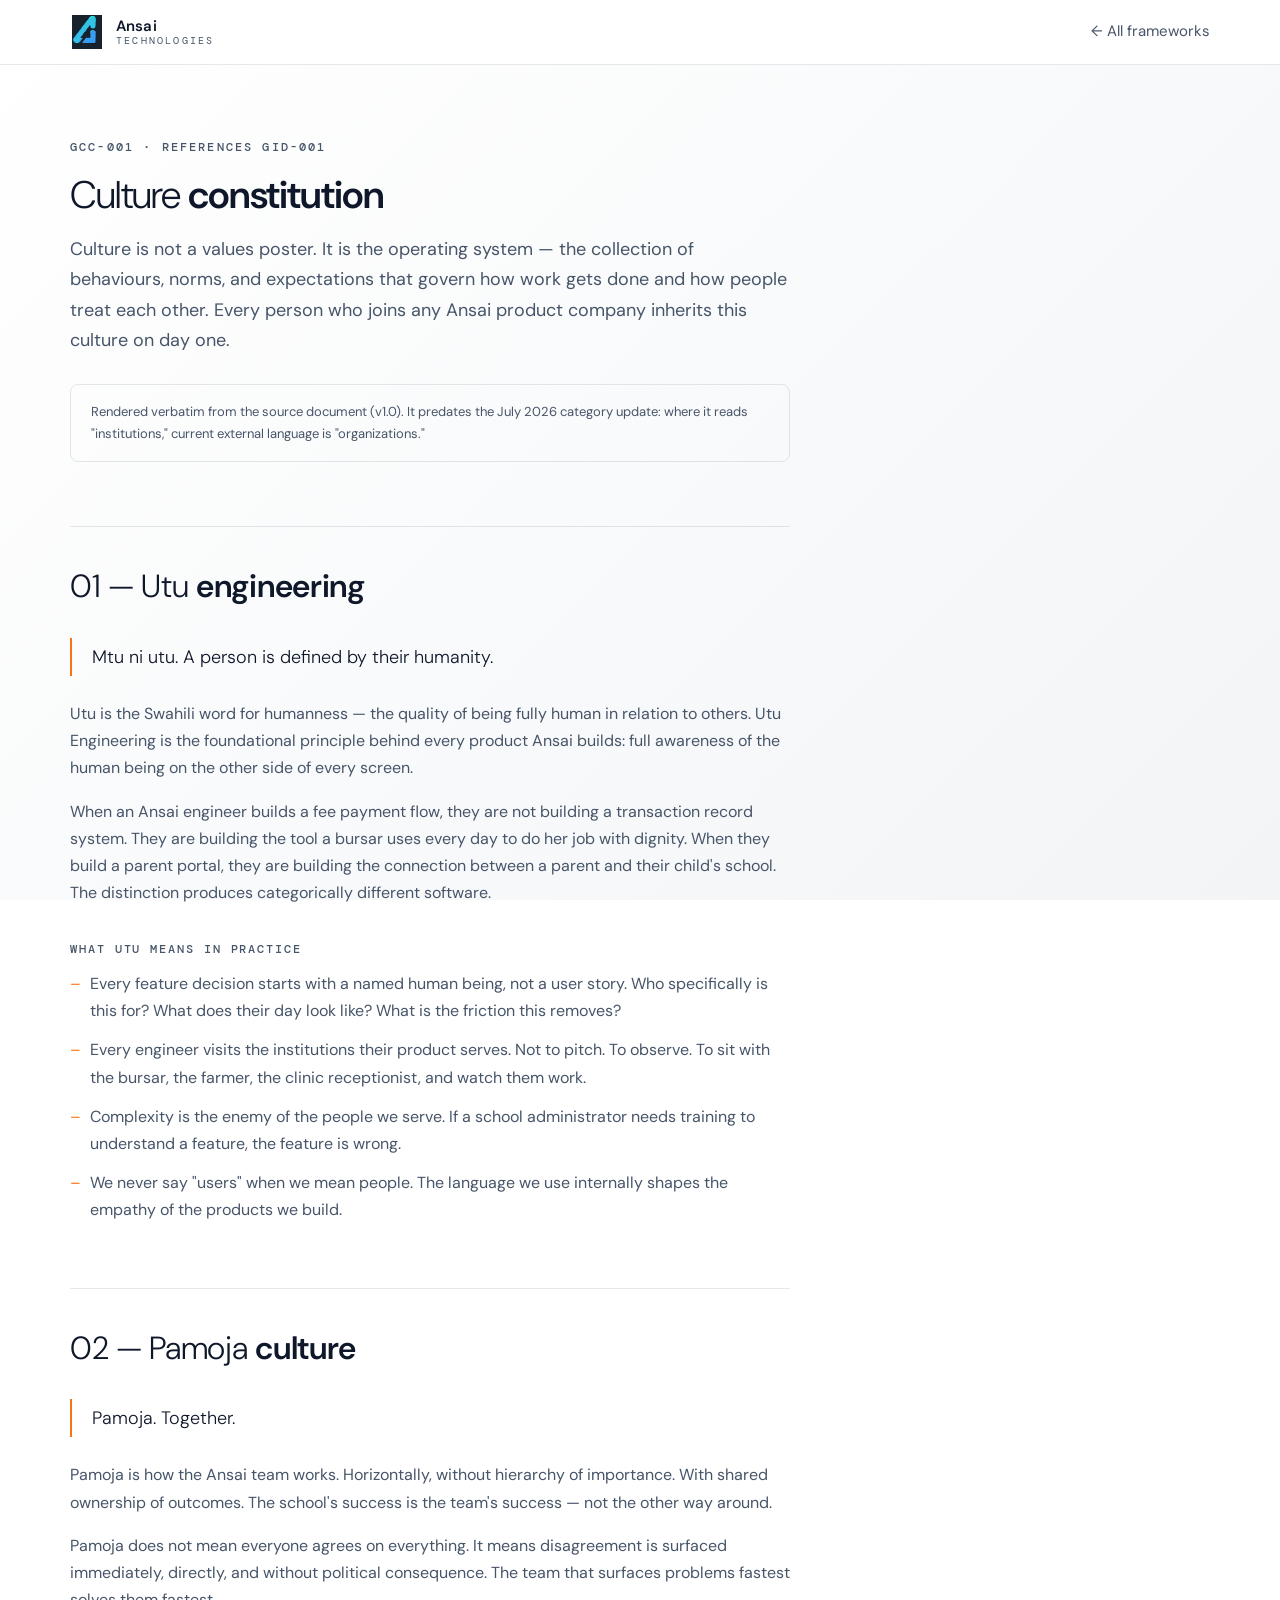
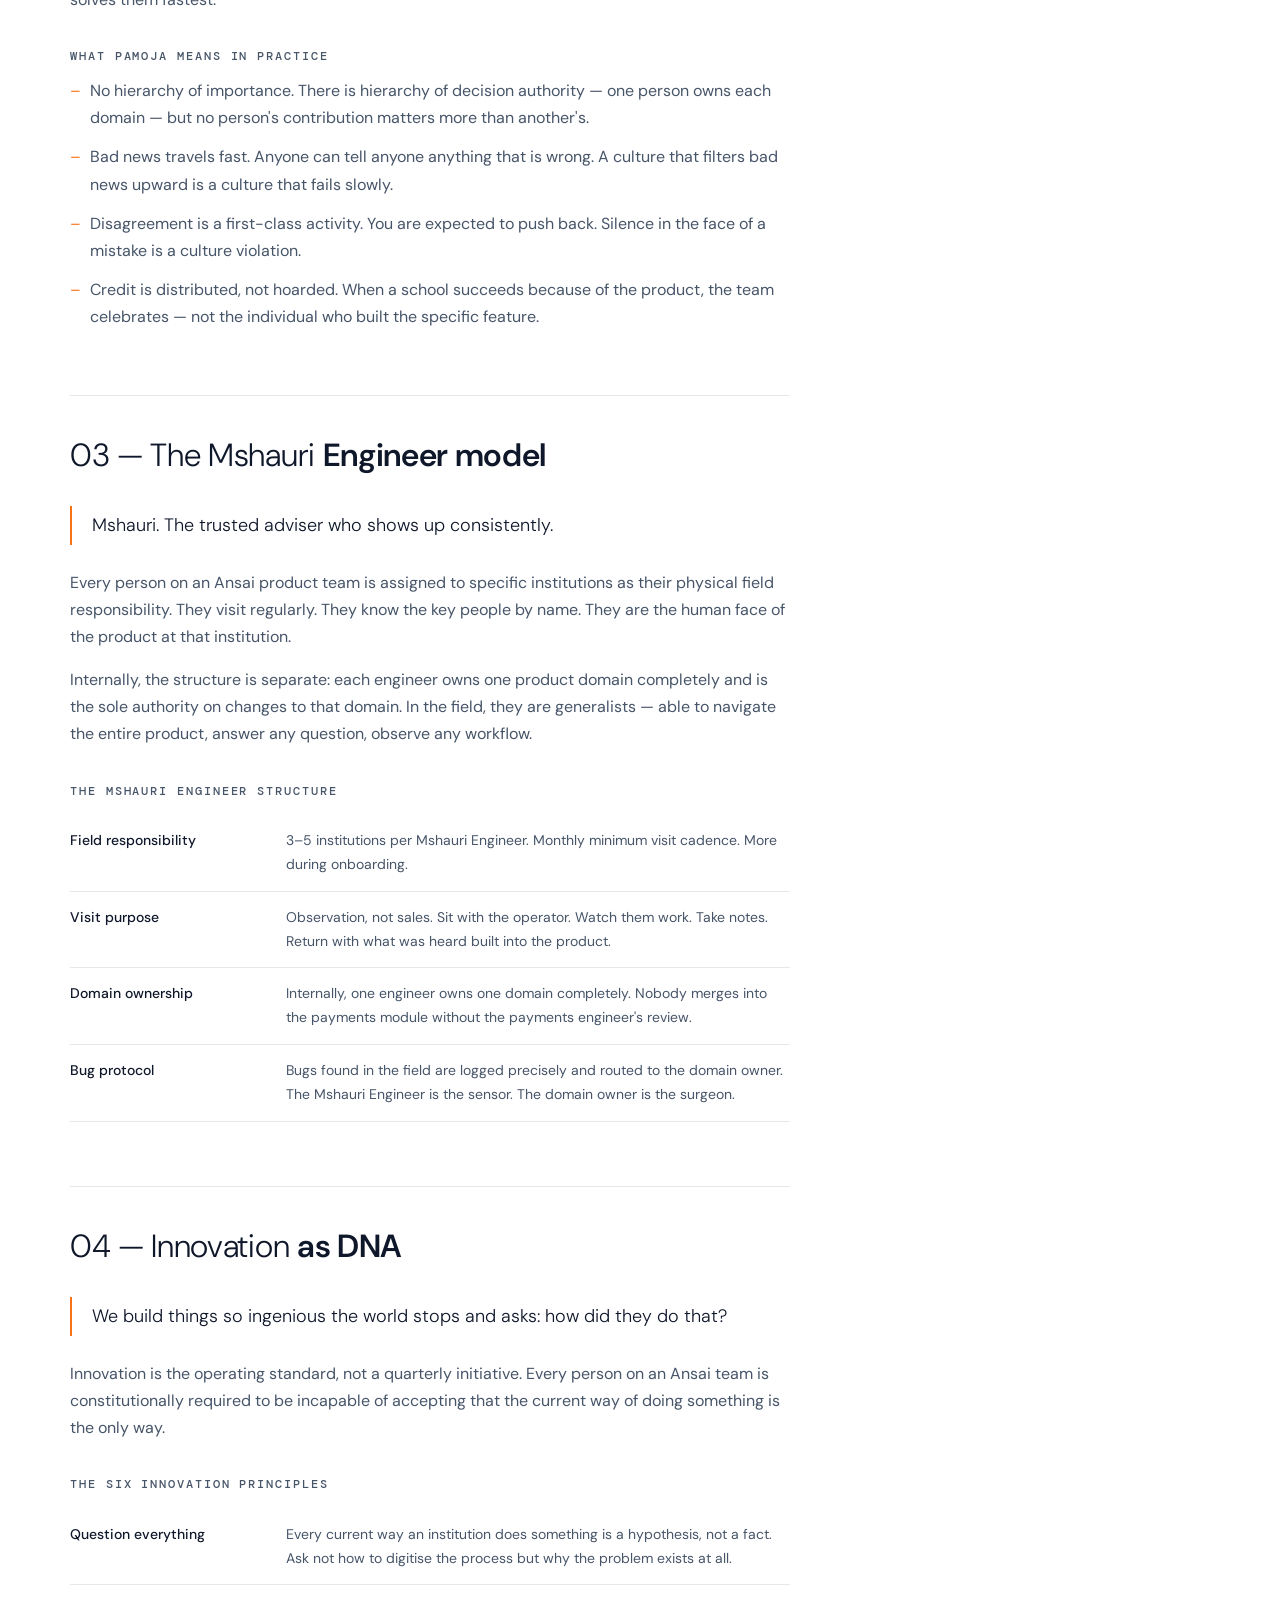
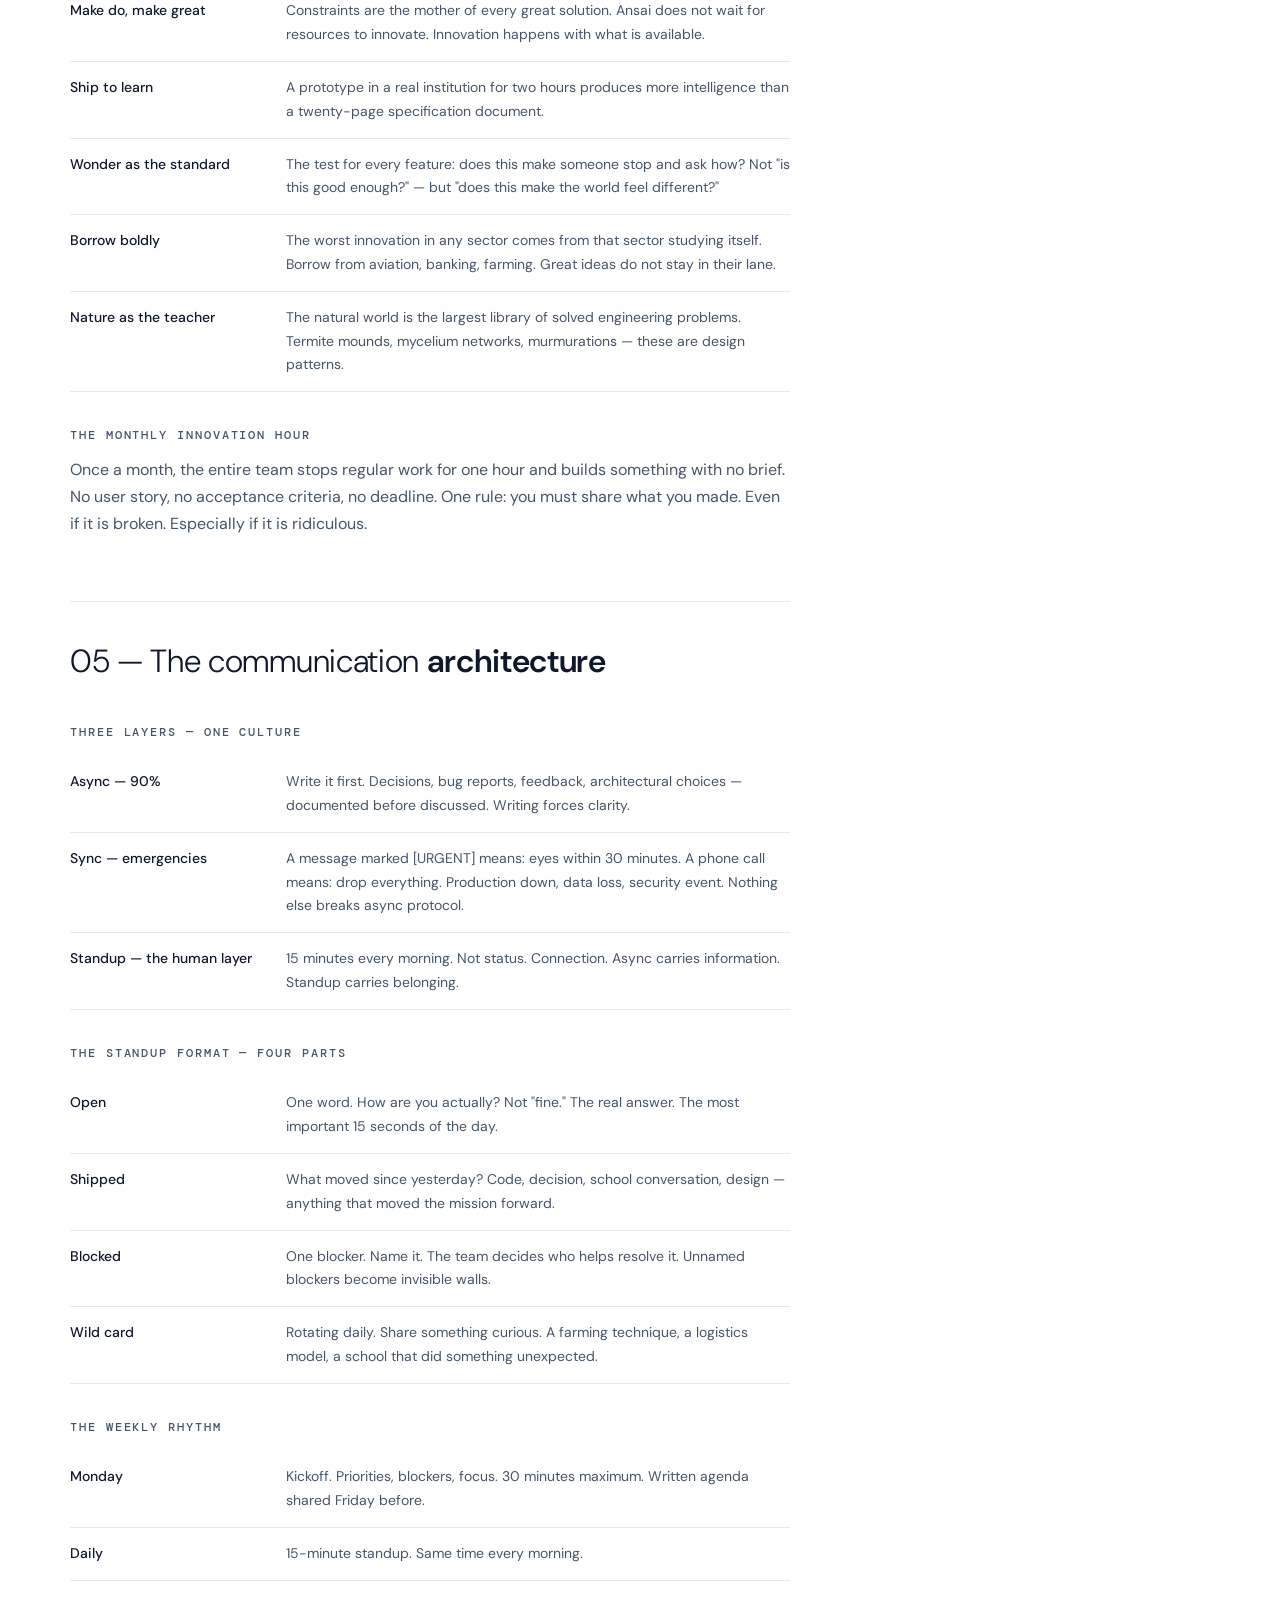
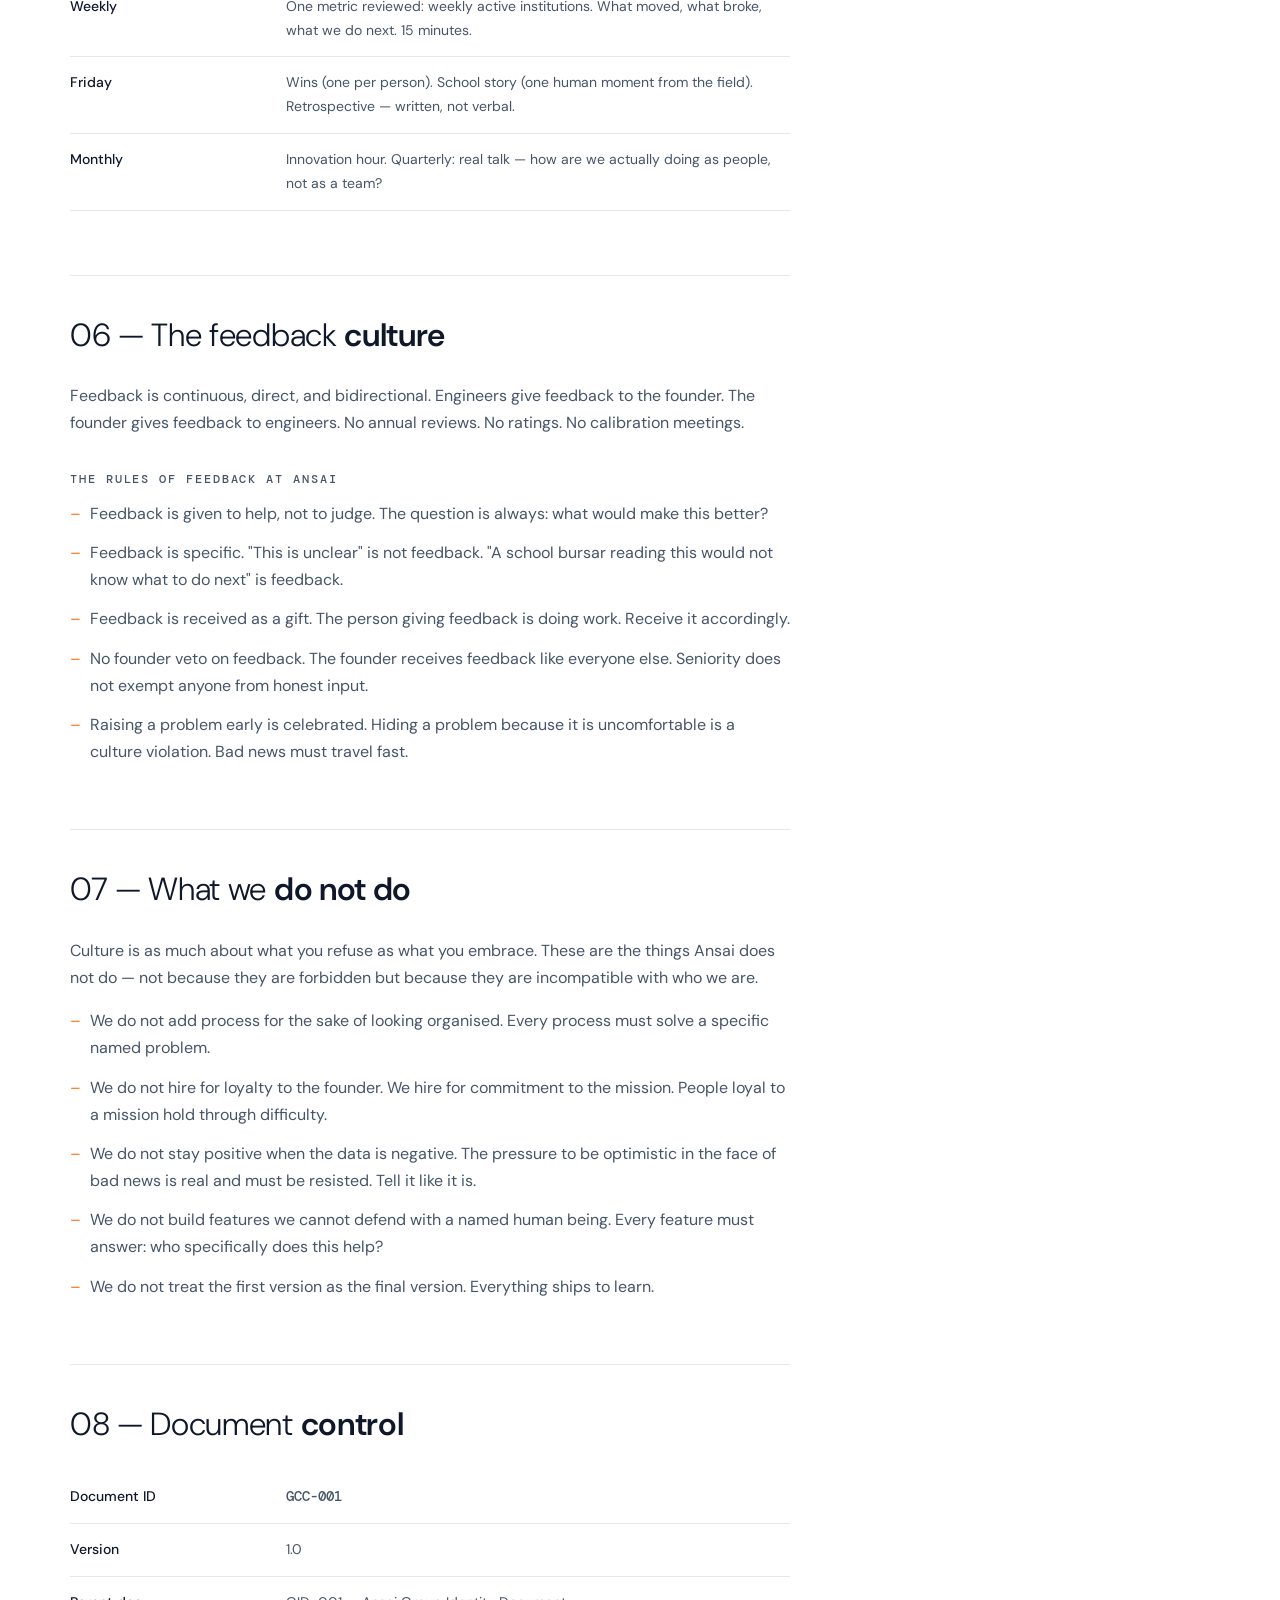
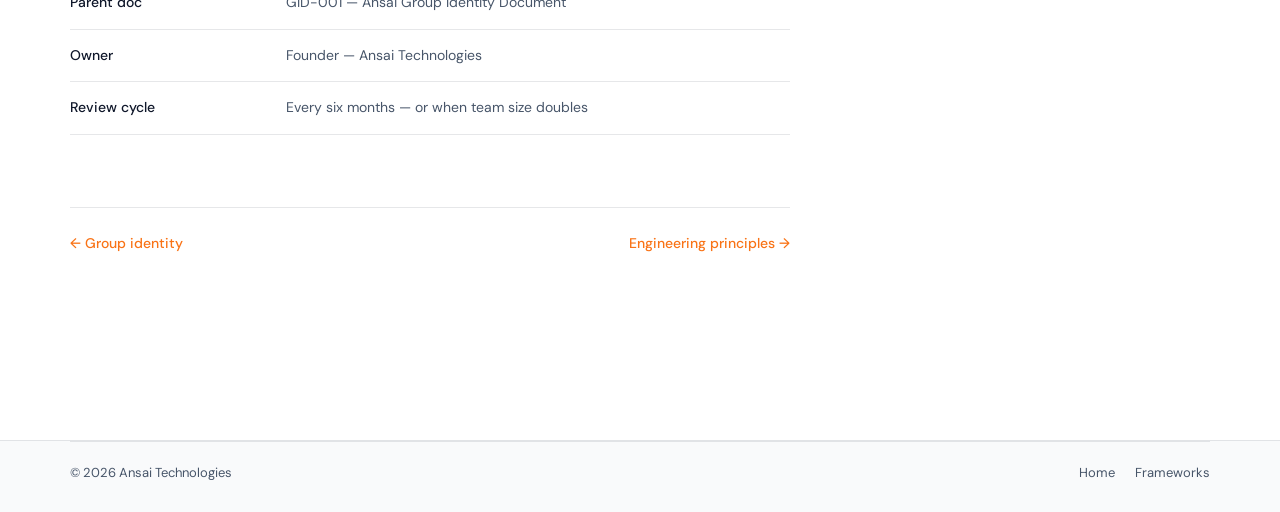
<file: frameworks/culture-constitution.html>
<!DOCTYPE html>
<html lang="en">
  <head>
    <meta charset="UTF-8" />
    <meta name="viewport" content="width=device-width, initial-scale=1.0" />
    <title>Culture constitution — GCC-001 · Ansai Technologies</title>
    <meta name="description" content="The Ansai Culture Constitution: the operating culture every person in every Ansai product inherits." />
    <link rel="preconnect" href="https://fonts.googleapis.com" />
    <link rel="preconnect" href="https://fonts.gstatic.com" crossorigin />
    <link href="https://fonts.googleapis.com/css2?family=DM+Sans:wght@300;400;500;600&family=DM+Mono:wght@400;500&display=swap" rel="stylesheet" />
    <link rel="stylesheet" href="../styles.css" />
  </head>
  <body>
    <header class="site-header">
      <div class="container nav-wrap">
        <a class="brand" href="../index.html" aria-label="Ansai Technologies home">
          <img class="brand-logo" src="../ansai 1.svg" alt="Ansai" />
          <span class="brand-text">
            <strong>Ansai</strong>
            <span>Technologies</span>
          </span>
        </a>
        <nav class="site-nav" id="site-nav">
          <a href="../index.html#frameworks">← All frameworks</a>
        </nav>
      </div>
    </header>

    <main class="doc-page container">
      <div class="doc-header">
        <span class="mono-label">GCC-001 · References GID-001</span>
        <h1 class="h1">Culture <strong>constitution</strong></h1>
        <p class="lead">
          Culture is not a values poster. It is the operating system — the collection of
          behaviours, norms, and expectations that govern how work gets done and how people treat
          each other. Every person who joins any Ansai product company inherits this culture on day
          one.
        </p>
        <div class="doc-provenance">
          Rendered verbatim from the source document (v1.0). It predates the July 2026 category
          update: where it reads "institutions," current external language is "organizations."
        </div>
      </div>

      <div class="doc-body">
        <h2>01 — Utu <strong>engineering</strong></h2>
        <blockquote>Mtu ni utu. A person is defined by their humanity.</blockquote>
        <p>
          Utu is the Swahili word for humanness — the quality of being fully human in relation to
          others. Utu Engineering is the foundational principle behind every product Ansai builds:
          full awareness of the human being on the other side of every screen.
        </p>
        <p>
          When an Ansai engineer builds a fee payment flow, they are not building a transaction
          record system. They are building the tool a bursar uses every day to do her job with
          dignity. When they build a parent portal, they are building the connection between a
          parent and their child's school. The distinction produces categorically different
          software.
        </p>
        <h3>What Utu means in practice</h3>
        <ul>
          <li>Every feature decision starts with a named human being, not a user story. Who specifically is this for? What does their day look like? What is the friction this removes?</li>
          <li>Every engineer visits the institutions their product serves. Not to pitch. To observe. To sit with the bursar, the farmer, the clinic receptionist, and watch them work.</li>
          <li>Complexity is the enemy of the people we serve. If a school administrator needs training to understand a feature, the feature is wrong.</li>
          <li>We never say "users" when we mean people. The language we use internally shapes the empathy of the products we build.</li>
        </ul>

        <h2>02 — Pamoja <strong>culture</strong></h2>
        <blockquote>Pamoja. Together.</blockquote>
        <p>
          Pamoja is how the Ansai team works. Horizontally, without hierarchy of importance. With
          shared ownership of outcomes. The school's success is the team's success — not the other
          way around.
        </p>
        <p>
          Pamoja does not mean everyone agrees on everything. It means disagreement is surfaced
          immediately, directly, and without political consequence. The team that surfaces problems
          fastest solves them fastest.
        </p>
        <h3>What Pamoja means in practice</h3>
        <ul>
          <li>No hierarchy of importance. There is hierarchy of decision authority — one person owns each domain — but no person's contribution matters more than another's.</li>
          <li>Bad news travels fast. Anyone can tell anyone anything that is wrong. A culture that filters bad news upward is a culture that fails slowly.</li>
          <li>Disagreement is a first-class activity. You are expected to push back. Silence in the face of a mistake is a culture violation.</li>
          <li>Credit is distributed, not hoarded. When a school succeeds because of the product, the team celebrates — not the individual who built the specific feature.</li>
        </ul>

        <h2>03 — The Mshauri <strong>Engineer model</strong></h2>
        <blockquote>Mshauri. The trusted adviser who shows up consistently.</blockquote>
        <p>
          Every person on an Ansai product team is assigned to specific institutions as their
          physical field responsibility. They visit regularly. They know the key people by name.
          They are the human face of the product at that institution.
        </p>
        <p>
          Internally, the structure is separate: each engineer owns one product domain completely
          and is the sole authority on changes to that domain. In the field, they are generalists —
          able to navigate the entire product, answer any question, observe any workflow.
        </p>
        <h3>The Mshauri Engineer structure</h3>
        <dl>
          <div class="doc-term">
            <dt>Field responsibility</dt>
            <dd>3–5 institutions per Mshauri Engineer. Monthly minimum visit cadence. More during onboarding.</dd>
          </div>
          <div class="doc-term">
            <dt>Visit purpose</dt>
            <dd>Observation, not sales. Sit with the operator. Watch them work. Take notes. Return with what was heard built into the product.</dd>
          </div>
          <div class="doc-term">
            <dt>Domain ownership</dt>
            <dd>Internally, one engineer owns one domain completely. Nobody merges into the payments module without the payments engineer's review.</dd>
          </div>
          <div class="doc-term">
            <dt>Bug protocol</dt>
            <dd>Bugs found in the field are logged precisely and routed to the domain owner. The Mshauri Engineer is the sensor. The domain owner is the surgeon.</dd>
          </div>
        </dl>

        <h2>04 — Innovation <strong>as DNA</strong></h2>
        <blockquote>We build things so ingenious the world stops and asks: how did they do that?</blockquote>
        <p>
          Innovation is the operating standard, not a quarterly initiative. Every person on an
          Ansai team is constitutionally required to be incapable of accepting that the current way
          of doing something is the only way.
        </p>
        <h3>The six innovation principles</h3>
        <dl>
          <div class="doc-term">
            <dt>Question everything</dt>
            <dd>Every current way an institution does something is a hypothesis, not a fact. Ask not how to digitise the process but why the problem exists at all.</dd>
          </div>
          <div class="doc-term">
            <dt>Make do, make great</dt>
            <dd>Constraints are the mother of every great solution. Ansai does not wait for resources to innovate. Innovation happens with what is available.</dd>
          </div>
          <div class="doc-term">
            <dt>Ship to learn</dt>
            <dd>A prototype in a real institution for two hours produces more intelligence than a twenty-page specification document.</dd>
          </div>
          <div class="doc-term">
            <dt>Wonder as the standard</dt>
            <dd>The test for every feature: does this make someone stop and ask how? Not "is this good enough?" — but "does this make the world feel different?"</dd>
          </div>
          <div class="doc-term">
            <dt>Borrow boldly</dt>
            <dd>The worst innovation in any sector comes from that sector studying itself. Borrow from aviation, banking, farming. Great ideas do not stay in their lane.</dd>
          </div>
          <div class="doc-term">
            <dt>Nature as the teacher</dt>
            <dd>The natural world is the largest library of solved engineering problems. Termite mounds, mycelium networks, murmurations — these are design patterns.</dd>
          </div>
        </dl>
        <h3>The monthly innovation hour</h3>
        <p>
          Once a month, the entire team stops regular work for one hour and builds something with
          no brief. No user story, no acceptance criteria, no deadline. One rule: you must share
          what you made. Even if it is broken. Especially if it is ridiculous.
        </p>

        <h2>05 — The communication <strong>architecture</strong></h2>
        <h3>Three layers — one culture</h3>
        <dl>
          <div class="doc-term">
            <dt>Async — 90%</dt>
            <dd>Write it first. Decisions, bug reports, feedback, architectural choices — documented before discussed. Writing forces clarity.</dd>
          </div>
          <div class="doc-term">
            <dt>Sync — emergencies</dt>
            <dd>A message marked [URGENT] means: eyes within 30 minutes. A phone call means: drop everything. Production down, data loss, security event. Nothing else breaks async protocol.</dd>
          </div>
          <div class="doc-term">
            <dt>Standup — the human layer</dt>
            <dd>15 minutes every morning. Not status. Connection. Async carries information. Standup carries belonging.</dd>
          </div>
        </dl>
        <h3>The standup format — four parts</h3>
        <dl>
          <div class="doc-term">
            <dt>Open</dt>
            <dd>One word. How are you actually? Not "fine." The real answer. The most important 15 seconds of the day.</dd>
          </div>
          <div class="doc-term">
            <dt>Shipped</dt>
            <dd>What moved since yesterday? Code, decision, school conversation, design — anything that moved the mission forward.</dd>
          </div>
          <div class="doc-term">
            <dt>Blocked</dt>
            <dd>One blocker. Name it. The team decides who helps resolve it. Unnamed blockers become invisible walls.</dd>
          </div>
          <div class="doc-term">
            <dt>Wild card</dt>
            <dd>Rotating daily. Share something curious. A farming technique, a logistics model, a school that did something unexpected.</dd>
          </div>
        </dl>
        <h3>The weekly rhythm</h3>
        <dl>
          <div class="doc-term">
            <dt>Monday</dt>
            <dd>Kickoff. Priorities, blockers, focus. 30 minutes maximum. Written agenda shared Friday before.</dd>
          </div>
          <div class="doc-term">
            <dt>Daily</dt>
            <dd>15-minute standup. Same time every morning.</dd>
          </div>
          <div class="doc-term">
            <dt>Weekly</dt>
            <dd>One metric reviewed: weekly active institutions. What moved, what broke, what we do next. 15 minutes.</dd>
          </div>
          <div class="doc-term">
            <dt>Friday</dt>
            <dd>Wins (one per person). School story (one human moment from the field). Retrospective — written, not verbal.</dd>
          </div>
          <div class="doc-term">
            <dt>Monthly</dt>
            <dd>Innovation hour. Quarterly: real talk — how are we actually doing as people, not as a team?</dd>
          </div>
        </dl>

        <h2>06 — The feedback <strong>culture</strong></h2>
        <p>
          Feedback is continuous, direct, and bidirectional. Engineers give feedback to the
          founder. The founder gives feedback to engineers. No annual reviews. No ratings. No
          calibration meetings.
        </p>
        <h3>The rules of feedback at Ansai</h3>
        <ul>
          <li>Feedback is given to help, not to judge. The question is always: what would make this better?</li>
          <li>Feedback is specific. "This is unclear" is not feedback. "A school bursar reading this would not know what to do next" is feedback.</li>
          <li>Feedback is received as a gift. The person giving feedback is doing work. Receive it accordingly.</li>
          <li>No founder veto on feedback. The founder receives feedback like everyone else. Seniority does not exempt anyone from honest input.</li>
          <li>Raising a problem early is celebrated. Hiding a problem because it is uncomfortable is a culture violation. Bad news must travel fast.</li>
        </ul>

        <h2>07 — What we <strong>do not do</strong></h2>
        <p>
          Culture is as much about what you refuse as what you embrace. These are the things Ansai
          does not do — not because they are forbidden but because they are incompatible with who
          we are.
        </p>
        <ul>
          <li>We do not add process for the sake of looking organised. Every process must solve a specific named problem.</li>
          <li>We do not hire for loyalty to the founder. We hire for commitment to the mission. People loyal to a mission hold through difficulty.</li>
          <li>We do not stay positive when the data is negative. The pressure to be optimistic in the face of bad news is real and must be resisted. Tell it like it is.</li>
          <li>We do not build features we cannot defend with a named human being. Every feature must answer: who specifically does this help?</li>
          <li>We do not treat the first version as the final version. Everything ships to learn.</li>
        </ul>

        <h2>08 — Document <strong>control</strong></h2>
        <dl>
          <div class="doc-term">
            <dt>Document ID</dt>
            <dd class="mono-data">GCC-001</dd>
          </div>
          <div class="doc-term">
            <dt>Version</dt>
            <dd>1.0</dd>
          </div>
          <div class="doc-term">
            <dt>Parent doc</dt>
            <dd>GID-001 — Ansai Group Identity Document</dd>
          </div>
          <div class="doc-term">
            <dt>Owner</dt>
            <dd>Founder — Ansai Technologies</dd>
          </div>
          <div class="doc-term">
            <dt>Review cycle</dt>
            <dd>Every six months — or when team size doubles</dd>
          </div>
        </dl>

        <nav class="doc-footer-nav">
          <a href="./group-identity.html">← Group identity</a>
          <a href="./engineering-principles.html">Engineering principles →</a>
        </nav>
      </div>
    </main>

    <footer class="site-footer">
      <div class="container footer-bottom">
        <span>© <span id="year"></span> Ansai Technologies</span>
        <div>
          <a href="../index.html">Home</a>
          <a href="../index.html#frameworks">Frameworks</a>
        </div>
      </div>
    </footer>

    <script src="../script.js"></script>
  </body>
</html>
</file>
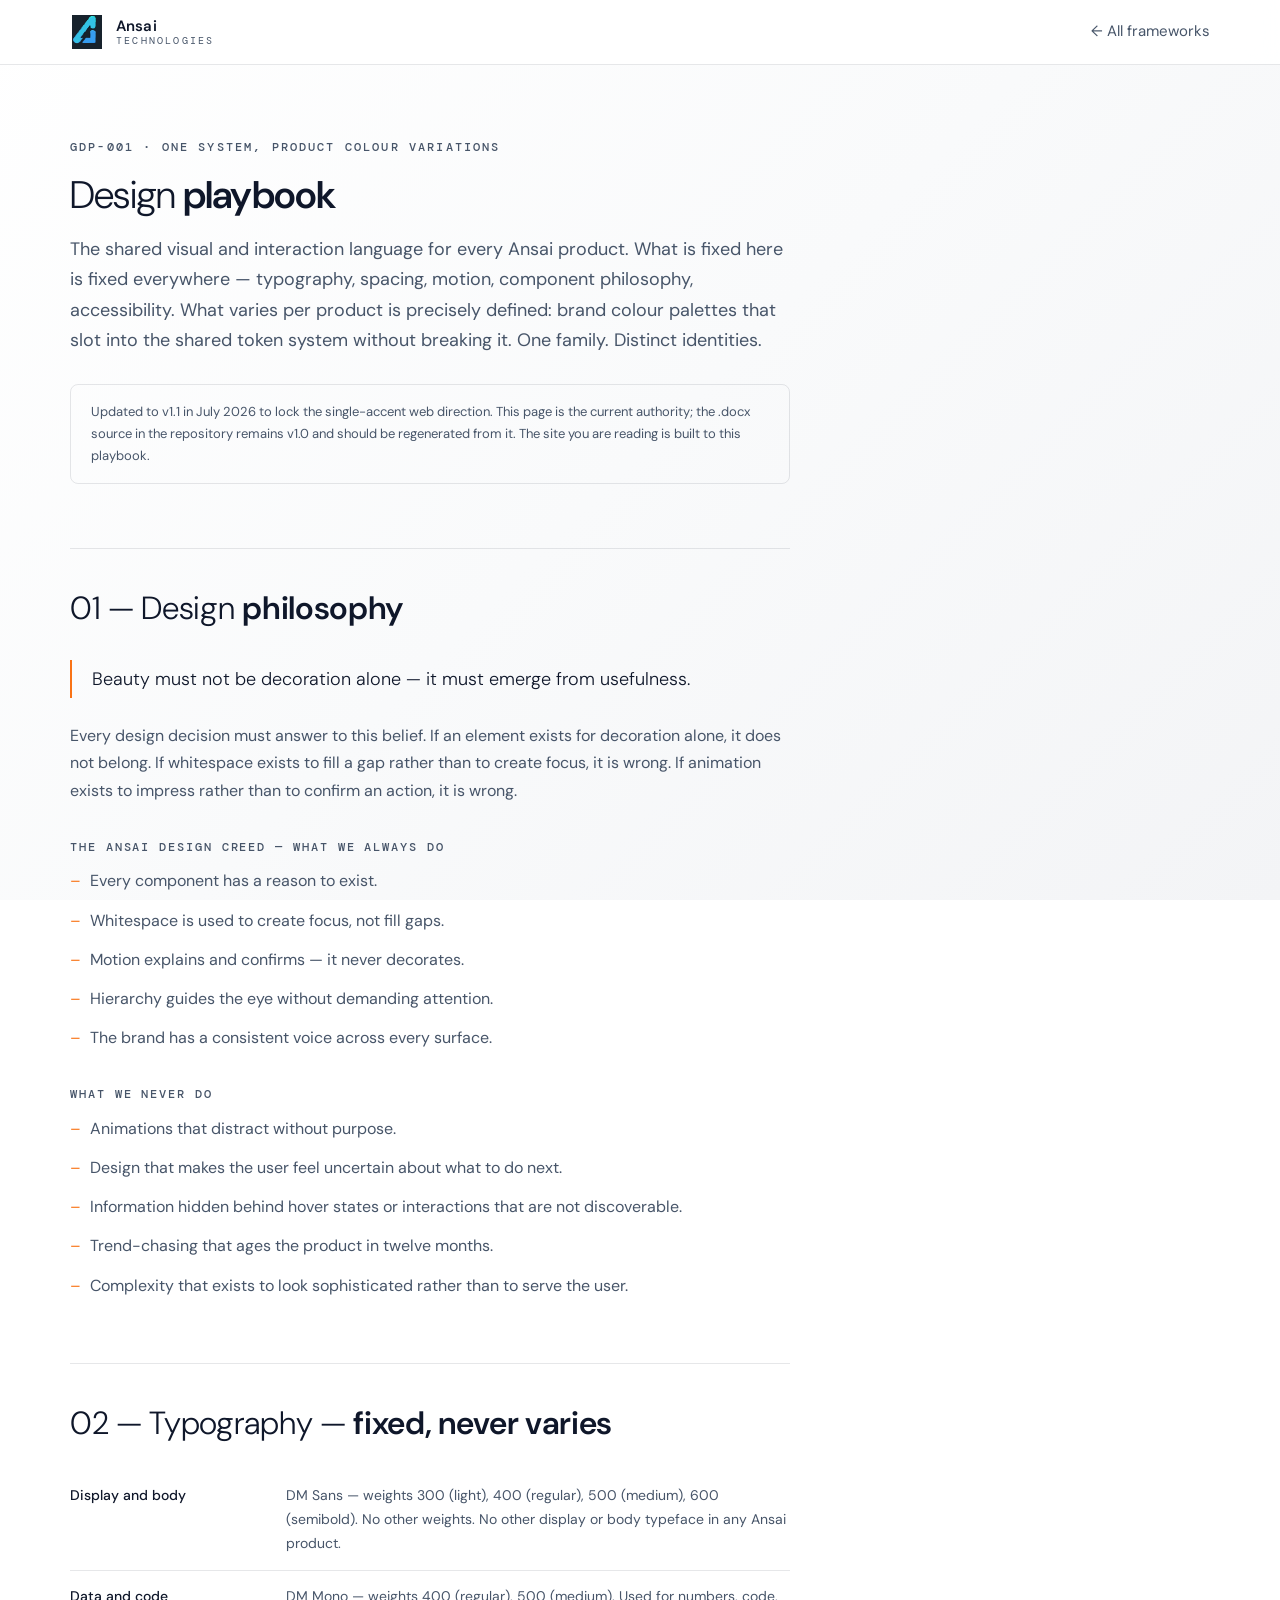
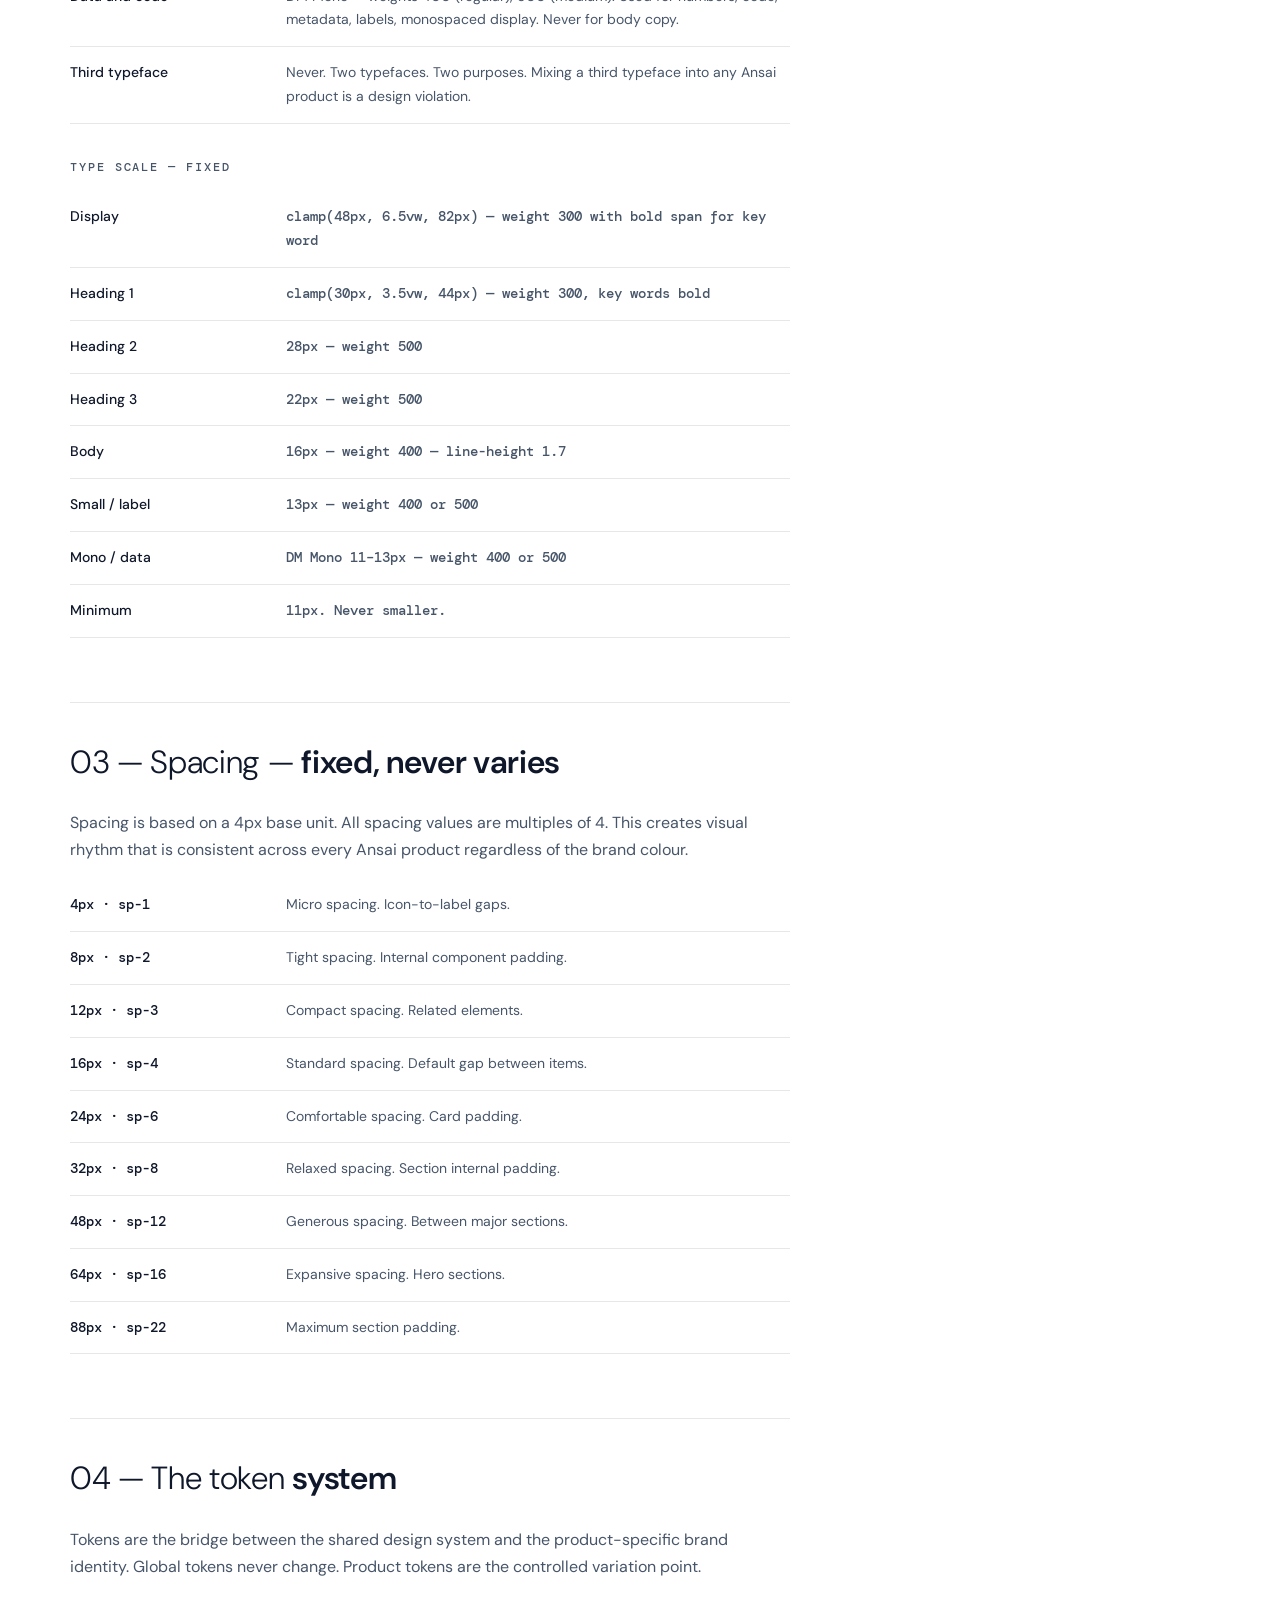
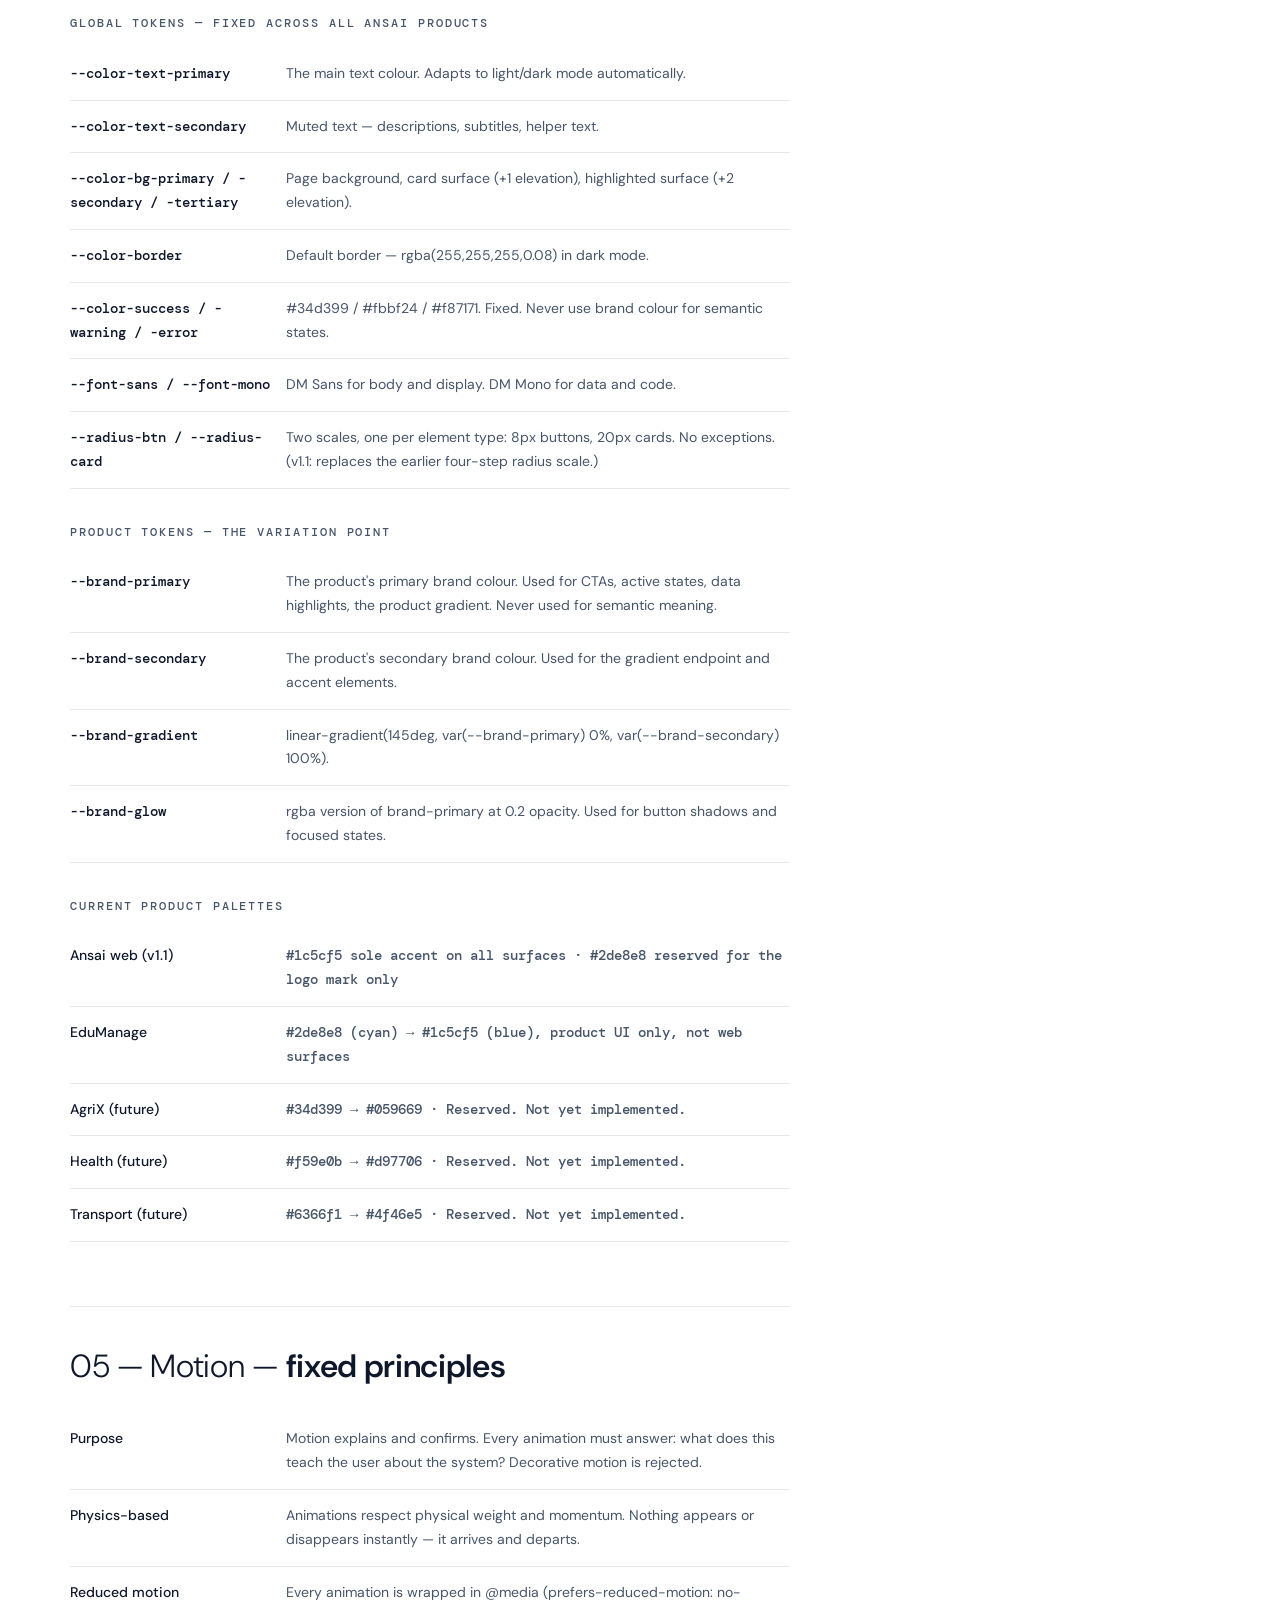
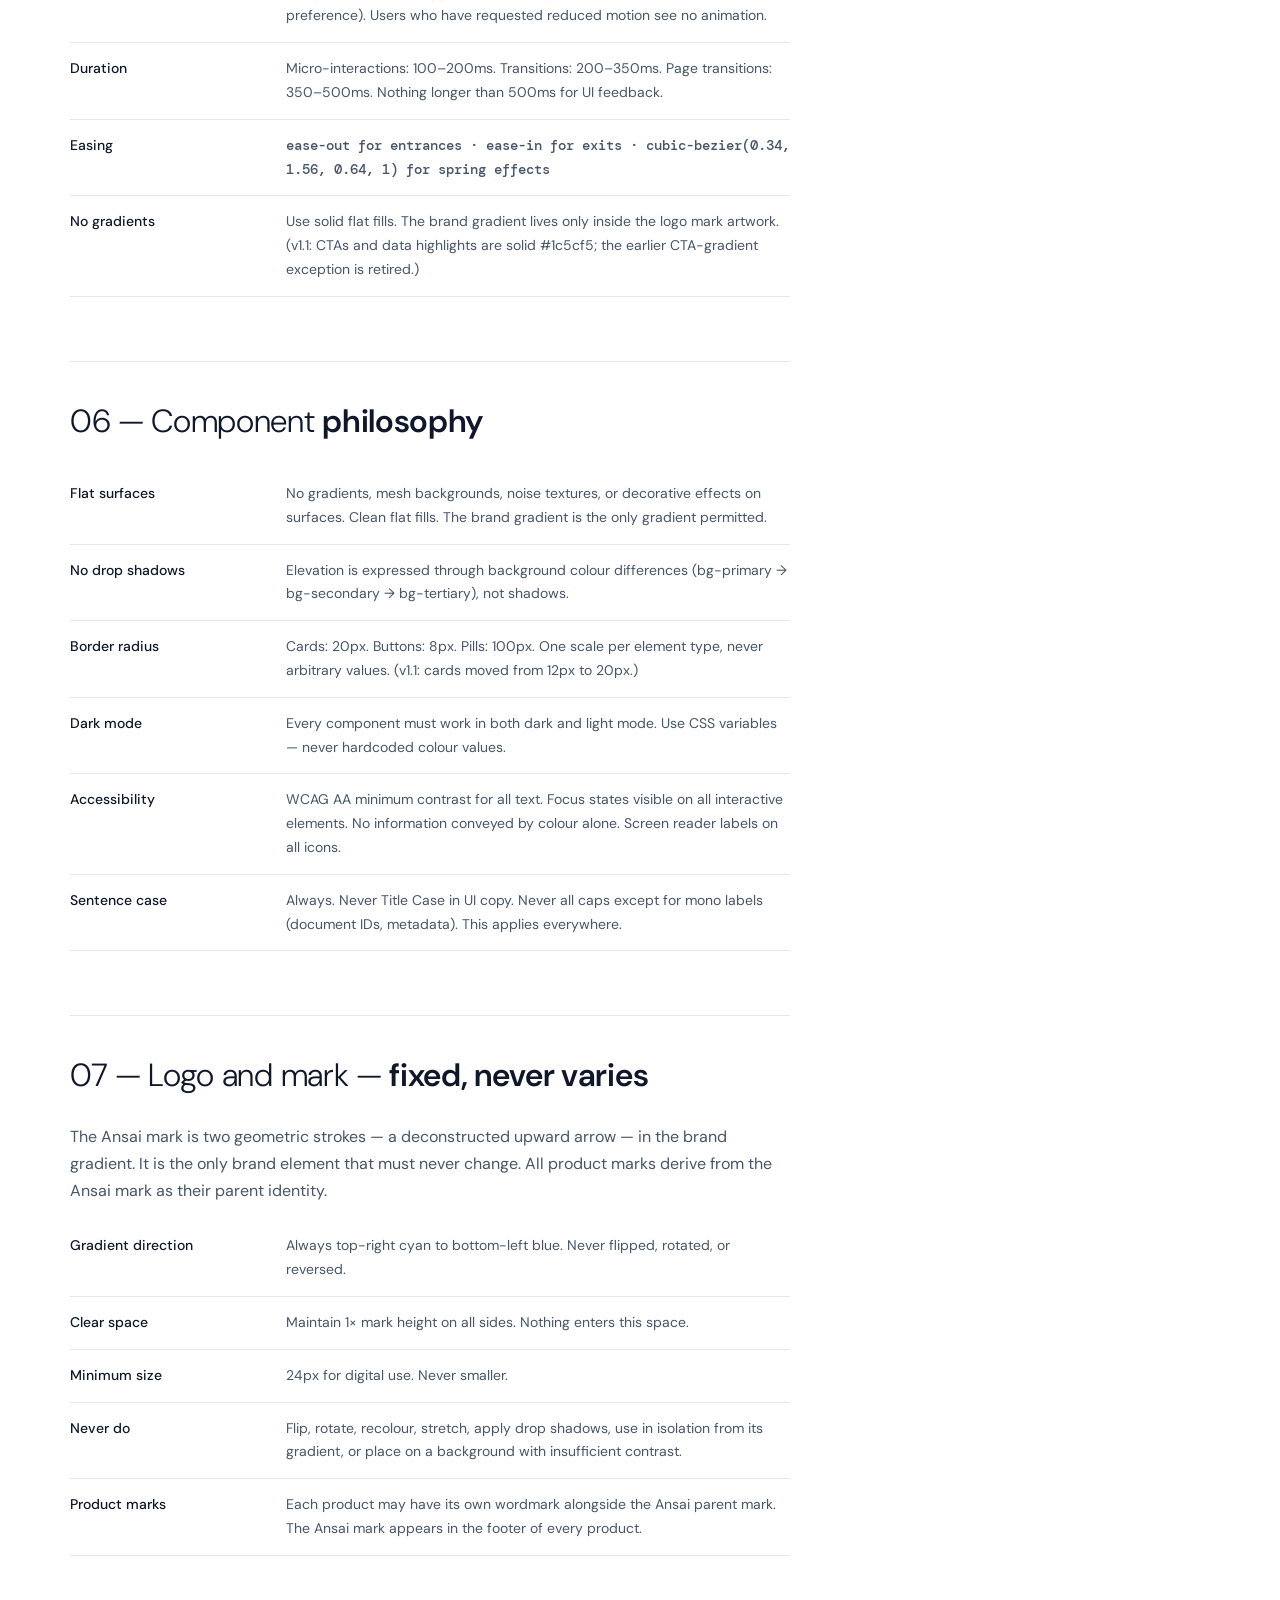
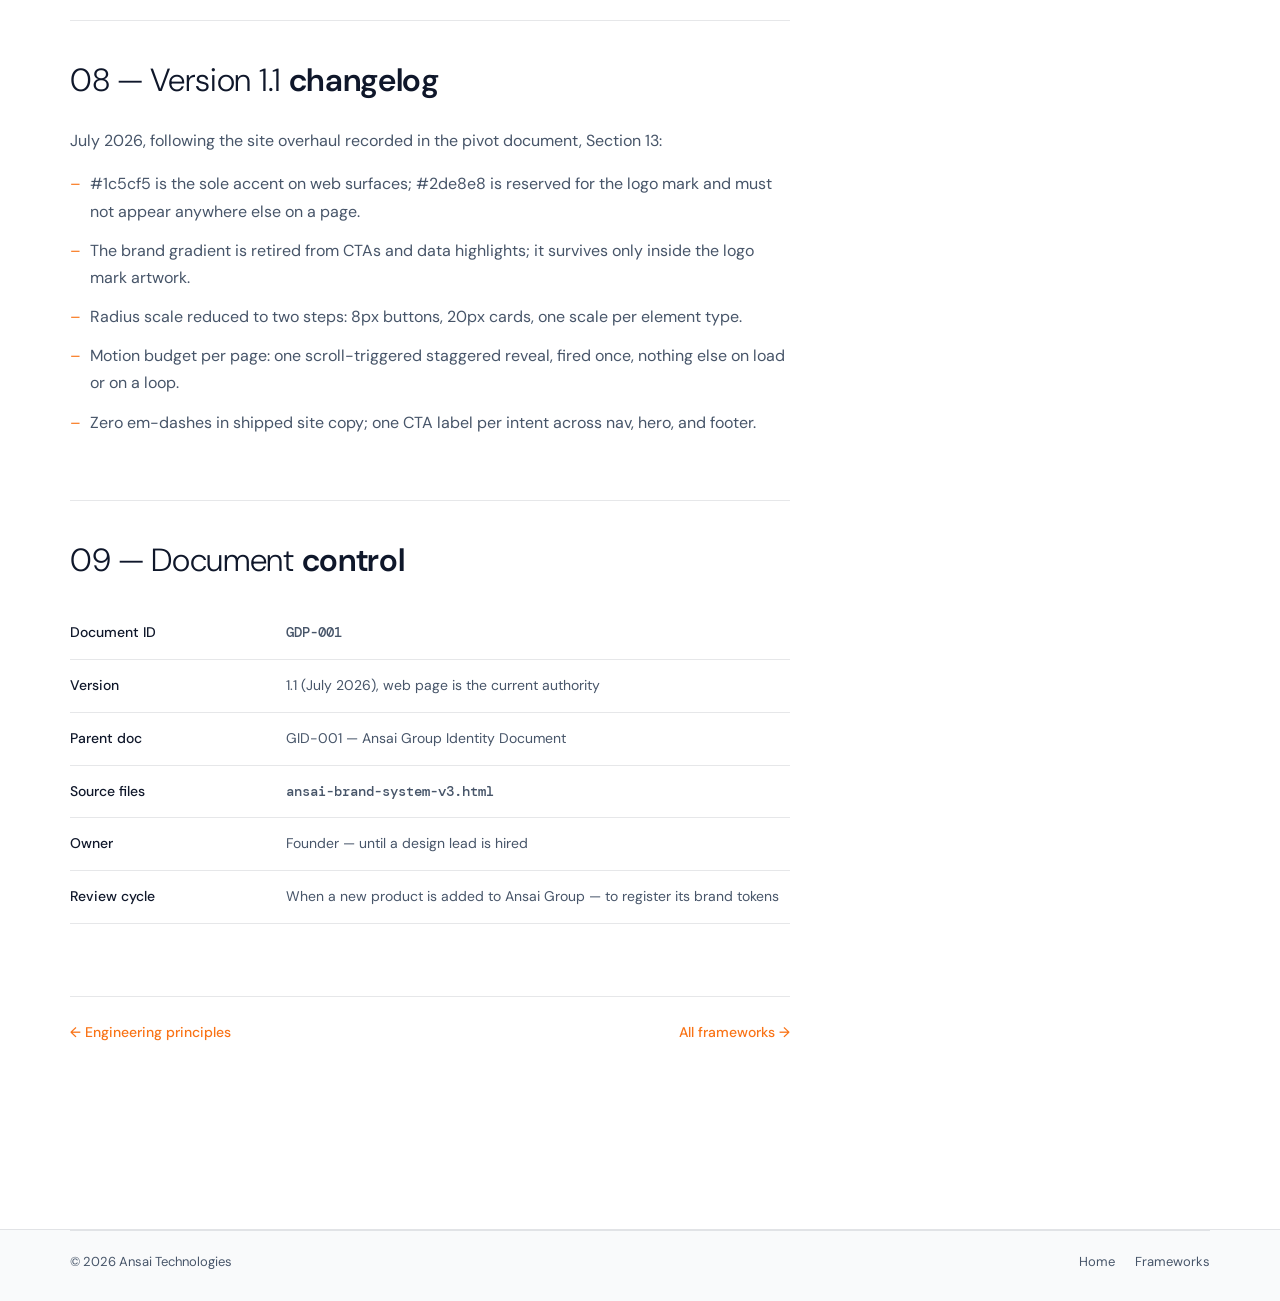
<file: frameworks/design-playbook.html>
<!DOCTYPE html>
<html lang="en">
  <head>
    <meta charset="UTF-8" />
    <meta name="viewport" content="width=device-width, initial-scale=1.0" />
    <title>Design playbook — GDP-001 · Ansai Technologies</title>
    <meta name="description" content="The Ansai Design Playbook: the shared visual and interaction language for every Ansai product." />
    <link rel="preconnect" href="https://fonts.googleapis.com" />
    <link rel="preconnect" href="https://fonts.gstatic.com" crossorigin />
    <link href="https://fonts.googleapis.com/css2?family=DM+Sans:wght@300;400;500;600&family=DM+Mono:wght@400;500&display=swap" rel="stylesheet" />
    <link rel="stylesheet" href="../styles.css" />
  </head>
  <body>
    <header class="site-header">
      <div class="container nav-wrap">
        <a class="brand" href="../index.html" aria-label="Ansai Technologies home">
          <img class="brand-logo" src="../ansai 1.svg" alt="Ansai" />
          <span class="brand-text">
            <strong>Ansai</strong>
            <span>Technologies</span>
          </span>
        </a>
        <nav class="site-nav" id="site-nav">
          <a href="../index.html#frameworks">← All frameworks</a>
        </nav>
      </div>
    </header>

    <main class="doc-page container">
      <div class="doc-header">
        <span class="mono-label">GDP-001 · One system, product colour variations</span>
        <h1 class="h1">Design <strong>playbook</strong></h1>
        <p class="lead">
          The shared visual and interaction language for every Ansai product. What is fixed here is
          fixed everywhere — typography, spacing, motion, component philosophy, accessibility.
          What varies per product is precisely defined: brand colour palettes that slot into the
          shared token system without breaking it. One family. Distinct identities.
        </p>
        <div class="doc-provenance">
          Updated to v1.1 in July 2026 to lock the single-accent web direction. This page is the
          current authority; the .docx source in the repository remains v1.0 and should be
          regenerated from it. The site you are reading is built to this playbook.
        </div>
      </div>

      <div class="doc-body">
        <h2>01 — Design <strong>philosophy</strong></h2>
        <blockquote>Beauty must not be decoration alone — it must emerge from usefulness.</blockquote>
        <p>
          Every design decision must answer to this belief. If an element exists for decoration
          alone, it does not belong. If whitespace exists to fill a gap rather than to create
          focus, it is wrong. If animation exists to impress rather than to confirm an action, it
          is wrong.
        </p>
        <h3>The Ansai design creed — what we always do</h3>
        <ul>
          <li>Every component has a reason to exist.</li>
          <li>Whitespace is used to create focus, not fill gaps.</li>
          <li>Motion explains and confirms — it never decorates.</li>
          <li>Hierarchy guides the eye without demanding attention.</li>
          <li>The brand has a consistent voice across every surface.</li>
        </ul>
        <h3>What we never do</h3>
        <ul>
          <li>Animations that distract without purpose.</li>
          <li>Design that makes the user feel uncertain about what to do next.</li>
          <li>Information hidden behind hover states or interactions that are not discoverable.</li>
          <li>Trend-chasing that ages the product in twelve months.</li>
          <li>Complexity that exists to look sophisticated rather than to serve the user.</li>
        </ul>

        <h2>02 — Typography — <strong>fixed, never varies</strong></h2>
        <dl>
          <div class="doc-term">
            <dt>Display and body</dt>
            <dd>DM Sans — weights 300 (light), 400 (regular), 500 (medium), 600 (semibold). No other weights. No other display or body typeface in any Ansai product.</dd>
          </div>
          <div class="doc-term">
            <dt>Data and code</dt>
            <dd>DM Mono — weights 400 (regular), 500 (medium). Used for numbers, code, metadata, labels, monospaced display. Never for body copy.</dd>
          </div>
          <div class="doc-term">
            <dt>Third typeface</dt>
            <dd>Never. Two typefaces. Two purposes. Mixing a third typeface into any Ansai product is a design violation.</dd>
          </div>
        </dl>
        <h3>Type scale — fixed</h3>
        <dl>
          <div class="doc-term">
            <dt>Display</dt>
            <dd class="mono-data">clamp(48px, 6.5vw, 82px) — weight 300 with bold span for key word</dd>
          </div>
          <div class="doc-term">
            <dt>Heading 1</dt>
            <dd class="mono-data">clamp(30px, 3.5vw, 44px) — weight 300, key words bold</dd>
          </div>
          <div class="doc-term">
            <dt>Heading 2</dt>
            <dd class="mono-data">28px — weight 500</dd>
          </div>
          <div class="doc-term">
            <dt>Heading 3</dt>
            <dd class="mono-data">22px — weight 500</dd>
          </div>
          <div class="doc-term">
            <dt>Body</dt>
            <dd class="mono-data">16px — weight 400 — line-height 1.7</dd>
          </div>
          <div class="doc-term">
            <dt>Small / label</dt>
            <dd class="mono-data">13px — weight 400 or 500</dd>
          </div>
          <div class="doc-term">
            <dt>Mono / data</dt>
            <dd class="mono-data">DM Mono 11–13px — weight 400 or 500</dd>
          </div>
          <div class="doc-term">
            <dt>Minimum</dt>
            <dd class="mono-data">11px. Never smaller.</dd>
          </div>
        </dl>

        <h2>03 — Spacing — <strong>fixed, never varies</strong></h2>
        <p>
          Spacing is based on a 4px base unit. All spacing values are multiples of 4. This creates
          visual rhythm that is consistent across every Ansai product regardless of the brand
          colour.
        </p>
        <dl>
          <div class="doc-term">
            <dt class="mono-data">4px · sp-1</dt>
            <dd>Micro spacing. Icon-to-label gaps.</dd>
          </div>
          <div class="doc-term">
            <dt class="mono-data">8px · sp-2</dt>
            <dd>Tight spacing. Internal component padding.</dd>
          </div>
          <div class="doc-term">
            <dt class="mono-data">12px · sp-3</dt>
            <dd>Compact spacing. Related elements.</dd>
          </div>
          <div class="doc-term">
            <dt class="mono-data">16px · sp-4</dt>
            <dd>Standard spacing. Default gap between items.</dd>
          </div>
          <div class="doc-term">
            <dt class="mono-data">24px · sp-6</dt>
            <dd>Comfortable spacing. Card padding.</dd>
          </div>
          <div class="doc-term">
            <dt class="mono-data">32px · sp-8</dt>
            <dd>Relaxed spacing. Section internal padding.</dd>
          </div>
          <div class="doc-term">
            <dt class="mono-data">48px · sp-12</dt>
            <dd>Generous spacing. Between major sections.</dd>
          </div>
          <div class="doc-term">
            <dt class="mono-data">64px · sp-16</dt>
            <dd>Expansive spacing. Hero sections.</dd>
          </div>
          <div class="doc-term">
            <dt class="mono-data">88px · sp-22</dt>
            <dd>Maximum section padding.</dd>
          </div>
        </dl>

        <h2>04 — The token <strong>system</strong></h2>
        <p>
          Tokens are the bridge between the shared design system and the product-specific brand
          identity. Global tokens never change. Product tokens are the controlled variation point.
        </p>
        <h3>Global tokens — fixed across all Ansai products</h3>
        <dl>
          <div class="doc-term">
            <dt class="mono-data">--color-text-primary</dt>
            <dd>The main text colour. Adapts to light/dark mode automatically.</dd>
          </div>
          <div class="doc-term">
            <dt class="mono-data">--color-text-secondary</dt>
            <dd>Muted text — descriptions, subtitles, helper text.</dd>
          </div>
          <div class="doc-term">
            <dt class="mono-data">--color-bg-primary / -secondary / -tertiary</dt>
            <dd>Page background, card surface (+1 elevation), highlighted surface (+2 elevation).</dd>
          </div>
          <div class="doc-term">
            <dt class="mono-data">--color-border</dt>
            <dd>Default border — rgba(255,255,255,0.08) in dark mode.</dd>
          </div>
          <div class="doc-term">
            <dt class="mono-data">--color-success / -warning / -error</dt>
            <dd>#34d399 / #fbbf24 / #f87171. Fixed. Never use brand colour for semantic states.</dd>
          </div>
          <div class="doc-term">
            <dt class="mono-data">--font-sans / --font-mono</dt>
            <dd>DM Sans for body and display. DM Mono for data and code.</dd>
          </div>
          <div class="doc-term">
            <dt class="mono-data">--radius-btn / --radius-card</dt>
            <dd>Two scales, one per element type: 8px buttons, 20px cards. No exceptions. (v1.1: replaces the earlier four-step radius scale.)</dd>
          </div>
        </dl>
        <h3>Product tokens — the variation point</h3>
        <dl>
          <div class="doc-term">
            <dt class="mono-data">--brand-primary</dt>
            <dd>The product's primary brand colour. Used for CTAs, active states, data highlights, the product gradient. Never used for semantic meaning.</dd>
          </div>
          <div class="doc-term">
            <dt class="mono-data">--brand-secondary</dt>
            <dd>The product's secondary brand colour. Used for the gradient endpoint and accent elements.</dd>
          </div>
          <div class="doc-term">
            <dt class="mono-data">--brand-gradient</dt>
            <dd>linear-gradient(145deg, var(--brand-primary) 0%, var(--brand-secondary) 100%).</dd>
          </div>
          <div class="doc-term">
            <dt class="mono-data">--brand-glow</dt>
            <dd>rgba version of brand-primary at 0.2 opacity. Used for button shadows and focused states.</dd>
          </div>
        </dl>
        <h3>Current product palettes</h3>
        <dl>
          <div class="doc-term">
            <dt>Ansai web (v1.1)</dt>
            <dd class="mono-data">#1c5cf5 sole accent on all surfaces · #2de8e8 reserved for the logo mark only</dd>
          </div>
          <div class="doc-term">
            <dt>EduManage</dt>
            <dd class="mono-data">#2de8e8 (cyan) → #1c5cf5 (blue), product UI only, not web surfaces</dd>
          </div>
          <div class="doc-term">
            <dt>AgriX (future)</dt>
            <dd class="mono-data">#34d399 → #059669 · Reserved. Not yet implemented.</dd>
          </div>
          <div class="doc-term">
            <dt>Health (future)</dt>
            <dd class="mono-data">#f59e0b → #d97706 · Reserved. Not yet implemented.</dd>
          </div>
          <div class="doc-term">
            <dt>Transport (future)</dt>
            <dd class="mono-data">#6366f1 → #4f46e5 · Reserved. Not yet implemented.</dd>
          </div>
        </dl>

        <h2>05 — Motion — <strong>fixed principles</strong></h2>
        <dl>
          <div class="doc-term">
            <dt>Purpose</dt>
            <dd>Motion explains and confirms. Every animation must answer: what does this teach the user about the system? Decorative motion is rejected.</dd>
          </div>
          <div class="doc-term">
            <dt>Physics-based</dt>
            <dd>Animations respect physical weight and momentum. Nothing appears or disappears instantly — it arrives and departs.</dd>
          </div>
          <div class="doc-term">
            <dt>Reduced motion</dt>
            <dd>Every animation is wrapped in @media (prefers-reduced-motion: no-preference). Users who have requested reduced motion see no animation.</dd>
          </div>
          <div class="doc-term">
            <dt>Duration</dt>
            <dd>Micro-interactions: 100–200ms. Transitions: 200–350ms. Page transitions: 350–500ms. Nothing longer than 500ms for UI feedback.</dd>
          </div>
          <div class="doc-term">
            <dt>Easing</dt>
            <dd class="mono-data">ease-out for entrances · ease-in for exits · cubic-bezier(0.34, 1.56, 0.64, 1) for spring effects</dd>
          </div>
          <div class="doc-term">
            <dt>No gradients</dt>
            <dd>Use solid flat fills. The brand gradient lives only inside the logo mark artwork. (v1.1: CTAs and data highlights are solid #1c5cf5; the earlier CTA-gradient exception is retired.)</dd>
          </div>
        </dl>

        <h2>06 — Component <strong>philosophy</strong></h2>
        <dl>
          <div class="doc-term">
            <dt>Flat surfaces</dt>
            <dd>No gradients, mesh backgrounds, noise textures, or decorative effects on surfaces. Clean flat fills. The brand gradient is the only gradient permitted.</dd>
          </div>
          <div class="doc-term">
            <dt>No drop shadows</dt>
            <dd>Elevation is expressed through background colour differences (bg-primary → bg-secondary → bg-tertiary), not shadows.</dd>
          </div>
          <div class="doc-term">
            <dt>Border radius</dt>
            <dd>Cards: 20px. Buttons: 8px. Pills: 100px. One scale per element type, never arbitrary values. (v1.1: cards moved from 12px to 20px.)</dd>
          </div>
          <div class="doc-term">
            <dt>Dark mode</dt>
            <dd>Every component must work in both dark and light mode. Use CSS variables — never hardcoded colour values.</dd>
          </div>
          <div class="doc-term">
            <dt>Accessibility</dt>
            <dd>WCAG AA minimum contrast for all text. Focus states visible on all interactive elements. No information conveyed by colour alone. Screen reader labels on all icons.</dd>
          </div>
          <div class="doc-term">
            <dt>Sentence case</dt>
            <dd>Always. Never Title Case in UI copy. Never all caps except for mono labels (document IDs, metadata). This applies everywhere.</dd>
          </div>
        </dl>

        <h2>07 — Logo and mark — <strong>fixed, never varies</strong></h2>
        <p>
          The Ansai mark is two geometric strokes — a deconstructed upward arrow — in the brand
          gradient. It is the only brand element that must never change. All product marks derive
          from the Ansai mark as their parent identity.
        </p>
        <dl>
          <div class="doc-term">
            <dt>Gradient direction</dt>
            <dd>Always top-right cyan to bottom-left blue. Never flipped, rotated, or reversed.</dd>
          </div>
          <div class="doc-term">
            <dt>Clear space</dt>
            <dd>Maintain 1× mark height on all sides. Nothing enters this space.</dd>
          </div>
          <div class="doc-term">
            <dt>Minimum size</dt>
            <dd>24px for digital use. Never smaller.</dd>
          </div>
          <div class="doc-term">
            <dt>Never do</dt>
            <dd>Flip, rotate, recolour, stretch, apply drop shadows, use in isolation from its gradient, or place on a background with insufficient contrast.</dd>
          </div>
          <div class="doc-term">
            <dt>Product marks</dt>
            <dd>Each product may have its own wordmark alongside the Ansai parent mark. The Ansai mark appears in the footer of every product.</dd>
          </div>
        </dl>

        <h2>08 — Version 1.1 <strong>changelog</strong></h2>
        <p>July 2026, following the site overhaul recorded in the pivot document, Section 13:</p>
        <ul>
          <li>#1c5cf5 is the sole accent on web surfaces; #2de8e8 is reserved for the logo mark and must not appear anywhere else on a page.</li>
          <li>The brand gradient is retired from CTAs and data highlights; it survives only inside the logo mark artwork.</li>
          <li>Radius scale reduced to two steps: 8px buttons, 20px cards, one scale per element type.</li>
          <li>Motion budget per page: one scroll-triggered staggered reveal, fired once, nothing else on load or on a loop.</li>
          <li>Zero em-dashes in shipped site copy; one CTA label per intent across nav, hero, and footer.</li>
        </ul>

        <h2>09 — Document <strong>control</strong></h2>
        <dl>
          <div class="doc-term">
            <dt>Document ID</dt>
            <dd class="mono-data">GDP-001</dd>
          </div>
          <div class="doc-term">
            <dt>Version</dt>
            <dd>1.1 (July 2026), web page is the current authority</dd>
          </div>
          <div class="doc-term">
            <dt>Parent doc</dt>
            <dd>GID-001 — Ansai Group Identity Document</dd>
          </div>
          <div class="doc-term">
            <dt>Source files</dt>
            <dd class="mono-data">ansai-brand-system-v3.html</dd>
          </div>
          <div class="doc-term">
            <dt>Owner</dt>
            <dd>Founder — until a design lead is hired</dd>
          </div>
          <div class="doc-term">
            <dt>Review cycle</dt>
            <dd>When a new product is added to Ansai Group — to register its brand tokens</dd>
          </div>
        </dl>

        <nav class="doc-footer-nav">
          <a href="./engineering-principles.html">← Engineering principles</a>
          <a href="../index.html#frameworks">All frameworks →</a>
        </nav>
      </div>
    </main>

    <footer class="site-footer">
      <div class="container footer-bottom">
        <span>© <span id="year"></span> Ansai Technologies</span>
        <div>
          <a href="../index.html">Home</a>
          <a href="../index.html#frameworks">Frameworks</a>
        </div>
      </div>
    </footer>

    <script src="../script.js"></script>
  </body>
</html>
</file>
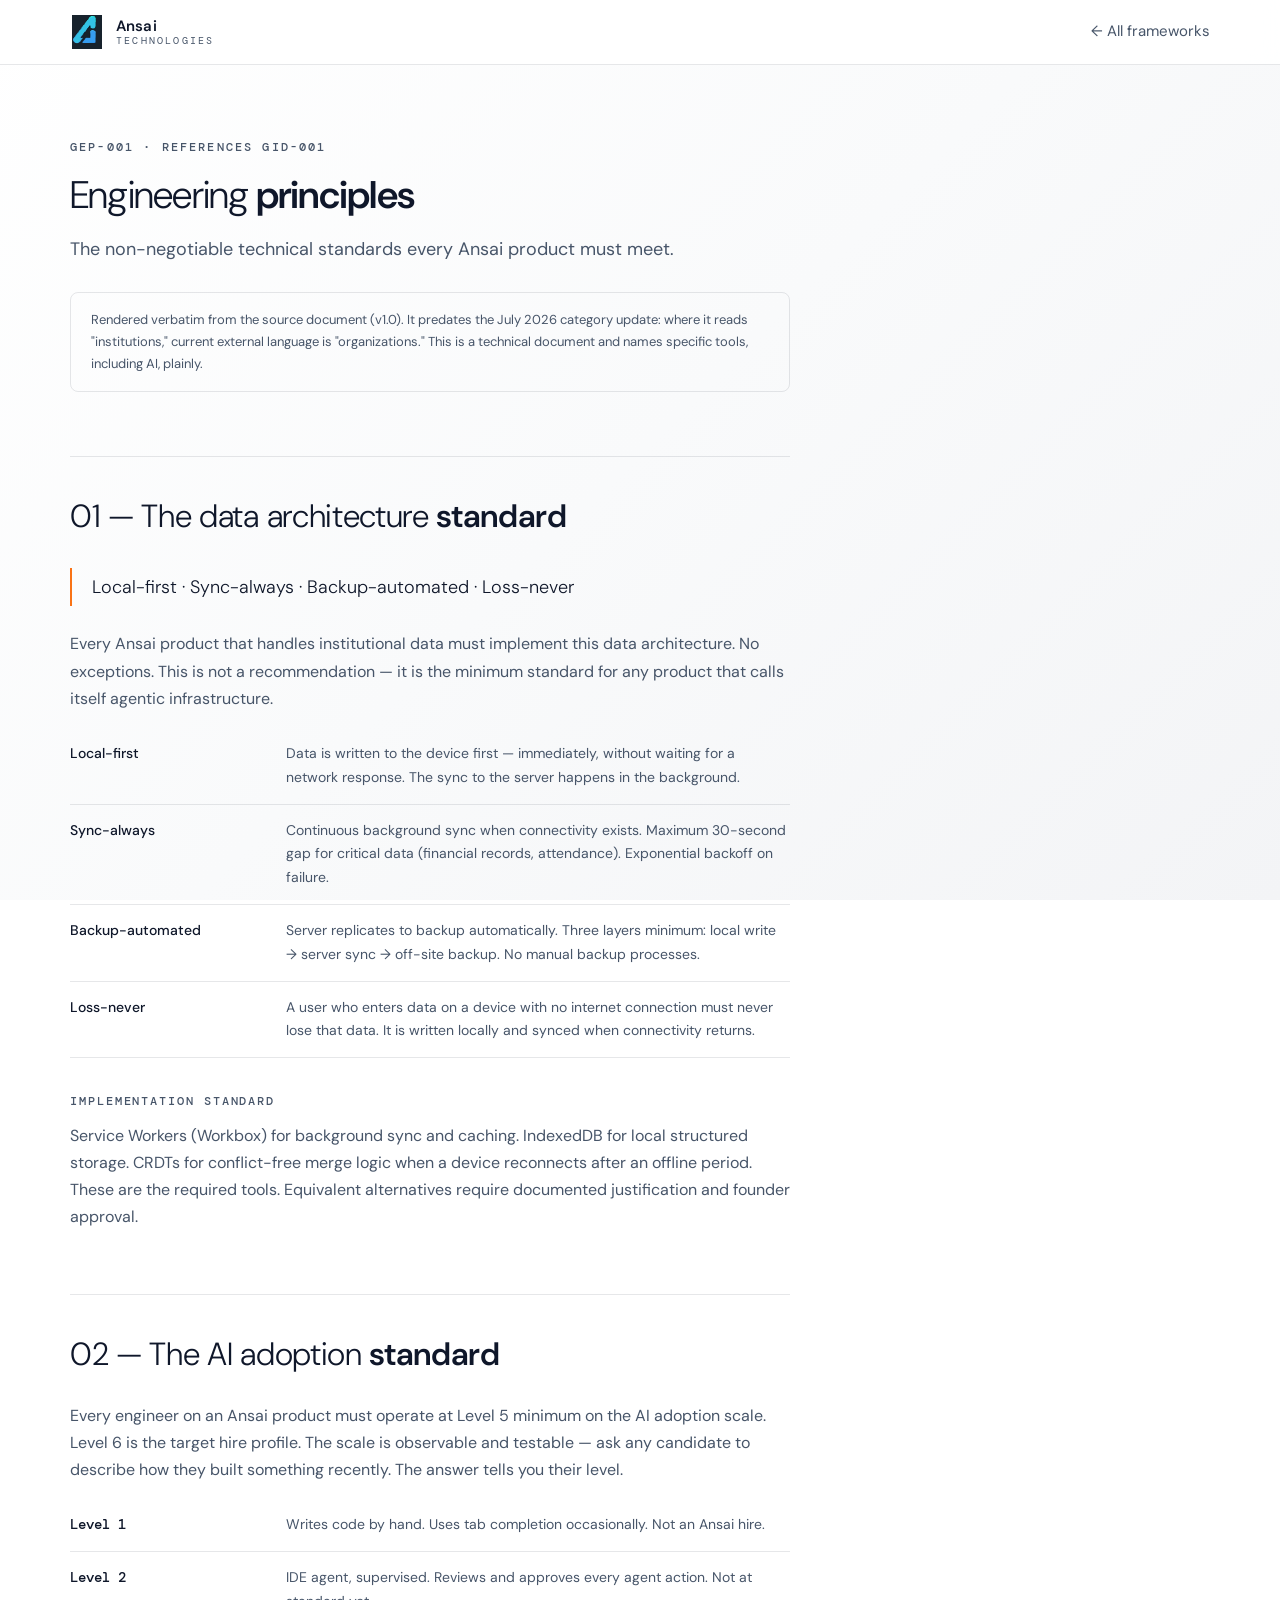
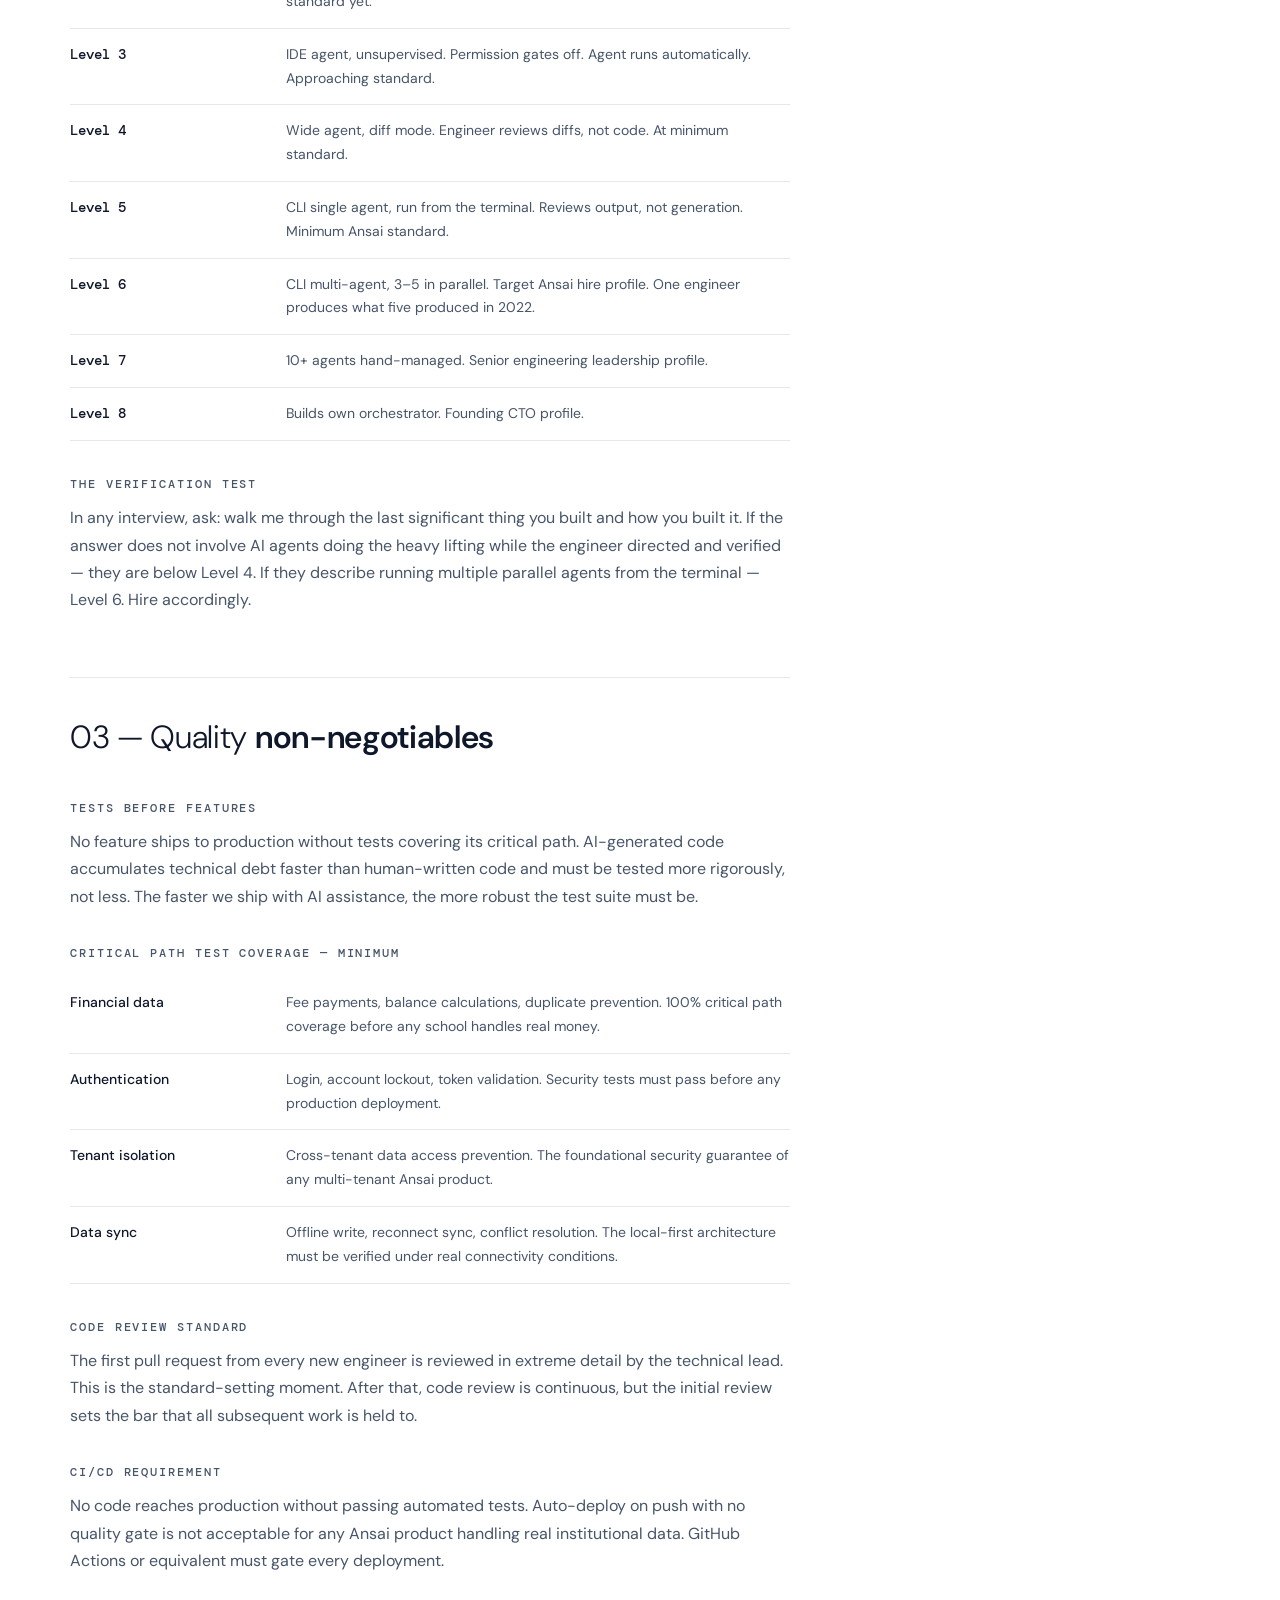
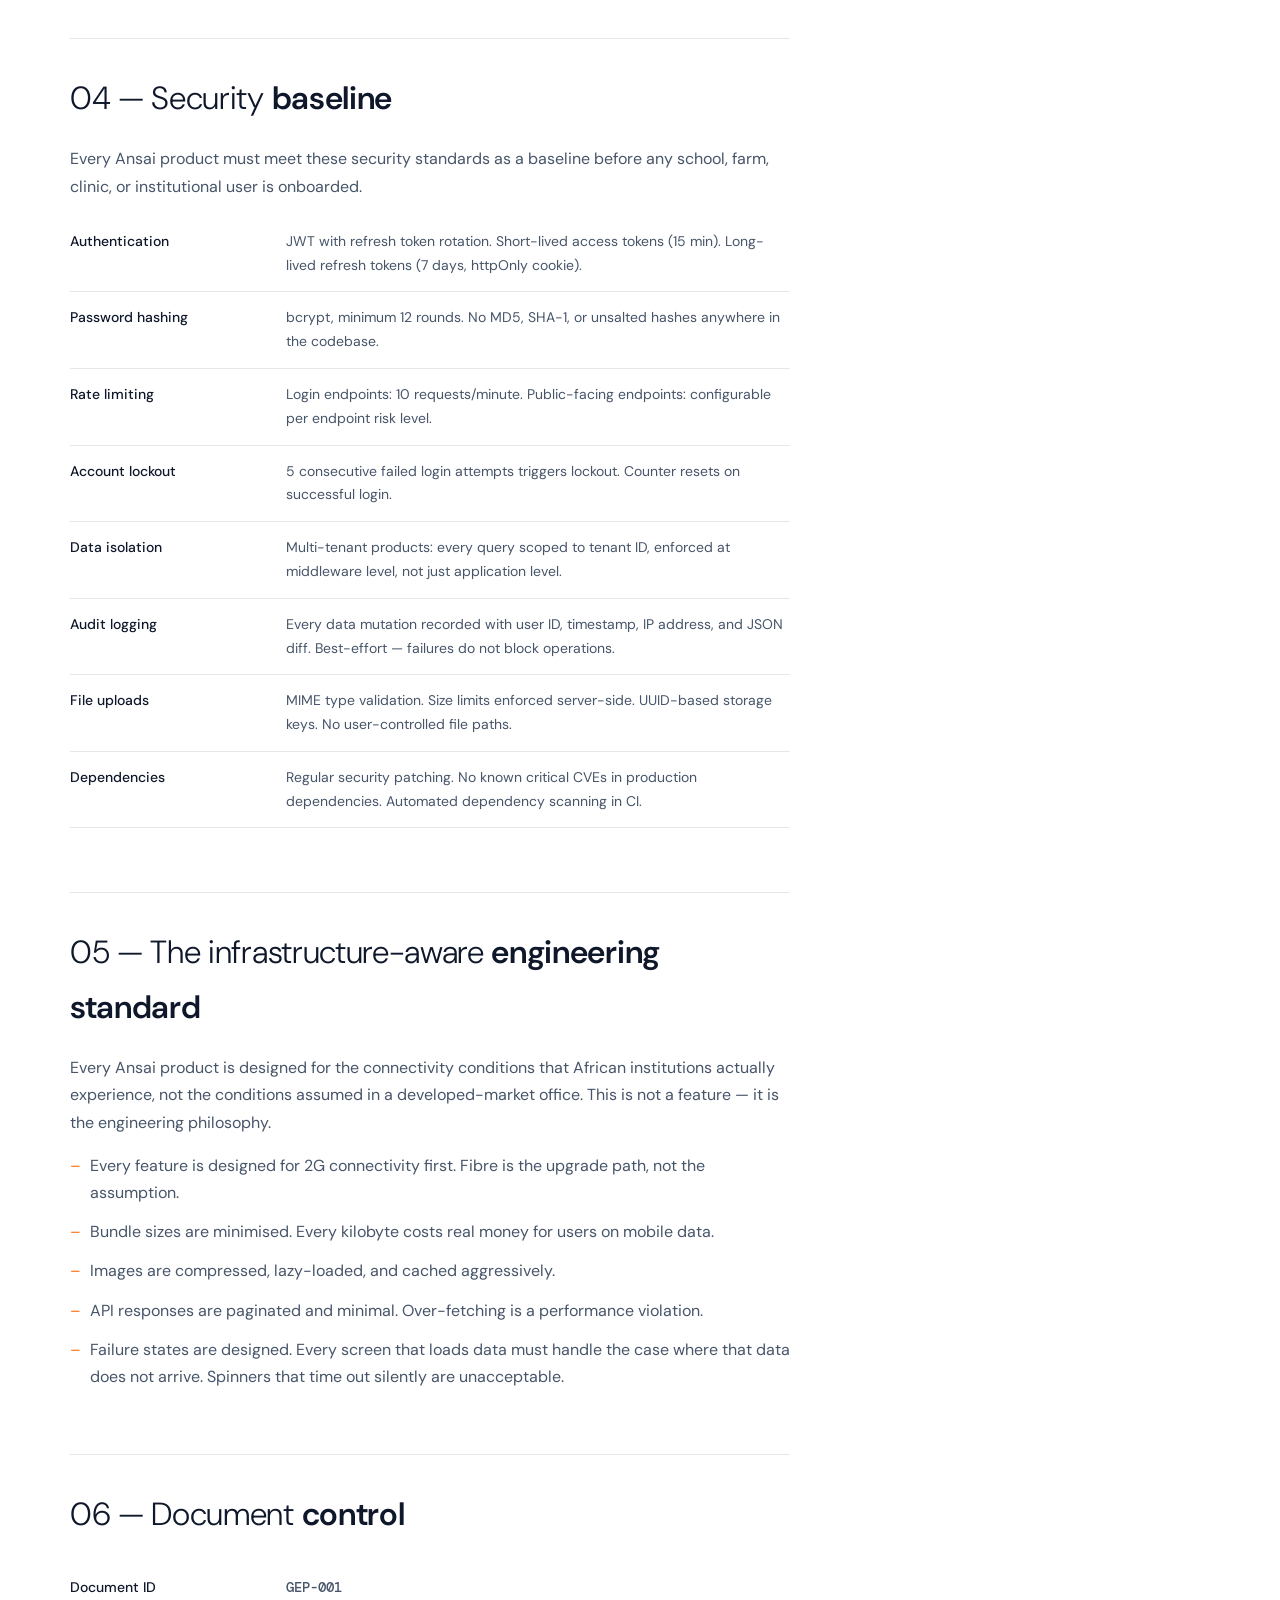
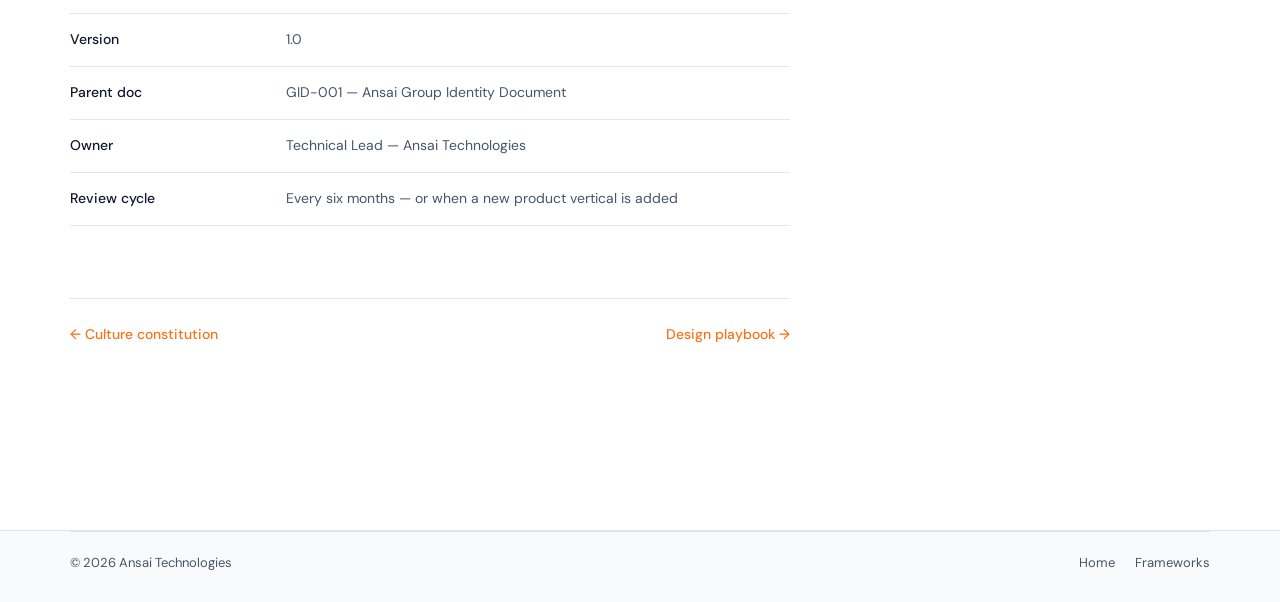
<file: frameworks/engineering-principles.html>
<!DOCTYPE html>
<html lang="en">
  <head>
    <meta charset="UTF-8" />
    <meta name="viewport" content="width=device-width, initial-scale=1.0" />
    <title>Engineering principles — GEP-001 · Ansai Technologies</title>
    <meta name="description" content="The Ansai Engineering Principles: the non-negotiable technical standards every Ansai product must meet." />
    <link rel="preconnect" href="https://fonts.googleapis.com" />
    <link rel="preconnect" href="https://fonts.gstatic.com" crossorigin />
    <link href="https://fonts.googleapis.com/css2?family=DM+Sans:wght@300;400;500;600&family=DM+Mono:wght@400;500&display=swap" rel="stylesheet" />
    <link rel="stylesheet" href="../styles.css" />
  </head>
  <body>
    <header class="site-header">
      <div class="container nav-wrap">
        <a class="brand" href="../index.html" aria-label="Ansai Technologies home">
          <img class="brand-logo" src="../ansai 1.svg" alt="Ansai" />
          <span class="brand-text">
            <strong>Ansai</strong>
            <span>Technologies</span>
          </span>
        </a>
        <nav class="site-nav" id="site-nav">
          <a href="../index.html#frameworks">← All frameworks</a>
        </nav>
      </div>
    </header>

    <main class="doc-page container">
      <div class="doc-header">
        <span class="mono-label">GEP-001 · References GID-001</span>
        <h1 class="h1">Engineering <strong>principles</strong></h1>
        <p class="lead">The non-negotiable technical standards every Ansai product must meet.</p>
        <div class="doc-provenance">
          Rendered verbatim from the source document (v1.0). It predates the July 2026 category
          update: where it reads "institutions," current external language is "organizations."
          This is a technical document and names specific tools, including AI, plainly.
        </div>
      </div>

      <div class="doc-body">
        <h2>01 — The data architecture <strong>standard</strong></h2>
        <blockquote>Local-first · Sync-always · Backup-automated · Loss-never</blockquote>
        <p>
          Every Ansai product that handles institutional data must implement this data
          architecture. No exceptions. This is not a recommendation — it is the minimum standard
          for any product that calls itself agentic infrastructure.
        </p>
        <dl>
          <div class="doc-term">
            <dt>Local-first</dt>
            <dd>Data is written to the device first — immediately, without waiting for a network response. The sync to the server happens in the background.</dd>
          </div>
          <div class="doc-term">
            <dt>Sync-always</dt>
            <dd>Continuous background sync when connectivity exists. Maximum 30-second gap for critical data (financial records, attendance). Exponential backoff on failure.</dd>
          </div>
          <div class="doc-term">
            <dt>Backup-automated</dt>
            <dd>Server replicates to backup automatically. Three layers minimum: local write → server sync → off-site backup. No manual backup processes.</dd>
          </div>
          <div class="doc-term">
            <dt>Loss-never</dt>
            <dd>A user who enters data on a device with no internet connection must never lose that data. It is written locally and synced when connectivity returns.</dd>
          </div>
        </dl>
        <h3>Implementation standard</h3>
        <p>
          Service Workers (Workbox) for background sync and caching. IndexedDB for local structured
          storage. CRDTs for conflict-free merge logic when a device reconnects after an offline
          period. These are the required tools. Equivalent alternatives require documented
          justification and founder approval.
        </p>

        <h2>02 — The AI adoption <strong>standard</strong></h2>
        <p>
          Every engineer on an Ansai product must operate at Level 5 minimum on the AI adoption
          scale. Level 6 is the target hire profile. The scale is observable and testable — ask
          any candidate to describe how they built something recently. The answer tells you their
          level.
        </p>
        <dl>
          <div class="doc-term">
            <dt class="mono-data">Level 1</dt>
            <dd>Writes code by hand. Uses tab completion occasionally. Not an Ansai hire.</dd>
          </div>
          <div class="doc-term">
            <dt class="mono-data">Level 2</dt>
            <dd>IDE agent, supervised. Reviews and approves every agent action. Not at standard yet.</dd>
          </div>
          <div class="doc-term">
            <dt class="mono-data">Level 3</dt>
            <dd>IDE agent, unsupervised. Permission gates off. Agent runs automatically. Approaching standard.</dd>
          </div>
          <div class="doc-term">
            <dt class="mono-data">Level 4</dt>
            <dd>Wide agent, diff mode. Engineer reviews diffs, not code. At minimum standard.</dd>
          </div>
          <div class="doc-term">
            <dt class="mono-data">Level 5</dt>
            <dd>CLI single agent, run from the terminal. Reviews output, not generation. Minimum Ansai standard.</dd>
          </div>
          <div class="doc-term">
            <dt class="mono-data">Level 6</dt>
            <dd>CLI multi-agent, 3–5 in parallel. Target Ansai hire profile. One engineer produces what five produced in 2022.</dd>
          </div>
          <div class="doc-term">
            <dt class="mono-data">Level 7</dt>
            <dd>10+ agents hand-managed. Senior engineering leadership profile.</dd>
          </div>
          <div class="doc-term">
            <dt class="mono-data">Level 8</dt>
            <dd>Builds own orchestrator. Founding CTO profile.</dd>
          </div>
        </dl>
        <h3>The verification test</h3>
        <p>
          In any interview, ask: walk me through the last significant thing you built and how you
          built it. If the answer does not involve AI agents doing the heavy lifting while the
          engineer directed and verified — they are below Level 4. If they describe running
          multiple parallel agents from the terminal — Level 6. Hire accordingly.
        </p>

        <h2>03 — Quality <strong>non-negotiables</strong></h2>
        <h3>Tests before features</h3>
        <p>
          No feature ships to production without tests covering its critical path. AI-generated
          code accumulates technical debt faster than human-written code and must be tested more
          rigorously, not less. The faster we ship with AI assistance, the more robust the test
          suite must be.
        </p>
        <h3>Critical path test coverage — minimum</h3>
        <dl>
          <div class="doc-term">
            <dt>Financial data</dt>
            <dd>Fee payments, balance calculations, duplicate prevention. 100% critical path coverage before any school handles real money.</dd>
          </div>
          <div class="doc-term">
            <dt>Authentication</dt>
            <dd>Login, account lockout, token validation. Security tests must pass before any production deployment.</dd>
          </div>
          <div class="doc-term">
            <dt>Tenant isolation</dt>
            <dd>Cross-tenant data access prevention. The foundational security guarantee of any multi-tenant Ansai product.</dd>
          </div>
          <div class="doc-term">
            <dt>Data sync</dt>
            <dd>Offline write, reconnect sync, conflict resolution. The local-first architecture must be verified under real connectivity conditions.</dd>
          </div>
        </dl>
        <h3>Code review standard</h3>
        <p>
          The first pull request from every new engineer is reviewed in extreme detail by the
          technical lead. This is the standard-setting moment. After that, code review is
          continuous, but the initial review sets the bar that all subsequent work is held to.
        </p>
        <h3>CI/CD requirement</h3>
        <p>
          No code reaches production without passing automated tests. Auto-deploy on push with no
          quality gate is not acceptable for any Ansai product handling real institutional data.
          GitHub Actions or equivalent must gate every deployment.
        </p>

        <h2>04 — Security <strong>baseline</strong></h2>
        <p>
          Every Ansai product must meet these security standards as a baseline before any school,
          farm, clinic, or institutional user is onboarded.
        </p>
        <dl>
          <div class="doc-term">
            <dt>Authentication</dt>
            <dd>JWT with refresh token rotation. Short-lived access tokens (15 min). Long-lived refresh tokens (7 days, httpOnly cookie).</dd>
          </div>
          <div class="doc-term">
            <dt>Password hashing</dt>
            <dd>bcrypt, minimum 12 rounds. No MD5, SHA-1, or unsalted hashes anywhere in the codebase.</dd>
          </div>
          <div class="doc-term">
            <dt>Rate limiting</dt>
            <dd>Login endpoints: 10 requests/minute. Public-facing endpoints: configurable per endpoint risk level.</dd>
          </div>
          <div class="doc-term">
            <dt>Account lockout</dt>
            <dd>5 consecutive failed login attempts triggers lockout. Counter resets on successful login.</dd>
          </div>
          <div class="doc-term">
            <dt>Data isolation</dt>
            <dd>Multi-tenant products: every query scoped to tenant ID, enforced at middleware level, not just application level.</dd>
          </div>
          <div class="doc-term">
            <dt>Audit logging</dt>
            <dd>Every data mutation recorded with user ID, timestamp, IP address, and JSON diff. Best-effort — failures do not block operations.</dd>
          </div>
          <div class="doc-term">
            <dt>File uploads</dt>
            <dd>MIME type validation. Size limits enforced server-side. UUID-based storage keys. No user-controlled file paths.</dd>
          </div>
          <div class="doc-term">
            <dt>Dependencies</dt>
            <dd>Regular security patching. No known critical CVEs in production dependencies. Automated dependency scanning in CI.</dd>
          </div>
        </dl>

        <h2>05 — The infrastructure-aware <strong>engineering standard</strong></h2>
        <p>
          Every Ansai product is designed for the connectivity conditions that African institutions
          actually experience, not the conditions assumed in a developed-market office. This is not
          a feature — it is the engineering philosophy.
        </p>
        <ul>
          <li>Every feature is designed for 2G connectivity first. Fibre is the upgrade path, not the assumption.</li>
          <li>Bundle sizes are minimised. Every kilobyte costs real money for users on mobile data.</li>
          <li>Images are compressed, lazy-loaded, and cached aggressively.</li>
          <li>API responses are paginated and minimal. Over-fetching is a performance violation.</li>
          <li>Failure states are designed. Every screen that loads data must handle the case where that data does not arrive. Spinners that time out silently are unacceptable.</li>
        </ul>

        <h2>06 — Document <strong>control</strong></h2>
        <dl>
          <div class="doc-term">
            <dt>Document ID</dt>
            <dd class="mono-data">GEP-001</dd>
          </div>
          <div class="doc-term">
            <dt>Version</dt>
            <dd>1.0</dd>
          </div>
          <div class="doc-term">
            <dt>Parent doc</dt>
            <dd>GID-001 — Ansai Group Identity Document</dd>
          </div>
          <div class="doc-term">
            <dt>Owner</dt>
            <dd>Technical Lead — Ansai Technologies</dd>
          </div>
          <div class="doc-term">
            <dt>Review cycle</dt>
            <dd>Every six months — or when a new product vertical is added</dd>
          </div>
        </dl>

        <nav class="doc-footer-nav">
          <a href="./culture-constitution.html">← Culture constitution</a>
          <a href="./design-playbook.html">Design playbook →</a>
        </nav>
      </div>
    </main>

    <footer class="site-footer">
      <div class="container footer-bottom">
        <span>© <span id="year"></span> Ansai Technologies</span>
        <div>
          <a href="../index.html">Home</a>
          <a href="../index.html#frameworks">Frameworks</a>
        </div>
      </div>
    </footer>

    <script src="../script.js"></script>
  </body>
</html>
</file>
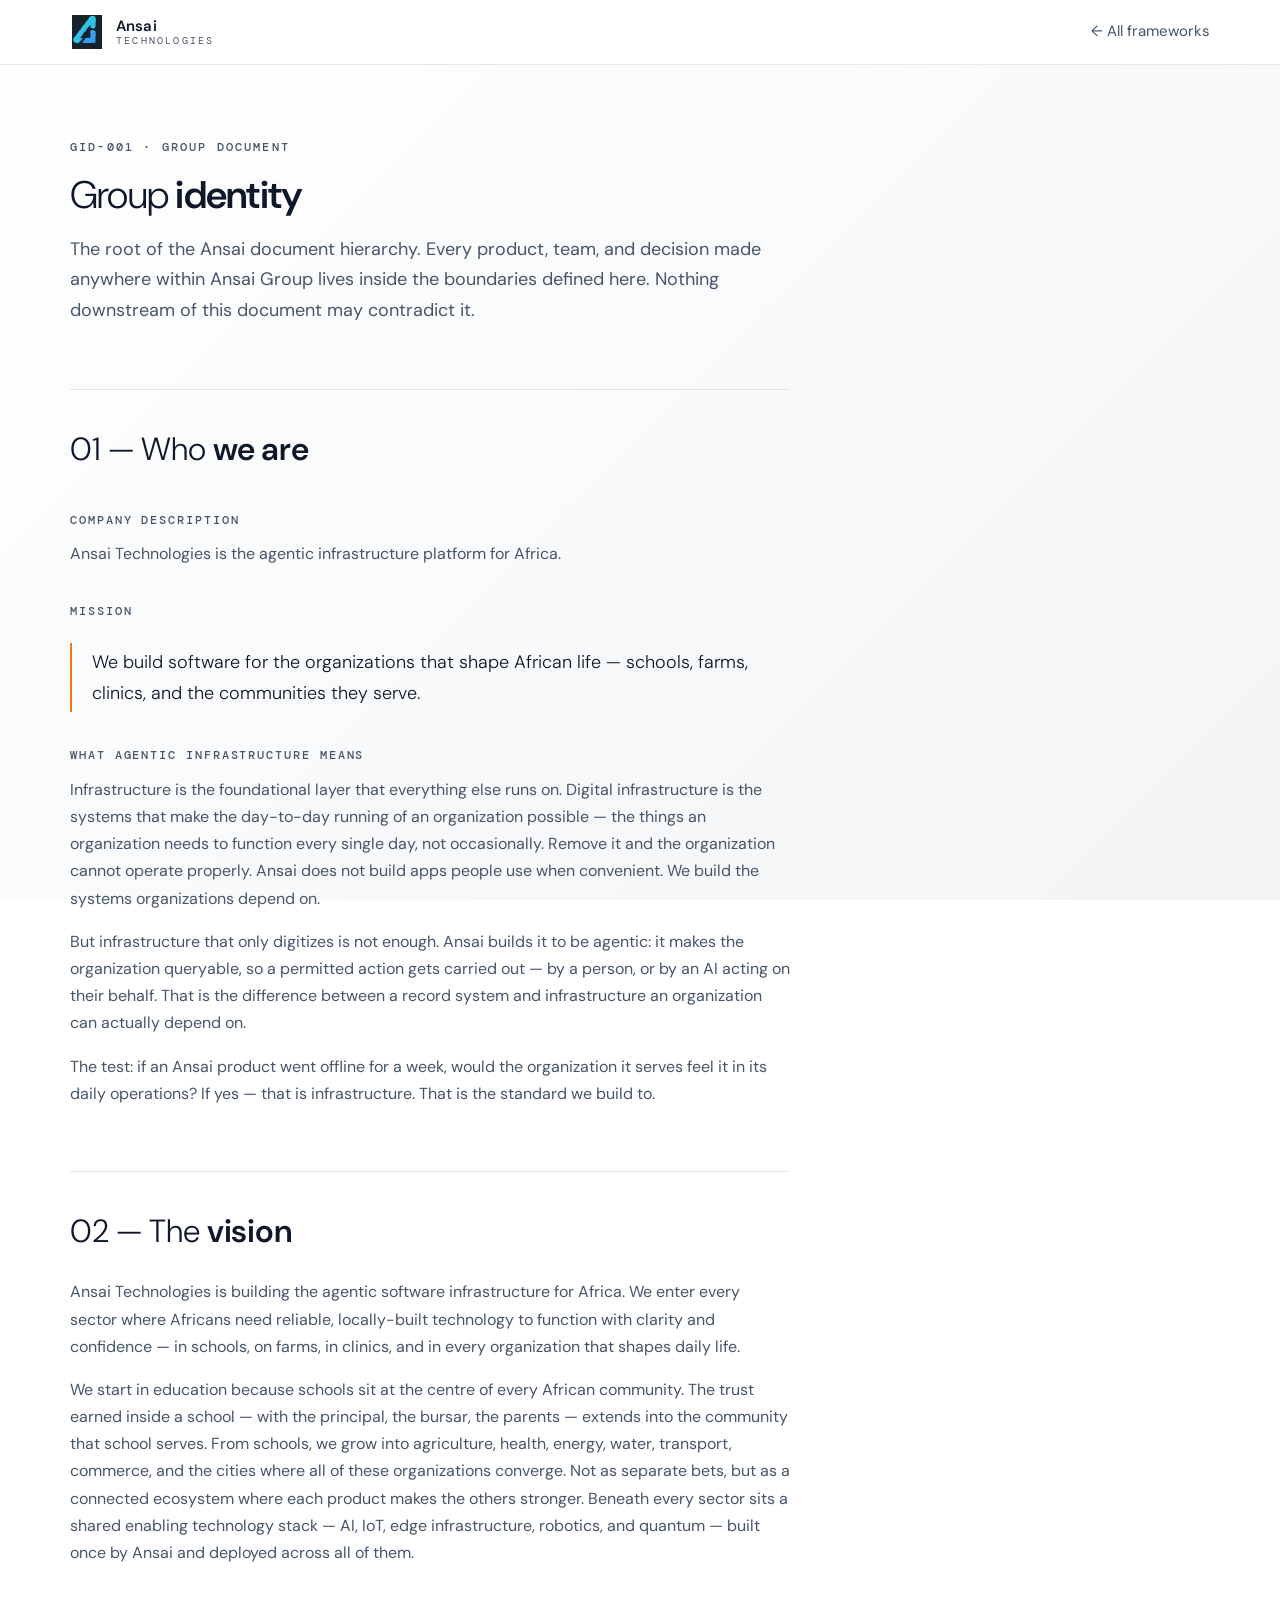
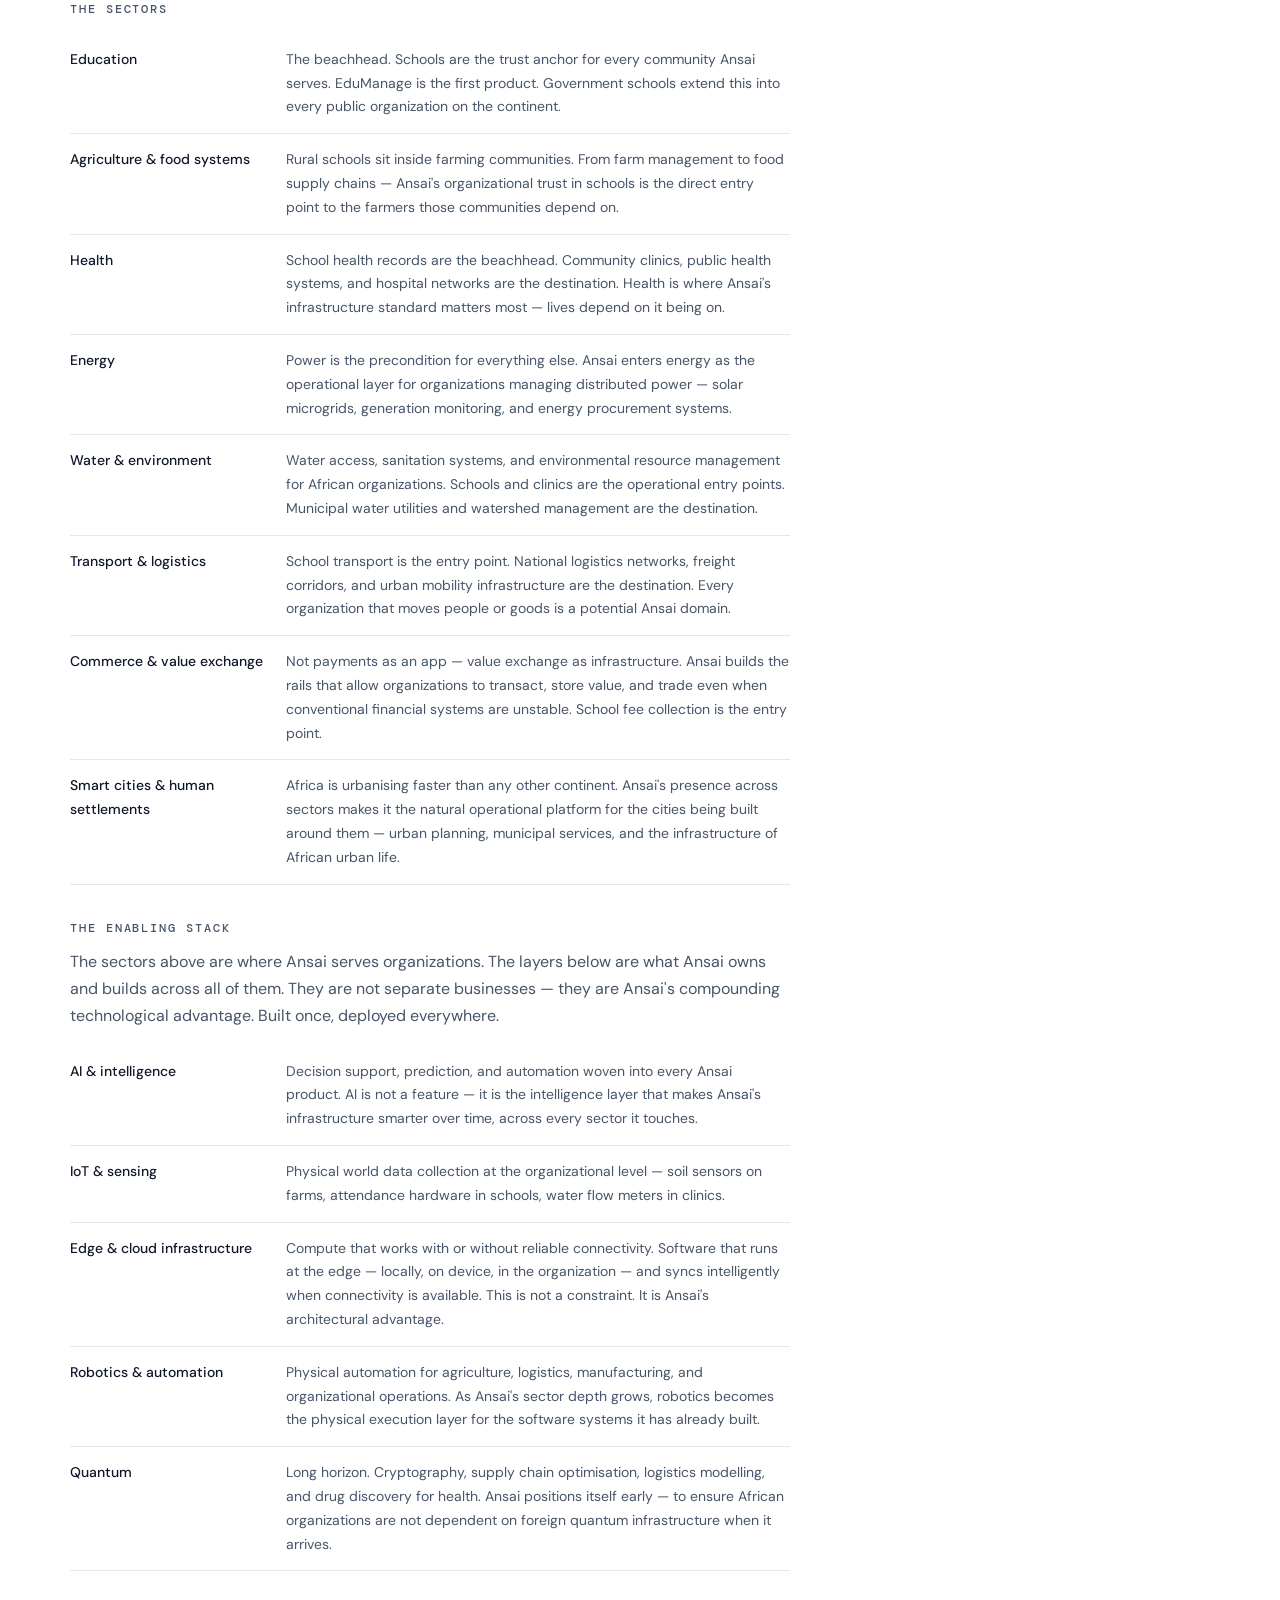
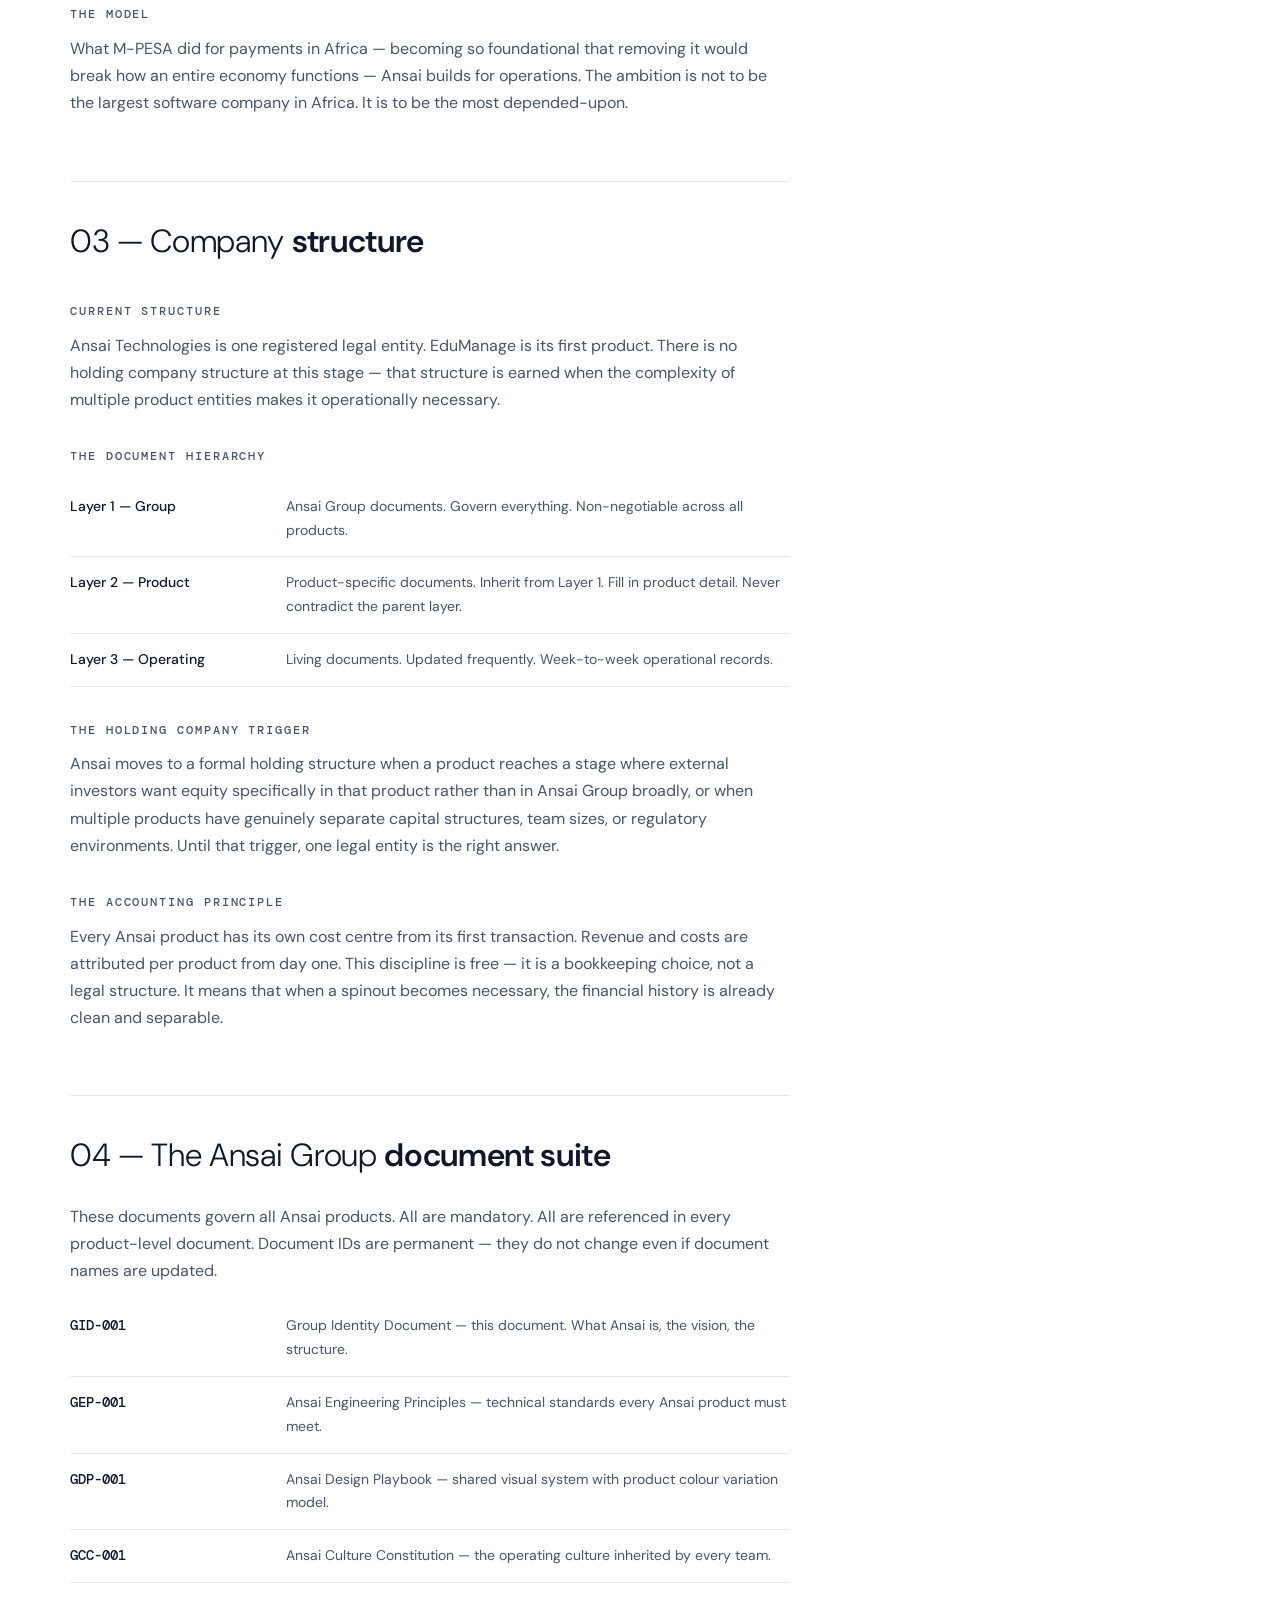
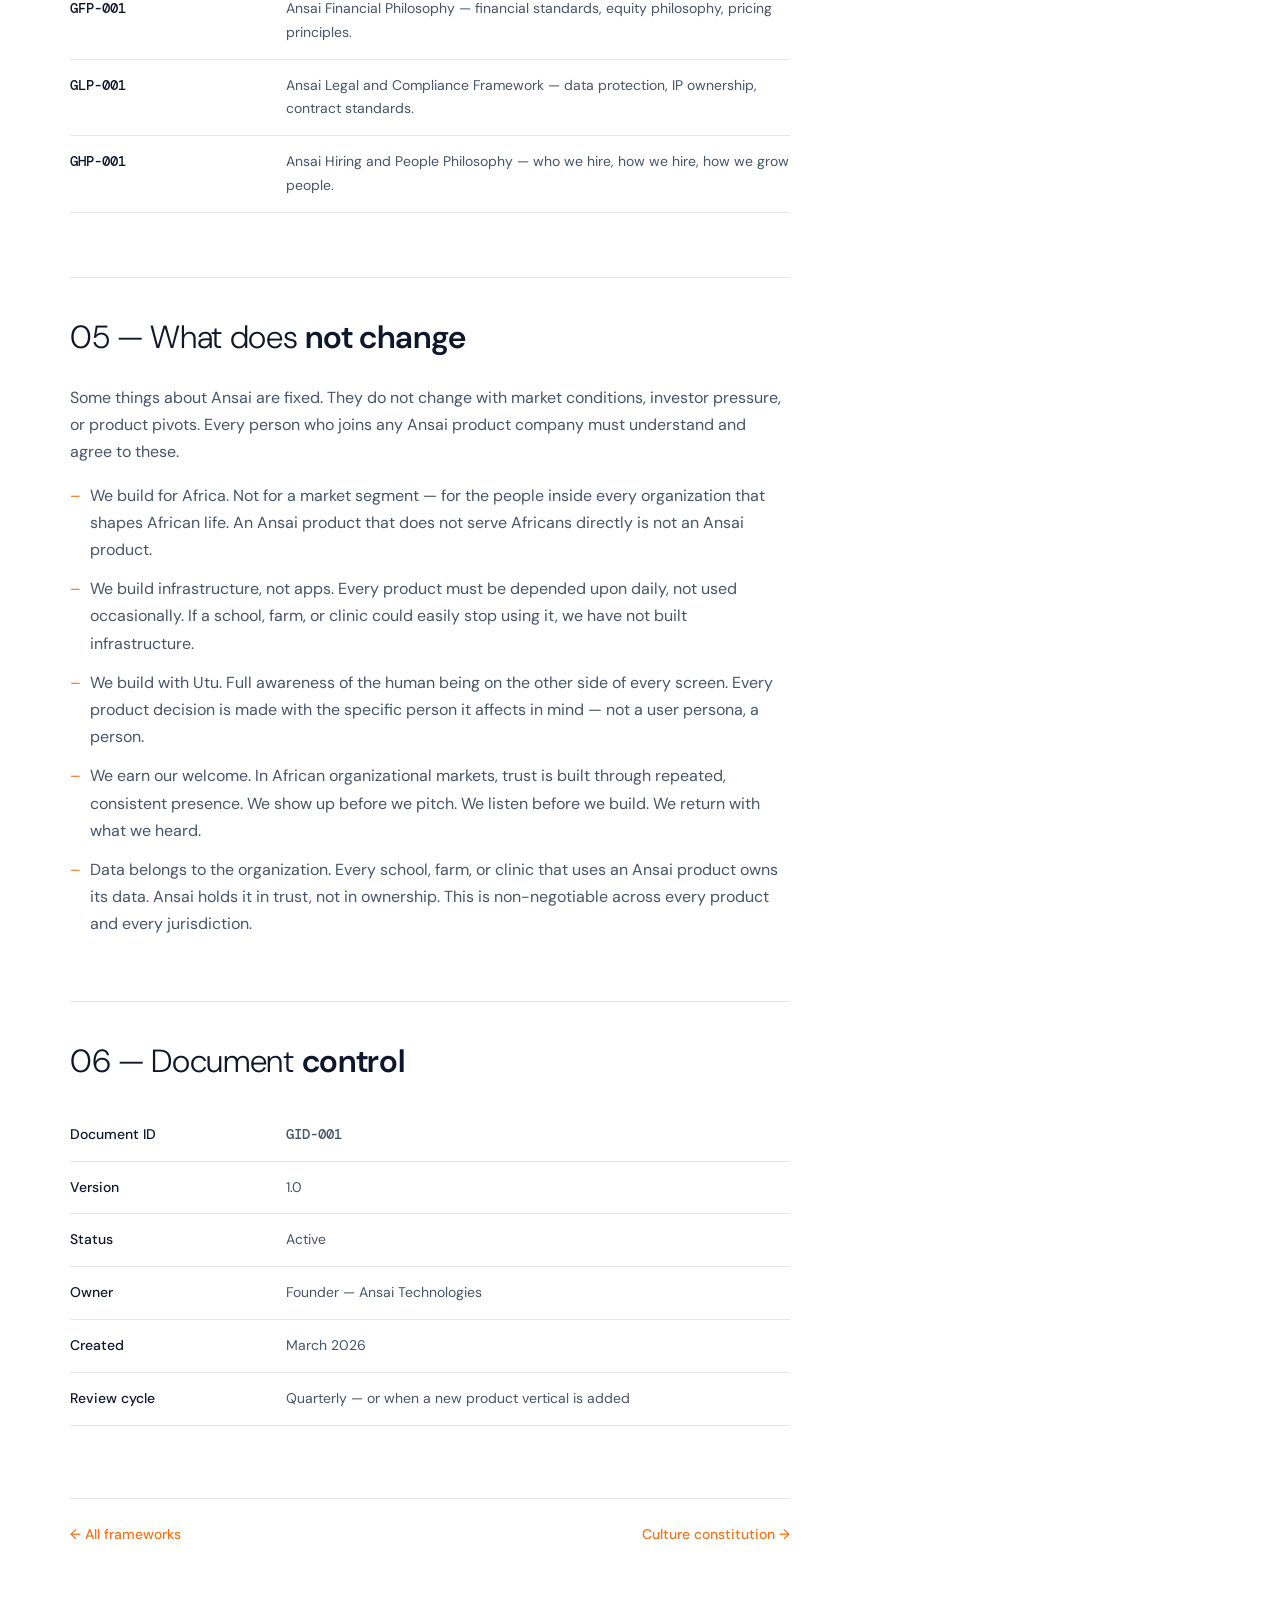
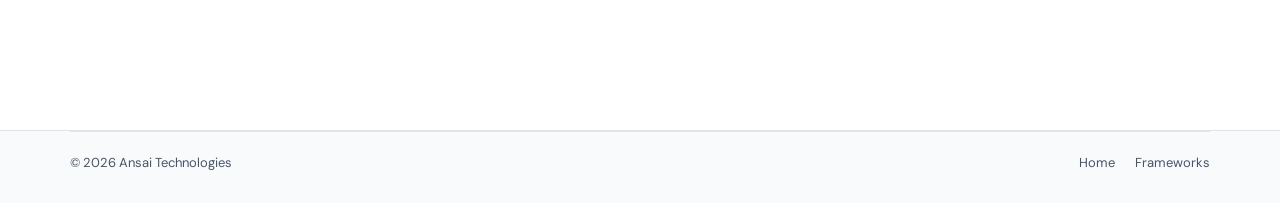
<file: frameworks/group-identity.html>
<!DOCTYPE html>
<html lang="en">
  <head>
    <meta charset="UTF-8" />
    <meta name="viewport" content="width=device-width, initial-scale=1.0" />
    <title>Group identity — GID-001 · Ansai Technologies</title>
    <meta name="description" content="The Ansai Group Identity Document: what Ansai is, the vision, the structure, and what never changes." />
    <link rel="preconnect" href="https://fonts.googleapis.com" />
    <link rel="preconnect" href="https://fonts.gstatic.com" crossorigin />
    <link href="https://fonts.googleapis.com/css2?family=DM+Sans:wght@300;400;500;600&family=DM+Mono:wght@400;500&display=swap" rel="stylesheet" />
    <link rel="stylesheet" href="../styles.css" />
  </head>
  <body>
    <header class="site-header">
      <div class="container nav-wrap">
        <a class="brand" href="../index.html" aria-label="Ansai Technologies home">
          <img class="brand-logo" src="../ansai 1.svg" alt="Ansai" />
          <span class="brand-text">
            <strong>Ansai</strong>
            <span>Technologies</span>
          </span>
        </a>
        <nav class="site-nav" id="site-nav">
          <a href="../index.html#frameworks">← All frameworks</a>
        </nav>
      </div>
    </header>

    <main class="doc-page container">
      <div class="doc-header">
        <span class="mono-label">GID-001 · Group document</span>
        <h1 class="h1">Group <strong>identity</strong></h1>
        <p class="lead">
          The root of the Ansai document hierarchy. Every product, team, and decision made
          anywhere within Ansai Group lives inside the boundaries defined here. Nothing downstream
          of this document may contradict it.
        </p>
      </div>

      <div class="doc-body">
        <h2>01 — Who <strong>we are</strong></h2>
        <h3>Company description</h3>
        <p>Ansai Technologies is the agentic infrastructure platform for Africa.</p>
        <h3>Mission</h3>
        <blockquote>
          We build software for the organizations that shape African life — schools, farms,
          clinics, and the communities they serve.
        </blockquote>
        <h3>What agentic infrastructure means</h3>
        <p>
          Infrastructure is the foundational layer that everything else runs on. Digital
          infrastructure is the systems that make the day-to-day running of an organization
          possible — the things an organization needs to function every single day, not
          occasionally. Remove it and the organization cannot operate properly. Ansai does
          not build apps people use when convenient. We build the systems organizations
          depend on.
        </p>
        <p>
          But infrastructure that only digitizes is not enough. Ansai builds it to be
          agentic: it makes the organization queryable, so a permitted action gets carried
          out — by a person, or by an AI acting on their behalf. That is the difference
          between a record system and infrastructure an organization can actually depend on.
        </p>
        <p>
          The test: if an Ansai product went offline for a week, would the organization it
          serves feel it in its daily operations? If yes — that is infrastructure. That is
          the standard we build to.
        </p>

        <h2>02 — The <strong>vision</strong></h2>
        <p>
          Ansai Technologies is building the agentic software infrastructure for Africa. We
          enter every sector where Africans need reliable, locally-built technology to function
          with clarity and confidence — in schools, on farms, in clinics, and in every organization
          that shapes daily life.
        </p>
        <p>
          We start in education because schools sit at the centre of every African community. The
          trust earned inside a school — with the principal, the bursar, the parents — extends
          into the community that school serves. From schools, we grow into agriculture, health,
          energy, water, transport, commerce, and the cities where all of these organizations
          converge. Not as separate bets, but as a connected ecosystem where each product makes the
          others stronger. Beneath every sector sits a shared enabling technology stack — AI, IoT,
          edge infrastructure, robotics, and quantum — built once by Ansai and deployed across all
          of them.
        </p>

        <h3>The sectors</h3>
        <dl>
          <div class="doc-term">
            <dt>Education</dt>
            <dd>The beachhead. Schools are the trust anchor for every community Ansai serves. EduManage is the first product. Government schools extend this into every public organization on the continent.</dd>
          </div>
          <div class="doc-term">
            <dt>Agriculture &amp; food systems</dt>
            <dd>Rural schools sit inside farming communities. From farm management to food supply chains — Ansai's organizational trust in schools is the direct entry point to the farmers those communities depend on.</dd>
          </div>
          <div class="doc-term">
            <dt>Health</dt>
            <dd>School health records are the beachhead. Community clinics, public health systems, and hospital networks are the destination. Health is where Ansai's infrastructure standard matters most — lives depend on it being on.</dd>
          </div>
          <div class="doc-term">
            <dt>Energy</dt>
            <dd>Power is the precondition for everything else. Ansai enters energy as the operational layer for organizations managing distributed power — solar microgrids, generation monitoring, and energy procurement systems.</dd>
          </div>
          <div class="doc-term">
            <dt>Water &amp; environment</dt>
            <dd>Water access, sanitation systems, and environmental resource management for African organizations. Schools and clinics are the operational entry points. Municipal water utilities and watershed management are the destination.</dd>
          </div>
          <div class="doc-term">
            <dt>Transport &amp; logistics</dt>
            <dd>School transport is the entry point. National logistics networks, freight corridors, and urban mobility infrastructure are the destination. Every organization that moves people or goods is a potential Ansai domain.</dd>
          </div>
          <div class="doc-term">
            <dt>Commerce &amp; value exchange</dt>
            <dd>Not payments as an app — value exchange as infrastructure. Ansai builds the rails that allow organizations to transact, store value, and trade even when conventional financial systems are unstable. School fee collection is the entry point.</dd>
          </div>
          <div class="doc-term">
            <dt>Smart cities &amp; human settlements</dt>
            <dd>Africa is urbanising faster than any other continent. Ansai's presence across sectors makes it the natural operational platform for the cities being built around them — urban planning, municipal services, and the infrastructure of African urban life.</dd>
          </div>
        </dl>

        <h3>The enabling stack</h3>
        <p>
          The sectors above are where Ansai serves organizations. The layers below are what Ansai
          owns and builds across all of them. They are not separate businesses — they are Ansai's
          compounding technological advantage. Built once, deployed everywhere.
        </p>
        <dl>
          <div class="doc-term">
            <dt>AI &amp; intelligence</dt>
            <dd>Decision support, prediction, and automation woven into every Ansai product. AI is not a feature — it is the intelligence layer that makes Ansai's infrastructure smarter over time, across every sector it touches.</dd>
          </div>
          <div class="doc-term">
            <dt>IoT &amp; sensing</dt>
            <dd>Physical world data collection at the organizational level — soil sensors on farms, attendance hardware in schools, water flow meters in clinics.</dd>
          </div>
          <div class="doc-term">
            <dt>Edge &amp; cloud infrastructure</dt>
            <dd>Compute that works with or without reliable connectivity. Software that runs at the edge — locally, on device, in the organization — and syncs intelligently when connectivity is available. This is not a constraint. It is Ansai's architectural advantage.</dd>
          </div>
          <div class="doc-term">
            <dt>Robotics &amp; automation</dt>
            <dd>Physical automation for agriculture, logistics, manufacturing, and organizational operations. As Ansai's sector depth grows, robotics becomes the physical execution layer for the software systems it has already built.</dd>
          </div>
          <div class="doc-term">
            <dt>Quantum</dt>
            <dd>Long horizon. Cryptography, supply chain optimisation, logistics modelling, and drug discovery for health. Ansai positions itself early — to ensure African organizations are not dependent on foreign quantum infrastructure when it arrives.</dd>
          </div>
        </dl>

        <h3>The model</h3>
        <p>
          What M-PESA did for payments in Africa — becoming so foundational that removing it would
          break how an entire economy functions — Ansai builds for operations. The ambition is not
          to be the largest software company in Africa. It is to be the most depended-upon.
        </p>

        <h2>03 — Company <strong>structure</strong></h2>
        <h3>Current structure</h3>
        <p>
          Ansai Technologies is one registered legal entity. EduManage is its first product. There
          is no holding company structure at this stage — that structure is earned when the
          complexity of multiple product entities makes it operationally necessary.
        </p>
        <h3>The document hierarchy</h3>
        <dl>
          <div class="doc-term">
            <dt>Layer 1 — Group</dt>
            <dd>Ansai Group documents. Govern everything. Non-negotiable across all products.</dd>
          </div>
          <div class="doc-term">
            <dt>Layer 2 — Product</dt>
            <dd>Product-specific documents. Inherit from Layer 1. Fill in product detail. Never contradict the parent layer.</dd>
          </div>
          <div class="doc-term">
            <dt>Layer 3 — Operating</dt>
            <dd>Living documents. Updated frequently. Week-to-week operational records.</dd>
          </div>
        </dl>
        <h3>The holding company trigger</h3>
        <p>
          Ansai moves to a formal holding structure when a product reaches a stage where external
          investors want equity specifically in that product rather than in Ansai Group broadly, or
          when multiple products have genuinely separate capital structures, team sizes, or
          regulatory environments. Until that trigger, one legal entity is the right answer.
        </p>
        <h3>The accounting principle</h3>
        <p>
          Every Ansai product has its own cost centre from its first transaction. Revenue and costs
          are attributed per product from day one. This discipline is free — it is a bookkeeping
          choice, not a legal structure. It means that when a spinout becomes necessary, the
          financial history is already clean and separable.
        </p>

        <h2>04 — The Ansai Group <strong>document suite</strong></h2>
        <p>
          These documents govern all Ansai products. All are mandatory. All are referenced in every
          product-level document. Document IDs are permanent — they do not change even if document
          names are updated.
        </p>
        <dl>
          <div class="doc-term">
            <dt class="mono-data">GID-001</dt>
            <dd>Group Identity Document — this document. What Ansai is, the vision, the structure.</dd>
          </div>
          <div class="doc-term">
            <dt class="mono-data">GEP-001</dt>
            <dd>Ansai Engineering Principles — technical standards every Ansai product must meet.</dd>
          </div>
          <div class="doc-term">
            <dt class="mono-data">GDP-001</dt>
            <dd>Ansai Design Playbook — shared visual system with product colour variation model.</dd>
          </div>
          <div class="doc-term">
            <dt class="mono-data">GCC-001</dt>
            <dd>Ansai Culture Constitution — the operating culture inherited by every team.</dd>
          </div>
          <div class="doc-term">
            <dt class="mono-data">GFP-001</dt>
            <dd>Ansai Financial Philosophy — financial standards, equity philosophy, pricing principles.</dd>
          </div>
          <div class="doc-term">
            <dt class="mono-data">GLP-001</dt>
            <dd>Ansai Legal and Compliance Framework — data protection, IP ownership, contract standards.</dd>
          </div>
          <div class="doc-term">
            <dt class="mono-data">GHP-001</dt>
            <dd>Ansai Hiring and People Philosophy — who we hire, how we hire, how we grow people.</dd>
          </div>
        </dl>

        <h2>05 — What does <strong>not change</strong></h2>
        <p>
          Some things about Ansai are fixed. They do not change with market conditions, investor
          pressure, or product pivots. Every person who joins any Ansai product company must
          understand and agree to these.
        </p>
        <ul>
          <li>
            We build for Africa. Not for a market segment — for the people inside every
            organization that shapes African life. An Ansai product that does not serve Africans
            directly is not an Ansai product.
          </li>
          <li>
            We build infrastructure, not apps. Every product must be depended upon daily, not used
            occasionally. If a school, farm, or clinic could easily stop using it, we have not
            built infrastructure.
          </li>
          <li>
            We build with Utu. Full awareness of the human being on the other side of every
            screen. Every product decision is made with the specific person it affects in mind —
            not a user persona, a person.
          </li>
          <li>
            We earn our welcome. In African organizational markets, trust is built through
            repeated, consistent presence. We show up before we pitch. We listen before we build.
            We return with what we heard.
          </li>
          <li>
            Data belongs to the organization. Every school, farm, or clinic that uses an Ansai
            product owns its data. Ansai holds it in trust, not in ownership. This is
            non-negotiable across every product and every jurisdiction.
          </li>
        </ul>

        <h2>06 — Document <strong>control</strong></h2>
        <dl>
          <div class="doc-term">
            <dt>Document ID</dt>
            <dd class="mono-data">GID-001</dd>
          </div>
          <div class="doc-term">
            <dt>Version</dt>
            <dd>1.0</dd>
          </div>
          <div class="doc-term">
            <dt>Status</dt>
            <dd>Active</dd>
          </div>
          <div class="doc-term">
            <dt>Owner</dt>
            <dd>Founder — Ansai Technologies</dd>
          </div>
          <div class="doc-term">
            <dt>Created</dt>
            <dd>March 2026</dd>
          </div>
          <div class="doc-term">
            <dt>Review cycle</dt>
            <dd>Quarterly — or when a new product vertical is added</dd>
          </div>
        </dl>

        <nav class="doc-footer-nav">
          <a href="../index.html#frameworks">← All frameworks</a>
          <a href="./culture-constitution.html">Culture constitution →</a>
        </nav>
      </div>
    </main>

    <footer class="site-footer">
      <div class="container footer-bottom">
        <span>© <span id="year"></span> Ansai Technologies</span>
        <div>
          <a href="../index.html">Home</a>
          <a href="../index.html#frameworks">Frameworks</a>
        </div>
      </div>
    </footer>

    <script src="../script.js"></script>
  </body>
</html>
</file>
<file: styles.css>
/* ============================================================
   Ansai Technologies - site design system
   Single-accent system per redesign spec: --accent is the only
   accent; teal lives in the logo mark only. Buttons 8px,
   cards 20px. Motion budget: one staggered bento reveal.
   ============================================================ */

:root {
  /* Color - Startup Modern Theme */
  --field-white: #FFFFFF;
  --field-gray: #F9FAFB;
  --field-dawn: #F3F4F6;
  --ink: #0F172A;
  --ink-soft: #475569;
  --signal-orange: #F97316;
  --signal-blue: #2E91F2; /* Vibrant startup blue */
  --surface: #FFFFFF;

  --bg-primary: var(--field-white);
  --bg-secondary: var(--field-gray);
  --bg-tertiary: var(--field-dawn);
  
  --text-primary: var(--ink);
  --text-secondary: var(--ink-soft);
  --text-tertiary: var(--ink-soft);
  --text-dim: #9CA3AF;
  
  --border: rgba(15, 23, 42, 0.1);
  --border-strong: rgba(15, 23, 42, 0.2);

  /* Sole accent */
  --accent: var(--signal-orange);
  --accent-soft: rgba(249, 115, 22, 0.15);
  --accent-glow: rgba(249, 115, 22, 0.35);

  /* Shape */
  --radius-btn: 8px;
  --radius-card: 24px;

  /* Type */
  --font-sans: "DM Sans", "Inter Tight", sans-serif;
  --font-mono: "DM Mono", monospace;
}

*,
*::before,
*::after {
  box-sizing: border-box;
}

html {
  scroll-behavior: smooth;
}

@media (prefers-reduced-motion: reduce) {
  html {
    scroll-behavior: auto;
  }
}

body {
  margin: 0;
  font-family: var(--font-sans);
  font-size: 16px;
  line-height: 1.7;
  background: linear-gradient(135deg, var(--bg-primary), var(--bg-secondary), var(--bg-tertiary));
  background-attachment: fixed;
  color: var(--text-primary);
  -webkit-font-smoothing: antialiased;
  overflow-x: clip;
}

a {
  color: inherit;
  text-decoration: none;
}

button,
summary {
  font: inherit;
}

img,
svg {
  max-width: 100%;
}

::selection {
  background: var(--accent-glow);
}

:focus-visible {
  outline: 2px solid var(--accent);
  outline-offset: 3px;
  border-radius: 2px;
}

.container {
  width: min(1140px, calc(100% - 48px));
  margin: 0 auto;
}

.section {
  padding: 88px 0;
  border-top: 1px solid var(--border);
}

/* ---------- Type roles ---------- */

h1,
h2,
h3 {
  margin: 0;
}

.display {
  font-size: clamp(2.75rem, 6vw, 5rem);
  font-weight: 300;
  line-height: 1.08;
  letter-spacing: -0.02em;
}

.display strong,
.h1 strong {
  font-weight: 600;
}

.display .ghost {
  color: var(--text-dim);
}

.h1 {
  font-size: clamp(1.75rem, 3vw, 2.5rem);
  font-weight: 300;
  line-height: 1.15;
  letter-spacing: -0.02em;
}

h3 {
  font-size: 1.25rem;
  font-weight: 500;
  line-height: 1.3;
}

.lead {
  font-size: 18px;
  color: var(--text-secondary);
}

.mono-label {
  font-family: var(--font-mono);
  font-size: 12px;
  font-weight: 500;
  letter-spacing: 0.18em;
  text-transform: uppercase;
  color: var(--text-tertiary);
}

.mono-data {
  font-family: var(--font-mono);
  font-weight: 500;
}

/* ---------- Header ---------- */

.site-header {
  position: sticky;
  top: 0;
  z-index: 20;
  background: rgba(17, 28, 39, 0.88);
  backdrop-filter: blur(14px);
  border-bottom: 1px solid var(--border);
}

.nav-wrap {
  display: flex;
  align-items: center;
  justify-content: space-between;
  gap: 24px;
  min-height: 64px;
  position: relative;
}

.brand {
  display: inline-flex;
  align-items: center;
  gap: 12px;
}

.brand-logo {
  width: 34px;
  height: 34px;
  object-fit: contain;
}

.brand-text {
  display: grid;
  gap: 2px;
  line-height: 1;
}

.brand-text strong {
  font-size: 15px;
  font-weight: 600;
  letter-spacing: 0.01em;
}

.brand-text span {
  font-family: var(--font-mono);
  font-size: 10px;
  letter-spacing: 0.22em;
  text-transform: uppercase;
  color: var(--text-secondary);
}

.site-nav {
  display: inline-flex;
  align-items: center;
  gap: 28px;
  font-size: 15px;
  color: var(--text-secondary);
}

.site-nav a {
  transition: color 150ms ease-out;
}

.site-nav a:hover,
.site-nav a:focus-visible {
  color: var(--text-primary);
}

.nav-toggle {
  display: none;
  width: 42px;
  height: 42px;
  border: 1px solid var(--border);
  border-radius: var(--radius-btn);
  background: transparent;
  color: var(--text-primary);
  align-items: center;
  justify-content: center;
  flex-direction: column;
  gap: 5px;
  cursor: pointer;
}

.nav-toggle span {
  width: 16px;
  height: 2px;
  background: currentColor;
  border-radius: 999px;
  transition: transform 150ms ease-out;
}

.nav-toggle[aria-expanded="true"] span:first-child {
  transform: translateY(3.5px) rotate(45deg);
}

.nav-toggle[aria-expanded="true"] span:last-child {
  transform: translateY(-3.5px) rotate(-45deg);
}

/* ---------- Buttons ---------- */

.button {
  display: inline-flex;
  align-items: center;
  justify-content: center;
  gap: 8px;
  min-height: 48px;
  padding: 0 24px;
  border-radius: var(--radius-btn);
  font-weight: 500;
  font-size: 15px;
  transition: background-color 150ms ease-out, border-color 150ms ease-out,
    box-shadow 150ms ease-out;
}

.button-primary {
  background: var(--accent);
  color: #ffffff;
  font-weight: 600;
}

.button-primary:hover,
.button-primary:focus-visible {
  box-shadow: 0 0 0 4px var(--accent-glow);
}

.button-ghost {
  border: 1px solid var(--border-strong);
  background: transparent;
  color: var(--text-primary);
}

.button-ghost:hover,
.button-ghost:focus-visible {
  border-color: var(--accent);
}

/* ---------- Hero: asymmetric split ---------- */

.hero {
  padding: 72px 0 0;
}

.hero-grid {
  display: grid;
  grid-template-columns: 55% 1fr;
  gap: 56px;
  align-items: center;
}

.hero-copy {
  min-width: 0;
  padding-bottom: 72px;
}

.hero-eyebrow {
  display: inline-flex;
  align-items: center;
  gap: 12px;
  margin-bottom: 28px;
}

.hero-eyebrow::before {
  content: "";
  width: 32px;
  height: 1px;
  background: var(--accent);
}

.hero-copy .lead {
  max-width: 52ch;
  margin: 22px 0 0;
}

.hero-actions {
  display: flex;
  flex-wrap: wrap;
  gap: 12px;
  margin-top: 36px;
}

/* Blue panel: bleeds past its column to the viewport edge and
   dips below the hero's bottom edge on purpose */
.hero-panel {
  position: relative;
  z-index: 1;
  min-width: 0;
  width: calc(100% + (100vw - min(1140px, 100vw - 48px)) / 2);
  background: var(--accent);
  border-radius: var(--radius-card) 0 0 var(--radius-card);
  padding: 48px 44px 36px;
  margin-bottom: -56px;
}

.layer-diagram {
  display: block;
  width: min(500px, 100%);
  height: auto;
}

.layer-diagram .slab {
  fill: rgba(15, 23, 42, 0.05);
  stroke: rgba(15, 23, 42, 0.15);
  stroke-width: 1;
}

.layer-diagram .slab-highlight {
  fill: var(--ink);
  stroke: var(--ink);
}

.layer-diagram .tenant {
  fill: rgba(15, 23, 42, 0.08);
  stroke: rgba(15, 23, 42, 0.2);
  stroke-width: 1;
}

.layer-diagram .tenant-ghost {
  fill: none;
  stroke: rgba(15, 23, 42, 0.25);
  stroke-dasharray: 4 4;
}

.layer-diagram .rail {
  fill: none;
  stroke: rgba(15, 23, 42, 0.5);
  stroke-width: 1;
}

.layer-diagram text {
  font-family: var(--font-mono);
  fill: rgba(15, 23, 42, 0.7);
}

.layer-diagram .label-index {
  fill: rgba(15, 23, 42, 0.5);
  font-size: 10px;
}

.layer-diagram .label-name {
  fill: var(--ink);
  font-size: 13px;
  font-weight: 500;
}

.layer-diagram .label-note {
  font-size: 10px;
}

.layer-diagram .on-white {
  fill: #111c27;
}

.layer-diagram .on-white-note {
  fill: rgba(17, 28, 39, 0.65);
  font-size: 10px;
}

.layer-diagram .label-accent {
  fill: var(--accent);
  font-size: 10px;
  letter-spacing: 0.14em;
}

.panel-caption {
  margin: 12px 0 0;
  font-family: var(--font-mono);
  font-size: 11px;
  letter-spacing: 0.08em;
  color: var(--text-secondary);
}

/* ---------- Below-hero strip: one-liner, proof, sectors ---------- */

.hero-strip {
  border-top: 0;
  padding: 128px 0 72px;
}

.one-liner {
  max-width: 62ch;
  padding-bottom: 40px;
}

.one-liner .mono-label {
  display: block;
  margin-bottom: 8px;
}

.one-liner p {
  margin: 0;
  font-size: 15px;
  color: var(--text-secondary);
}

.proof-row {
  display: grid;
  grid-template-columns: repeat(4, minmax(0, 1fr));
  gap: 16px;
}

.proof-item {
  background: var(--bg-secondary);
  border: 1px solid var(--border);
  border-radius: var(--radius-card);
  padding: 24px;
}

.proof-item strong {
  display: block;
  font-family: var(--font-mono);
  font-size: 28px;
  font-weight: 500;
  color: var(--accent);
}

.proof-item span {
  display: block;
  margin-top: 6px;
  font-size: 13px;
  color: var(--text-secondary);
  line-height: 1.5;
}

.sector-band {
  margin-top: 40px;
  display: flex;
  flex-wrap: wrap;
  gap: 8px 24px;
  align-items: baseline;
}

.sector-band .mono-label {
  margin-right: 8px;
}

.sector-band span:not(.mono-label) {
  font-size: 14px;
  color: var(--text-tertiary);
}

.sector-band span:not(.mono-label)::after {
  content: "·";
  margin-left: 24px;
  color: var(--border-strong);
}

.sector-band span:last-child::after {
  content: "";
}

/* ---------- Section headings ---------- */

.section-heading {
  max-width: 680px;
  margin-bottom: 56px;
}

.section-heading .mono-label {
  display: block;
  margin-bottom: 16px;
}

.section-heading p {
  margin: 18px 0 0;
  color: var(--text-secondary);
}

/* ---------- Bento grid: what we build ---------- */

.bento {
  display: grid;
  grid-template-columns: 1.15fr 1fr;
  gap: 20px;
}

.bento-group {
  grid-column: 1 / -1;
  margin: 16px 0 -4px;
  letter-spacing: 0.14em;
  text-transform: uppercase;
}

.bento-group + .bento-featured {
  grid-row: auto;
}

.trust-engine-block {
  margin-top: 28px;
}

.bento-cell {
  display: flex;
  flex-direction: column;
  padding: 32px 28px;
  border-radius: var(--radius-card);
  border: 1px solid var(--border);
  position: relative;
  overflow: hidden;
  --glow-rgb: 28, 92, 245;
  --glow-x: 50%;
  --glow-y: 50%;
  --glow-i: 0;
}

/* Border glow that follows the cursor (MagicBento pattern, single hue) */
.bento-cell::after {
  content: "";
  position: absolute;
  inset: 0;
  padding: 2px;
  border-radius: inherit;
  background: radial-gradient(
    300px circle at var(--glow-x) var(--glow-y),
    rgba(var(--glow-rgb), calc(var(--glow-i) * 0.8)) 0%,
    rgba(var(--glow-rgb), calc(var(--glow-i) * 0.4)) 30%,
    transparent 60%
  );
  -webkit-mask:
    linear-gradient(#fff 0 0) content-box,
    linear-gradient(#fff 0 0);
  -webkit-mask-composite: xor;
  mask:
    linear-gradient(#fff 0 0) content-box,
    linear-gradient(#fff 0 0);
  mask-composite: exclude;
  pointer-events: none;
  z-index: 1;
}

.bento-cell .cell-ripple {
  position: absolute;
  border-radius: 50%;
  background: radial-gradient(
    circle,
    rgba(var(--glow-rgb), 0.35) 0%,
    rgba(var(--glow-rgb), 0.18) 30%,
    transparent 70%
  );
  pointer-events: none;
  z-index: 2;
}

.bento-featured {
  grid-row: span 2;
  background: var(--accent);
  border-color: transparent;
  padding: 40px 36px;
  --glow-rgb: 255, 255, 255;
}

.bento-tint {
  background: var(--accent-soft);
}

.bento-neutral {
  background: var(--bg-secondary);
}

.bento-cell .mono-label {
  margin-bottom: 20px;
}

.bento-featured .mono-label {
  color: var(--text-secondary);
}

.build-icon {
  width: 40px;
  height: 40px;
  margin-bottom: 20px;
  color: var(--accent);
}

.bento-featured .build-icon {
  width: 48px;
  height: 48px;
  color: var(--ink);
}

.build-icon svg {
  width: 100%;
  height: 100%;
  fill: none;
  stroke: currentColor;
  stroke-width: 1.5;
  stroke-linecap: round;
  stroke-linejoin: round;
}

.bento-cell h3 {
  margin-bottom: 10px;
}

.bento-featured h3 {
  font-size: 28px;
}

.bento-cell p {
  margin: 0;
  color: var(--text-secondary);
  font-size: 15px;
  flex-grow: 1;
}

.bento-featured p {
  color: var(--text-primary);
  font-size: 16px;
  max-width: 44ch;
}

.bento-cell .cell-link {
  display: inline-flex;
  align-items: center;
  gap: 6px;
  margin-top: 24px;
  font-size: 14px;
  font-weight: 500;
  color: var(--accent);
}

.bento-featured .cell-link {
  color: var(--ink);
  text-decoration: underline;
  text-underline-offset: 4px;
}

/* ---------- Engineering ---------- */

.eng-grid {
  display: grid;
  grid-template-columns: 0.9fr 1.1fr;
  gap: 64px;
  align-items: start;
}

.eng-stack {
  display: grid;
  grid-template-columns: repeat(2, minmax(0, 1fr));
  gap: 16px;
}

.eng-step {
  display: grid;
  grid-template-columns: 40px 1fr;
  gap: 12px;
  padding: 24px;
  background: var(--bg-secondary);
  border: 1px solid var(--border);
  border-radius: var(--radius-card);
}

.eng-step.tint {
  background: var(--accent-soft);
}

.eng-step .step-index {
  font-family: var(--font-mono);
  font-size: 13px;
  color: var(--accent);
  padding-top: 3px;
}

.eng-step h3 {
  font-size: 17px;
  margin-bottom: 6px;
}

.eng-step p {
  margin: 0;
  font-size: 14px;
  color: var(--text-secondary);
}

/* Glass icon row: single hue, tint-only depth */
.glass-row {
  display: flex;
  flex-wrap: wrap;
  gap: 24px;
  margin-top: 32px;
}

.glass-icon {
  display: grid;
  gap: 10px;
  justify-items: center;
}

.gi-tile {
  position: relative;
  width: 64px;
  height: 64px;
  display: grid;
  place-items: center;
  border-radius: var(--radius-card);
  background: linear-gradient(145deg, rgba(28, 92, 245, 0.28), rgba(28, 92, 245, 0.1));
  border: 1px solid rgba(28, 92, 245, 0.4);
}

.gi-tile::before {
  content: "";
  position: absolute;
  inset: 8px -5px -7px 5px;
  border-radius: var(--radius-card);
  background: rgba(28, 92, 245, 0.16);
  z-index: -1;
}

.gi-tile svg {
  width: 26px;
  height: 26px;
  fill: none;
  stroke: var(--ink);
  stroke-width: 1.5;
  stroke-linecap: round;
  stroke-linejoin: round;
}

.glass-icon span {
  font-family: var(--font-mono);
  font-size: 11px;
  letter-spacing: 0.06em;
  color: var(--text-dim);
}

.eng-note {
  margin-top: 32px;
  padding: 20px 24px;
  border-left: 2px solid var(--accent);
  background: var(--bg-secondary);
  border-radius: 0 var(--radius-btn) var(--radius-btn) 0;
}

.eng-note p {
  margin: 0;
  font-size: 14px;
  color: var(--text-secondary);
}

/* ---------- Principles ---------- */

.principles-grid {
  display: grid;
  grid-template-columns: repeat(3, minmax(0, 1fr));
  gap: 16px;
}

.principle {
  background: var(--bg-secondary);
  border: 1px solid var(--border);
  border-radius: var(--radius-card);
  padding: 24px;
}

.principle.tint {
  background: var(--accent-soft);
}

.principle .mono-label {
  color: var(--text-dim);
}

.principle h3 {
  font-size: 18px;
  margin: 10px 0 8px;
}

.principle p {
  margin: 0;
  font-size: 14px;
  color: var(--text-secondary);
}

/* ---------- Roadmap timeline ---------- */

.timeline {
  position: relative;
  display: grid;
  grid-template-columns: repeat(5, minmax(0, 1fr));
  gap: 24px;
  padding-top: 36px;
}

.timeline::before {
  content: "";
  position: absolute;
  top: 5px;
  left: 6px;
  right: 6px;
  height: 1px;
  background: var(--border-strong);
}

.timeline-stage {
  position: relative;
}

.timeline-stage::before {
  content: "";
  position: absolute;
  top: -36px;
  left: 0;
  width: 11px;
  height: 11px;
  border-radius: 50%;
  background: var(--bg-primary);
  border: 1px solid var(--text-dim);
}

.timeline-stage.is-active::before {
  background: var(--accent);
  border-color: var(--accent);
}

.timeline-stage .mono-label {
  display: block;
  margin-bottom: 8px;
}

.timeline-stage.is-active .mono-label {
  color: var(--accent);
}

.timeline-stage h3 {
  font-size: 18px;
  margin-bottom: 8px;
}

.timeline-stage p {
  margin: 0;
  font-size: 14px;
  color: var(--text-secondary);
}

/* ---------- Frameworks ---------- */

.framework-grid {
  display: grid;
  grid-template-columns: repeat(4, minmax(0, 1fr));
  gap: 20px;
}

.framework-card {
  display: flex;
  flex-direction: column;
  padding: 28px 24px;
  border: 1px solid var(--border);
  border-radius: var(--radius-card);
  background: var(--bg-secondary);
  transition: border-color 150ms ease-out;
}

.framework-card:hover {
  border-color: var(--accent);
}

.framework-card .mono-label {
  color: var(--text-dim);
}

.framework-card h3 {
  font-size: 17px;
  margin: 14px 0 8px;
}

.framework-card p {
  margin: 0;
  font-size: 14px;
  color: var(--text-secondary);
  flex-grow: 1;
}

.framework-card .read-link {
  margin-top: 20px;
  font-size: 14px;
  font-weight: 500;
  color: var(--accent);
}

/* ---------- FAQ ---------- */

.faq-grid {
  display: grid;
  grid-template-columns: 0.8fr 1.2fr;
  gap: 64px;
  align-items: start;
}

.faq-list {
  display: grid;
  gap: 12px;
}

.faq-list details {
  border: 1px solid var(--border);
  border-radius: var(--radius-card);
  background: var(--bg-secondary);
  padding: 0 24px;
}

.faq-list summary {
  list-style: none;
  cursor: pointer;
  display: flex;
  align-items: center;
  justify-content: space-between;
  gap: 20px;
  min-height: 64px;
  font-weight: 500;
  font-size: 15px;
}

.faq-list summary::-webkit-details-marker {
  display: none;
}

.faq-list summary::after {
  content: "+";
  font-family: var(--font-mono);
  font-size: 18px;
  color: var(--accent);
}

.faq-list details[open] summary::after {
  content: "−";
}

.faq-list p {
  margin: 0;
  padding: 0 0 22px;
  color: var(--text-secondary);
  font-size: 14px;
}

/* ---------- Closing band ---------- */

.cta-band {
  text-align: center;
  background: radial-gradient(ellipse 58% 64% at 50% 110%, var(--accent-soft), transparent 68%);
}

.cta-band .section-heading {
  max-width: 620px;
  margin: 0 auto;
}

.cta-actions {
  display: flex;
  flex-wrap: wrap;
  gap: 12px;
  justify-content: center;
  margin-top: 32px;
}

.cta-meta {
  display: block;
  margin-top: 36px;
  font-family: var(--font-mono);
  font-size: 12px;
  letter-spacing: 0.14em;
  color: var(--text-tertiary);
}

.cta-meta a {
  transition: color 150ms ease-out;
}

.cta-meta a:hover,
.cta-meta a:focus-visible {
  color: var(--text-primary);
}

/* ---------- Footer ---------- */

.site-footer {
  border-top: 1px solid var(--border);
  background: var(--bg-secondary);
  margin-top: 88px;
}

.footer-grid {
  display: grid;
  grid-template-columns: 1.4fr repeat(3, 0.6fr);
  gap: 40px;
  padding: 56px 0;
}

.footer-grid p {
  max-width: 34ch;
  color: var(--text-secondary);
  font-size: 14px;
  margin: 16px 0 0;
}

.footer-grid h3 {
  font-family: var(--font-mono);
  font-size: 11px;
  font-weight: 500;
  letter-spacing: 0.18em;
  text-transform: uppercase;
  color: var(--text-dim);
  margin: 0 0 16px;
}

.footer-grid a,
.footer-text {
  display: block;
  margin: 10px 0;
  font-size: 14px;
  color: var(--text-secondary);
  transition: color 150ms ease-out;
}

.footer-grid a:hover,
.footer-grid a:focus-visible {
  color: var(--text-primary);
}

.footer-bottom {
  display: flex;
  align-items: center;
  justify-content: space-between;
  gap: 16px;
  padding: 20px 0 28px;
  border-top: 1px solid var(--border);
  font-size: 13px;
  color: var(--text-tertiary);
}

.footer-bottom div {
  display: flex;
  gap: 20px;
}

/* ---------- Framework document pages ---------- */

.doc-page {
  padding: 72px 0 96px;
}

.doc-header {
  max-width: 720px;
  margin-bottom: 56px;
}

.doc-header .mono-label {
  display: block;
  margin-bottom: 16px;
}

.doc-header .lead {
  margin: 16px 0 0;
}

.doc-provenance {
  margin-top: 28px;
  padding: 16px 20px;
  border: 1px solid var(--border);
  border-radius: var(--radius-btn);
  font-size: 13px;
  color: var(--text-tertiary);
  max-width: 720px;
}

.doc-body {
  max-width: 720px;
}

.doc-body h2 {
  font-size: clamp(24px, 3vw, 32px);
  font-weight: 300;
  letter-spacing: -0.01em;
  margin: 64px 0 20px;
  padding-top: 32px;
  border-top: 1px solid var(--border);
}

.doc-body h2 strong {
  font-weight: 600;
}

.doc-body h3 {
  font-family: var(--font-mono);
  font-size: 12px;
  font-weight: 500;
  letter-spacing: 0.16em;
  text-transform: uppercase;
  color: var(--text-tertiary);
  margin: 36px 0 12px;
}

.doc-body p {
  color: var(--text-secondary);
  margin: 0 0 16px;
}

.doc-body blockquote {
  margin: 24px 0;
  padding: 4px 0 4px 20px;
  border-left: 2px solid var(--accent);
  color: var(--text-primary);
  font-size: 18px;
  font-weight: 300;
}

.doc-body ul {
  margin: 0 0 16px;
  padding: 0;
  list-style: none;
  display: grid;
  gap: 12px;
}

.doc-body li {
  color: var(--text-secondary);
  padding-left: 20px;
  position: relative;
}

.doc-body li::before {
  content: "–";
  position: absolute;
  left: 0;
  color: var(--accent);
}

.doc-term {
  display: grid;
  grid-template-columns: 200px 1fr;
  gap: 16px;
  padding: 14px 0;
  border-bottom: 1px solid var(--border);
}

.doc-term dt {
  font-weight: 500;
  font-size: 14px;
}

.doc-term dd {
  margin: 0;
  color: var(--text-secondary);
  font-size: 14px;
}

.doc-footer-nav {
  margin-top: 72px;
  padding-top: 24px;
  border-top: 1px solid var(--border);
  display: flex;
  justify-content: space-between;
  gap: 16px;
  font-size: 14px;
}

.doc-footer-nav a {
  color: var(--accent);
  font-weight: 500;
}

/* ---------- Motion: single bento reveal ---------- */

@media (prefers-reduced-motion: no-preference) {
  html.js .bento-cell {
    opacity: 0;
    transform: translateY(28px);
    transition: opacity 600ms cubic-bezier(0.22, 0.61, 0.36, 1),
      transform 600ms cubic-bezier(0.22, 0.61, 0.36, 1);
    transition-delay: var(--stagger, 0ms);
  }

  html.js .bento-cell.visible {
    opacity: 1;
    transform: translateY(0);
  }
}

/* ---------- Responsive ---------- */

@media (max-width: 1024px) {
  .hero-grid,
  .eng-grid,
  .faq-grid {
    grid-template-columns: 1fr;
    gap: 48px;
  }

  .hero-copy {
    padding-bottom: 0;
  }

  .hero-panel {
    width: 100%;
    border-radius: var(--radius-card);
    margin-bottom: 0;
    padding: 36px 28px 24px;
    justify-self: stretch;
  }

  .hero {
    padding-bottom: 64px;
  }

  .hero-strip {
    padding-top: 72px;
    border-top: 1px solid var(--border);
  }

  .principles-grid {
    grid-template-columns: repeat(2, minmax(0, 1fr));
  }

  .framework-grid {
    grid-template-columns: repeat(2, minmax(0, 1fr));
  }

  .timeline {
    grid-template-columns: 1fr;
    gap: 0;
    padding-top: 0;
    margin-left: 5px;
    border-left: 1px solid var(--border-strong);
  }

  .timeline::before {
    display: none;
  }

  .timeline-stage {
    padding: 0 0 36px 28px;
  }

  .timeline-stage:last-child {
    padding-bottom: 0;
  }

  .timeline-stage::before {
    top: 4px;
    left: -6px;
  }

  .footer-grid {
    grid-template-columns: repeat(2, minmax(0, 1fr));
  }
}

@media (max-width: 820px) {
  .nav-toggle {
    display: inline-flex;
  }

  .site-nav {
    position: absolute;
    top: calc(100% + 8px);
    left: 0;
    right: 0;
    display: grid;
    gap: 4px;
    padding: 16px;
    border-radius: var(--radius-card);
    background: var(--bg-tertiary);
    border: 1px solid var(--border-strong);
    opacity: 0;
    pointer-events: none;
    transform: translateY(-6px);
    transition: opacity 150ms ease-out, transform 150ms ease-out;
  }

  .site-header.menu-open .site-nav {
    opacity: 1;
    pointer-events: auto;
    transform: translateY(0);
  }

  .header-cta {
    display: none;
  }

  .bento {
    grid-template-columns: 1fr;
  }

  .bento-featured {
    grid-row: auto;
  }

  .proof-row {
    grid-template-columns: repeat(2, minmax(0, 1fr));
  }
}

@media (max-width: 560px) {
  .container {
    width: calc(100% - 32px);
  }

  .section {
    padding: 64px 0;
  }

  .hero {
    padding-top: 56px;
  }

  .principles-grid,
  .framework-grid,
  .proof-row,
  .eng-stack {
    grid-template-columns: 1fr;
  }

  .hero-actions .button {
    width: 100%;
  }

  .display {
    font-size: clamp(2.75rem, 6vw, 5rem);
  }

  .doc-term {
    grid-template-columns: 1fr;
    gap: 4px;
  }
}

/* Typography adjustments for new mode */
.ghost { color: var(--ink-soft) !important; opacity: 0.5; }

/* SVG Layer Diagram Light Mode Adjustments */
.layer-diagram text { fill: var(--ink); }
.layer-diagram .on-white-note { fill: var(--ink-soft); }
.layer-diagram .on-white { fill: var(--ink); }
.layer-diagram .tenant rect, .layer-diagram .slab rect { fill: var(--surface); stroke: var(--border); }
.layer-diagram .slab-highlight rect { stroke: var(--accent); stroke-width: 2px; }
.layer-diagram .rail { stroke: var(--accent); }
.layer-diagram .label-note { fill: var(--ink-soft); }
.layer-diagram .label-accent { fill: var(--accent); }

/* Buttons */
.button-primary { background: var(--accent) !important; color: white !important; }
.button-ghost { border-color: var(--border-strong) !important; color: var(--ink) !important; }

/* Cards / Bento */
.bento-cell { background: var(--surface) !important; }
.bento-tint { background: var(--bg-secondary) !important; }
.bento-neutral { background: var(--bg-tertiary) !important; }

/* Header */
.site-header { background: rgba(255, 255, 255, 0.88) !important; /* var(--bg-primary) with opacity */ }

/* Seam Component */
.seam-cluster {
  position: relative;
  aspect-ratio: 4 / 5;
  overflow: hidden;
  border-radius: 24px;
}

.seam-panel {
  position: absolute;
  inset: 0;
}

.seam-panel--photo {
  clip-path: polygon(0 0, 68% 0, 42% 100%, 0 100%);
}

.seam-panel--pattern {
  clip-path: polygon(68% 0, 100% 0, 100% 100%, 42% 100%);
  background: var(--surface);
}

.seam-cluster::after {
  content: "";
  position: absolute;
  inset: 0;
  background: linear-gradient(
    105deg,
    transparent calc(68% - 2px),
    var(--accent) calc(68% - 2px),
    var(--accent) calc(68% + 2px),
    transparent calc(68% + 2px)
  );
  pointer-events: none;
}

.seam-panel img {
  width: 100%;
  height: 100%;
  object-fit: cover;
}

@media (max-width: 768px) {
  .hero-grid {
    grid-template-columns: 1fr;
  }
  .seam-cluster {
    aspect-ratio: auto;
  }
  .seam-panel {
    position: relative;
    clip-path: none;
    height: 260px;
  }
  .seam-cluster::after {
    display: none;
  }
}

@media (prefers-reduced-motion: reduce) {
  .seam-panel {
    animation: none !important;
    transition: none !important;
  }
}


/* Extracted layout classes */
.architecture-grid {
  display: grid;
  grid-template-columns: 1fr 1fr;
  gap: 48px;
  align-items: center;
}

.roadmap-grid {
  display: grid;
  grid-template-columns: 1fr 1fr;
  gap: 48px;
  align-items: start;
}

.display-sub {
  font-size: clamp(1.75rem, 3vw, 2.5rem);
  line-height: 1.1;
  margin-top: 1rem;
  margin-bottom: 1.5rem;
  font-weight: 400;
  color: var(--ink-soft);
}

.seam-cluster--roadmap {
  margin-top: 2rem;
}

.ai-native-container {
  max-width: 800px;
  margin: 0 auto;
  text-align: center;
}

.ai-native-container p,
.architecture-copy p,
.architecture-copy h2 {
  margin-bottom: 1.5rem;
}

.architecture-copy p:last-child {
  margin-top: 1.5rem;
  margin-bottom: 0;
}

.architecture-dl {
  display: grid;
  gap: 1rem;
}

/* Ensure the hero seam cluster bleeds slightly past */
.hero-panel {
  margin-right: -2rem;
}

@media (max-width: 768px) {
  .architecture-grid,
  .roadmap-grid {
    grid-template-columns: 1fr !important;
  }
}
</file>
